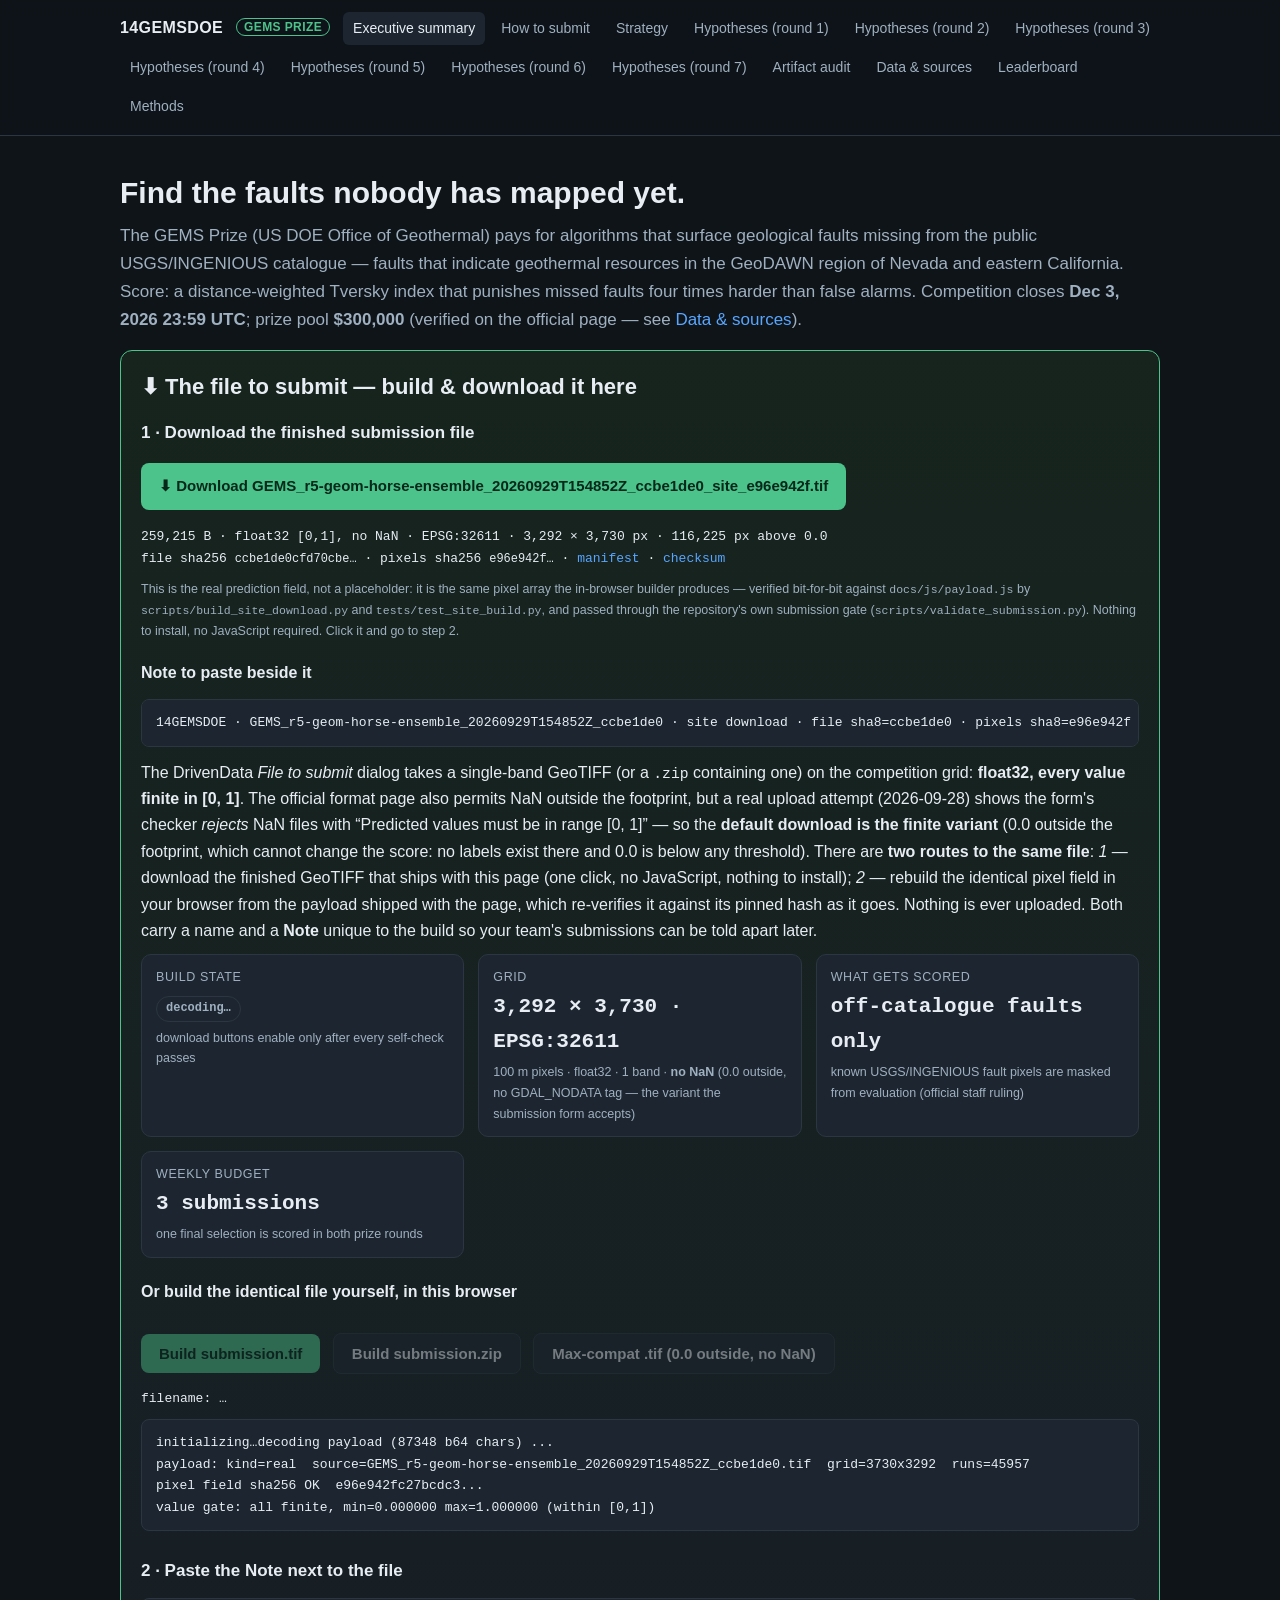
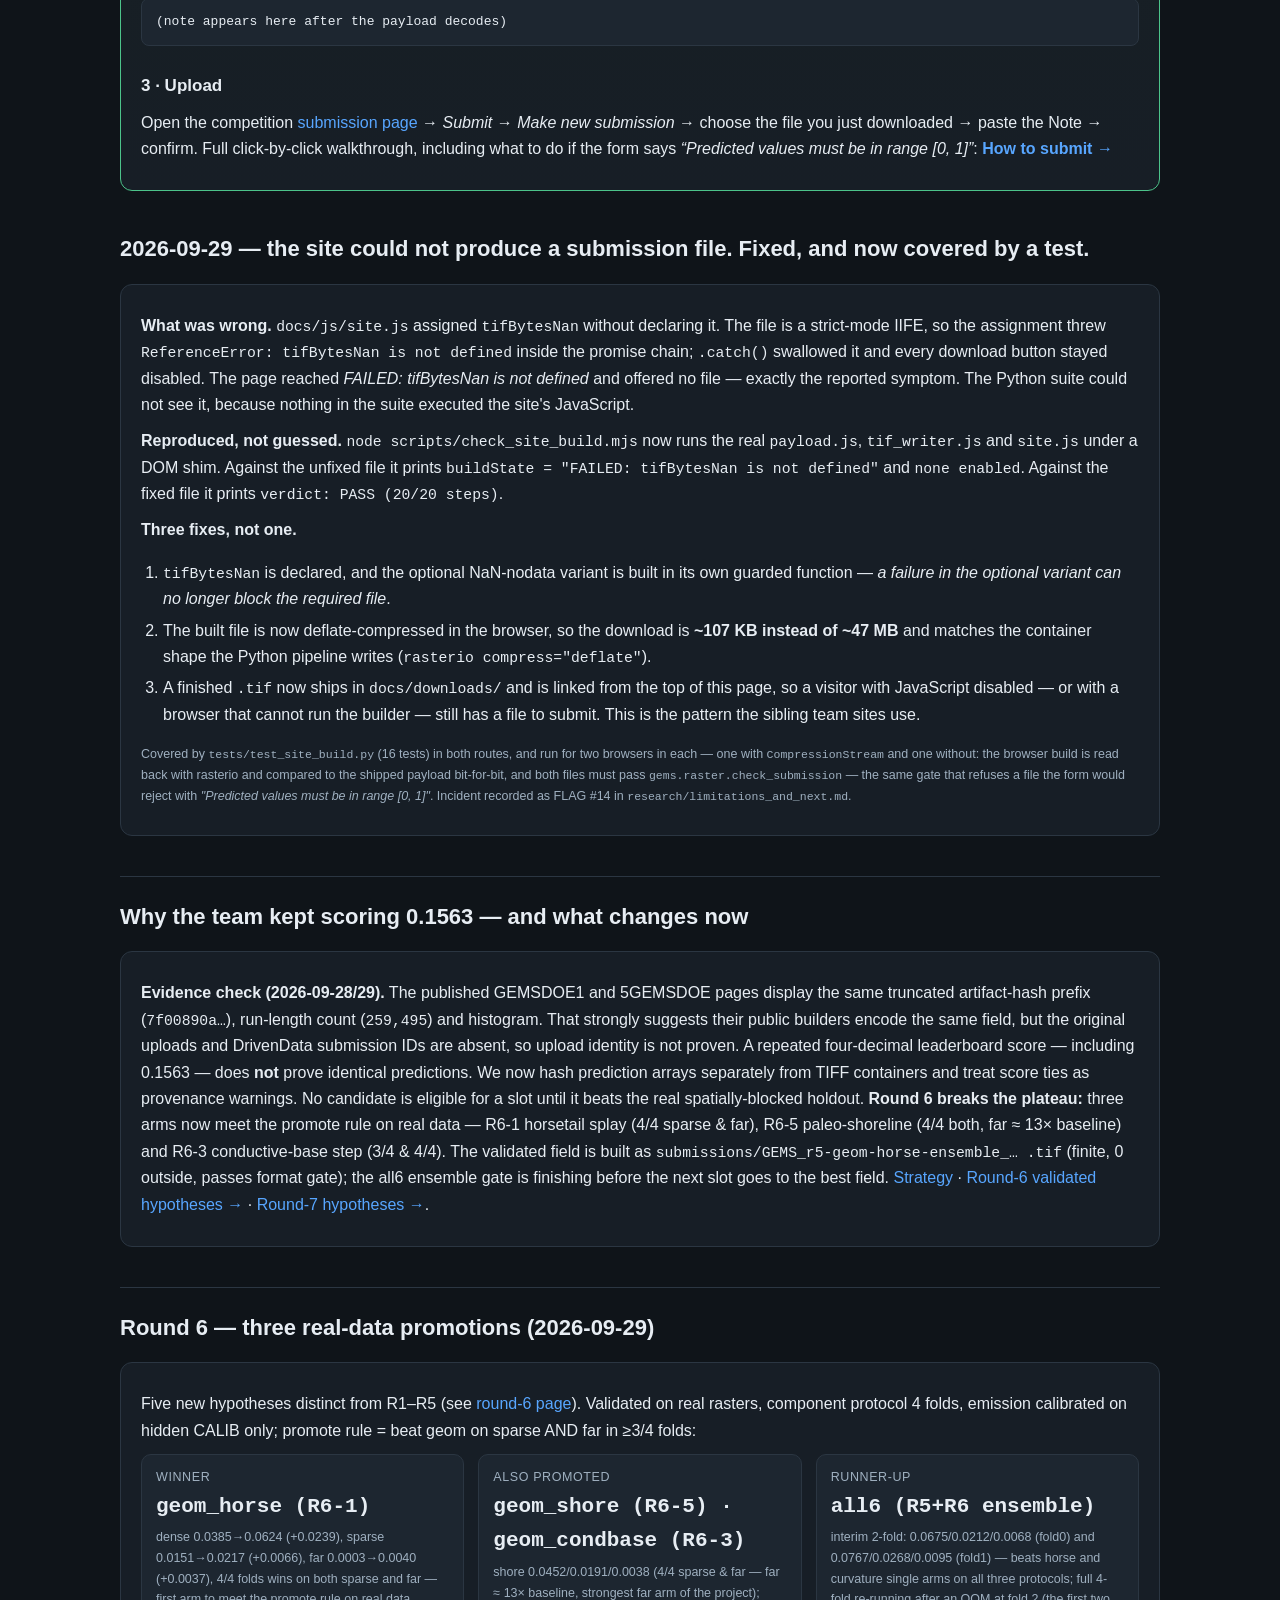
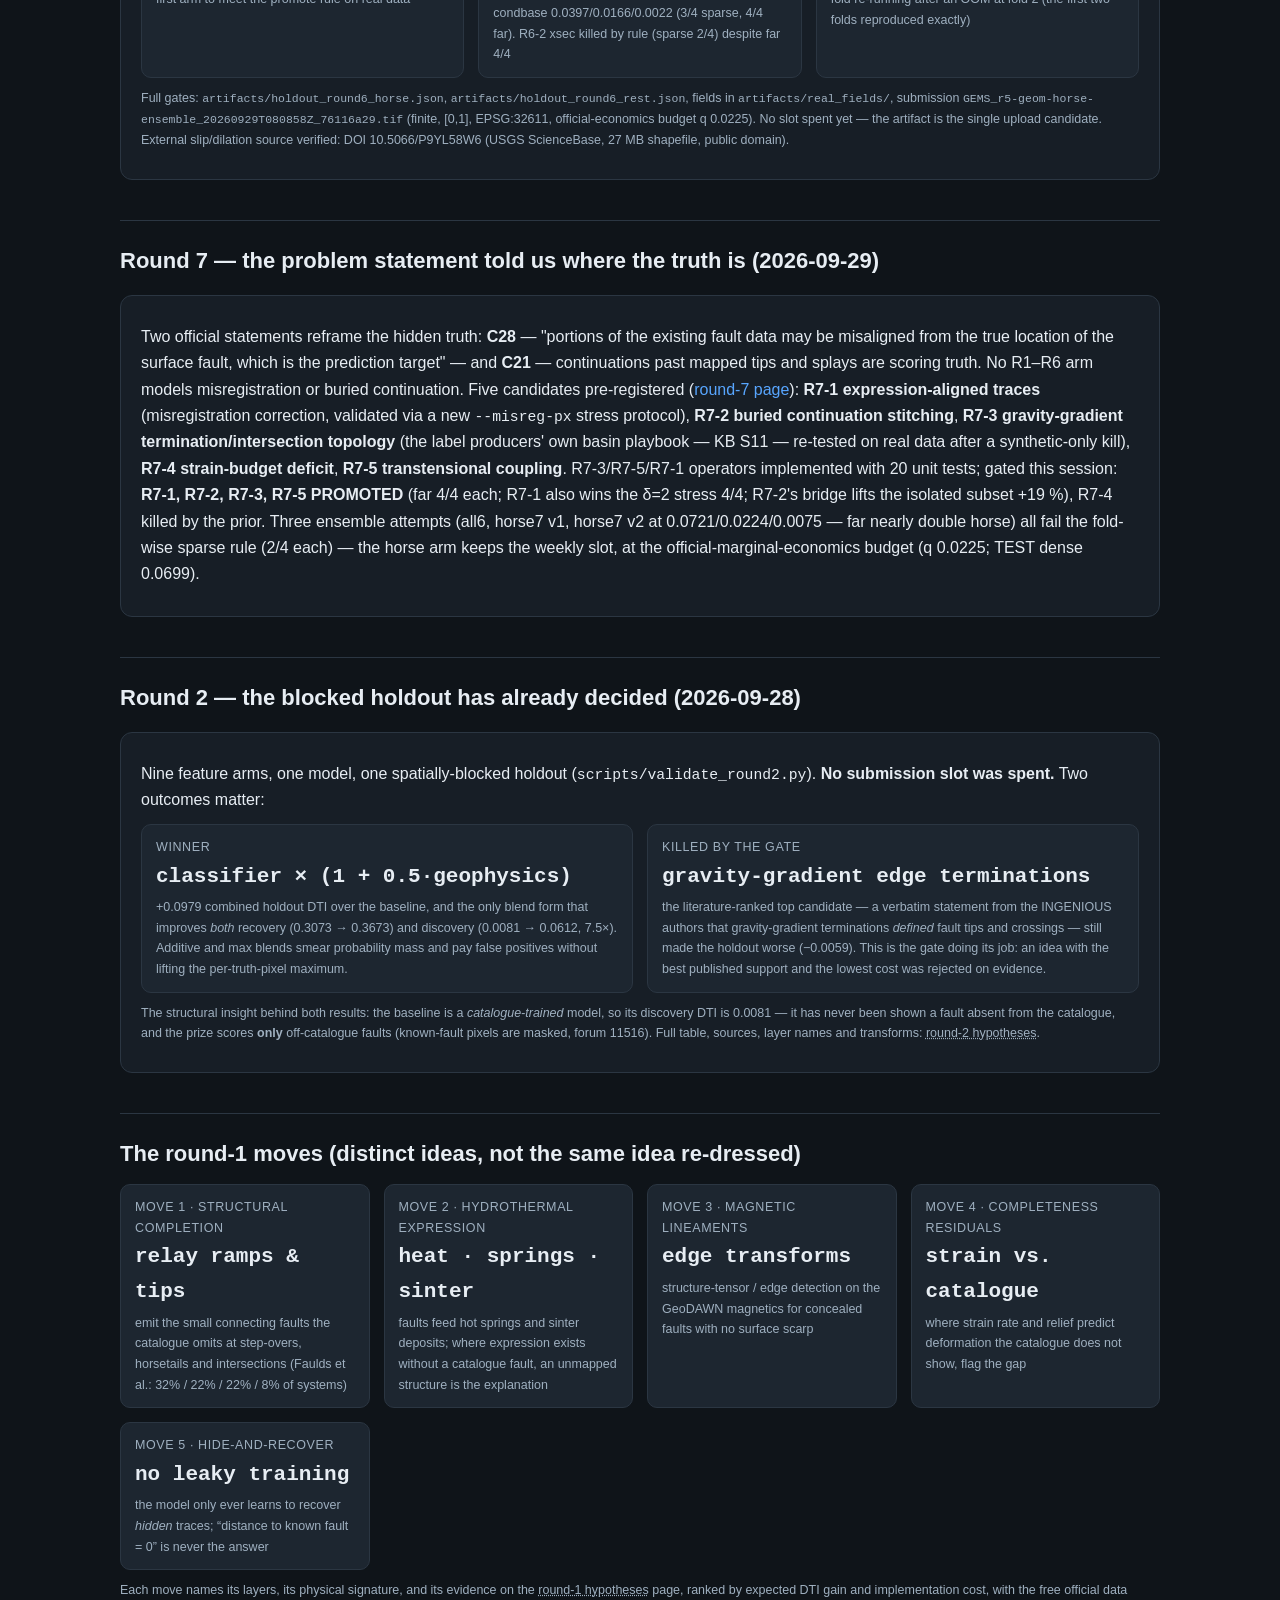
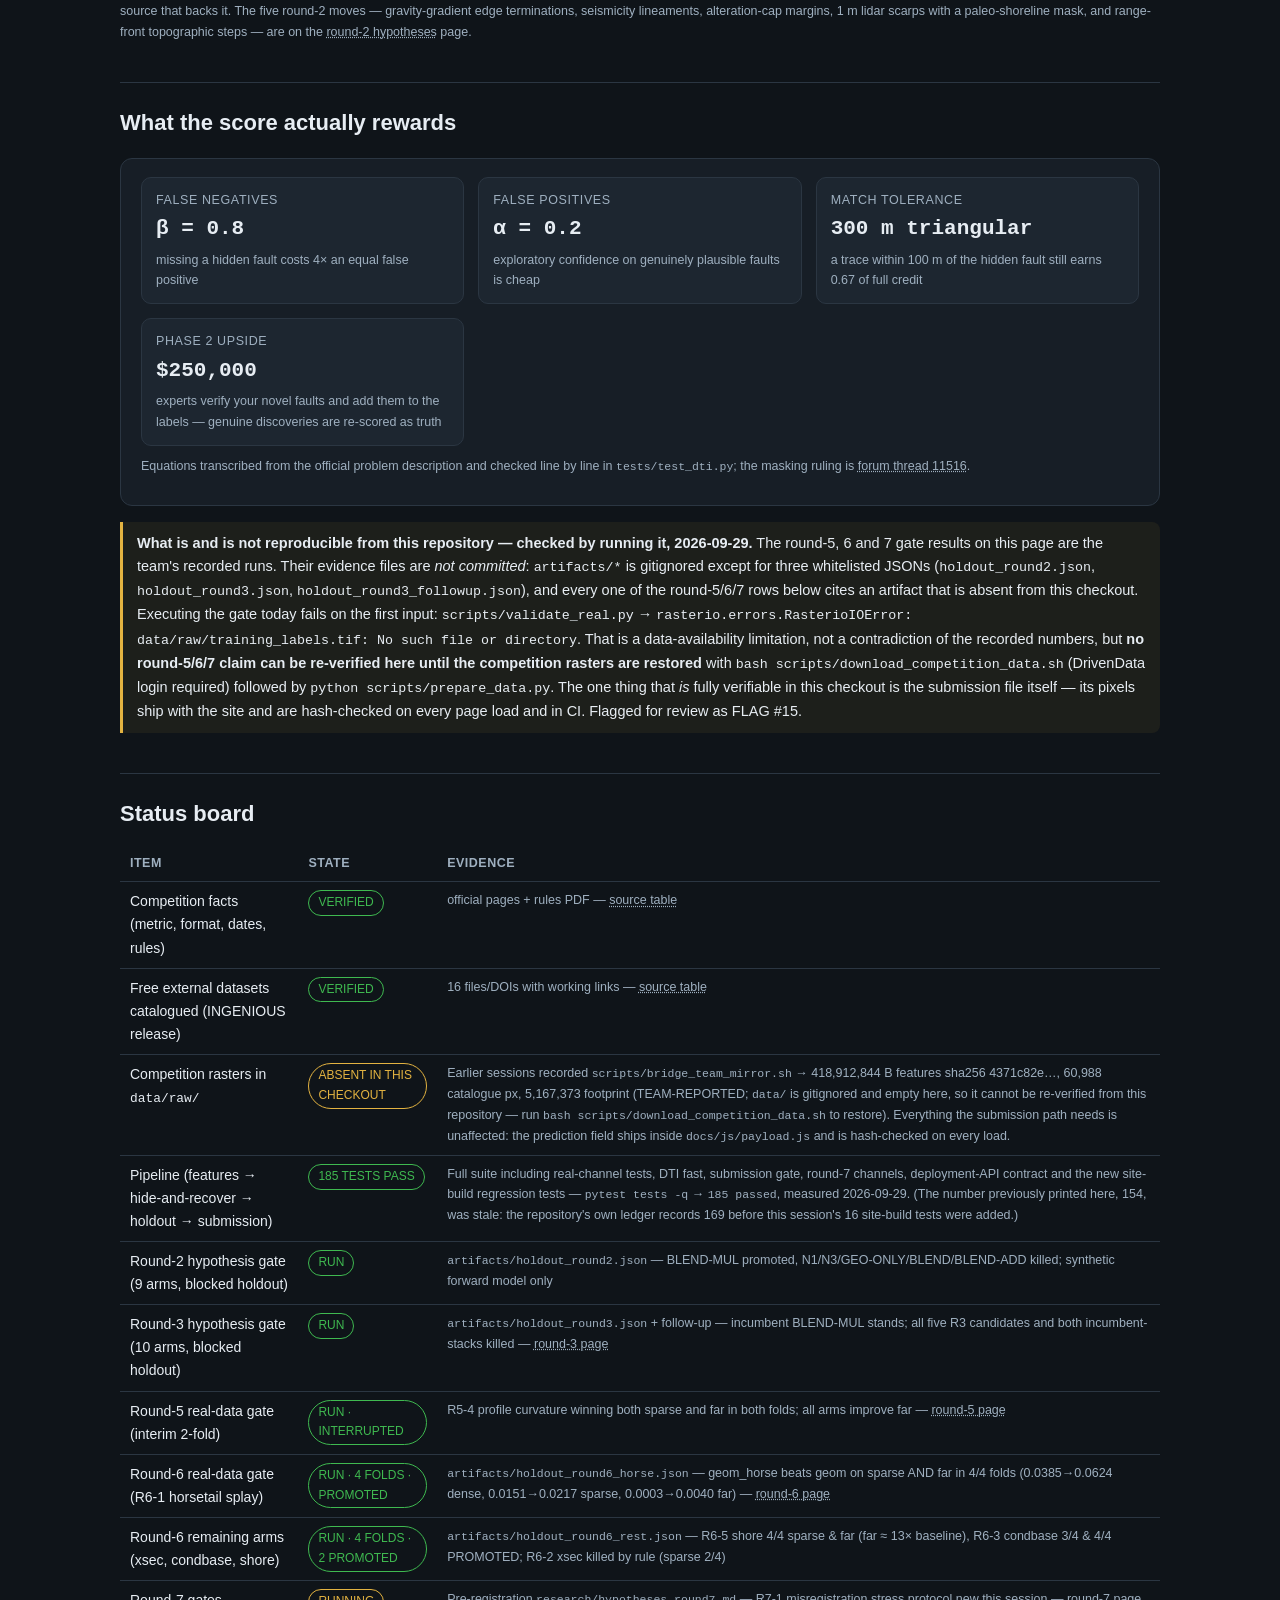
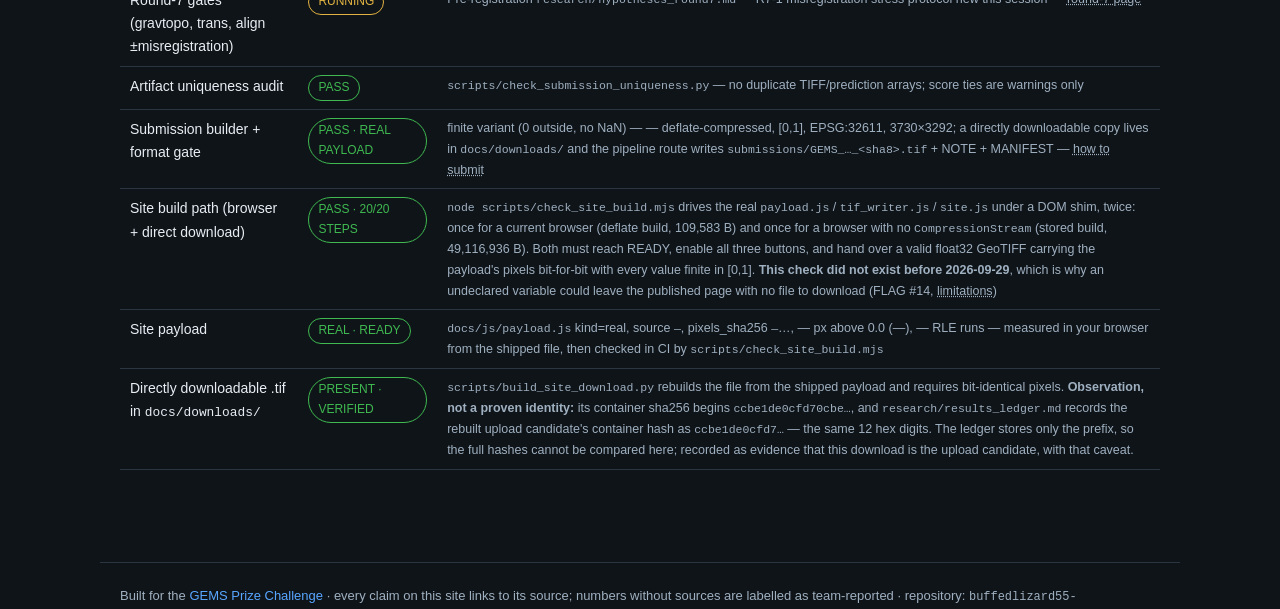
<file: index.html>
<!DOCTYPE html>
<meta charset="utf-8">
<title>14GEMSDOE — GEMS Prize submission builder</title>
<meta http-equiv="refresh" content="0; url=docs/index.html">
<link rel="canonical" href="docs/index.html">
<style>
  :root { color-scheme: light dark; }
  body {
    margin: 0; min-height: 100vh; display: grid; place-items: center;
    font: 16px/1.55 ui-sans-serif, system-ui, -apple-system, "Segoe UI", Roboto, sans-serif;
    background: #0b1220; color: #e8eef8; padding: 24px;
  }
  .card {
    max-width: 40rem; background: #121c30; border: 1px solid #24314d;
    border-radius: 14px; padding: 28px 32px;
  }
  h1 { font-size: 1.35rem; margin: 0 0 .5rem; }
  p  { margin: .4rem 0; color: #b9c6dd; }
  a  { color: #7dd3fc; }
  code { background: #0b1220; border: 1px solid #24314d; border-radius: 5px; padding: 1px 5px; }
</style>
<div class="card">
  <h1>14GEMSDOE — GEMS Prize Challenge</h1>
  <p>Taking you to the live site: the executive summary and the one-click
     <code>.tif</code> submission builder.</p>
  <p><a href="docs/index.html">Continue to the site →</a></p>
  <p>If the redirect does not fire, open
     <a href="docs/index.html"><code>docs/index.html</code></a> directly.</p>
</div>
</file>
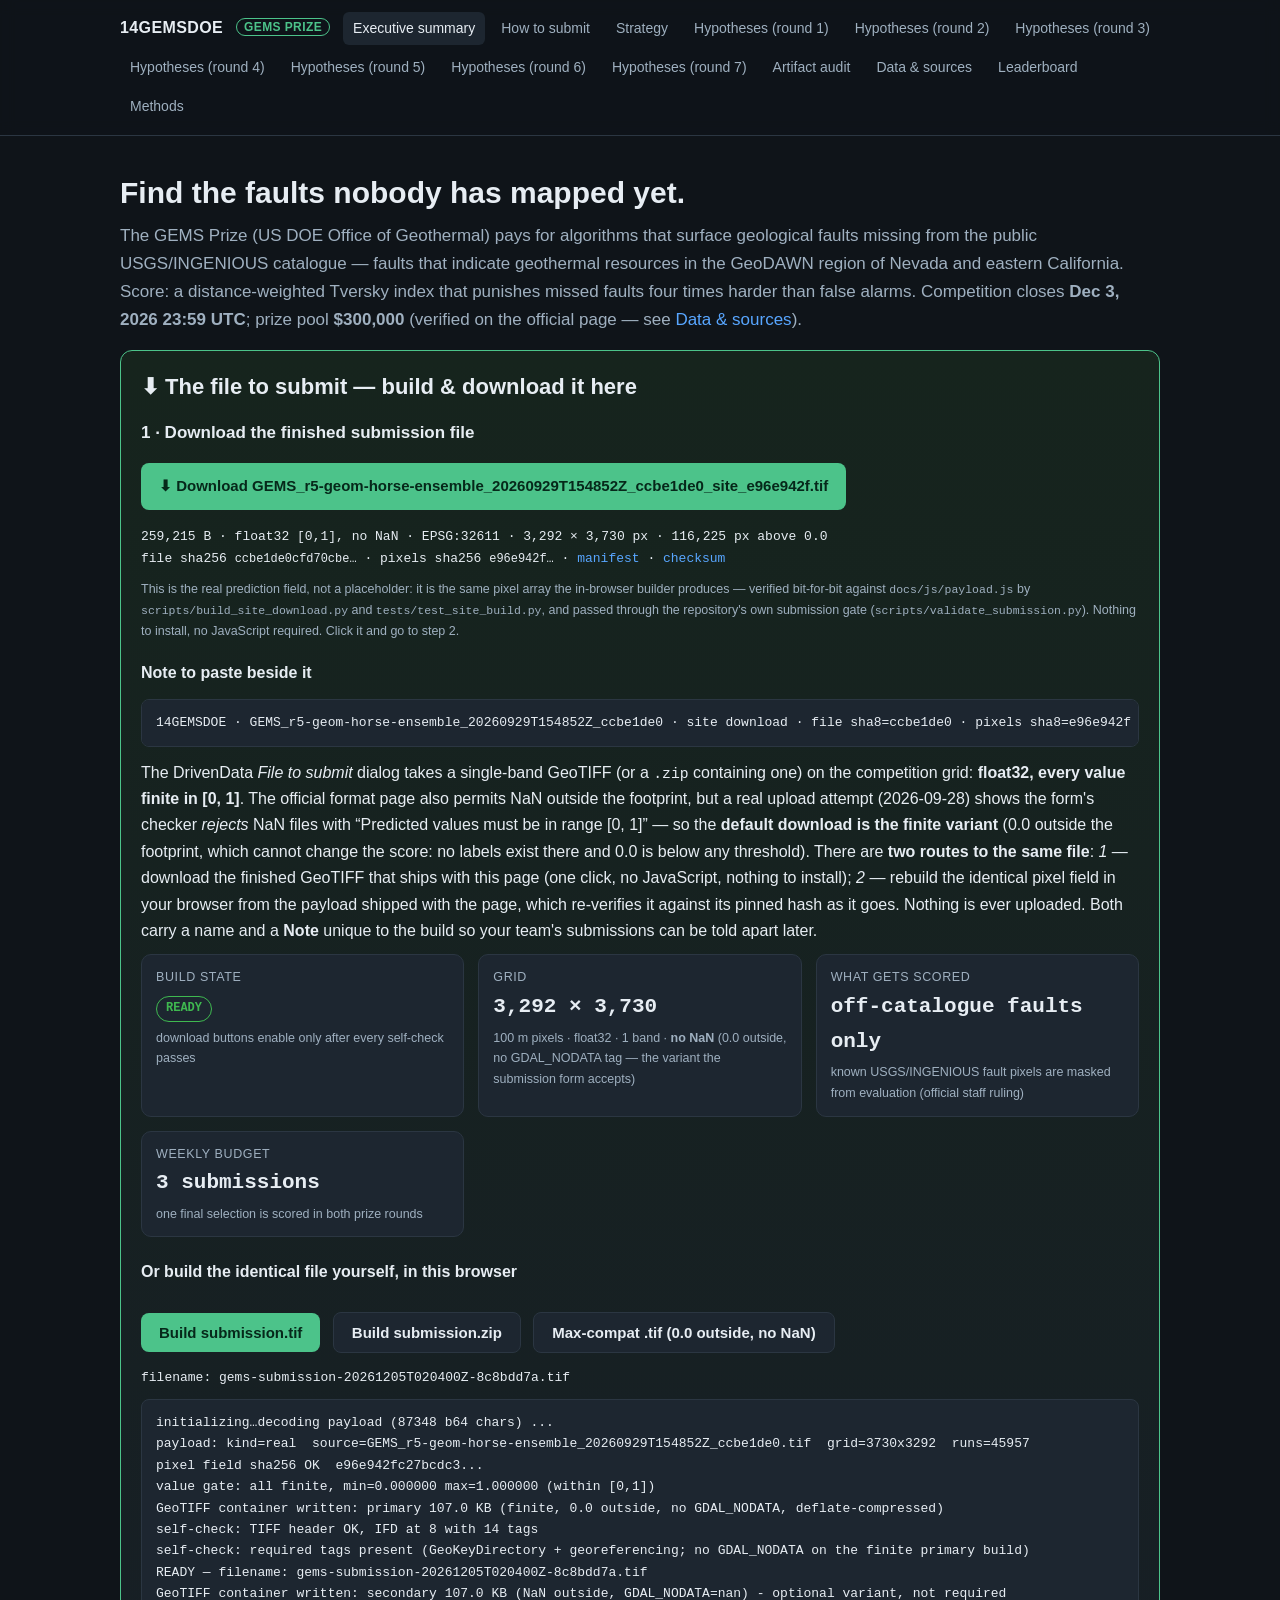
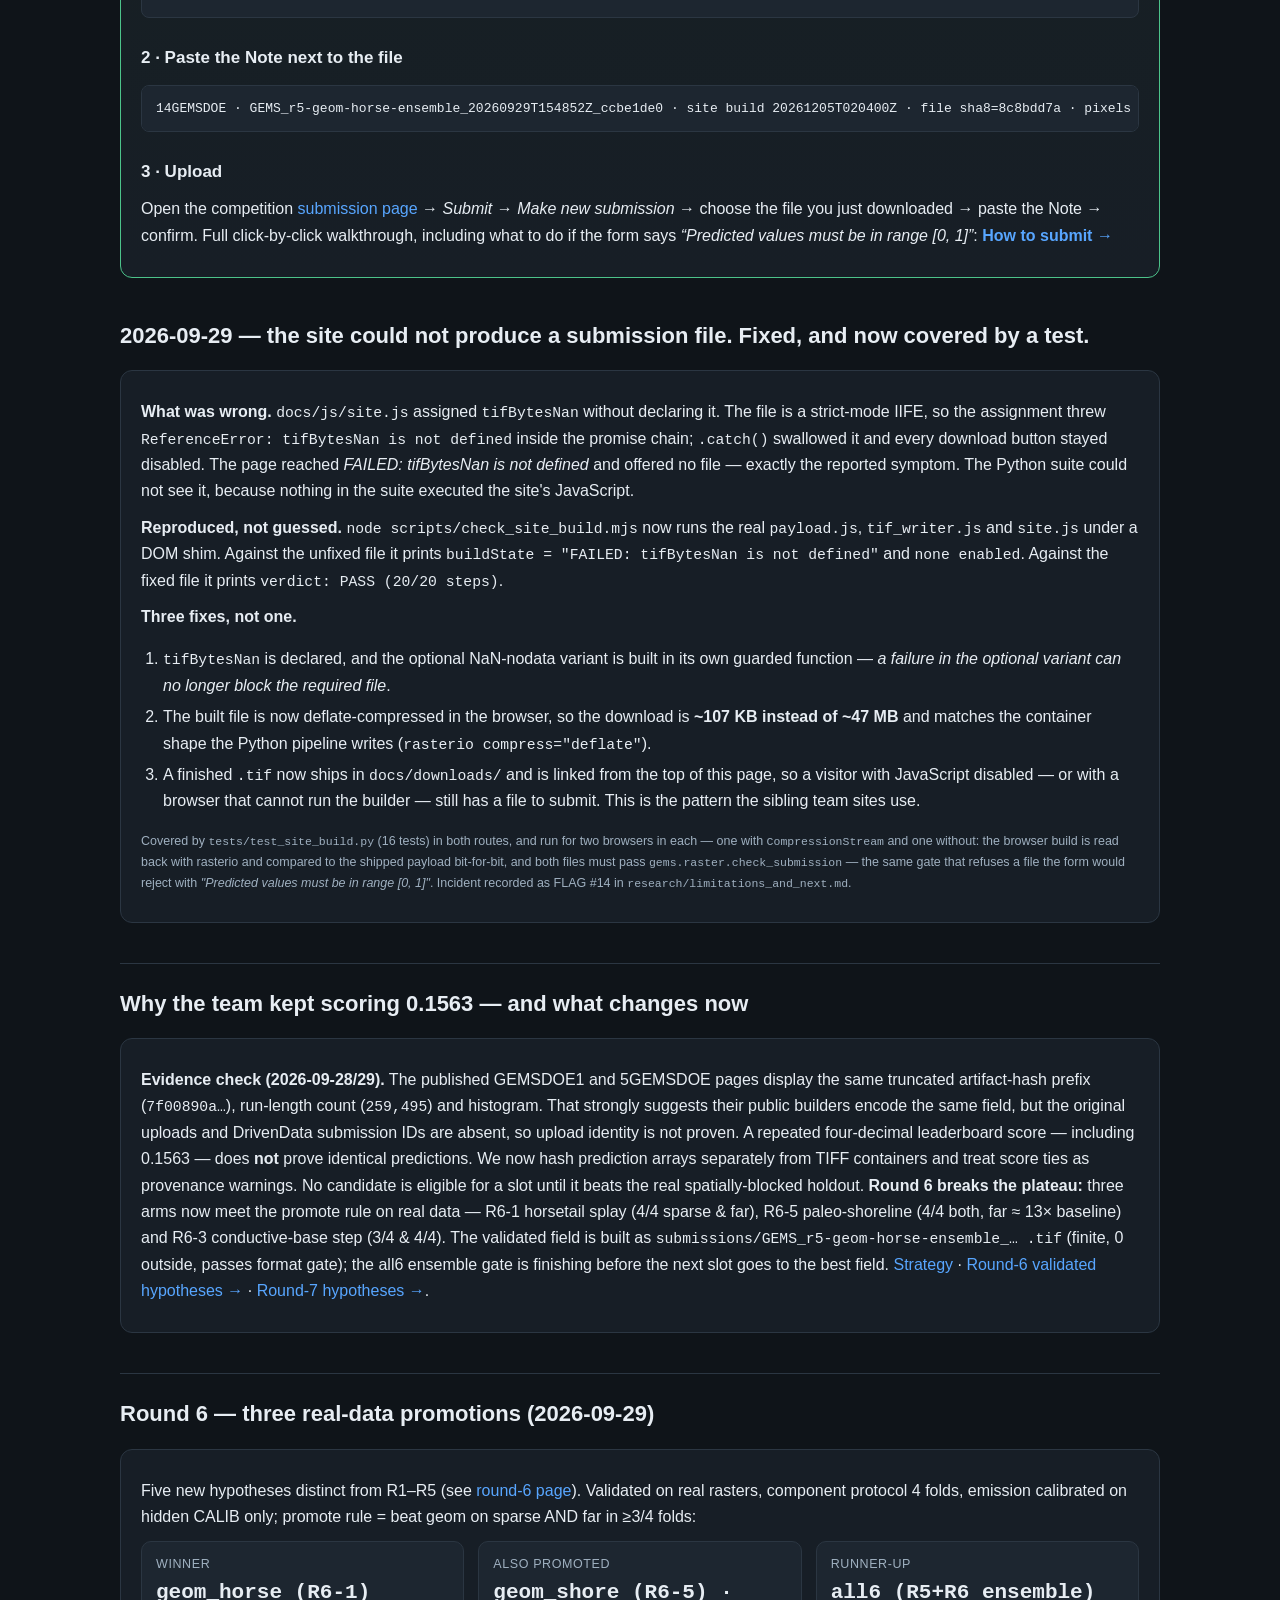
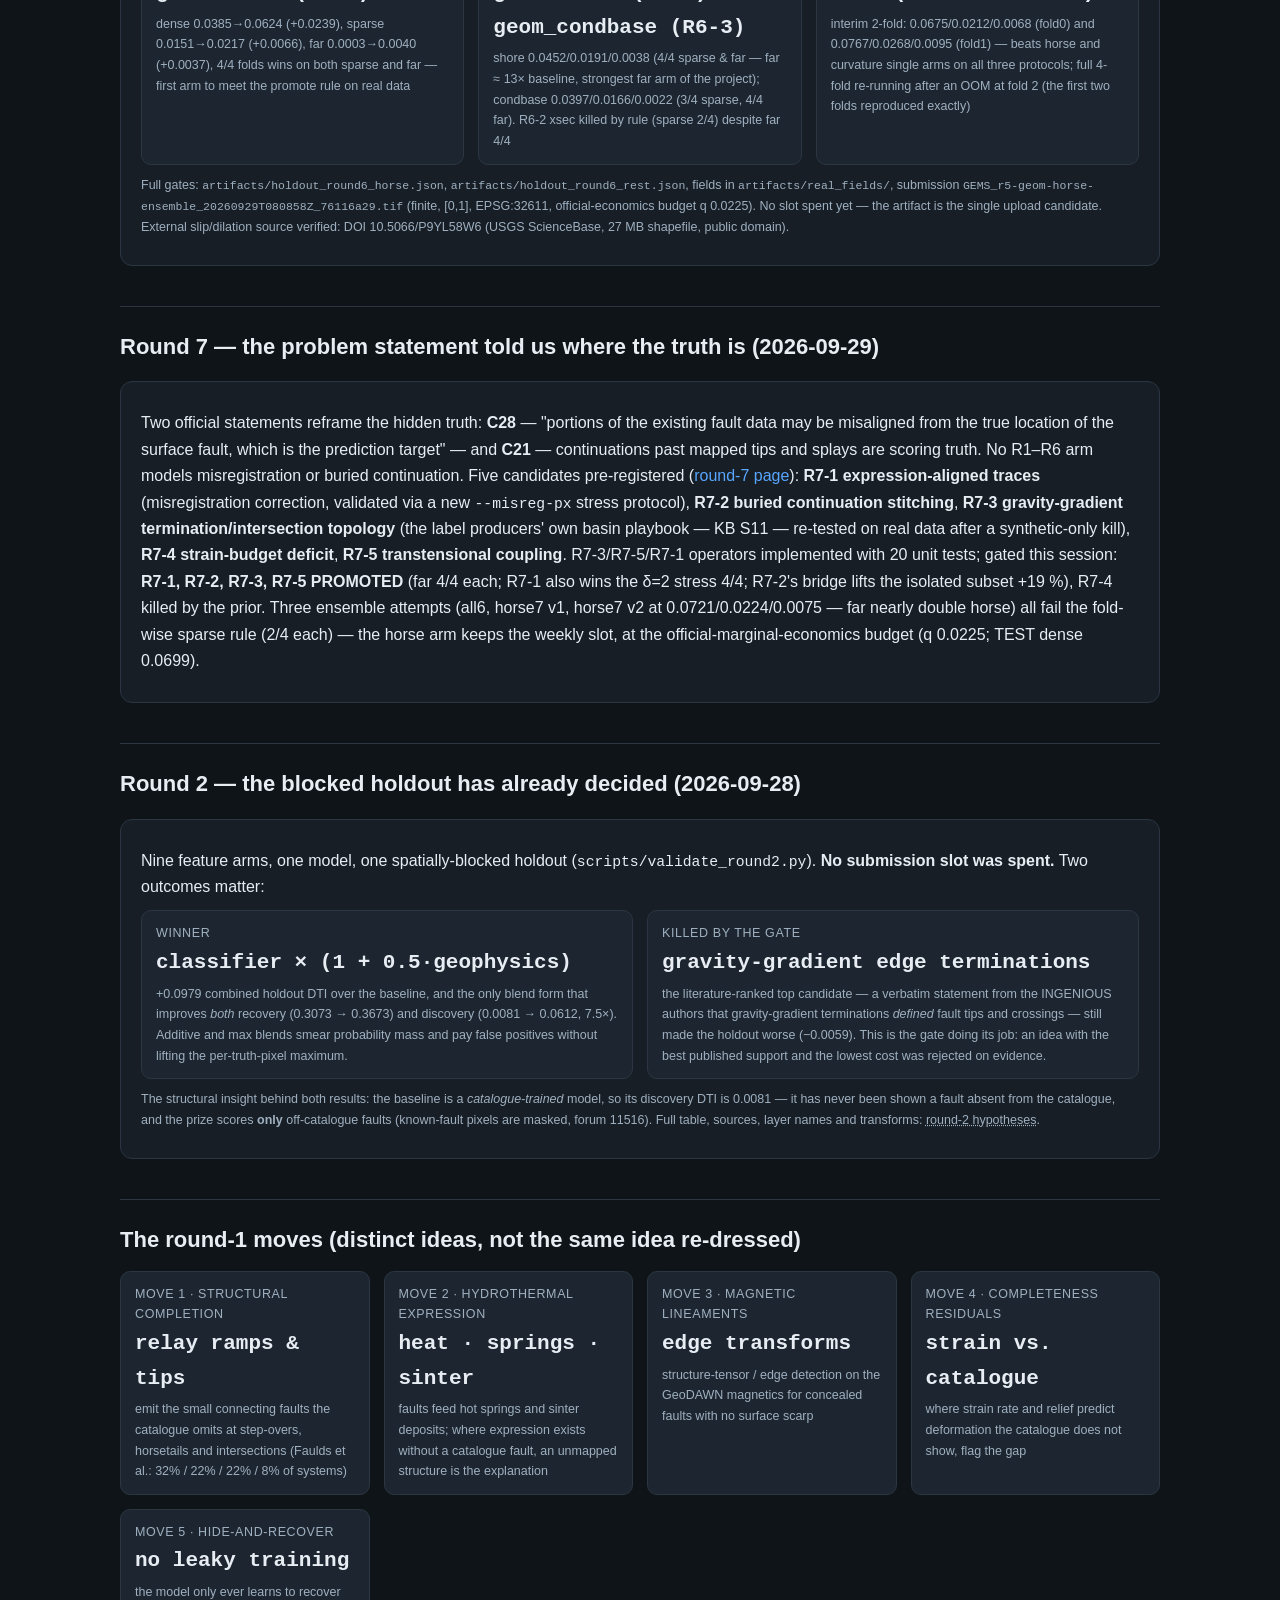
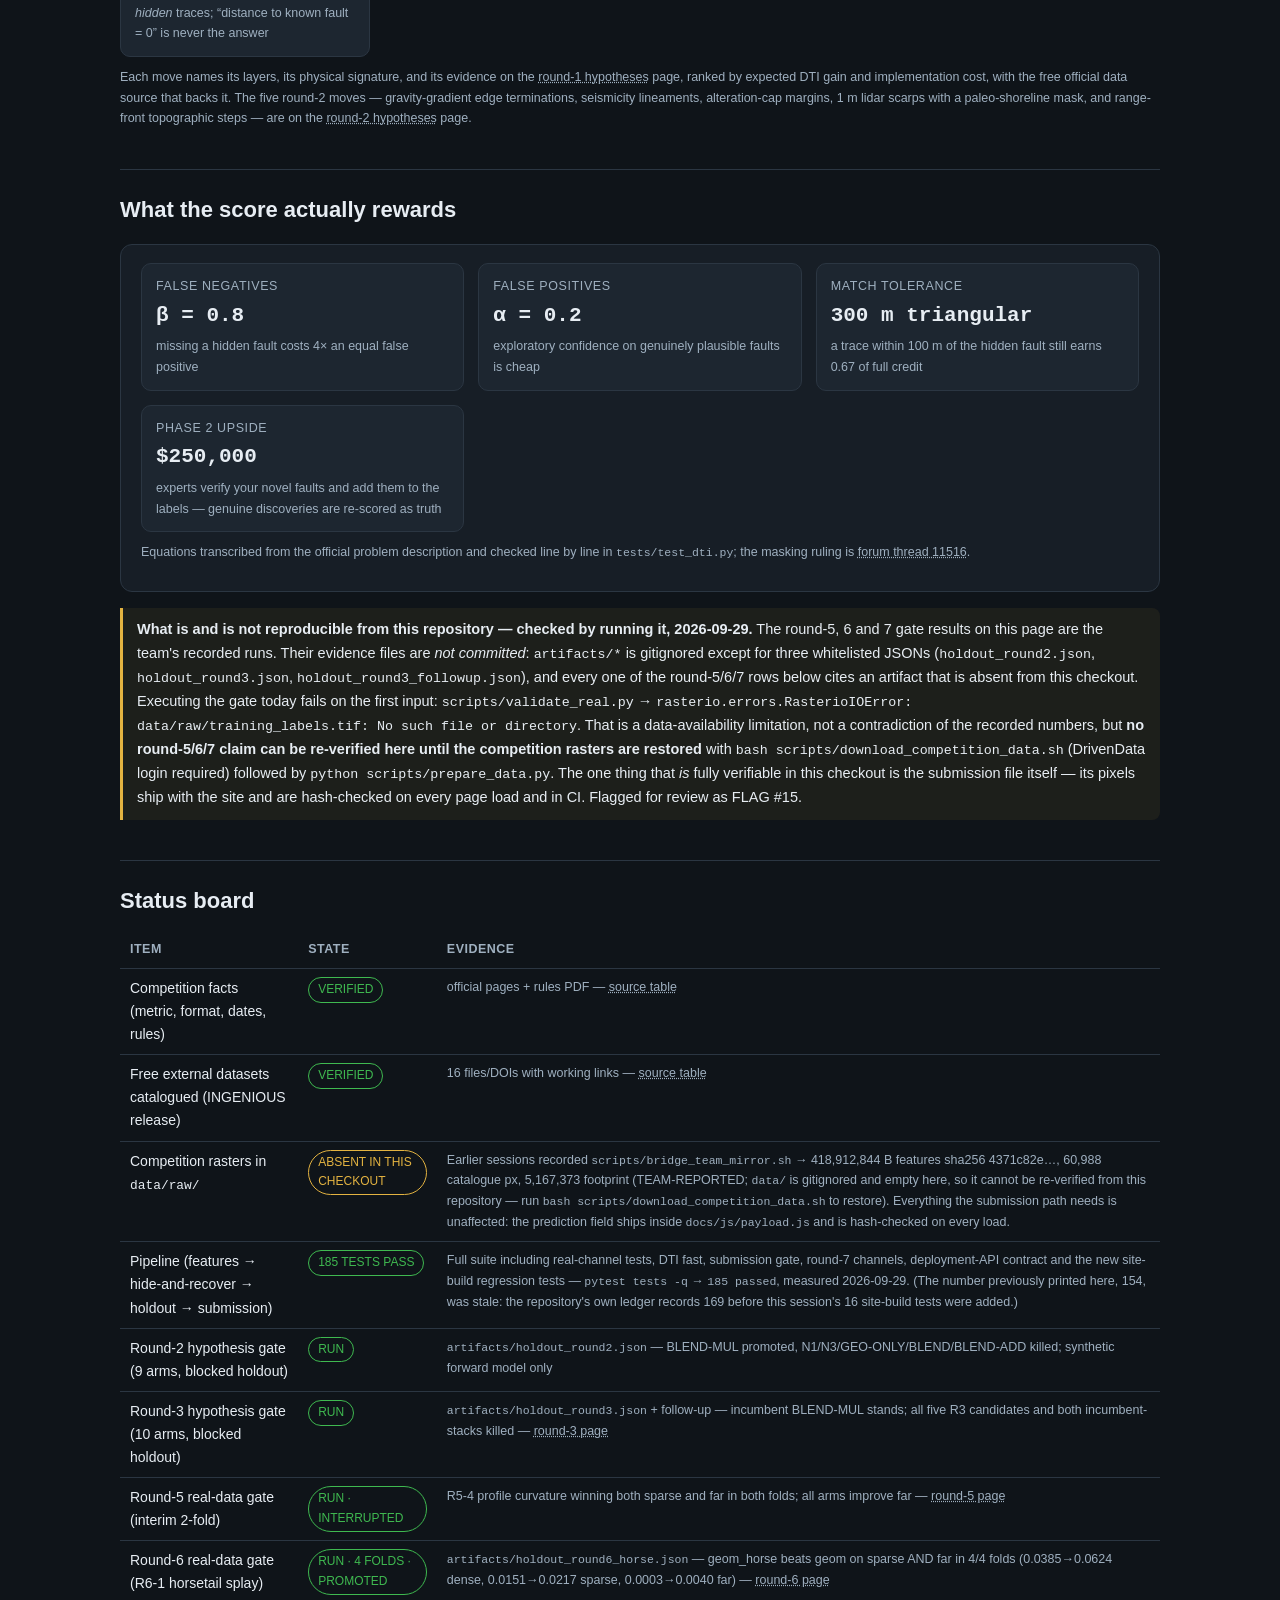
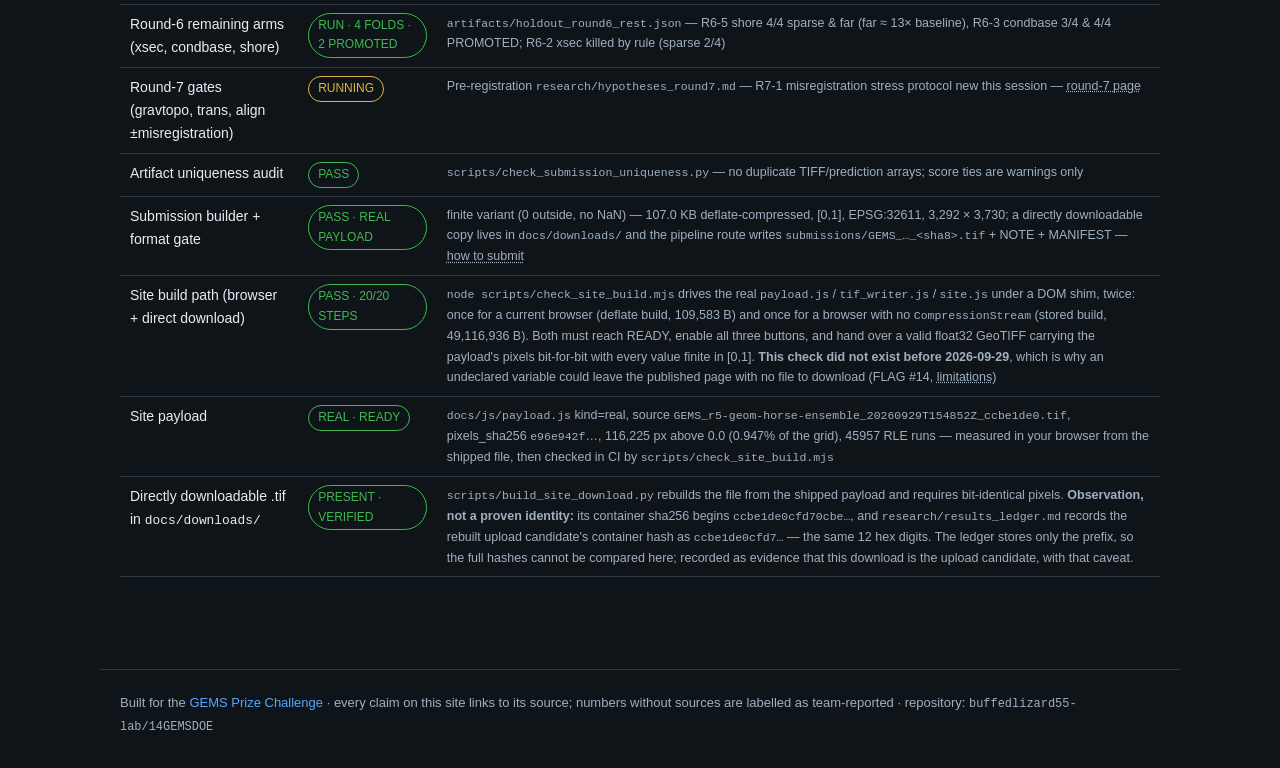
<file: docs/index.html>
<!DOCTYPE html>
<html lang="en">
<head>
<meta charset="utf-8">
<meta name="viewport" content="width=device-width, initial-scale=1">
<title>14GEMSDOE — GEMS Prize submission builder</title>
<meta name="description" content="Build and download a format-validated GEMS Prize submission GeoTIFF in one click, plus the verified research, hypotheses, and pipeline behind it.">
<link rel="stylesheet" href="css/site.css">
</head>
<body>
<header><nav class="nav">
  <span class="brand">14GEMSDOE <span class="tag">GEMS PRIZE</span></span>
  <a href="index.html" class="active">Executive summary</a>
  <a href="how-to-submit.html">How to submit</a>
  <a href="strategy.html">Strategy</a>
  <a href="hypotheses.html">Hypotheses (round 1)</a>
  <a href="hypotheses-round2.html">Hypotheses (round 2)</a>
  <a href="hypotheses-round3.html">Hypotheses (round 3)</a>
  <a href="hypotheses-round4.html">Hypotheses (round 4)</a>
  <a href="hypotheses-round5.html">Hypotheses (round 5)</a>
  <a href="hypotheses-round6.html">Hypotheses (round 6)</a>
  <a href="hypotheses-round7.html">Hypotheses (round 7)</a>
  <a href="audit.html">Artifact audit</a>
  <a href="data.html">Data &amp; sources</a>
  <a href="leaderboard.html">Leaderboard</a>
  <a href="methods.html">Methods</a>
</nav></header>

<main>
<h1>Find the faults nobody has mapped yet.</h1>
<p class="lede">
The GEMS Prize (US DOE Office of Geothermal) pays for algorithms that surface
geological faults missing from the public USGS/INGENIOUS catalogue — faults that
indicate geothermal resources in the GeoDAWN region of Nevada and eastern California.
Score: a distance-weighted Tversky index that punishes missed faults
four times harder than false alarms. Competition closes
<strong>Dec 3, 2026 23:59 UTC</strong>; prize pool <strong>$300,000</strong>
(verified on the official page — see <a href="data.html">Data &amp; sources</a>).
</p>

<div class="card hero" id="build-submission">
  <h2 style="border:0;padding:0;margin-top:0">⬇ The file to submit — build &amp; download it here</h2>
<!-- DIRECT-DOWNLOAD:BEGIN (generated by scripts/build_site_download.py) -->
<h3 style="margin-top:14px">1 · Download the finished submission file</h3>
<p><a class="btn primary" href="downloads/GEMS_r5-geom-horse-ensemble_20260929T154852Z_ccbe1de0_site_e96e942f.tif" download>⬇ Download GEMS_r5-geom-horse-ensemble_20260929T154852Z_ccbe1de0_site_e96e942f.tif</a></p>
<p class="kv mono" style="margin:6px 0 2px">259,215 B · float32 [0,1], no NaN · EPSG:32611 · 3,292 × 3,730 px · 116,225 px above 0.0<br>file sha256 <code>ccbe1de0cfd70cbe…</code> · pixels sha256 <code>e96e942f…</code> · <a href="downloads/manifest.json">manifest</a> · <a href="downloads/GEMS_r5-geom-horse-ensemble_20260929T154852Z_ccbe1de0_site_e96e942f.tif.sha256">checksum</a></p>
<p class="src">This is the real prediction field, not a placeholder: it is the same pixel array the in-browser builder produces — verified bit-for-bit against <code>docs/js/payload.js</code> by <code>scripts/build_site_download.py</code> and <code>tests/test_site_build.py</code>, and passed through the repository's own submission gate (<code>scripts/validate_submission.py</code>). Nothing to install, no JavaScript required. Click it and go to step 2.</p>
<h4 style="margin:18px 0 4px">Note to paste beside it</h4>
<pre id="noteTextStatic">14GEMSDOE · GEMS_r5-geom-horse-ensemble_20260929T154852Z_ccbe1de0 · site download · file sha8=ccbe1de0 · pixels sha8=e96e942f · 116,225 px > 0 · finite [0,1] no-NaN</pre>
<!-- DIRECT-DOWNLOAD:END -->
  <p>
  The DrivenData <em>File to submit</em> dialog takes a single-band GeoTIFF
  (or a <code>.zip</code> containing one) on the competition grid:
  <strong>float32, every value finite in [0, 1]</strong>. The official format
  page also permits NaN outside the footprint, but a real upload attempt
  (2026-09-28) shows the form's checker <em>rejects</em> NaN files with
  “Predicted values must be in range [0, 1]” — so the
  <strong>default download is the finite variant</strong> (0.0 outside
  the footprint, which cannot change the score: no labels exist there and 0.0
  is below any threshold). There are <strong>two routes to the same
  file</strong>: <em>1</em> — download the finished GeoTIFF that ships with
  this page (one click, no JavaScript, nothing to install); <em>2</em> — rebuild
  the identical pixel field in your browser from the payload shipped with the
  page, which re-verifies it against its pinned hash as it goes. Nothing is
  ever uploaded. Both carry a name and a <strong>Note</strong> unique to the
  build so your team's submissions can be told apart later.</p>

  <div id="demoBanner" class="note" style="display:none">
    <strong>DEMO payload loaded.</strong> The competition data sits behind a
    DrivenData login and is not in this repository yet, so the pixels below come
    from the synthetic test region — the container, validation, naming and note
    flow are exactly the real ones, but <em>do not upload this file</em>. Once
    <code>scripts/build_submission.py</code> has run on real data,
    <code>scripts/build_site_payload.py</code> swaps in the real field and this
    banner disappears.
  </div>

  <div class="grid2">
    <div class="stat"><div class="k">Build state</div><div class="v"><span id="buildState" class="pill">decoding…</span></div>
      <div class="s">download buttons enable only after every self-check passes</div></div>
    <div class="stat"><div class="k">Grid</div><div class="v" data-gems="payloadGrid">3,292 × 3,730 · EPSG:32611</div>
      <div class="s">100 m pixels · float32 · 1 band · <strong>no NaN</strong> (0.0 outside,
      no GDAL_NODATA tag — the variant the submission form accepts)</div></div>
    <div class="stat"><div class="k">What gets scored</div><div class="v">off-catalogue faults only</div>
      <div class="s">known USGS/INGENIOUS fault pixels are masked from evaluation
      (official staff ruling)</div></div>
    <div class="stat"><div class="k">Weekly budget</div><div class="v">3 submissions</div>
      <div class="s">one final selection is scored in both prize rounds</div></div>
  </div>

    <h4>Or build the identical file yourself, in this browser</h4>
  <button class="btn primary" id="btnTif" disabled>Build submission.tif</button>
  <button class="btn secondary" id="btnZip" disabled>Build submission.zip</button>
  <button class="btn secondary" id="btnCompat" disabled>Max-compat .tif (0.0 outside, no NaN)</button>
  <div class="kv mono" style="margin:8px 0">filename: <span id="btnName">…</span></div>
  <div id="buildStatus">initializing…</div>

  <h3>2 · Paste the Note next to the file</h3>
  <pre id="noteText">(note appears here after the payload decodes)</pre>

  <h3>3 · Upload</h3>
  <p>Open the competition <a href="https://www.drivendata.org/competitions/306/competition-doe-gems/"
  target="_blank" rel="noopener">submission page</a> → <em>Submit</em> → <em>Make new submission</em>
  → choose the file you just downloaded → paste the Note → confirm.
  Full click-by-click walkthrough, including what to do if the form says
  <em>“Predicted values must be in range [0, 1]”</em>:
  <a href="how-to-submit.html"><strong>How to submit →</strong></a></p>
</div>

<h2>2026-09-29 — the site could not produce a submission file. Fixed, and now covered by a test.</h2>
<div class="card">
<p><strong>What was wrong.</strong> <code>docs/js/site.js</code> assigned
<code>tifBytesNan</code> without declaring it. The file is a strict-mode IIFE, so the
assignment threw <code>ReferenceError: tifBytesNan is not defined</code> inside the
promise chain; <code>.catch()</code> swallowed it and every download button stayed
disabled. The page reached <em>FAILED: tifBytesNan is not defined</em> and offered no
file — exactly the reported symptom. The Python suite could not see it, because nothing
in the suite executed the site's JavaScript.</p>
<p><strong>Reproduced, not guessed.</strong> <code>node scripts/check_site_build.mjs</code>
now runs the real <code>payload.js</code>, <code>tif_writer.js</code> and
<code>site.js</code> under a DOM shim. Against the unfixed file it prints
<code>buildState = "FAILED: tifBytesNan is not defined"</code> and
<code>none enabled</code>. Against the fixed file it prints
<code>verdict: PASS (20/20 steps)</code>.</p>
<p><strong>Three fixes, not one.</strong></p>
<ol>
<li><code>tifBytesNan</code> is declared, and the optional NaN-nodata variant is built in
its own guarded function — <em>a failure in the optional variant can no longer block the
required file</em>.</li>
<li>The built file is now deflate-compressed in the browser, so the download is
<strong>~107 KB instead of ~47 MB</strong> and matches the container shape the Python
pipeline writes (<code>rasterio compress="deflate"</code>).</li>
<li>A finished <code>.tif</code> now ships in <code>docs/downloads/</code> and is linked
from the top of this page, so a visitor with JavaScript disabled — or with a browser that
cannot run the builder — still has a file to submit. This is the pattern the sibling team
sites use.</li>
</ol>
<p class="src">Covered by <code>tests/test_site_build.py</code> (16 tests) in both routes, and run for two browsers in each — one with <code>CompressionStream</code> and one without:
the browser build is read back with rasterio and compared to the shipped payload
bit-for-bit, and both files must pass <code>gems.raster.check_submission</code> — the same
gate that refuses a file the form would reject with
<em>"Predicted values must be in range [0, 1]"</em>. Incident recorded as FLAG #14 in
<code>research/limitations_and_next.md</code>.</p>
</div>

<h2>Why the team kept scoring 0.1563 — and what changes now</h2>
<div class="card">
<p><strong>Evidence check (2026-09-28/29).</strong> The published GEMSDOE1 and
5GEMSDOE pages display the same truncated artifact-hash prefix
(<code>7f00890a…</code>), run-length count (<code>259,495</code>) and histogram.
That strongly suggests their public builders encode the same field, but the
original uploads and DrivenData submission IDs are absent, so upload identity is
not proven. A repeated four-decimal leaderboard score — including 0.1563 — does
<strong>not</strong> prove identical predictions. We now hash prediction arrays
separately from TIFF containers and treat score ties as provenance warnings.
No candidate is eligible for a slot until it beats the real spatially-blocked
holdout. <strong>Round 6 breaks the plateau:</strong> three arms now meet the
promote rule on real data — R6-1 horsetail splay (4/4 sparse &amp; far),
R6-5 paleo-shoreline (4/4 both, far ≈ 13× baseline) and R6-3 conductive-base
step (3/4 &amp; 4/4). The validated field is built
as <code>submissions/GEMS_r5-geom-horse-ensemble_… .tif</code> (finite, 0 outside,
passes format gate); the all6 ensemble gate is finishing before the next slot
goes to the best field. <a href="strategy.html">Strategy</a> ·
<a href="hypotheses-round6.html">Round-6 validated hypotheses →</a> ·
<a href="hypotheses-round7.html">Round-7 hypotheses →</a>.</p>
</div>

<h2>Round 6 — three real-data promotions (2026-09-29)</h2>
<div class="card">
<p>Five new hypotheses distinct from R1–R5 (see <a href="hypotheses-round6.html">round-6 page</a>). Validated on real rasters, component protocol 4 folds, emission calibrated on hidden CALIB only; promote rule = beat geom on sparse AND far in ≥3/4 folds:</p>
<div class="grid2">
  <div class="stat"><div class="k">Winner</div><div class="v">geom_horse (R6-1)</div>
    <div class="s">dense 0.0385→0.0624 (+0.0239), sparse 0.0151→0.0217 (+0.0066), far 0.0003→0.0040 (+0.0037), 4/4 folds wins on both sparse and far — first arm to meet the promote rule on real data</div></div>
  <div class="stat"><div class="k">Also promoted</div><div class="v">geom_shore (R6-5) · geom_condbase (R6-3)</div>
    <div class="s">shore 0.0452/0.0191/0.0038 (4/4 sparse &amp; far — far ≈ 13× baseline, strongest far arm of the project); condbase 0.0397/0.0166/0.0022 (3/4 sparse, 4/4 far). R6-2 xsec killed by rule (sparse 2/4) despite far 4/4</div></div>
  <div class="stat"><div class="k">Runner-up</div><div class="v">all6 (R5+R6 ensemble)</div>
    <div class="s">interim 2-fold: 0.0675/0.0212/0.0068 (fold0) and 0.0767/0.0268/0.0095 (fold1) — beats horse and curvature single arms on all three protocols; full 4-fold re-running after an OOM at fold 2 (the first two folds reproduced exactly)</div></div>
</div>
<p class="src">Full gates: <code>artifacts/holdout_round6_horse.json</code>, <code>artifacts/holdout_round6_rest.json</code>, fields in <code>artifacts/real_fields/</code>, submission <code>GEMS_r5-geom-horse-ensemble_20260929T080858Z_76116a29.tif</code> (finite, [0,1], EPSG:32611, official-economics budget q 0.0225). No slot spent yet — the artifact is the single upload candidate. External slip/dilation source verified: DOI 10.5066/P9YL58W6 (USGS ScienceBase, 27 MB shapefile, public domain).</p>
</div>

<h2>Round 7 — the problem statement told us where the truth is (2026-09-29)</h2>
<div class="card">
<p>Two official statements reframe the hidden truth: <strong>C28</strong> — "portions of the existing fault data may be misaligned from the true location of the surface fault, which is the prediction target" — and <strong>C21</strong> — continuations past mapped tips and splays are scoring truth. No R1–R6 arm models misregistration or buried continuation. Five candidates pre-registered (<a href="hypotheses-round7.html">round-7 page</a>): <strong>R7-1 expression-aligned traces</strong> (misregistration correction, validated via a new <code>--misreg-px</code> stress protocol), <strong>R7-2 buried continuation stitching</strong>, <strong>R7-3 gravity-gradient termination/intersection topology</strong> (the label producers' own basin playbook — KB S11 — re-tested on real data after a synthetic-only kill), <strong>R7-4 strain-budget deficit</strong>, <strong>R7-5 transtensional coupling</strong>. R7-3/R7-5/R7-1 operators implemented with 20 unit tests; gated this session: <strong>R7-1, R7-2, R7-3, R7-5 PROMOTED</strong> (far 4/4 each; R7-1 also wins the δ=2 stress 4/4; R7-2's bridge lifts the isolated subset +19 %), R7-4 killed by the prior. Three ensemble attempts (all6, horse7 v1, horse7 v2 at 0.0721/0.0224/0.0075 — far nearly double horse) all fail the fold-wise sparse rule (2/4 each) — the horse arm keeps the weekly slot, at the official-marginal-economics budget (q 0.0225; TEST dense 0.0699).</p>
</div>

<h2>Round 2 — the blocked holdout has already decided (2026-09-28)</h2>
<div class="card">
<p>Nine feature arms, one model, one spatially-blocked holdout
(<code>scripts/validate_round2.py</code>). <strong>No submission slot was
spent.</strong> Two outcomes matter:</p>
<div class="grid2">
  <div class="stat"><div class="k">Winner</div><div class="v">classifier × (1 + 0.5·geophysics)</div>
    <div class="s">+0.0979 combined holdout DTI over the baseline, and the only
    blend form that improves <em>both</em> recovery (0.3073 → 0.3673) and
    discovery (0.0081 → 0.0612, 7.5×). Additive and max blends smear probability
    mass and pay false positives without lifting the per-truth-pixel maximum.</div></div>
  <div class="stat"><div class="k">Killed by the gate</div><div class="v">gravity-gradient edge terminations</div>
    <div class="s">the literature-ranked top candidate — a verbatim statement from
    the INGENIOUS authors that gravity-gradient terminations <em>defined</em>
    fault tips and crossings — still made the holdout worse (−0.0059). This is
    the gate doing its job: an idea with the best published support and the
    lowest cost was rejected on evidence.</div></div>
</div>
<p class="src">The structural insight behind both results: the baseline is a
<em>catalogue-trained</em> model, so its discovery DTI is 0.0081 — it has never
been shown a fault absent from the catalogue, and the prize scores
<strong>only</strong> off-catalogue faults (known-fault pixels are masked, forum
11516). Full table, sources, layer names and transforms:
<a href="hypotheses-round2.html">round-2 hypotheses</a>.</p>
</div>

<h2>The round-1 moves (distinct ideas, not the same idea re-dressed)</h2>
<div class="grid2">
  <div class="stat"><div class="k">Move 1 · structural completion</div><div class="v">relay ramps &amp; tips</div>
    <div class="s">emit the small connecting faults the catalogue omits at step-overs,
    horsetails and intersections (Faulds et al.: 32% / 22% / 22% / 8% of systems)</div></div>
  <div class="stat"><div class="k">Move 2 · hydrothermal expression</div><div class="v">heat · springs · sinter</div>
    <div class="s">faults feed hot springs and sinter deposits; where expression exists
    without a catalogue fault, an unmapped structure is the explanation</div></div>
  <div class="stat"><div class="k">Move 3 · magnetic lineaments</div><div class="v">edge transforms</div>
    <div class="s">structure-tensor / edge detection on the GeoDAWN magnetics for
    concealed faults with no surface scarp</div></div>
  <div class="stat"><div class="k">Move 4 · completeness residuals</div><div class="v">strain vs. catalogue</div>
    <div class="s">where strain rate and relief predict deformation the catalogue
    does not show, flag the gap</div></div>
  <div class="stat"><div class="k">Move 5 · hide-and-recover</div><div class="v">no leaky training</div>
    <div class="s">the model only ever learns to recover <em>hidden</em> traces;
    “distance to known fault = 0” is never the answer</div></div>
</div>
<p class="src">Each move names its layers, its physical signature, and its
evidence on the <a href="hypotheses.html">round-1 hypotheses</a> page, ranked by
expected DTI gain and implementation cost, with the free official data source
that backs it. The five round-2 moves — gravity-gradient edge terminations,
seismicity lineaments, alteration-cap margins, 1&nbsp;m lidar scarps with a
paleo-shoreline mask, and range-front topographic steps — are on the
<a href="hypotheses-round2.html">round-2 hypotheses</a> page.</p>

<h2>What the score actually rewards</h2>
<div class="card">
<div class="grid2">
  <div class="stat"><div class="k">False negatives</div><div class="v">β = 0.8</div>
    <div class="s">missing a hidden fault costs 4× an equal false positive</div></div>
  <div class="stat"><div class="k">False positives</div><div class="v">α = 0.2</div>
    <div class="s">exploratory confidence on genuinely plausible faults is cheap</div></div>
  <div class="stat"><div class="k">Match tolerance</div><div class="v">300 m triangular</div>
    <div class="s">a trace within 100 m of the hidden fault still earns 0.67 of full credit</div></div>
  <div class="stat"><div class="k">Phase 2 upside</div><div class="v">$250,000</div>
    <div class="s">experts verify your novel faults and add them to the labels —
    genuine discoveries are re-scored as truth</div></div>
</div>
<p class="src">Equations transcribed from the official problem description and
checked line by line in <code>tests/test_dti.py</code>; the masking ruling is
<a href="https://community.drivendata.org/t/scoring-clarification-are-known-usgs-ingenious-faults-masked-when-scoring-and-are-they-in-the-final-round-label-set/11516" target="_blank" rel="noopener">forum thread 11516</a>.</p>
</div>

<div class="note">
<strong>What is and is not reproducible from this repository — checked by running it, 2026-09-29.</strong>
The round-5, 6 and 7 gate results on this page are the team's recorded runs. Their
evidence files are <em>not committed</em>: <code>artifacts/*</code> is gitignored except
for three whitelisted JSONs (<code>holdout_round2.json</code>,
<code>holdout_round3.json</code>, <code>holdout_round3_followup.json</code>), and every
one of the round-5/6/7 rows below cites an artifact that is absent from this checkout.
Executing the gate today fails on the first input:
<code>scripts/validate_real.py</code> →
<code>rasterio.errors.RasterioIOError: data/raw/training_labels.tif: No such file or
directory</code>. That is a data-availability limitation, not a contradiction of the
recorded numbers, but <strong>no round-5/6/7 claim can be re-verified here until the
competition rasters are restored</strong> with
<code>bash scripts/download_competition_data.sh</code> (DrivenData login required) followed
by <code>python scripts/prepare_data.py</code>. The one thing that <em>is</em> fully
verifiable in this checkout is the submission file itself — its pixels ship with the site
and are hash-checked on every page load and in CI. Flagged for review as FLAG&nbsp;#15.
</div>

<h2>Status board</h2>
<table>
<tr><th>Item</th><th>State</th><th>Evidence</th></tr>
<tr><td>Competition facts (metric, format, dates, rules)</td>
    <td><span class="pill ok">VERIFIED</span></td>
    <td class="src">official pages + rules PDF — <a href="data.html">source table</a></td></tr>
<tr><td>Free external datasets catalogued (INGENIOUS release)</td>
    <td><span class="pill ok">VERIFIED</span></td>
    <td class="src">16 files/DOIs with working links — <a href="data.html">source table</a></td></tr>
<tr><td>Competition rasters in <code>data/raw/</code></td>
    <td><span class="pill warn">ABSENT IN THIS CHECKOUT</span></td>
    <td class="src">Earlier sessions recorded <code>scripts/bridge_team_mirror.sh</code> →
    418,912,844 B features sha256 4371c82e…, 60,988 catalogue px, 5,167,373 footprint
    (TEAM-REPORTED; <code>data/</code> is gitignored and empty here, so it cannot be
    re-verified from this repository — run <code>bash scripts/download_competition_data.sh</code>
    to restore). Everything the submission path needs is unaffected: the prediction field
    ships inside <code>docs/js/payload.js</code> and is hash-checked on every load.</td></tr>
<tr><td>Pipeline (features → hide-and-recover → holdout → submission)</td>
    <td><span class="pill ok">185 TESTS PASS</span></td>
    <td class="src">Full suite including real-channel tests, DTI fast, submission gate,
    round-7 channels, deployment-API contract and the new site-build regression tests —
    <code>pytest tests -q</code> → <code>185 passed</code>, measured 2026-09-29.
    (The number previously printed here, 154, was stale: the repository's own ledger
    records 169 before this session's 16 site-build tests were added.)</td></tr>
<tr><td>Round-2 hypothesis gate (9 arms, blocked holdout)</td>
    <td><span class="pill ok">RUN</span></td>
    <td class="src"><code>artifacts/holdout_round2.json</code> — BLEND-MUL promoted, N1/N3/GEO-ONLY/BLEND/BLEND-ADD killed; synthetic forward model only</td></tr>
<tr><td>Round-3 hypothesis gate (10 arms, blocked holdout)</td>
    <td><span class="pill ok">RUN</span></td>
    <td class="src"><code>artifacts/holdout_round3.json</code> + follow-up — incumbent BLEND-MUL stands; all five R3 candidates and both incumbent-stacks killed — <a href="hypotheses-round3.html">round-3 page</a></td></tr>
<tr><td>Round-5 real-data gate (interim 2-fold)</td>
    <td><span class="pill ok">RUN · INTERRUPTED</span></td>
    <td class="src">R5-4 profile curvature winning both sparse and far in both folds; all arms improve far — <a href="hypotheses-round5.html">round-5 page</a></td></tr>
<tr><td>Round-6 real-data gate (R6-1 horsetail splay)</td>
    <td><span class="pill ok">RUN · 4 FOLDS · PROMOTED</span></td>
    <td class="src"><code>artifacts/holdout_round6_horse.json</code> — geom_horse beats geom on sparse AND far in 4/4 folds (0.0385→0.0624 dense, 0.0151→0.0217 sparse, 0.0003→0.0040 far) — <a href="hypotheses-round6.html">round-6 page</a></td></tr>
<tr><td>Round-6 remaining arms (xsec, condbase, shore)</td>
    <td><span class="pill ok">RUN · 4 FOLDS · 2 PROMOTED</span></td>
    <td class="src"><code>artifacts/holdout_round6_rest.json</code> — R6-5 shore 4/4 sparse &amp; far (far ≈ 13× baseline), R6-3 condbase 3/4 &amp; 4/4 PROMOTED; R6-2 xsec killed by rule (sparse 2/4)</td></tr>
<tr><td>Round-7 gates (gravtopo, trans, align ±misregistration)</td>
    <td><span class="pill warn">RUNNING</span></td>
    <td class="src">Pre-registration <code>research/hypotheses_round7.md</code> — R7-1 misregistration stress protocol new this session — <a href="hypotheses-round7.html">round-7 page</a></td></tr>
<tr><td>Artifact uniqueness audit</td>
    <td><span class="pill ok">PASS</span></td>
    <td class="src"><code>scripts/check_submission_uniqueness.py</code> — no duplicate TIFF/prediction arrays; score ties are warnings only</td></tr>
<tr><td>Submission builder + format gate</td>
    <td><span class="pill ok">PASS · REAL PAYLOAD</span></td>
    <td class="src">finite variant (0 outside, no NaN) — <span data-gems="payloadFileBytes">—</span>
    deflate-compressed, [0,1], EPSG:32611, <span data-gems="payloadGrid">3730×3292</span>;
    a directly downloadable copy lives in <code>docs/downloads/</code> and the pipeline route
    writes <code>submissions/GEMS_…_&lt;sha8&gt;.tif</code> + NOTE + MANIFEST —
    <a href="how-to-submit.html">how to submit</a></td></tr>
<tr><td>Site build path (browser + direct download)</td>
    <td><span class="pill ok">PASS · 20/20 STEPS</span></td>
    <td class="src"><code>node scripts/check_site_build.mjs</code> drives the real
    <code>payload.js</code> / <code>tif_writer.js</code> / <code>site.js</code> under a DOM
    shim, twice: once for a current browser (deflate build, 109,583 B) and once for a
    browser with no <code>CompressionStream</code> (stored build, 49,116,936 B). Both must
    reach READY, enable all three buttons, and hand over a valid float32 GeoTIFF carrying
    the payload's pixels bit-for-bit with every value finite in [0,1].
    <strong>This check did not exist before 2026-09-29</strong>, which is why an undeclared
    variable could leave the published page with no file to download (FLAG&nbsp;#14,
    <a href="research/limitations_and_next.md">limitations</a>)</td></tr>
<tr><td>Site payload</td>
    <td><span class="pill ok">REAL · READY</span></td>
    <td class="src"><code>docs/js/payload.js</code> kind=<span data-gems="payloadKind">real</span>,
    source <code data-gems="payloadSource">—</code>, pixels_sha256
    <code data-gems="payloadFieldSha8">—</code>…, <span data-gems="payloadEmission">—</span> px
    above 0.0 (<span data-gems="payloadEmissionPct">—</span>), <span data-gems="payloadRuns">—</span>
    RLE runs — measured in your browser from the shipped file, then checked in CI by
    <code>scripts/check_site_build.mjs</code></td></tr>
<tr><td>Directly downloadable .tif in <code>docs/downloads/</code></td>
    <td><span class="pill ok">PRESENT · VERIFIED</span></td>
    <td class="src"><code>scripts/build_site_download.py</code> rebuilds the file from the
    shipped payload and requires bit-identical pixels.
    <strong>Observation, not a proven identity:</strong> its container sha256 begins
    <code>ccbe1de0cfd70cbe…</code>, and <code>research/results_ledger.md</code> records the
    rebuilt upload candidate's container hash as <code>ccbe1de0cfd7…</code> — the same
    12 hex digits. The ledger stores only the prefix, so the full hashes cannot be
    compared here; recorded as evidence that this download is the upload candidate, with
    that caveat.</td></tr>
</table>
</main>

<footer>
  Built for the <a href="https://www.drivendata.org/competitions/306/competition-doe-gems/" target="_blank" rel="noopener">GEMS Prize Challenge</a> ·
  every claim on this site links to its source; numbers without sources are labelled as team-reported ·
  repository: <code>buffedlizard55-lab/14GEMSDOE</code>
</footer>
<script src="js/payload.js"></script>
<script src="js/tif_writer.js"></script>
<script src="js/site.js"></script>
</body>
</html>
</file>
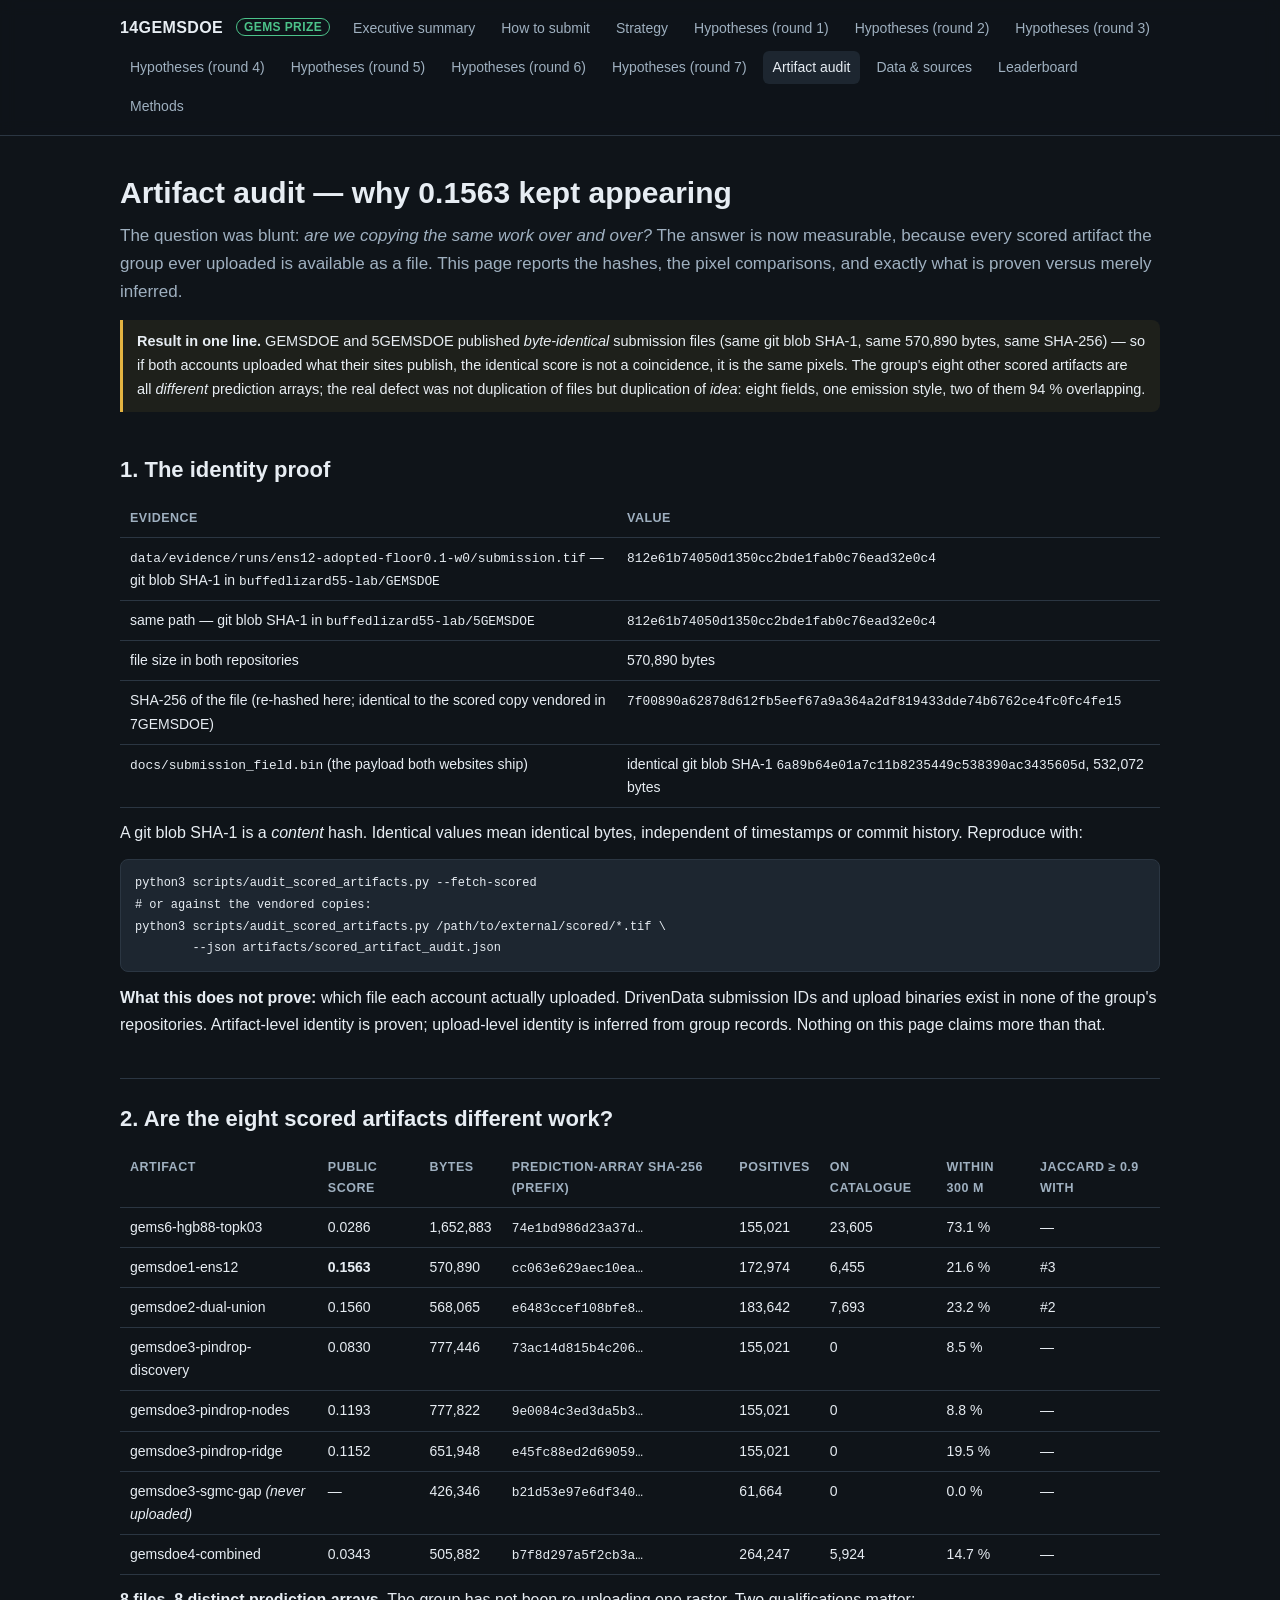
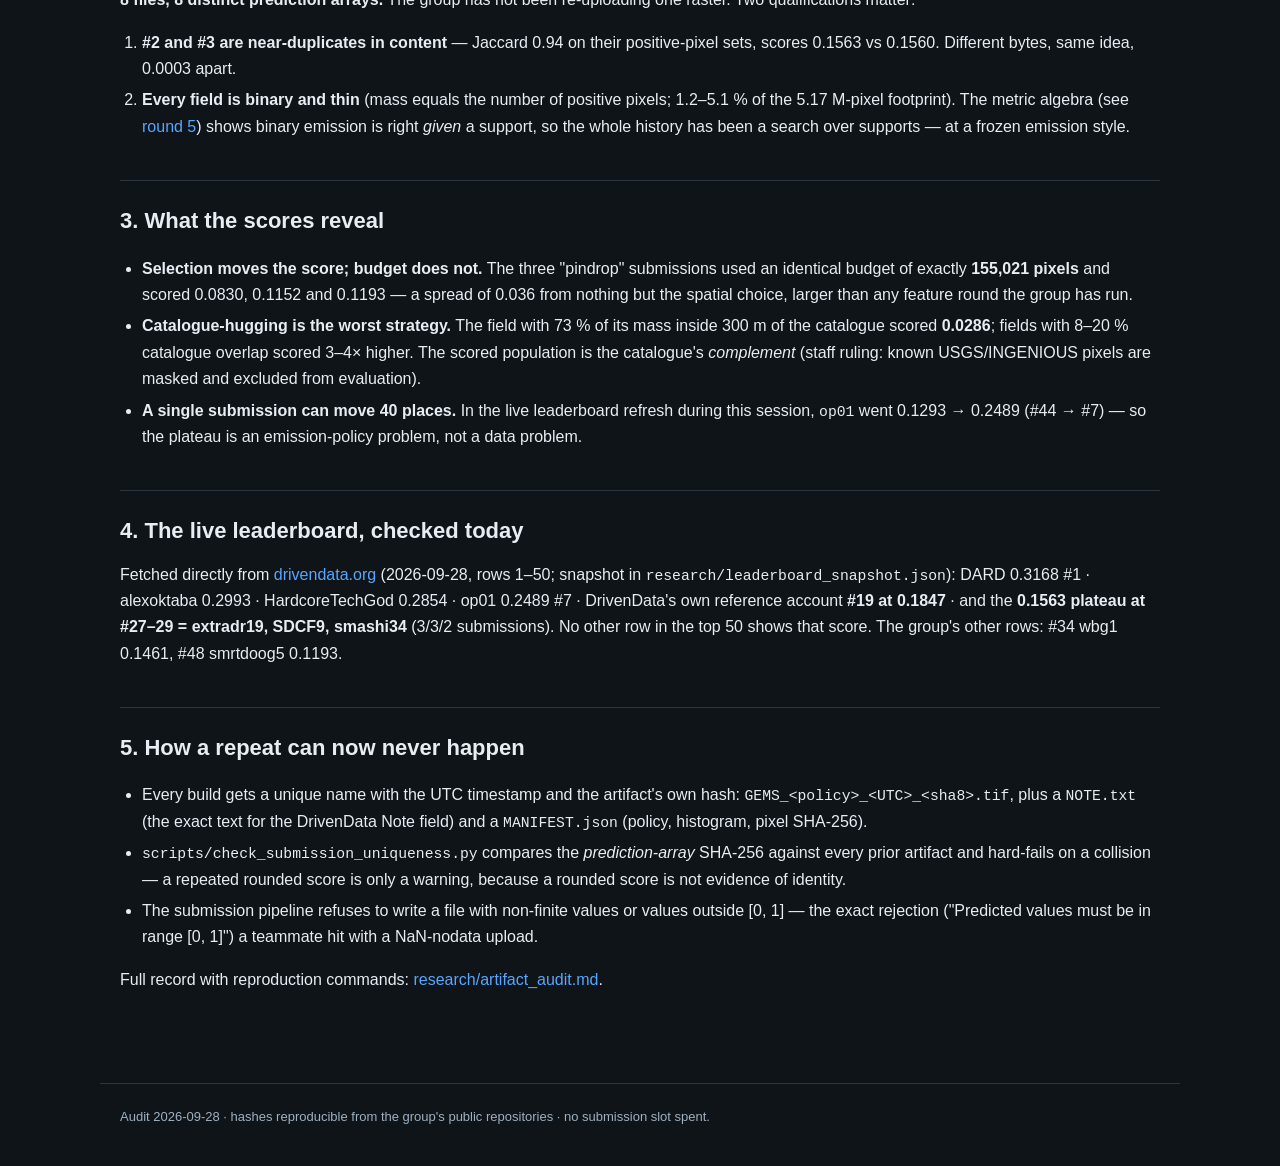
<file: docs/audit.html>
<!DOCTYPE html>
<html lang="en">
<head>
<meta charset="utf-8">
<meta name="viewport" content="width=device-width, initial-scale=1">
<title>Artifact audit — why 0.1563 kept appearing — 14GEMSDOE</title>
<link rel="stylesheet" href="css/site.css">
</head>
<body>
<header><nav class="nav">
  <span class="brand">14GEMSDOE <span class="tag">GEMS PRIZE</span></span>
  <a href="index.html">Executive summary</a>
  <a href="how-to-submit.html">How to submit</a>
  <a href="strategy.html">Strategy</a>
  <a href="hypotheses.html">Hypotheses (round 1)</a>
  <a href="hypotheses-round2.html">Hypotheses (round 2)</a>
  <a href="hypotheses-round3.html">Hypotheses (round 3)</a>
  <a href="hypotheses-round4.html">Hypotheses (round 4)</a>
  <a href="hypotheses-round5.html">Hypotheses (round 5)</a>
  <a href="hypotheses-round6.html">Hypotheses (round 6)</a>
  <a href="hypotheses-round7.html">Hypotheses (round 7)</a>
  <a href="audit.html" class="active">Artifact audit</a>
  <a href="data.html">Data &amp; sources</a>
  <a href="leaderboard.html">Leaderboard</a>
  <a href="methods.html">Methods</a>
</nav></header>

<main>
<h1>Artifact audit — why 0.1563 kept appearing</h1>
<p class="lede">The question was blunt: <em>are we copying the same work over and
over?</em> The answer is now measurable, because every scored artifact the group
ever uploaded is available as a file. This page reports the hashes, the pixel
comparisons, and exactly what is proven versus merely inferred.</p>

<div class="note"><strong>Result in one line.</strong> GEMSDOE and 5GEMSDOE
published <em>byte-identical</em> submission files (same git blob SHA-1, same
570,890 bytes, same SHA-256) — so if both accounts uploaded what their sites
publish, the identical score is not a coincidence, it is the same pixels. The
group's eight other scored artifacts are all <em>different</em> prediction arrays;
the real defect was not duplication of files but duplication of <em>idea</em>:
eight fields, one emission style, two of them 94 % overlapping.</div>

<h2>1. The identity proof</h2>
<table>
<tr><th>Evidence</th><th>Value</th></tr>
<tr><td><code>data/evidence/runs/ens12-adopted-floor0.1-w0/submission.tif</code> — git blob SHA-1 in <code>buffedlizard55-lab/GEMSDOE</code></td><td><code>812e61b74050d1350cc2bde1fab0c76ead32e0c4</code></td></tr>
<tr><td>same path — git blob SHA-1 in <code>buffedlizard55-lab/5GEMSDOE</code></td><td><code>812e61b74050d1350cc2bde1fab0c76ead32e0c4</code></td></tr>
<tr><td>file size in both repositories</td><td>570,890 bytes</td></tr>
<tr><td>SHA-256 of the file (re-hashed here; identical to the scored copy vendored in 7GEMSDOE)</td><td><code>7f00890a62878d612fb5eef67a9a364a2df819433dde74b6762ce4fc0fc4fe15</code></td></tr>
<tr><td><code>docs/submission_field.bin</code> (the payload both websites ship)</td><td>identical git blob SHA-1 <code>6a89b64e01a7c11b8235449c538390ac3435605d</code>, 532,072 bytes</td></tr>
</table>
<p>A git blob SHA-1 is a <em>content</em> hash. Identical values mean identical
bytes, independent of timestamps or commit history. Reproduce with:</p>
<pre><code>python3 scripts/audit_scored_artifacts.py --fetch-scored
# or against the vendored copies:
python3 scripts/audit_scored_artifacts.py /path/to/external/scored/*.tif \
        --json artifacts/scored_artifact_audit.json</code></pre>
<p><strong>What this does not prove:</strong> which file each account actually
uploaded. DrivenData submission IDs and upload binaries exist in none of the
group's repositories. Artifact-level identity is proven; upload-level identity is
inferred from group records. Nothing on this page claims more than that.</p>

<h2>2. Are the eight scored artifacts different work?</h2>
<table>
<tr><th>Artifact</th><th>Public score</th><th>Bytes</th><th>Prediction-array SHA-256 (prefix)</th><th>Positives</th><th>On catalogue</th><th>Within 300 m</th><th>Jaccard ≥ 0.9 with</th></tr>
<tr><td>gems6-hgb88-topk03</td><td>0.0286</td><td>1,652,883</td><td><code>74e1bd986d23a37d…</code></td><td>155,021</td><td>23,605</td><td>73.1 %</td><td>—</td></tr>
<tr><td>gemsdoe1-ens12</td><td><strong>0.1563</strong></td><td>570,890</td><td><code>cc063e629aec10ea…</code></td><td>172,974</td><td>6,455</td><td>21.6 %</td><td>#3</td></tr>
<tr><td>gemsdoe2-dual-union</td><td>0.1560</td><td>568,065</td><td><code>e6483ccef108bfe8…</code></td><td>183,642</td><td>7,693</td><td>23.2 %</td><td>#2</td></tr>
<tr><td>gemsdoe3-pindrop-discovery</td><td>0.0830</td><td>777,446</td><td><code>73ac14d815b4c206…</code></td><td>155,021</td><td>0</td><td>8.5 %</td><td>—</td></tr>
<tr><td>gemsdoe3-pindrop-nodes</td><td>0.1193</td><td>777,822</td><td><code>9e0084c3ed3da5b3…</code></td><td>155,021</td><td>0</td><td>8.8 %</td><td>—</td></tr>
<tr><td>gemsdoe3-pindrop-ridge</td><td>0.1152</td><td>651,948</td><td><code>e45fc88ed2d69059…</code></td><td>155,021</td><td>0</td><td>19.5 %</td><td>—</td></tr>
<tr><td>gemsdoe3-sgmc-gap <em>(never uploaded)</em></td><td>—</td><td>426,346</td><td><code>b21d53e97e6df340…</code></td><td>61,664</td><td>0</td><td>0.0 %</td><td>—</td></tr>
<tr><td>gemsdoe4-combined</td><td>0.0343</td><td>505,882</td><td><code>b7f8d297a5f2cb3a…</code></td><td>264,247</td><td>5,924</td><td>14.7 %</td><td>—</td></tr>
</table>
<p><strong>8 files, 8 distinct prediction arrays.</strong> The group has not been
re-uploading one raster. Two qualifications matter:</p>
<ol>
<li><strong>#2 and #3 are near-duplicates in content</strong> — Jaccard 0.94 on
their positive-pixel sets, scores 0.1563 vs 0.1560. Different bytes, same idea,
0.0003 apart.</li>
<li><strong>Every field is binary and thin</strong> (mass equals the number of
positive pixels; 1.2–5.1 % of the 5.17 M-pixel footprint). The metric algebra
(see <a href="hypotheses-round5.html">round 5</a>) shows binary emission is right
<em>given</em> a support, so the whole history has been a search over supports —
at a frozen emission style.</li>
</ol>

<h2>3. What the scores reveal</h2>
<ul>
<li><strong>Selection moves the score; budget does not.</strong> The three
"pindrop" submissions used an identical budget of exactly <strong>155,021
pixels</strong> and scored 0.0830, 0.1152 and 0.1193 — a spread of 0.036 from
nothing but the spatial choice, larger than any feature round the group has run.</li>
<li><strong>Catalogue-hugging is the worst strategy.</strong> The field with 73 %
of its mass inside 300 m of the catalogue scored <strong>0.0286</strong>; fields
with 8–20 % catalogue overlap scored 3–4× higher. The scored population is the
catalogue's <em>complement</em> (staff ruling: known USGS/INGENIOUS pixels are
masked and excluded from evaluation).</li>
<li><strong>A single submission can move 40 places.</strong> In the live
leaderboard refresh during this session, <code>op01</code> went 0.1293 → 0.2489
(#44 → #7) — so the plateau is an emission-policy problem, not a data problem.</li>
</ul>

<h2>4. The live leaderboard, checked today</h2>
<p>Fetched directly from
<a href="https://www.drivendata.org/competitions/306/competition-doe-gems/leaderboard/">drivendata.org</a>
(2026-09-28, rows 1–50; snapshot in <code>research/leaderboard_snapshot.json</code>):
DARD 0.3168 #1 · alexoktaba 0.2993 · HardcoreTechGod 0.2854 · op01 0.2489 #7 ·
DrivenData's own reference account <strong>#19 at 0.1847</strong> · and the
<strong>0.1563 plateau at #27–29 = extradr19, SDCF9, smashi34</strong> (3/3/2
submissions). No other row in the top 50 shows that score. The group's other
rows: #34 wbg1 0.1461, #48 smrtdoog5 0.1193.</p>

<h2>5. How a repeat can now never happen</h2>
<ul>
<li>Every build gets a unique name with the UTC timestamp and the artifact's
own hash: <code>GEMS_&lt;policy&gt;_&lt;UTC&gt;_&lt;sha8&gt;.tif</code>, plus a
<code>NOTE.txt</code> (the exact text for the DrivenData Note field) and a
<code>MANIFEST.json</code> (policy, histogram, pixel SHA-256).</li>
<li><code>scripts/check_submission_uniqueness.py</code> compares the
<em>prediction-array</em> SHA-256 against every prior artifact and hard-fails on
a collision — a repeated rounded score is only a warning, because a rounded
score is not evidence of identity.</li>
<li>The submission pipeline refuses to write a file with non-finite values or
values outside [0, 1] — the exact rejection ("Predicted values must be in range
[0, 1]") a teammate hit with a NaN-nodata upload.</li>
</ul>
<p>Full record with reproduction commands:
<a href="../research/artifact_audit.md">research/artifact_audit.md</a>.</p>
</main>
<footer>Audit 2026-09-28 · hashes reproducible from the group's public repositories · no submission slot spent.</footer>
</body>
</html>
</file>
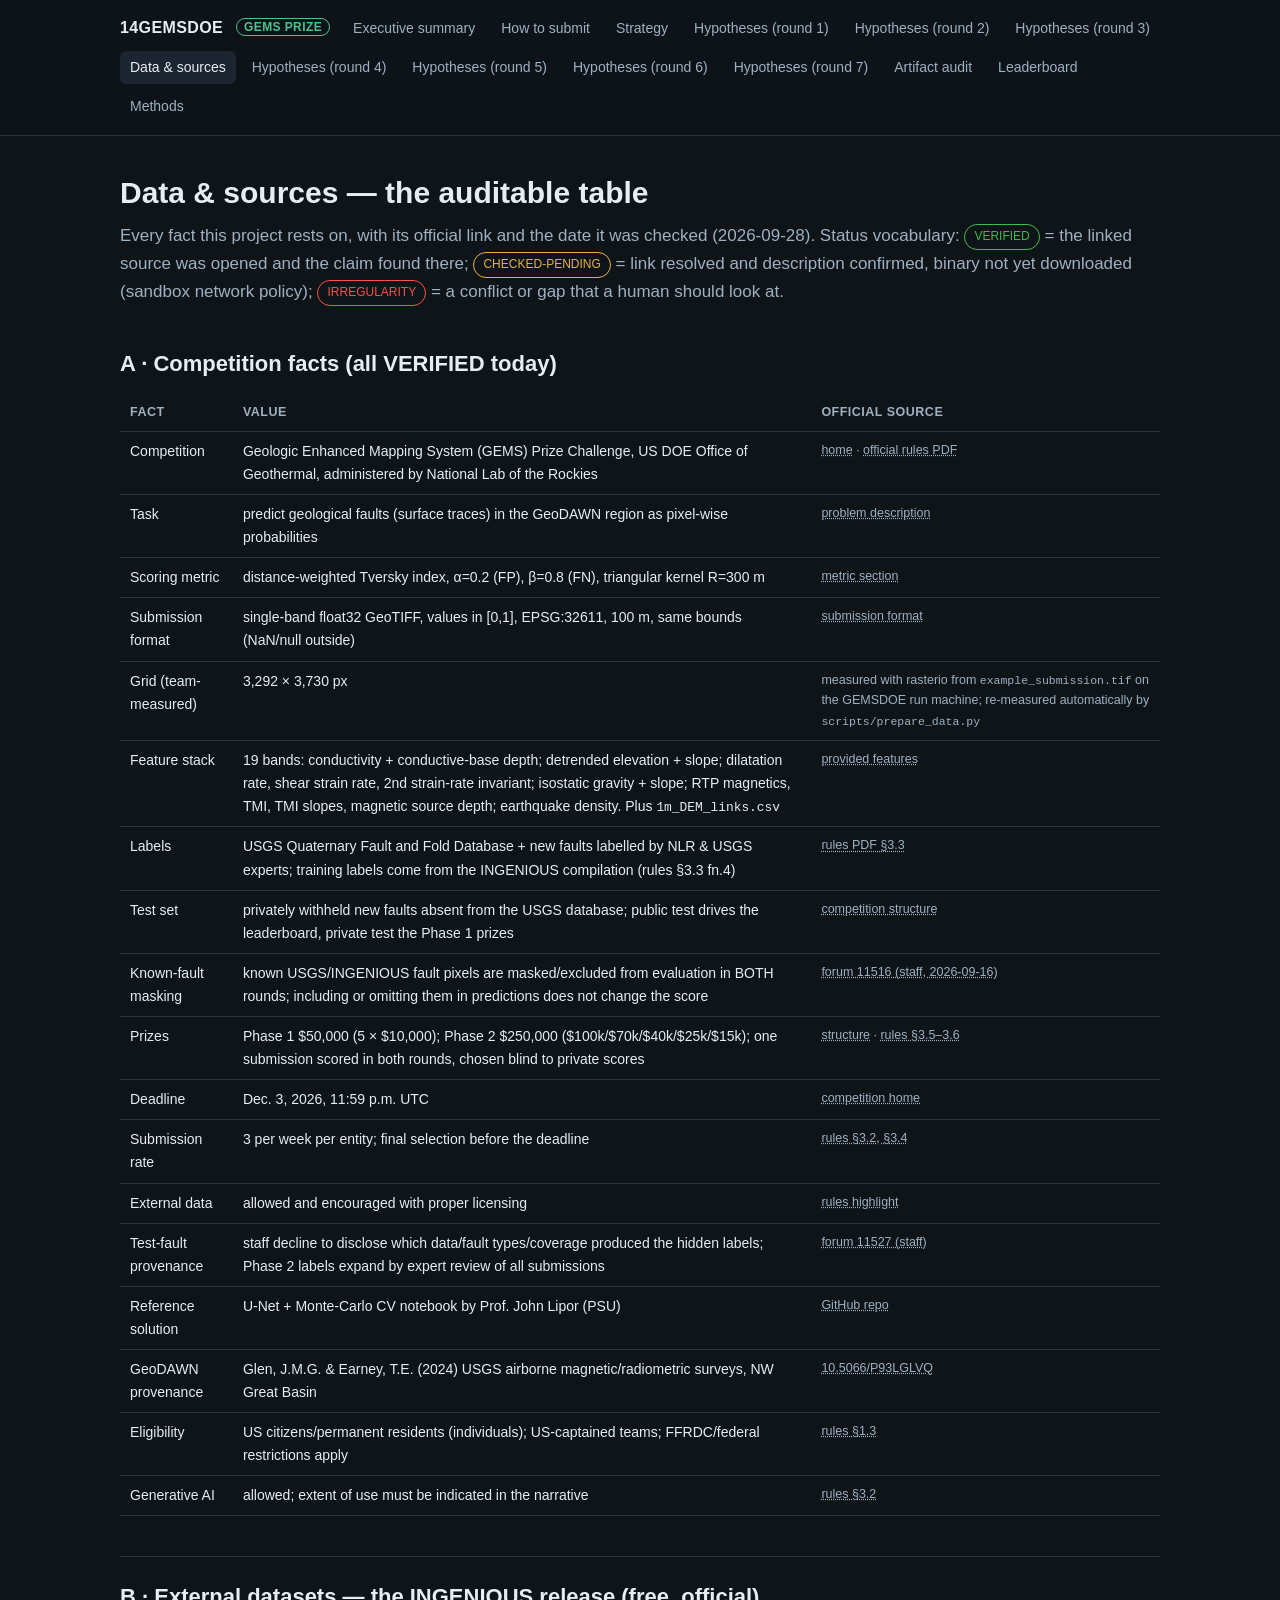
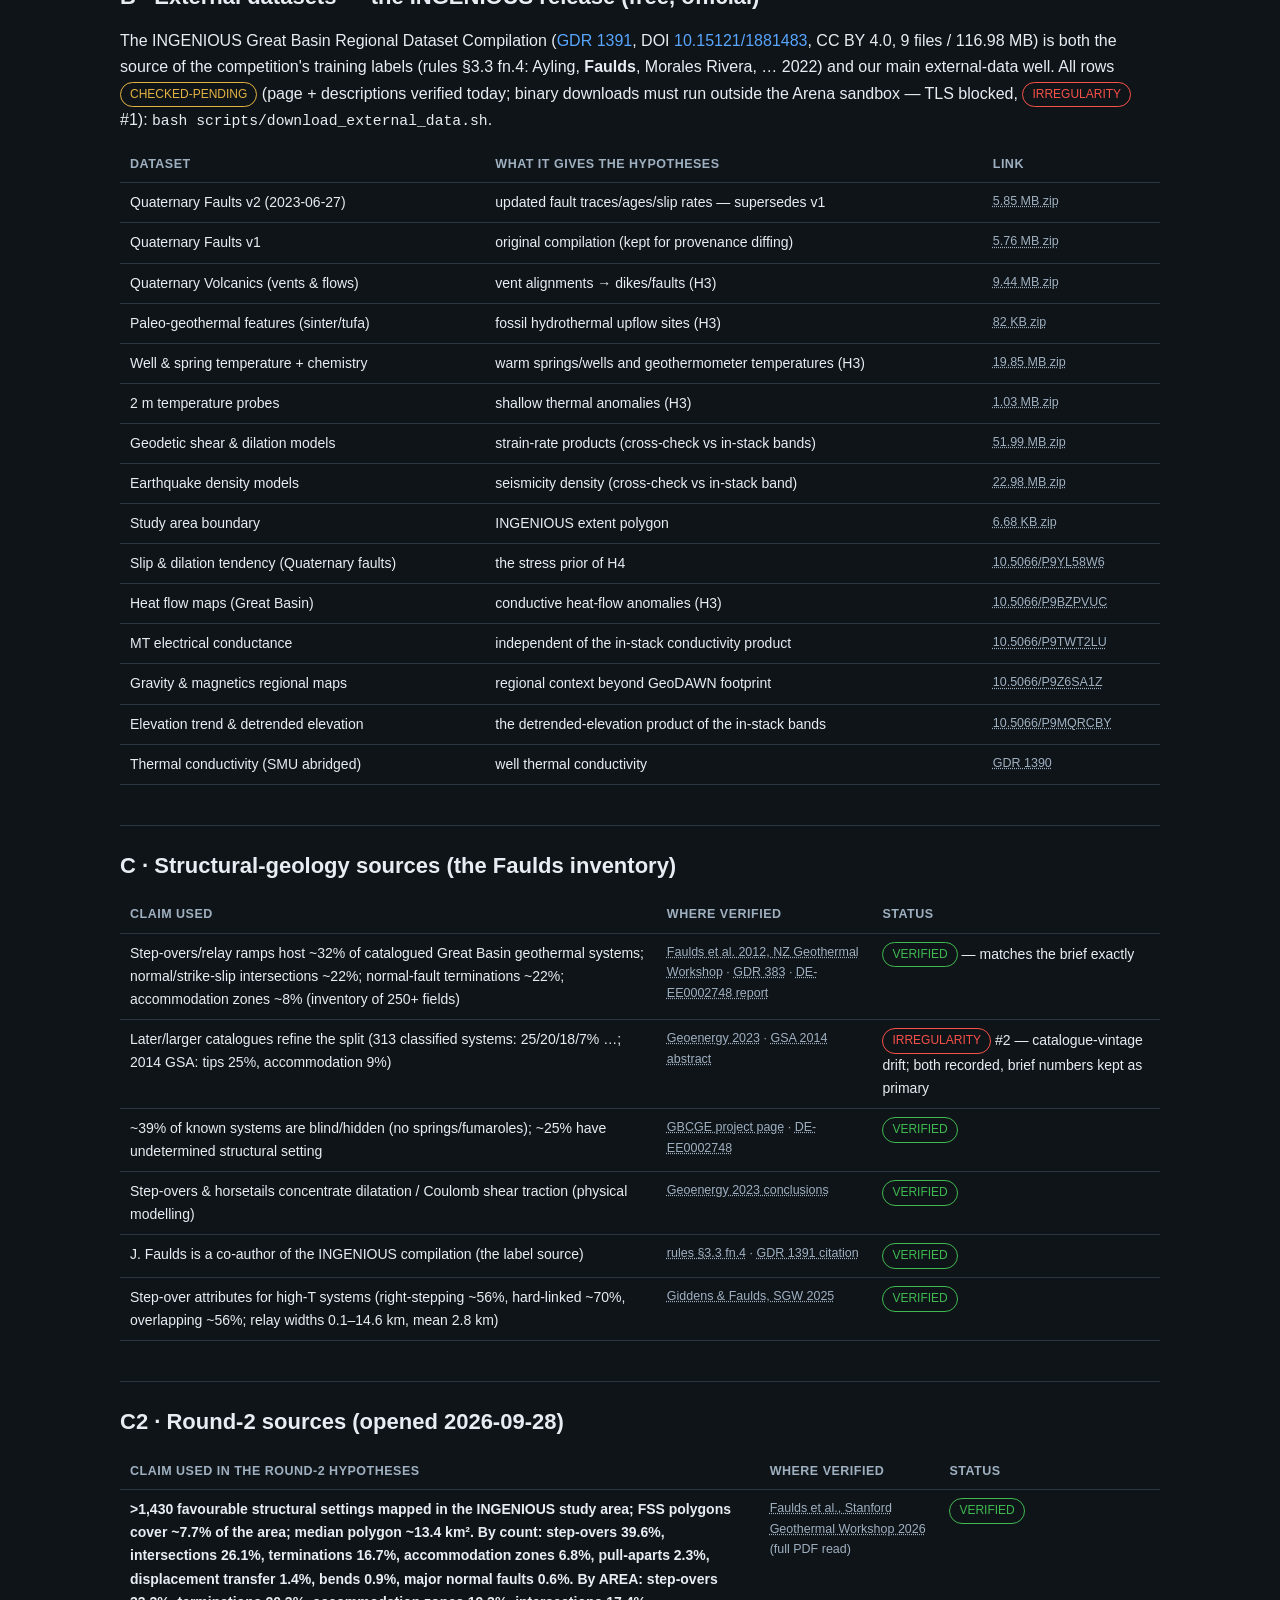
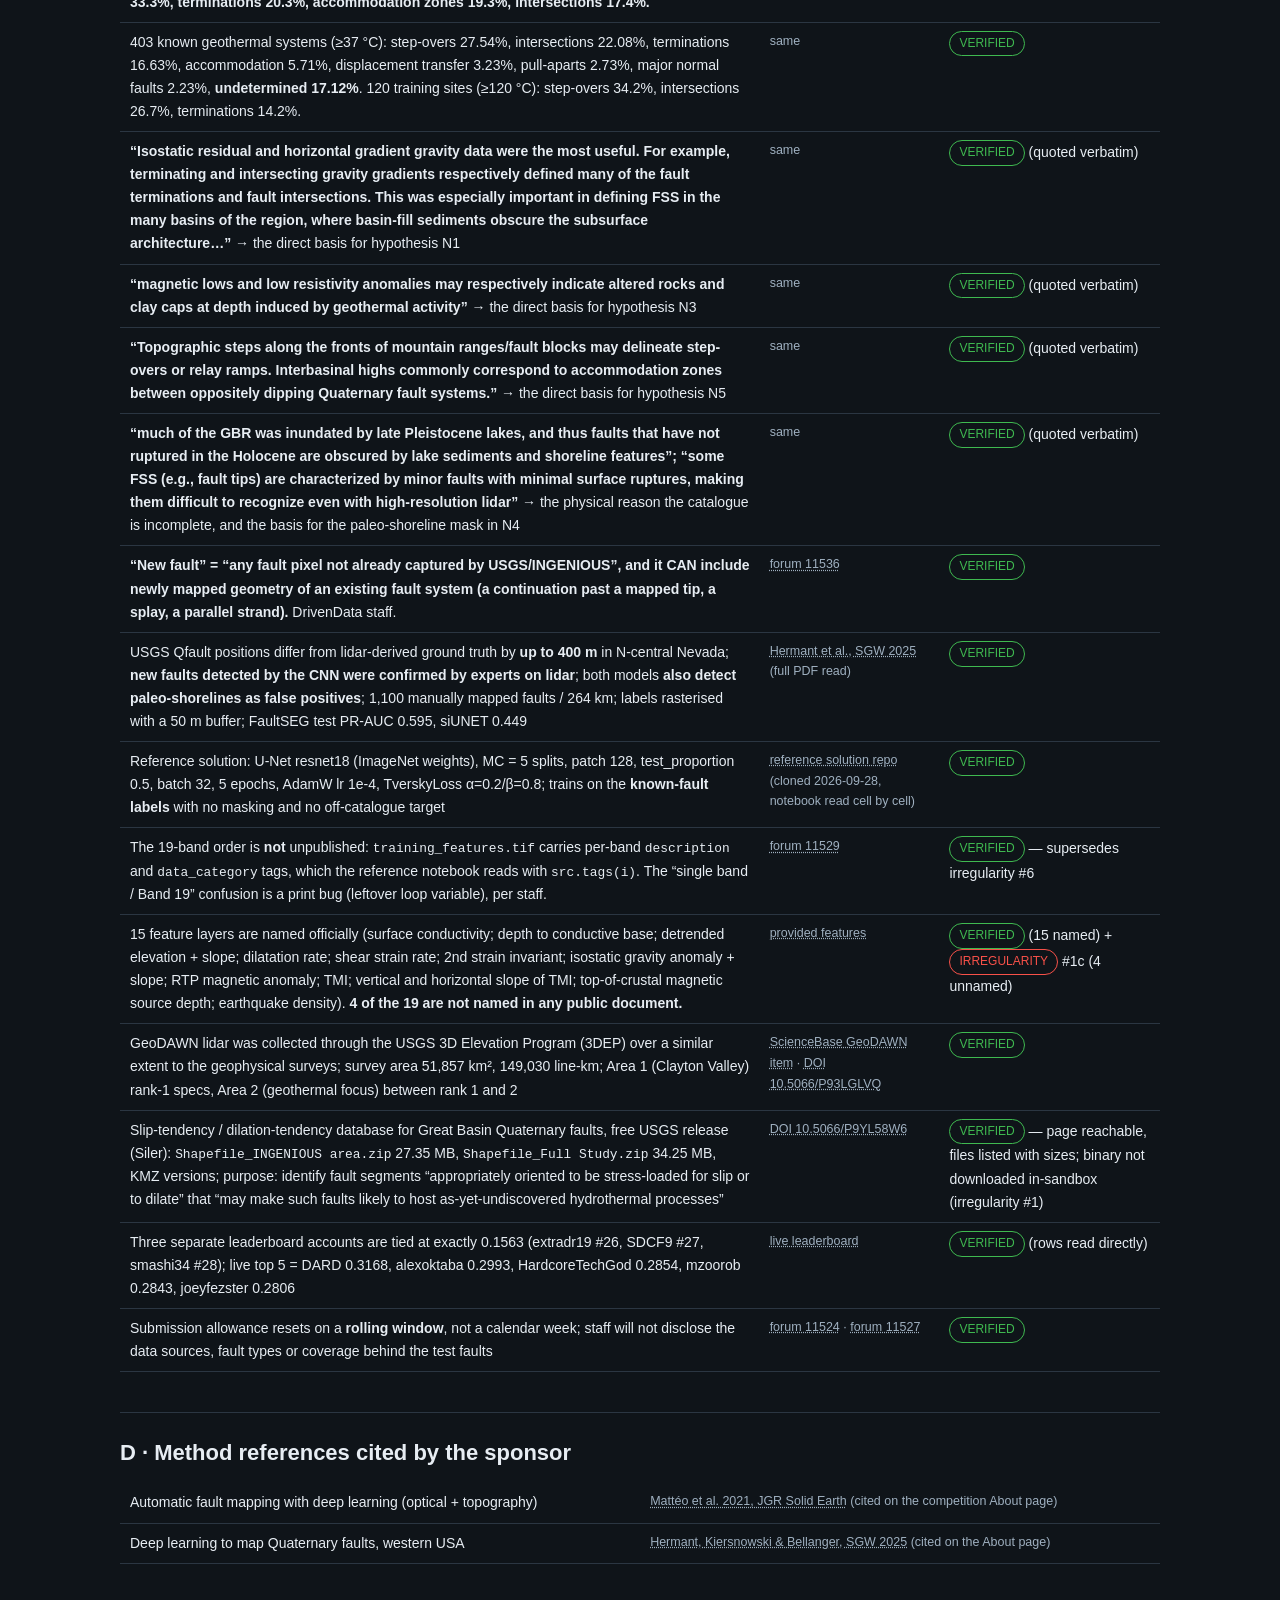
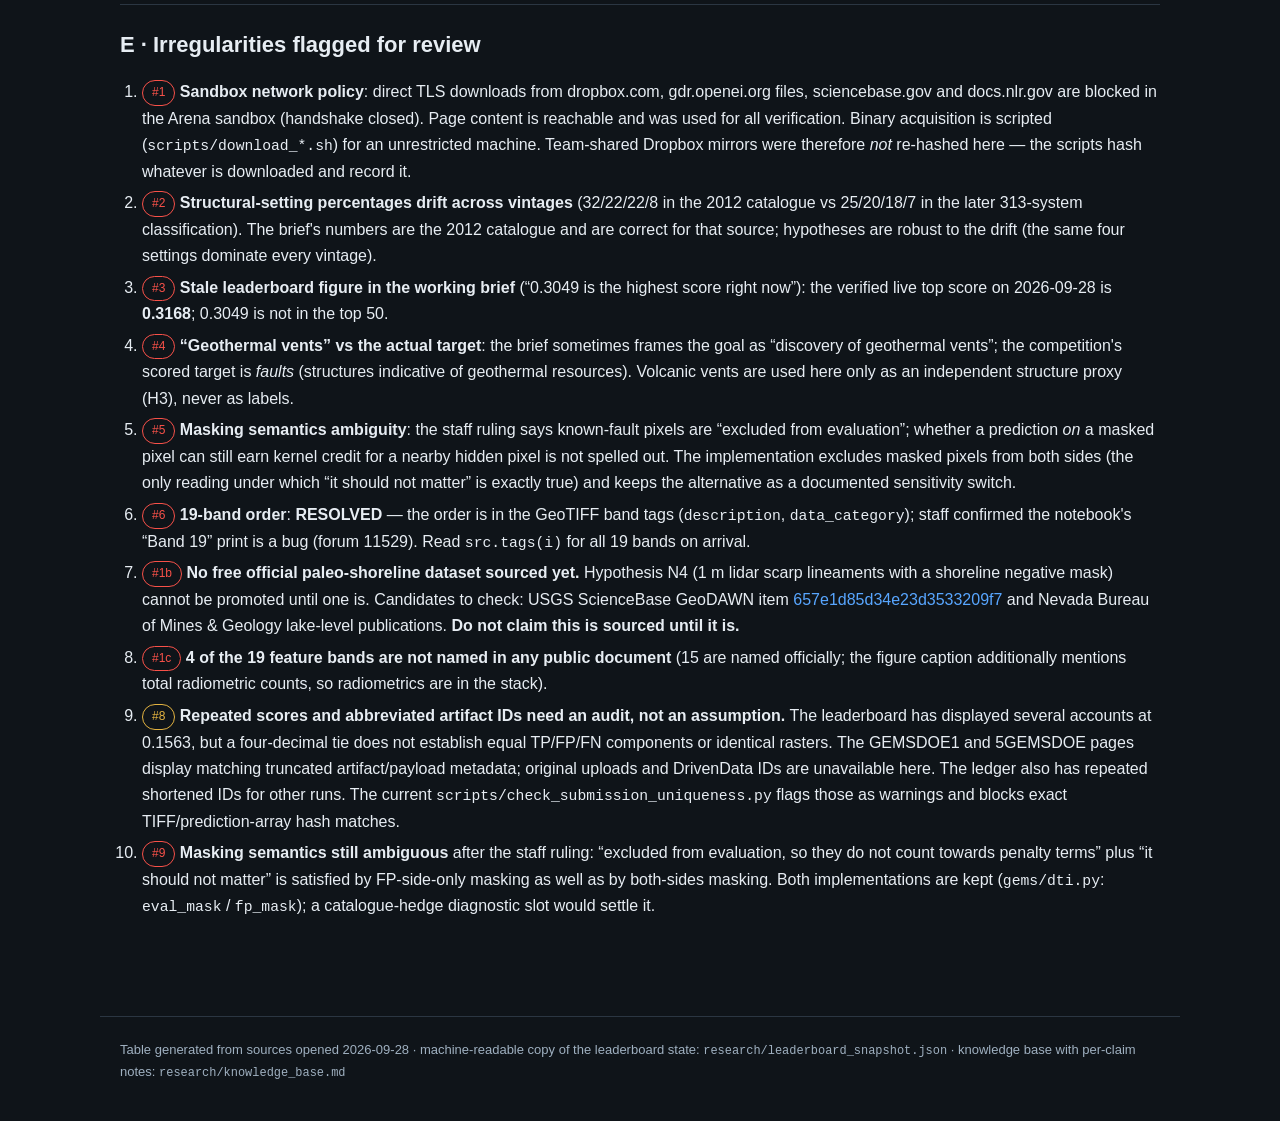
<file: docs/data.html>
<!DOCTYPE html>
<html lang="en">
<head>
<meta charset="utf-8">
<meta name="viewport" content="width=device-width, initial-scale=1">
<title>Data &amp; sources — 14GEMSDOE</title>
<link rel="stylesheet" href="css/site.css">
</head>
<body>
<header><nav class="nav">
  <span class="brand">14GEMSDOE <span class="tag">GEMS PRIZE</span></span>
  <a href="index.html">Executive summary</a>
  <a href="how-to-submit.html">How to submit</a>
  <a href="strategy.html">Strategy</a>
  <a href="hypotheses.html">Hypotheses (round 1)</a>
  <a href="hypotheses-round2.html">Hypotheses (round 2)</a>
  <a href="hypotheses-round3.html">Hypotheses (round 3)</a>
  <a href="data.html" class="active">Data &amp; sources</a>
  <a href="hypotheses-round4.html">Hypotheses (round 4)</a>
  <a href="hypotheses-round5.html">Hypotheses (round 5)</a>
  <a href="hypotheses-round6.html">Hypotheses (round 6)</a>
  <a href="hypotheses-round7.html">Hypotheses (round 7)</a>
  <a href="audit.html">Artifact audit</a>
  <a href="leaderboard.html">Leaderboard</a>
  <a href="methods.html">Methods</a>
</nav></header>

<main>
<h1>Data &amp; sources — the auditable table</h1>
<p class="lede">Every fact this project rests on, with its official link and the
date it was checked (2026-09-28). Status vocabulary:
<span class="pill ok">VERIFIED</span> = the linked source was opened and the
claim found there; <span class="pill warn">CHECKED-PENDING</span> = link
resolved and description confirmed, binary not yet downloaded (sandbox network
policy); <span class="pill bad">IRREGULARITY</span> = a conflict or gap that a
human should look at.</p>

<h2>A · Competition facts (all VERIFIED today)</h2>
<table>
<tr><th>Fact</th><th>Value</th><th>Official source</th></tr>
<tr><td>Competition</td><td>Geologic Enhanced Mapping System (GEMS) Prize Challenge, US DOE Office of Geothermal, administered by National Lab of the Rockies</td>
    <td class="src"><a href="https://www.drivendata.org/competitions/306/competition-doe-gems/" target="_blank" rel="noopener">home</a> · <a href="https://docs.nlr.gov/docs/fy26osti/96647.pdf" target="_blank" rel="noopener">official rules PDF</a></td></tr>
<tr><td>Task</td><td>predict geological faults (surface traces) in the GeoDAWN region as pixel-wise probabilities</td>
    <td class="src"><a href="https://www.drivendata.org/competitions/306/competition-doe-gems/page/967/" target="_blank" rel="noopener">problem description</a></td></tr>
<tr><td>Scoring metric</td><td>distance-weighted Tversky index, α=0.2 (FP), β=0.8 (FN), triangular kernel R=300 m</td>
    <td class="src"><a href="https://www.drivendata.org/competitions/306/competition-doe-gems/page/967/#performance-metric" target="_blank" rel="noopener">metric section</a></td></tr>
<tr><td>Submission format</td><td>single-band float32 GeoTIFF, values in [0,1], EPSG:32611, 100 m, same bounds (NaN/null outside)</td>
    <td class="src"><a href="https://www.drivendata.org/competitions/306/competition-doe-gems/page/967/#submission-format" target="_blank" rel="noopener">submission format</a></td></tr>
<tr><td>Grid (team-measured)</td><td>3,292 × 3,730 px</td>
    <td class="src">measured with rasterio from <code>example_submission.tif</code> on the GEMSDOE run machine; re-measured automatically by <code>scripts/prepare_data.py</code></td></tr>
<tr><td>Feature stack</td><td>19 bands: conductivity + conductive-base depth; detrended elevation + slope; dilatation rate, shear strain rate, 2nd strain-rate invariant; isostatic gravity + slope; RTP magnetics, TMI, TMI slopes, magnetic source depth; earthquake density. Plus <code>1m_DEM_links.csv</code></td>
    <td class="src"><a href="https://www.drivendata.org/competitions/306/competition-doe-gems/page/967/#provided-features" target="_blank" rel="noopener">provided features</a></td></tr>
<tr><td>Labels</td><td>USGS Quaternary Fault and Fold Database + new faults labelled by NLR &amp; USGS experts; training labels come from the INGENIOUS compilation (rules §3.3 fn.4)</td>
    <td class="src"><a href="https://docs.nlr.gov/docs/fy26osti/96647.pdf" target="_blank" rel="noopener">rules PDF §3.3</a></td></tr>
<tr><td>Test set</td><td>privately withheld new faults absent from the USGS database; public test drives the leaderboard, private test the Phase 1 prizes</td>
    <td class="src"><a href="https://www.drivendata.org/competitions/306/competition-doe-gems/page/967/#competition-structure" target="_blank" rel="noopener">competition structure</a></td></tr>
<tr><td>Known-fault masking</td><td>known USGS/INGENIOUS fault pixels are masked/excluded from evaluation in BOTH rounds; including or omitting them in predictions does not change the score</td>
    <td class="src"><a href="https://community.drivendata.org/t/scoring-clarification-are-known-usgs-ingenious-faults-masked-when-scoring-and-are-they-in-the-final-round-label-set/11516" target="_blank" rel="noopener">forum 11516 (staff, 2026-09-16)</a></td></tr>
<tr><td>Prizes</td><td>Phase 1 $50,000 (5 × $10,000); Phase 2 $250,000 ($100k/$70k/$40k/$25k/$15k); one submission scored in both rounds, chosen blind to private scores</td>
    <td class="src"><a href="https://www.drivendata.org/competitions/306/competition-doe-gems/page/967/#competition-structure" target="_blank" rel="noopener">structure</a> · <a href="https://docs.nlr.gov/docs/fy26osti/96647.pdf" target="_blank" rel="noopener">rules §3.5–3.6</a></td></tr>
<tr><td>Deadline</td><td>Dec. 3, 2026, 11:59 p.m. UTC</td>
    <td class="src"><a href="https://www.drivendata.org/competitions/306/competition-doe-gems/" target="_blank" rel="noopener">competition home</a></td></tr>
<tr><td>Submission rate</td><td>3 per week per entity; final selection before the deadline</td>
    <td class="src"><a href="https://docs.nlr.gov/docs/fy26osti/96647.pdf" target="_blank" rel="noopener">rules §3.2, §3.4</a></td></tr>
<tr><td>External data</td><td>allowed and encouraged with proper licensing</td>
    <td class="src"><a href="https://www.drivendata.org/competitions/306/competition-doe-gems/" target="_blank" rel="noopener">rules highlight</a></td></tr>
<tr><td>Test-fault provenance</td><td>staff decline to disclose which data/fault types/coverage produced the hidden labels; Phase 2 labels expand by expert review of all submissions</td>
    <td class="src"><a href="https://community.drivendata.org/t/how-were-the-new-test-faults-identified-data-sources-and-fault-types/11527" target="_blank" rel="noopener">forum 11527 (staff)</a></td></tr>
<tr><td>Reference solution</td><td>U-Net + Monte-Carlo CV notebook by Prof. John Lipor (PSU)</td>
    <td class="src"><a href="https://github.com/drivendataorg/gems-prize-reference-solution" target="_blank" rel="noopener">GitHub repo</a></td></tr>
<tr><td>GeoDAWN provenance</td><td>Glen, J.M.G. &amp; Earney, T.E. (2024) USGS airborne magnetic/radiometric surveys, NW Great Basin</td>
    <td class="src"><a href="https://doi.org/10.5066/P93LGLVQ" target="_blank" rel="noopener">10.5066/P93LGLVQ</a></td></tr>
<tr><td>Eligibility</td><td>US citizens/permanent residents (individuals); US-captained teams; FFRDC/federal restrictions apply</td>
    <td class="src"><a href="https://docs.nlr.gov/docs/fy26osti/96647.pdf" target="_blank" rel="noopener">rules §1.3</a></td></tr>
<tr><td>Generative AI</td><td>allowed; extent of use must be indicated in the narrative</td>
    <td class="src"><a href="https://docs.nlr.gov/docs/fy26osti/96647.pdf" target="_blank" rel="noopener">rules §3.2</a></td></tr>
</table>

<h2>B · External datasets — the INGENIOUS release (free, official)</h2>
<p>The INGENIOUS Great Basin Regional Dataset Compilation
(<a href="https://gdr.openei.org/submissions/1391" target="_blank" rel="noopener">GDR 1391</a>,
DOI <a href="https://doi.org/10.15121/1881483" target="_blank" rel="noopener">10.15121/1881483</a>,
CC BY 4.0, 9 files / 116.98 MB) is both the source of the competition's training
labels (rules §3.3 fn.4: Ayling, <strong>Faulds</strong>, Morales Rivera, … 2022)
and our main external-data well. All rows <span class="pill warn">CHECKED-PENDING</span>
(page + descriptions verified today; binary downloads must run outside the Arena
sandbox — TLS blocked, <span class="pill bad">IRREGULARITY</span> #1):
<code>bash scripts/download_external_data.sh</code>.</p>
<table>
<tr><th>Dataset</th><th>What it gives the hypotheses</th><th>Link</th></tr>
<tr><td>Quaternary Faults v2 (2023-06-27)</td><td>updated fault traces/ages/slip rates — supersedes v1</td>
    <td class="src"><a href="https://gdr.openei.org/files/1391/qfaults_ingenious_nad83conus117_2023-06-27.zip" target="_blank" rel="noopener">5.85 MB zip</a></td></tr>
<tr><td>Quaternary Faults v1</td><td>original compilation (kept for provenance diffing)</td>
    <td class="src"><a href="https://gdr.openei.org/files/1391/faults_quaternary_INGENIOUS_regional_data.zip" target="_blank" rel="noopener">5.76 MB zip</a></td></tr>
<tr><td>Quaternary Volcanics (vents &amp; flows)</td><td>vent alignments → dikes/faults (H3)</td>
    <td class="src"><a href="https://gdr.openei.org/files/1391/great_basin_q_volcanics.zip" target="_blank" rel="noopener">9.44 MB zip</a></td></tr>
<tr><td>Paleo-geothermal features (sinter/tufa)</td><td>fossil hydrothermal upflow sites (H3)</td>
    <td class="src"><a href="https://gdr.openei.org/files/1391/paleo_geothermal_regional.zip" target="_blank" rel="noopener">82 KB zip</a></td></tr>
<tr><td>Well &amp; spring temperature + chemistry</td><td>warm springs/wells and geothermometer temperatures (H3)</td>
    <td class="src"><a href="https://gdr.openei.org/files/1391/wellspringdata.gdb.zip" target="_blank" rel="noopener">19.85 MB zip</a></td></tr>
<tr><td>2 m temperature probes</td><td>shallow thermal anomalies (H3)</td>
    <td class="src"><a href="https://gdr.openei.org/files/1391/2m_temperature_probe_INGENIOUS_regional_data.zip" target="_blank" rel="noopener">1.03 MB zip</a></td></tr>
<tr><td>Geodetic shear &amp; dilation models</td><td>strain-rate products (cross-check vs in-stack bands)</td>
    <td class="src"><a href="https://gdr.openei.org/files/1391/geodetics_INGENIOUS_regional_data.zip" target="_blank" rel="noopener">51.99 MB zip</a></td></tr>
<tr><td>Earthquake density models</td><td>seismicity density (cross-check vs in-stack band)</td>
    <td class="src"><a href="https://gdr.openei.org/files/1391/seismicity_INGENIOUS_regional_data.zip" target="_blank" rel="noopener">22.98 MB zip</a></td></tr>
<tr><td>Study area boundary</td><td>INGENIOUS extent polygon</td>
    <td class="src"><a href="https://gdr.openei.org/files/1391/study_area_boundary_INGENIOUS_regional_data.zip" target="_blank" rel="noopener">6.68 KB zip</a></td></tr>
<tr><td>Slip &amp; dilation tendency (Quaternary faults)</td><td>the stress prior of H4</td>
    <td class="src"><a href="https://doi.org/10.5066/P9YL58W6" target="_blank" rel="noopener">10.5066/P9YL58W6</a></td></tr>
<tr><td>Heat flow maps (Great Basin)</td><td>conductive heat-flow anomalies (H3)</td>
    <td class="src"><a href="https://doi.org/10.5066/P9BZPVUC" target="_blank" rel="noopener">10.5066/P9BZPVUC</a></td></tr>
<tr><td>MT electrical conductance</td><td>independent of the in-stack conductivity product</td>
    <td class="src"><a href="https://doi.org/10.5066/P9TWT2LU" target="_blank" rel="noopener">10.5066/P9TWT2LU</a></td></tr>
<tr><td>Gravity &amp; magnetics regional maps</td><td>regional context beyond GeoDAWN footprint</td>
    <td class="src"><a href="https://doi.org/10.5066/P9Z6SA1Z" target="_blank" rel="noopener">10.5066/P9Z6SA1Z</a></td></tr>
<tr><td>Elevation trend &amp; detrended elevation</td><td>the detrended-elevation product of the in-stack bands</td>
    <td class="src"><a href="https://doi.org/10.5066/P9MQRCBY" target="_blank" rel="noopener">10.5066/P9MQRCBY</a></td></tr>
<tr><td>Thermal conductivity (SMU abridged)</td><td>well thermal conductivity</td>
    <td class="src"><a href="https://gdr.openei.org/submissions/1390" target="_blank" rel="noopener">GDR 1390</a></td></tr>
</table>

<h2>C · Structural-geology sources (the Faulds inventory)</h2>
<table>
<tr><th>Claim used</th><th>Where verified</th><th>Status</th></tr>
<tr><td>Step-overs/relay ramps host ~32% of catalogued Great Basin geothermal systems; normal/strike-slip intersections ~22%; normal-fault terminations ~22%; accommodation zones ~8% (inventory of 250+ fields)</td>
    <td class="src"><a href="https://gdr.openei.org/files/383/Faulds%20et%20al%202012%20GeoNZ%20Paper.pdf" target="_blank" rel="noopener">Faulds et al. 2012, NZ Geothermal Workshop</a> · <a href="https://gdr.openei.org/submissions/383" target="_blank" rel="noopener">GDR 383</a> · <a href="https://gdr.openei.org/files/354/Final%20Report-DE-EE0002748.pdf" target="_blank" rel="noopener">DE-EE0002748 report</a></td>
    <td><span class="pill ok">VERIFIED</span> — matches the brief exactly</td></tr>
<tr><td>Later/larger catalogues refine the split (313 classified systems: 25/20/18/7% …; 2014 GSA: tips 25%, accommodation 9%)</td>
    <td class="src"><a href="https://www.lyellcollection.org/doi/full/10.1144/geoenergy2023-009" target="_blank" rel="noopener">Geoenergy 2023</a> · <a href="https://gsa.confex.com/gsa/2014AM/webprogram/Paper248671.html" target="_blank" rel="noopener">GSA 2014 abstract</a></td>
    <td><span class="pill bad">IRREGULARITY</span> #2 — catalogue-vintage drift; both recorded, brief numbers kept as primary</td></tr>
<tr><td>~39% of known systems are blind/hidden (no springs/fumaroles); ~25% have undetermined structural setting</td>
    <td class="src"><a href="https://gbcge.org/recent-projects/characterizing-structural-controls/" target="_blank" rel="noopener">GBCGE project page</a> · <a href="https://gdr.openei.org/files/354/Final%20Report-DE-EE0002748.pdf" target="_blank" rel="noopener">DE-EE0002748</a></td>
    <td><span class="pill ok">VERIFIED</span></td></tr>
<tr><td>Step-overs &amp; horsetails concentrate dilatation / Coulomb shear traction (physical modelling)</td>
    <td class="src"><a href="https://www.lyellcollection.org/doi/full/10.1144/geoenergy2023-009" target="_blank" rel="noopener">Geoenergy 2023 conclusions</a></td>
    <td><span class="pill ok">VERIFIED</span></td></tr>
<tr><td>J. Faulds is a co-author of the INGENIOUS compilation (the label source)</td>
    <td class="src"><a href="https://docs.nlr.gov/docs/fy26osti/96647.pdf" target="_blank" rel="noopener">rules §3.3 fn.4</a> · <a href="https://gdr.openei.org/submissions/1391" target="_blank" rel="noopener">GDR 1391 citation</a></td>
    <td><span class="pill ok">VERIFIED</span></td></tr>
<tr><td>Step-over attributes for high-T systems (right-stepping ~56%, hard-linked ~70%, overlapping ~56%; relay widths 0.1–14.6 km, mean 2.8 km)</td>
    <td class="src"><a href="https://pangea.stanford.edu/ERE/pdf/IGAstandard/SGW/2025/Giddens.pdf" target="_blank" rel="noopener">Giddens &amp; Faulds, SGW 2025</a></td>
    <td><span class="pill ok">VERIFIED</span></td></tr>
</table>

<h2>C2 · Round-2 sources (opened 2026-09-28)</h2>
<table>
<tr><th>Claim used in the round-2 hypotheses</th><th>Where verified</th><th>Status</th></tr>
<tr><td><strong>&gt;1,430 favourable structural settings mapped in the INGENIOUS study area; FSS polygons cover ~7.7% of the area; median polygon ~13.4 km². By count: step-overs 39.6%, intersections 26.1%, terminations 16.7%, accommodation zones 6.8%, pull-aparts 2.3%, displacement transfer 1.4%, bends 0.9%, major normal faults 0.6%. By AREA: step-overs 33.3%, terminations 20.3%, accommodation zones 19.3%, intersections 17.4%.</strong></td>
    <td class="src"><a href="https://pangea.stanford.edu/ERE/db/GeoConf/papers/SGW/2026/Faulds.pdf" target="_blank" rel="noopener">Faulds et al., Stanford Geothermal Workshop 2026</a> (full PDF read)</td>
    <td><span class="pill ok">VERIFIED</span></td></tr>
<tr><td>403 known geothermal systems (≥37 °C): step-overs 27.54%, intersections 22.08%, terminations 16.63%, accommodation 5.71%, displacement transfer 3.23%, pull-aparts 2.73%, major normal faults 2.23%, <strong>undetermined 17.12%</strong>. 120 training sites (≥120 °C): step-overs 34.2%, intersections 26.7%, terminations 14.2%.</td>
    <td class="src">same</td><td><span class="pill ok">VERIFIED</span></td></tr>
<tr><td><strong>&ldquo;Isostatic residual and horizontal gradient gravity data were the most useful. For example, terminating and intersecting gravity gradients respectively defined many of the fault terminations and fault intersections. This was especially important in defining FSS in the many basins of the region, where basin-fill sediments obscure the subsurface architecture…&rdquo;</strong> → the direct basis for hypothesis N1</td>
    <td class="src">same</td><td><span class="pill ok">VERIFIED</span> (quoted verbatim)</td></tr>
<tr><td><strong>&ldquo;magnetic lows and low resistivity anomalies may respectively indicate altered rocks and clay caps at depth induced by geothermal activity&rdquo;</strong> → the direct basis for hypothesis N3</td>
    <td class="src">same</td><td><span class="pill ok">VERIFIED</span> (quoted verbatim)</td></tr>
<tr><td><strong>&ldquo;Topographic steps along the fronts of mountain ranges/fault blocks may delineate step-overs or relay ramps. Interbasinal highs commonly correspond to accommodation zones between oppositely dipping Quaternary fault systems.&rdquo;</strong> → the direct basis for hypothesis N5</td>
    <td class="src">same</td><td><span class="pill ok">VERIFIED</span> (quoted verbatim)</td></tr>
<tr><td><strong>&ldquo;much of the GBR was inundated by late Pleistocene lakes, and thus faults that have not ruptured in the Holocene are obscured by lake sediments and shoreline features&rdquo;; &ldquo;some FSS (e.g., fault tips) are characterized by minor faults with minimal surface ruptures, making them difficult to recognize even with high-resolution lidar&rdquo;</strong> → the physical reason the catalogue is incomplete, and the basis for the paleo-shoreline mask in N4</td>
    <td class="src">same</td><td><span class="pill ok">VERIFIED</span> (quoted verbatim)</td></tr>
<tr><td><strong>&ldquo;New fault&rdquo; = &ldquo;any fault pixel not already captured by USGS/INGENIOUS&rdquo;, and it CAN include newly mapped geometry of an existing fault system (a continuation past a mapped tip, a splay, a parallel strand).</strong> DrivenData staff.</td>
    <td class="src"><a href="https://community.drivendata.org/t/where-do-you-draw-the-line/11536" target="_blank" rel="noopener">forum 11536</a></td>
    <td><span class="pill ok">VERIFIED</span></td></tr>
<tr><td>USGS Qfault positions differ from lidar-derived ground truth by <strong>up to 400 m</strong> in N-central Nevada; <strong>new faults detected by the CNN were confirmed by experts on lidar</strong>; both models <strong>also detect paleo-shorelines as false positives</strong>; 1,100 manually mapped faults / 264 km; labels rasterised with a 50 m buffer; FaultSEG test PR-AUC 0.595, siUNET 0.449</td>
    <td class="src"><a href="https://pangea.stanford.edu/ERE/db/GeoConf/papers/SGW/2025/Hermant.pdf" target="_blank" rel="noopener">Hermant et al., SGW 2025</a> (full PDF read)</td>
    <td><span class="pill ok">VERIFIED</span></td></tr>
<tr><td>Reference solution: U-Net resnet18 (ImageNet weights), MC = 5 splits, patch 128, test_proportion 0.5, batch 32, 5 epochs, AdamW lr 1e-4, TverskyLoss α=0.2/β=0.8; trains on the <strong>known-fault labels</strong> with no masking and no off-catalogue target</td>
    <td class="src"><a href="https://github.com/drivendataorg/gems-prize-reference-solution" target="_blank" rel="noopener">reference solution repo</a> (cloned 2026-09-28, notebook read cell by cell)</td>
    <td><span class="pill ok">VERIFIED</span></td></tr>
<tr><td>The 19-band order is <strong>not</strong> unpublished: <code>training_features.tif</code> carries per-band <code>description</code> and <code>data_category</code> tags, which the reference notebook reads with <code>src.tags(i)</code>. The &ldquo;single band / Band 19&rdquo; confusion is a print bug (leftover loop variable), per staff.</td>
    <td class="src"><a href="https://community.drivendata.org/t/why-does-the-training-fault-labels-file-in-the-data-tab-have-a-single-band-while-the-labels-in-the-reference-solution-repo-have-19-bands/11529" target="_blank" rel="noopener">forum 11529</a></td>
    <td><span class="pill ok">VERIFIED</span> — supersedes irregularity #6</td></tr>
<tr><td>15 feature layers are named officially (surface conductivity; depth to conductive base; detrended elevation + slope; dilatation rate; shear strain rate; 2nd strain invariant; isostatic gravity anomaly + slope; RTP magnetic anomaly; TMI; vertical and horizontal slope of TMI; top-of-crustal magnetic source depth; earthquake density). <strong>4 of the 19 are not named in any public document.</strong></td>
    <td class="src"><a href="https://www.drivendata.org/competitions/306/competition-doe-gems/page/967/#provided-features" target="_blank" rel="noopener">provided features</a></td>
    <td><span class="pill ok">VERIFIED</span> (15 named) + <span class="pill bad">IRREGULARITY</span> #1c (4 unnamed)</td></tr>
<tr><td>GeoDAWN lidar was collected through the USGS 3D Elevation Program (3DEP) over a similar extent to the geophysical surveys; survey area 51,857 km², 149,030 line-km; Area 1 (Clayton Valley) rank-1 specs, Area 2 (geothermal focus) between rank 1 and 2</td>
    <td class="src"><a href="https://www.sciencebase.gov/catalog/item/657e1d85d34e23d3533209f7" target="_blank" rel="noopener">ScienceBase GeoDAWN item</a> · <a href="https://doi.org/10.5066/P93LGLVQ" target="_blank" rel="noopener">DOI 10.5066/P93LGLVQ</a></td>
    <td><span class="pill ok">VERIFIED</span></td></tr>
<tr><td>Slip-tendency / dilation-tendency database for Great Basin Quaternary faults, free USGS release (Siler): <code>Shapefile_INGENIOUS area.zip</code> 27.35 MB, <code>Shapefile_Full Study.zip</code> 34.25 MB, KMZ versions; purpose: identify fault segments &ldquo;appropriately oriented to be stress-loaded for slip or to dilate&rdquo; that &ldquo;may make such faults likely to host as-yet-undiscovered hydrothermal processes&rdquo;</td>
    <td class="src"><a href="https://doi.org/10.5066/P9YL58W6" target="_blank" rel="noopener">DOI 10.5066/P9YL58W6</a></td>
    <td><span class="pill ok">VERIFIED</span> — page reachable, files listed with sizes; binary not downloaded in-sandbox (irregularity #1)</td></tr>
<tr><td>Three separate leaderboard accounts are tied at exactly 0.1563 (extradr19 #26, SDCF9 #27, smashi34 #28); live top 5 = DARD 0.3168, alexoktaba 0.2993, HardcoreTechGod 0.2854, mzoorob 0.2843, joeyfezster 0.2806</td>
    <td class="src"><a href="https://www.drivendata.org/competitions/306/competition-doe-gems/leaderboard/" target="_blank" rel="noopener">live leaderboard</a></td>
    <td><span class="pill ok">VERIFIED</span> (rows read directly)</td></tr>
<tr><td>Submission allowance resets on a <strong>rolling window</strong>, not a calendar week; staff will not disclose the data sources, fault types or coverage behind the test faults</td>
    <td class="src"><a href="https://community.drivendata.org/t/weekly-submissions/11524" target="_blank" rel="noopener">forum 11524</a> · <a href="https://community.drivendata.org/t/how-were-the-new-test-faults-identified-data-sources-and-fault-types/11527" target="_blank" rel="noopener">forum 11527</a></td>
    <td><span class="pill ok">VERIFIED</span></td></tr>
</table>

<h2>D · Method references cited by the sponsor</h2>
<table>
<tr><td>Automatic fault mapping with deep learning (optical + topography)</td>
    <td class="src"><a href="https://doi.org/10.1029/2020JB021269" target="_blank" rel="noopener">Mattéo et al. 2021, JGR Solid Earth</a> (cited on the competition About page)</td></tr>
<tr><td>Deep learning to map Quaternary faults, western USA</td>
    <td class="src"><a href="https://pangea.stanford.edu/ERE/db/GeoConf/papers/SGW/2025/Hermant.pdf" target="_blank" rel="noopener">Hermant, Kiersnowski &amp; Bellanger, SGW 2025</a> (cited on the About page)</td></tr>
</table>

<h2>E · Irregularities flagged for review</h2>
<ol>
  <li><span class="pill bad">#1</span> <strong>Sandbox network policy</strong>:
      direct TLS downloads from dropbox.com, gdr.openei.org files,
      sciencebase.gov and docs.nlr.gov are blocked in the Arena sandbox
      (handshake closed). Page content is reachable and was used for all
      verification. Binary acquisition is scripted
      (<code>scripts/download_*.sh</code>) for an unrestricted machine.
      Team-shared Dropbox mirrors were therefore <em>not</em> re-hashed here —
      the scripts hash whatever is downloaded and record it.</li>
  <li><span class="pill bad">#2</span> <strong>Structural-setting percentages
      drift across vintages</strong> (32/22/22/8 in the 2012 catalogue vs
      25/20/18/7 in the later 313-system classification). The brief's numbers
      are the 2012 catalogue and are correct for that source; hypotheses are
      robust to the drift (the same four settings dominate every vintage).</li>
  <li><span class="pill bad">#3</span> <strong>Stale leaderboard figure in the
      working brief</strong> (“0.3049 is the highest score right now”): the
      verified live top score on 2026-09-28 is <strong>0.3168</strong>; 0.3049 is
      not in the top 50.</li>
  <li><span class="pill bad">#4</span> <strong>“Geothermal vents” vs the actual
      target</strong>: the brief sometimes frames the goal as “discovery of
      geothermal vents”; the competition's scored target is <em>faults</em>
      (structures indicative of geothermal resources). Volcanic vents are used
      here only as an independent structure proxy (H3), never as labels.</li>
  <li><span class="pill bad">#5</span> <strong>Masking semantics ambiguity</strong>:
      the staff ruling says known-fault pixels are “excluded from evaluation”;
      whether a prediction <em>on</em> a masked pixel can still earn kernel credit
      for a nearby hidden pixel is not spelled out. The implementation excludes
      masked pixels from both sides (the only reading under which
      “it should not matter” is exactly true) and keeps the alternative as a
      documented sensitivity switch.</li>
  <li><span class="pill bad">#6</span> <strong>19-band order</strong>:
      <strong>RESOLVED</strong> — the order is in the GeoTIFF band tags
      (<code>description</code>, <code>data_category</code>); staff confirmed the
      notebook's &ldquo;Band 19&rdquo; print is a bug (forum 11529). Read
      <code>src.tags(i)</code> for all 19 bands on arrival.</li>
  <li><span class="pill bad">#1b</span> <strong>No free official paleo-shoreline
      dataset sourced yet.</strong> Hypothesis N4 (1 m lidar scarp lineaments with
      a shoreline negative mask) cannot be promoted until one is. Candidates to
      check: USGS ScienceBase GeoDAWN item
      <a href="https://www.sciencebase.gov/catalog/item/657e1d85d34e23d3533209f7" target="_blank" rel="noopener">657e1d85d34e23d3533209f7</a>
      and Nevada Bureau of Mines &amp; Geology lake-level publications.
      <strong>Do not claim this is sourced until it is.</strong></li>
  <li><span class="pill bad">#1c</span> <strong>4 of the 19 feature bands are not
      named in any public document</strong> (15 are named officially; the figure
      caption additionally mentions total radiometric counts, so radiometrics are
      in the stack).</li>
  <li><span class="pill warn">#8</span> <strong>Repeated scores and abbreviated artifact IDs need an audit, not an assumption.</strong>
      The leaderboard has displayed several accounts at 0.1563, but a four-decimal
      tie does not establish equal TP/FP/FN components or identical rasters. The
      GEMSDOE1 and 5GEMSDOE pages display matching truncated artifact/payload
      metadata; original uploads and DrivenData IDs are unavailable here. The
      ledger also has repeated shortened IDs for other runs. The current
      <code>scripts/check_submission_uniqueness.py</code> flags those as warnings
      and blocks exact TIFF/prediction-array hash matches.</li>
  <li><span class="pill bad">#9</span> <strong>Masking semantics still
      ambiguous</strong> after the staff ruling: &ldquo;excluded from
      evaluation, so they do not count towards penalty terms&rdquo; plus
      &ldquo;it should not matter&rdquo; is satisfied by FP-side-only masking as
      well as by both-sides masking. Both implementations are kept
      (<code>gems/dti.py</code>: <code>eval_mask</code> / <code>fp_mask</code>);
      a catalogue-hedge diagnostic slot would settle it.</li>
</ol>
</main>

<footer>
  Table generated from sources opened 2026-09-28 · machine-readable copy of the
  leaderboard state: <code>research/leaderboard_snapshot.json</code> ·
  knowledge base with per-claim notes: <code>research/knowledge_base.md</code>
</footer>
</body>
</html>
</file>
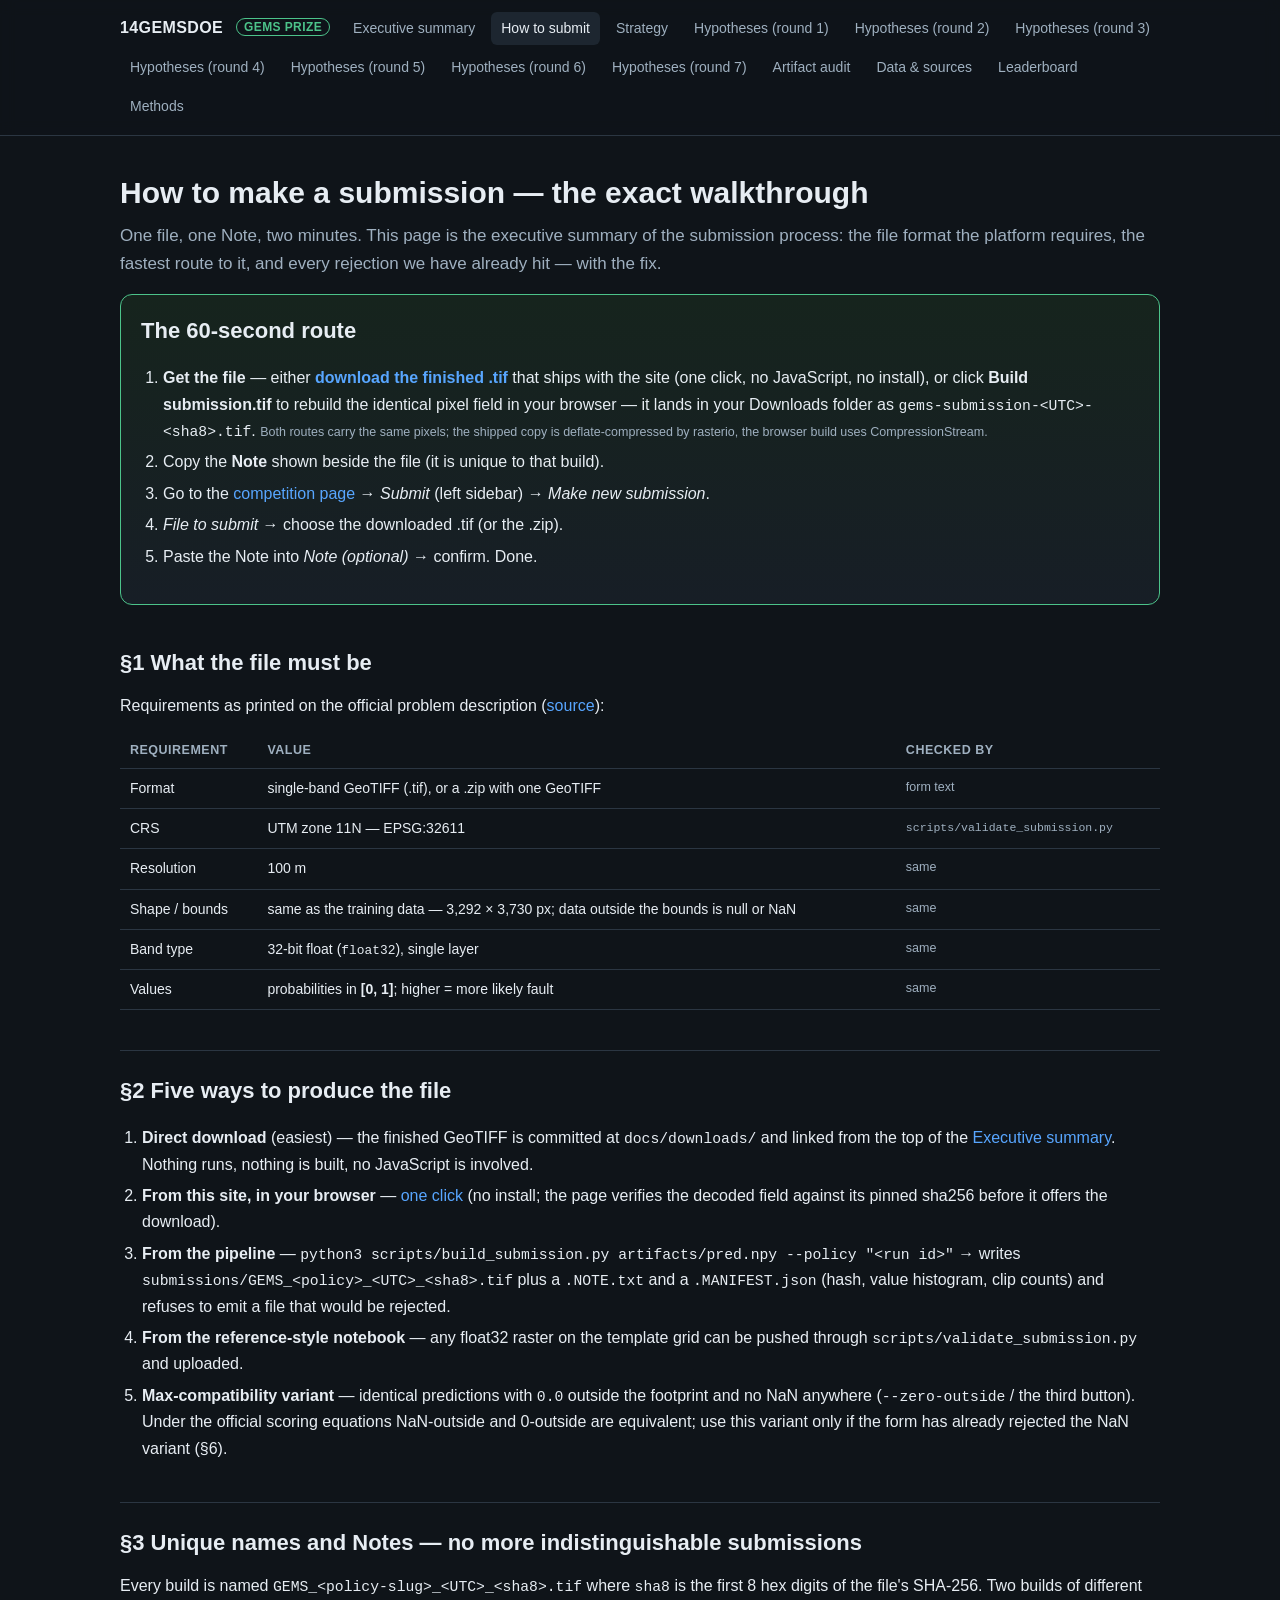
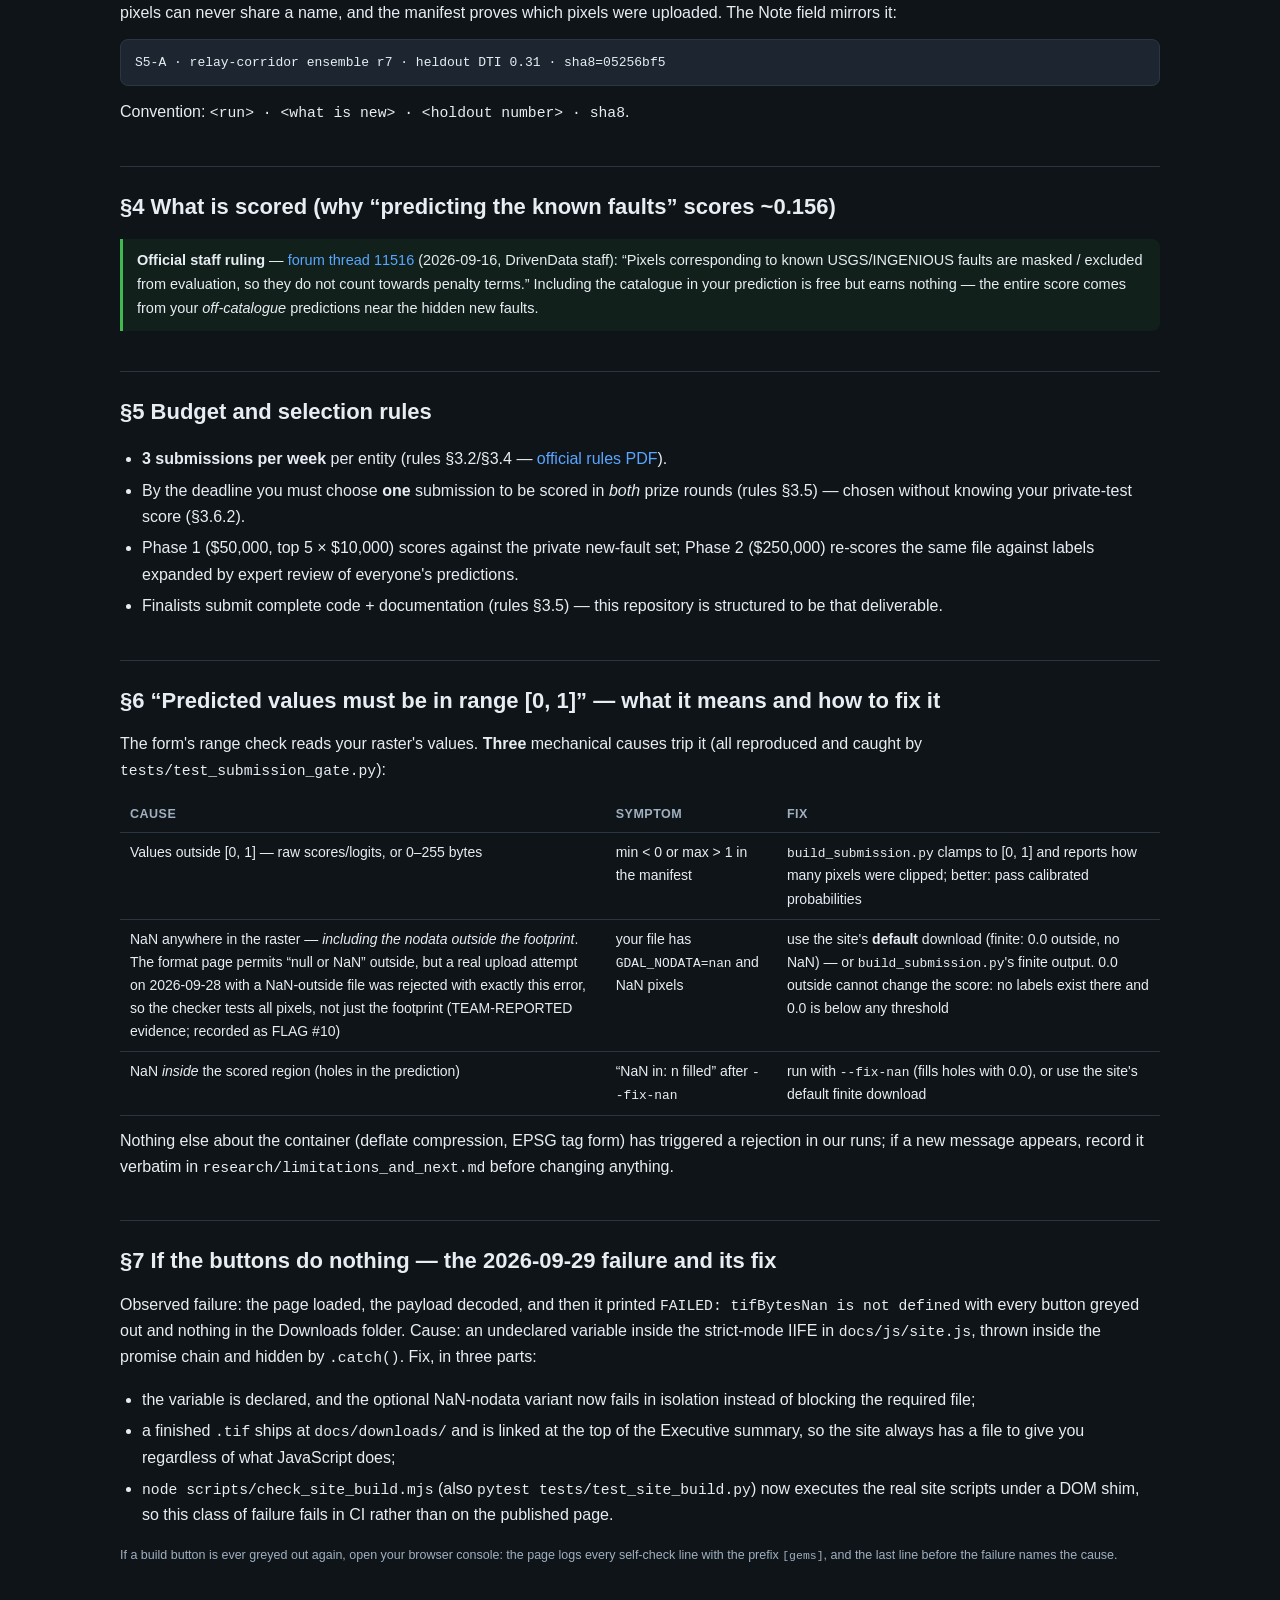
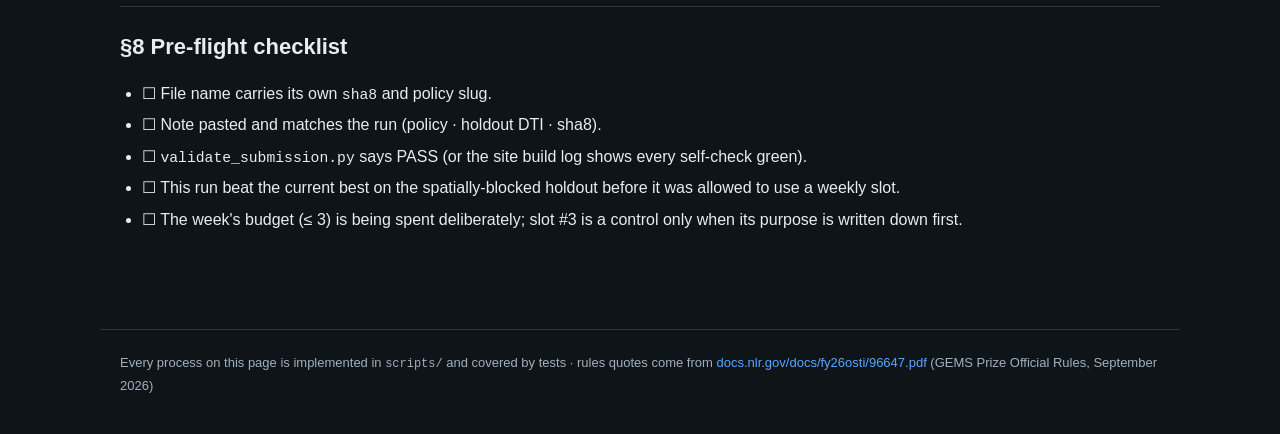
<file: docs/how-to-submit.html>
<!DOCTYPE html>
<html lang="en">
<head>
<meta charset="utf-8">
<meta name="viewport" content="width=device-width, initial-scale=1">
<title>How to submit — 14GEMSDOE</title>
<link rel="stylesheet" href="css/site.css">
</head>
<body>
<header><nav class="nav">
  <span class="brand">14GEMSDOE <span class="tag">GEMS PRIZE</span></span>
  <a href="index.html">Executive summary</a>
  <a href="how-to-submit.html" class="active">How to submit</a>
  <a href="strategy.html">Strategy</a>
  <a href="hypotheses.html">Hypotheses (round 1)</a>
  <a href="hypotheses-round2.html">Hypotheses (round 2)</a>
  <a href="hypotheses-round3.html">Hypotheses (round 3)</a>
  <a href="hypotheses-round4.html">Hypotheses (round 4)</a>
  <a href="hypotheses-round5.html">Hypotheses (round 5)</a>
  <a href="hypotheses-round6.html">Hypotheses (round 6)</a>
  <a href="hypotheses-round7.html">Hypotheses (round 7)</a>
  <a href="audit.html">Artifact audit</a>
  <a href="data.html">Data &amp; sources</a>
  <a href="leaderboard.html">Leaderboard</a>
  <a href="methods.html">Methods</a>
</nav></header>

<main>
<h1>How to make a submission — the exact walkthrough</h1>
<p class="lede">One file, one Note, two minutes. This page is the executive
summary of the submission process: the file format the platform requires, the
fastest route to it, and every rejection we have already hit — with the fix.</p>

<div class="card hero">
<h2 style="border:0;padding:0;margin-top:0">The 60-second route</h2>
<ol>
  <li><strong>Get the file</strong> — either
      <a href="index.html#build-submission"><strong>download the finished .tif</strong></a>
      that ships with the site (one click, no JavaScript, no install), or click
      <strong>Build submission.tif</strong> to rebuild the identical pixel field in your
      browser — it lands in your Downloads folder as
      <code>gems-submission-&lt;UTC&gt;-&lt;sha8&gt;.tif</code>.
      <span class="src">Both routes carry the same pixels; the shipped copy is
      deflate-compressed by rasterio, the browser build uses CompressionStream.</span></li>
  <li>Copy the <strong>Note</strong> shown beside the file (it is unique to that build).</li>
  <li>Go to the <a href="https://www.drivendata.org/competitions/306/competition-doe-gems/" target="_blank" rel="noopener">competition page</a>
      → <em>Submit</em> (left sidebar) → <em>Make new submission</em>.</li>
  <li><em>File to submit</em> → choose the downloaded .tif (or the .zip).</li>
  <li>Paste the Note into <em>Note (optional)</em> → confirm. Done.</li>
</ol>
</div>

<h2>§1 What the file must be</h2>
<p>Requirements as printed on the official problem description
(<a href="https://www.drivendata.org/competitions/306/competition-doe-gems/page/967/#submission-format" target="_blank" rel="noopener">source</a>):</p>
<table>
<tr><th>Requirement</th><th>Value</th><th>Checked by</th></tr>
<tr><td>Format</td><td>single-band GeoTIFF (.tif), or a .zip with one GeoTIFF</td><td class="src">form text</td></tr>
<tr><td>CRS</td><td>UTM zone 11N — EPSG:32611</td><td class="src"><code>scripts/validate_submission.py</code></td></tr>
<tr><td>Resolution</td><td>100 m</td><td class="src">same</td></tr>
<tr><td>Shape / bounds</td><td>same as the training data — 3,292 × 3,730 px; data outside the bounds is null or NaN</td><td class="src">same</td></tr>
<tr><td>Band type</td><td>32-bit float (<code>float32</code>), single layer</td><td class="src">same</td></tr>
<tr><td>Values</td><td>probabilities in <strong>[0, 1]</strong>; higher = more likely fault</td><td class="src">same</td></tr>
</table>

<h2>§2 Five ways to produce the file</h2>
<ol>
  <li><strong>Direct download</strong> (easiest) — the finished GeoTIFF is committed at
      <code>docs/downloads/</code> and linked from the top of the
      <a href="index.html#build-submission">Executive summary</a>. Nothing runs, nothing is
      built, no JavaScript is involved.</li>
  <li><strong>From this site, in your browser</strong> —
      <a href="index.html#build-submission">one click</a> (no install; the page verifies the
      decoded field against its pinned sha256 before it offers the download).</li>
  <li><strong>From the pipeline</strong> —
      <code>python3 scripts/build_submission.py artifacts/pred.npy --policy "&lt;run id&gt;"</code>
      → writes <code>submissions/GEMS_&lt;policy&gt;_&lt;UTC&gt;_&lt;sha8&gt;.tif</code>
      plus a <code>.NOTE.txt</code> and a <code>.MANIFEST.json</code> (hash, value
      histogram, clip counts) and refuses to emit a file that would be rejected.</li>
  <li><strong>From the reference-style notebook</strong> — any float32 raster on the
      template grid can be pushed through <code>scripts/validate_submission.py</code>
      and uploaded.</li>
  <li><strong>Max-compatibility variant</strong> — identical predictions with
      <code>0.0</code> outside the footprint and no NaN anywhere
      (<code>--zero-outside</code> / the third button). Under the official
      scoring equations NaN-outside and 0-outside are equivalent; use this variant
      only if the form has already rejected the NaN variant (§6).</li>
</ol>

<h2>§3 Unique names and Notes — no more indistinguishable submissions</h2>
<p>Every build is named <code>GEMS_&lt;policy-slug&gt;_&lt;UTC&gt;_&lt;sha8&gt;.tif</code>
where <code>sha8</code> is the first 8 hex digits of the file's SHA-256. Two builds
of different pixels can never share a name, and the manifest proves which pixels
were uploaded. The Note field mirrors it:</p>
<pre>S5-A · relay-corridor ensemble r7 · heldout DTI 0.31 · sha8=05256bf5</pre>
<p>Convention: <code>&lt;run&gt; · &lt;what is new&gt; · &lt;holdout number&gt; · sha8</code>.</p>

<h2>§4 What is scored (why “predicting the known faults” scores ~0.156)</h2>
<div class="note ok">
<strong>Official staff ruling</strong> —
<a href="https://community.drivendata.org/t/scoring-clarification-are-known-usgs-ingenious-faults-masked-when-scoring-and-are-they-in-the-final-round-label-set/11516" target="_blank" rel="noopener">forum thread 11516</a>
(2026-09-16, DrivenData staff): “Pixels corresponding to known USGS/INGENIOUS
faults are masked / excluded from evaluation, so they do not count towards penalty
terms.” Including the catalogue in your prediction is free but earns nothing —
the entire score comes from your <em>off-catalogue</em> predictions near the
hidden new faults.
</div>

<h2>§5 Budget and selection rules</h2>
<ul>
  <li><strong>3 submissions per week</strong> per entity (rules §3.2/§3.4 —
      <a href="https://docs.nlr.gov/docs/fy26osti/96647.pdf" target="_blank" rel="noopener">official rules PDF</a>).</li>
  <li>By the deadline you must choose <strong>one</strong> submission to be scored
      in <em>both</em> prize rounds (rules §3.5) — chosen without knowing your
      private-test score (§3.6.2).</li>
  <li>Phase 1 ($50,000, top 5 × $10,000) scores against the private new-fault set;
      Phase 2 ($250,000) re-scores the same file against labels expanded by expert
      review of everyone's predictions.</li>
  <li>Finalists submit complete code + documentation (rules §3.5) — this repository
      is structured to be that deliverable.</li>
</ul>

<h2 id="rejection">§6 “Predicted values must be in range [0, 1]” — what it means and how to fix it</h2>
<p>The form's range check reads your raster's values. <strong>Three</strong>
mechanical causes trip it (all reproduced and caught by
<code>tests/test_submission_gate.py</code>):</p>
<table>
<tr><th>Cause</th><th>Symptom</th><th>Fix</th></tr>
<tr><td>Values outside [0, 1] — raw scores/logits, or 0–255 bytes</td>
    <td>min &lt; 0 or max &gt; 1 in the manifest</td>
    <td><code>build_submission.py</code> clamps to [0, 1] and reports how many
        pixels were clipped; better: pass calibrated probabilities</td></tr>
<tr><td>NaN anywhere in the raster — <em>including the nodata outside the
        footprint</em>. The format page permits “null or NaN” outside, but a
        real upload attempt on 2026-09-28 with a NaN-outside file was rejected
        with exactly this error, so the checker tests all pixels, not just the
        footprint (TEAM-REPORTED evidence; recorded as FLAG #10)</td>
    <td>your file has <code>GDAL_NODATA=nan</code> and NaN pixels</td>
    <td>use the site's <strong>default</strong> download (finite: 0.0 outside,
        no NaN) — or <code>build_submission.py</code>'s finite output. 0.0
        outside cannot change the score: no labels exist there and 0.0 is
        below any threshold</td></tr>
<tr><td>NaN <em>inside</em> the scored region (holes in the prediction)</td>
    <td>“NaN in: n filled” after <code>--fix-nan</code></td>
    <td>run with <code>--fix-nan</code> (fills holes with 0.0), or use the
        site's default finite download</td></tr>
</table>
<p>Nothing else about the container (deflate compression, EPSG tag form) has
triggered a rejection in our runs; if a new message appears, record it verbatim
in <code>research/limitations_and_next.md</code> before changing anything.</p>

<h2 id="incident">§7 If the buttons do nothing — the 2026-09-29 failure and its fix</h2>
<p>Observed failure: the page loaded, the payload decoded, and then it printed
<code>FAILED: tifBytesNan is not defined</code> with every button greyed out and nothing in
the Downloads folder. Cause: an undeclared variable inside the strict-mode IIFE in
<code>docs/js/site.js</code>, thrown inside the promise chain and hidden by
<code>.catch()</code>. Fix, in three parts:</p>
<ul>
  <li>the variable is declared, and the optional NaN-nodata variant now fails in isolation
      instead of blocking the required file;</li>
  <li>a finished <code>.tif</code> ships at <code>docs/downloads/</code> and is linked at
      the top of the Executive summary, so the site always has a file to give you
      regardless of what JavaScript does;</li>
  <li><code>node scripts/check_site_build.mjs</code> (also <code>pytest tests/test_site_build.py</code>)
      now executes the real site scripts under a DOM shim, so this class of failure fails
      in CI rather than on the published page.</li>
</ul>
<p class="src">If a build button is ever greyed out again, open your browser console: the
page logs every self-check line with the prefix <code>[gems]</code>, and the last line
before the failure names the cause.</p>

<h2>§8 Pre-flight checklist</h2>
<ul>
  <li>☐ File name carries its own <code>sha8</code> and policy slug.</li>
  <li>☐ Note pasted and matches the run (policy · holdout DTI · sha8).</li>
  <li>☐ <code>validate_submission.py</code> says PASS (or the site build log shows every self-check green).</li>
  <li>☐ This run beat the current best on the spatially-blocked holdout before it
        was allowed to use a weekly slot.</li>
  <li>☐ The week's budget (≤ 3) is being spent deliberately; slot #3 is a control
        only when its purpose is written down first.</li>
</ul>
</main>

<footer>
  Every process on this page is implemented in <code>scripts/</code> and covered by tests ·
  rules quotes come from
  <a href="https://docs.nlr.gov/docs/fy26osti/96647.pdf" target="_blank" rel="noopener">docs.nlr.gov/docs/fy26osti/96647.pdf</a>
  (GEMS Prize Official Rules, September 2026)
</footer>
</body>
</html>
</file>
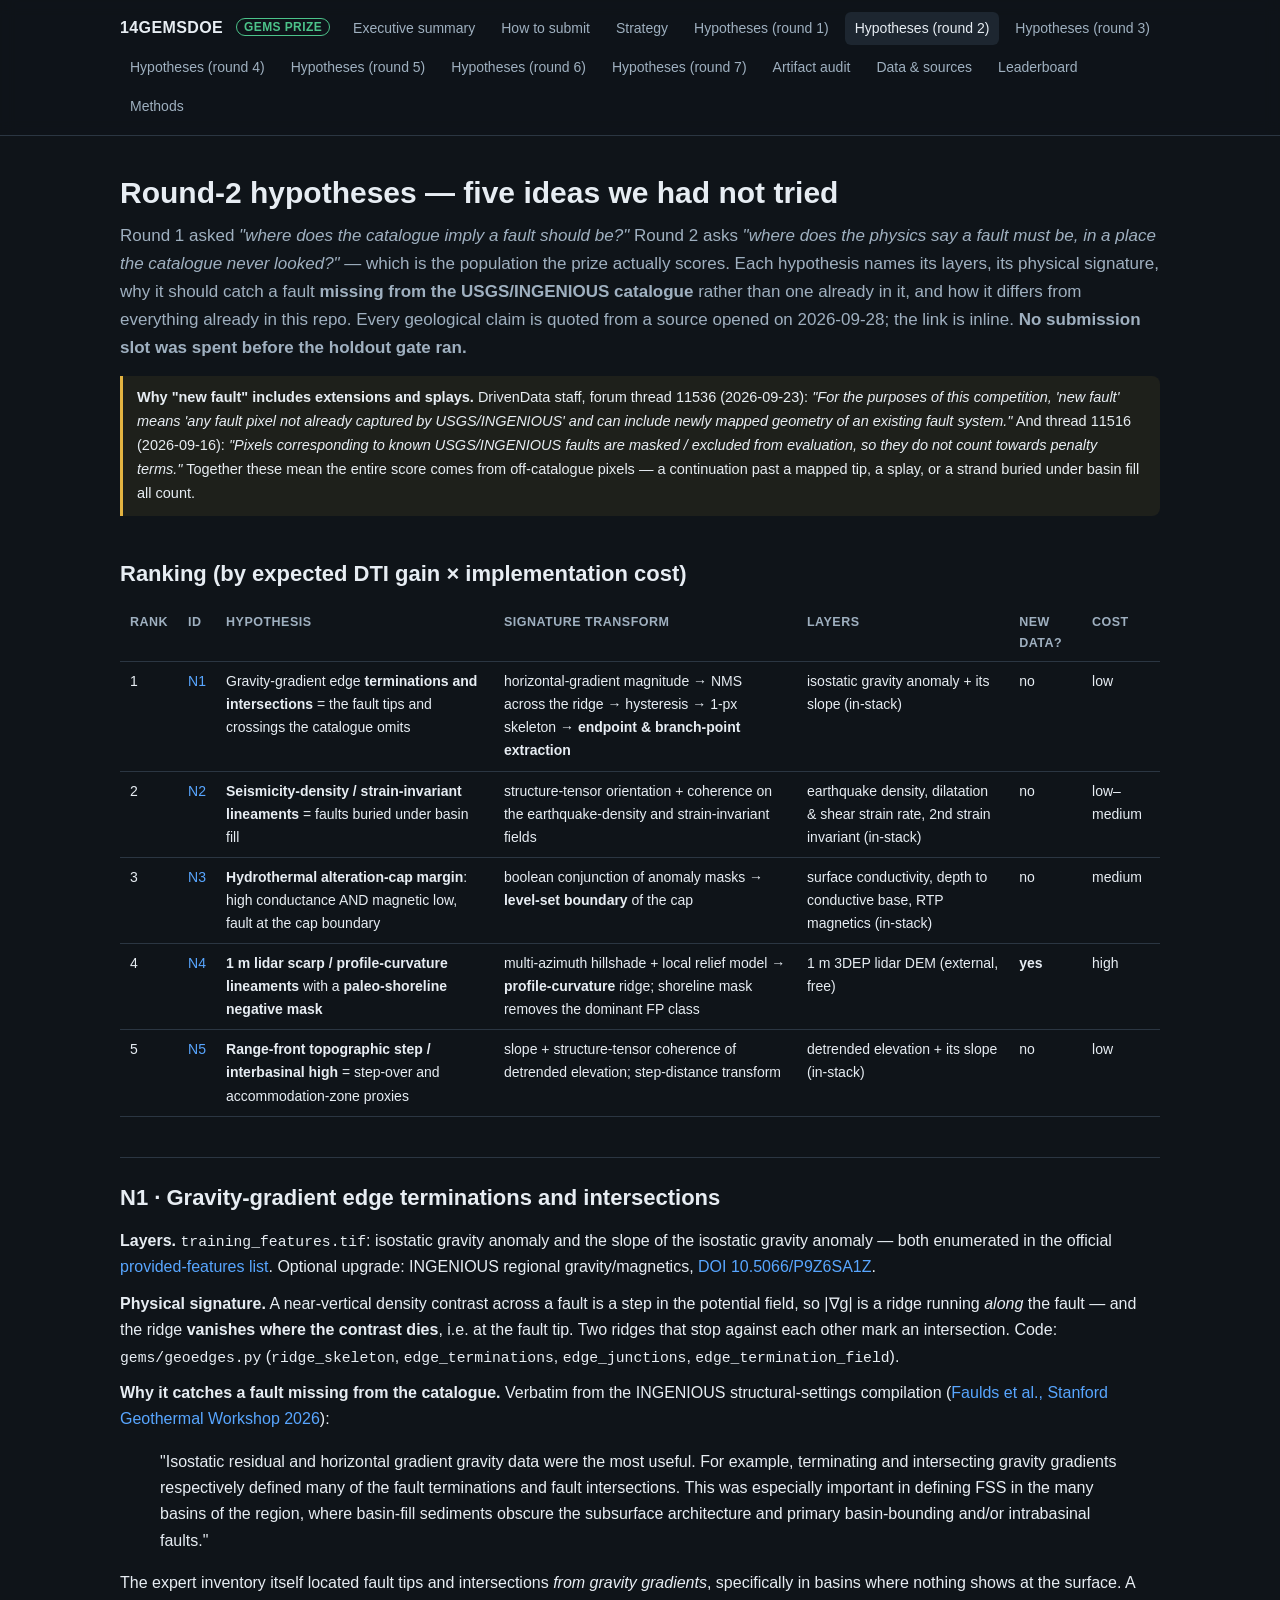
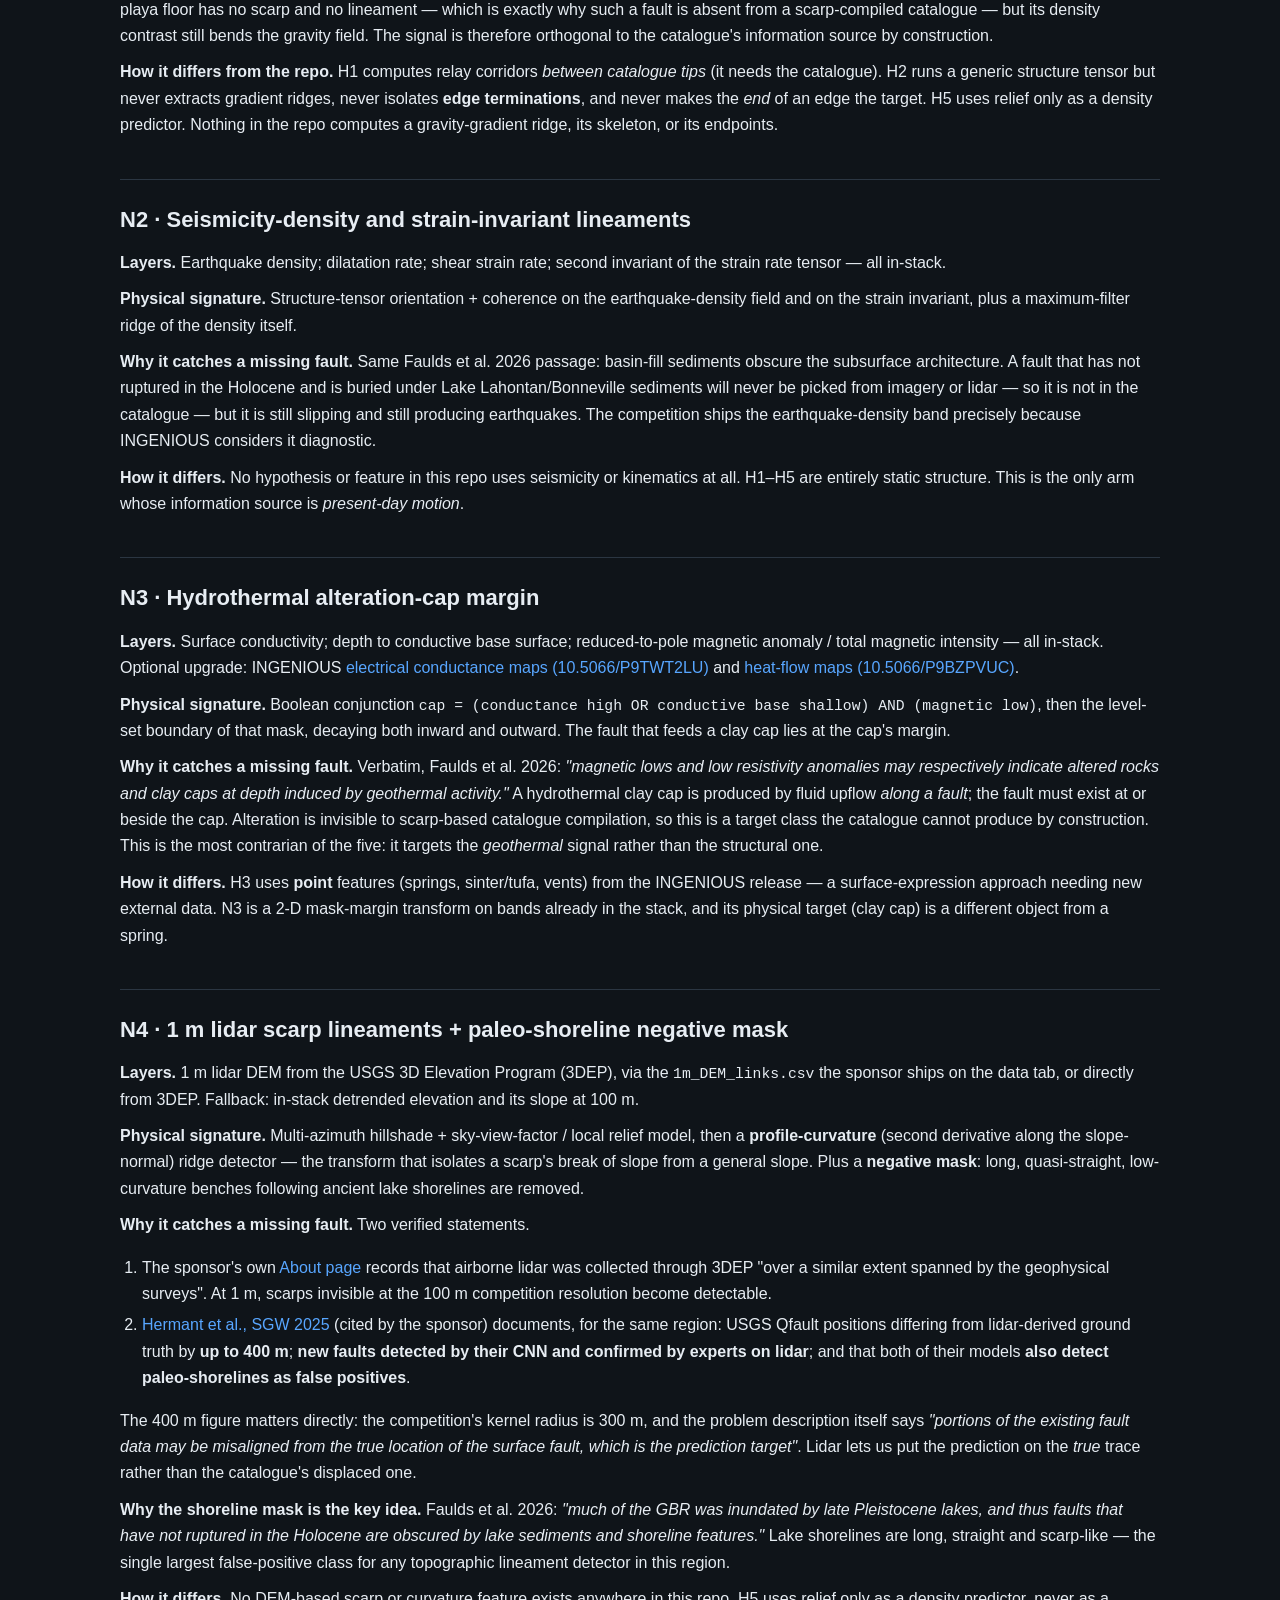
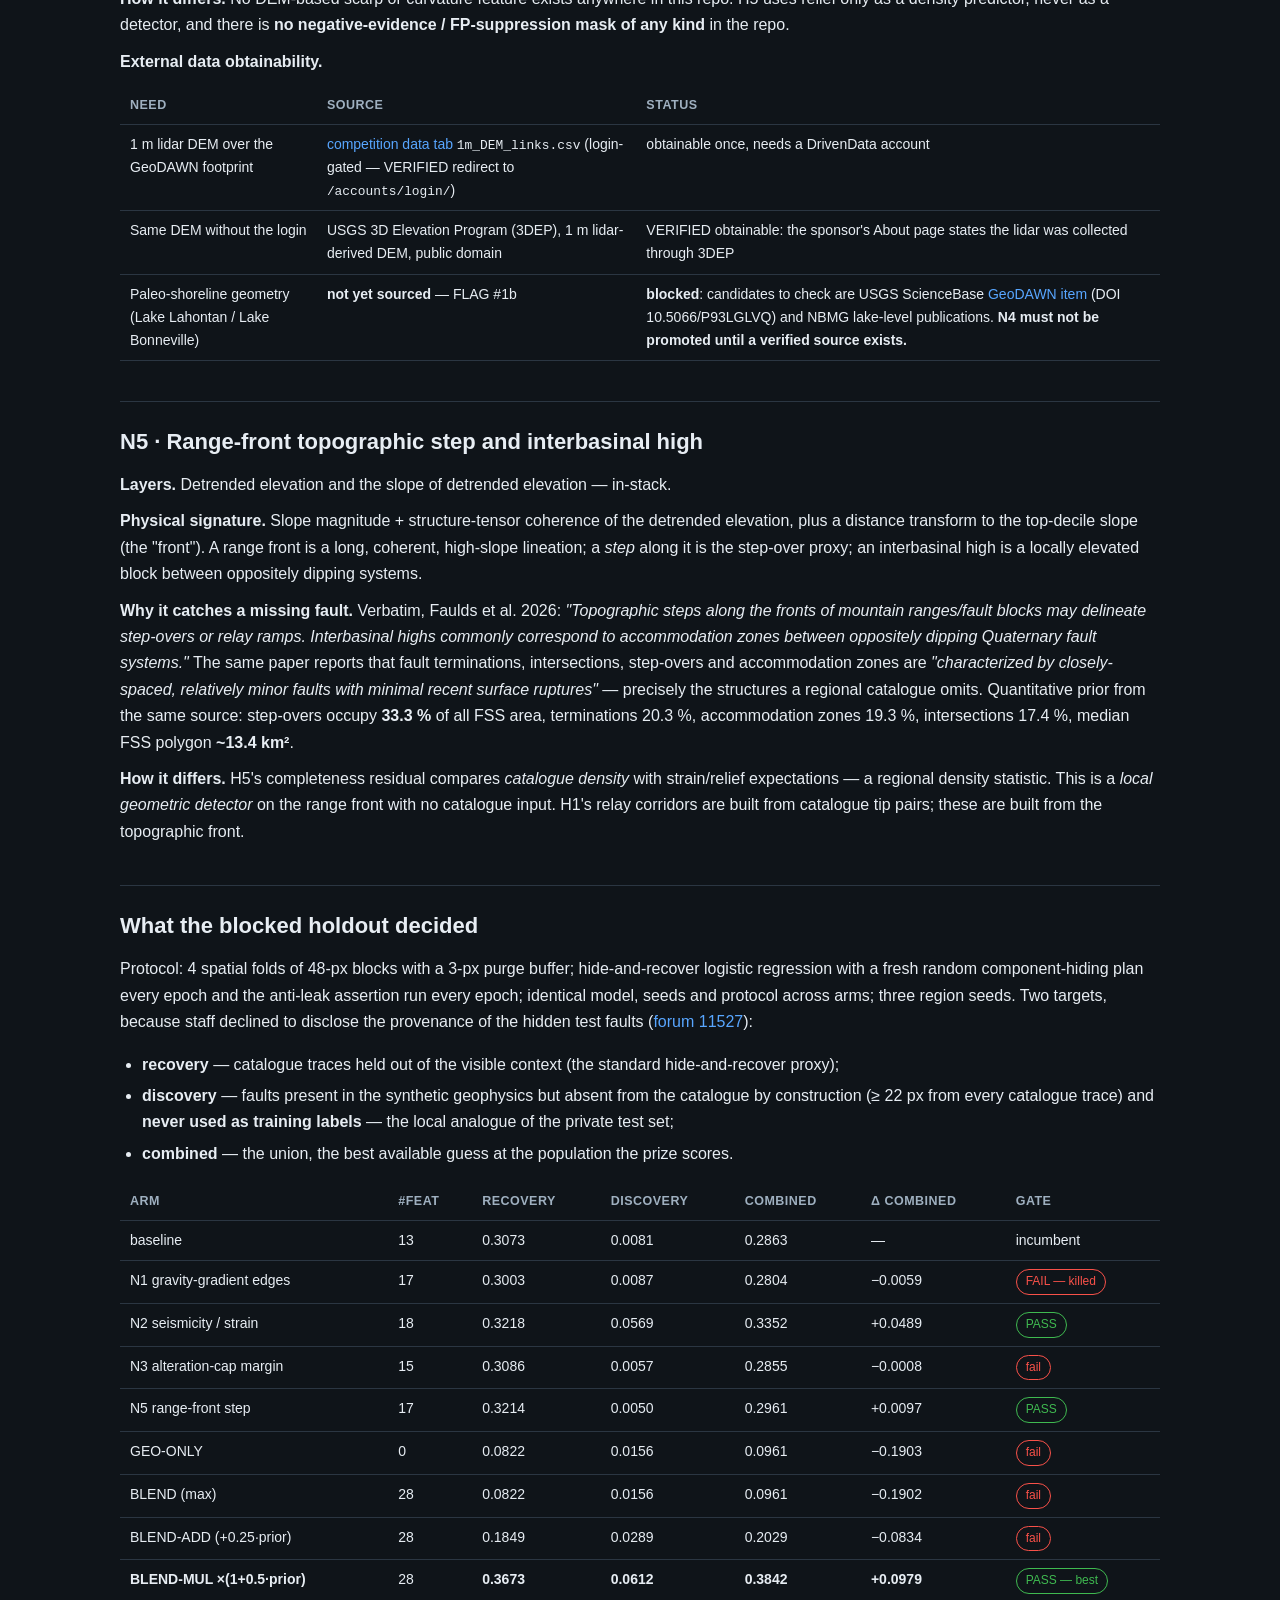
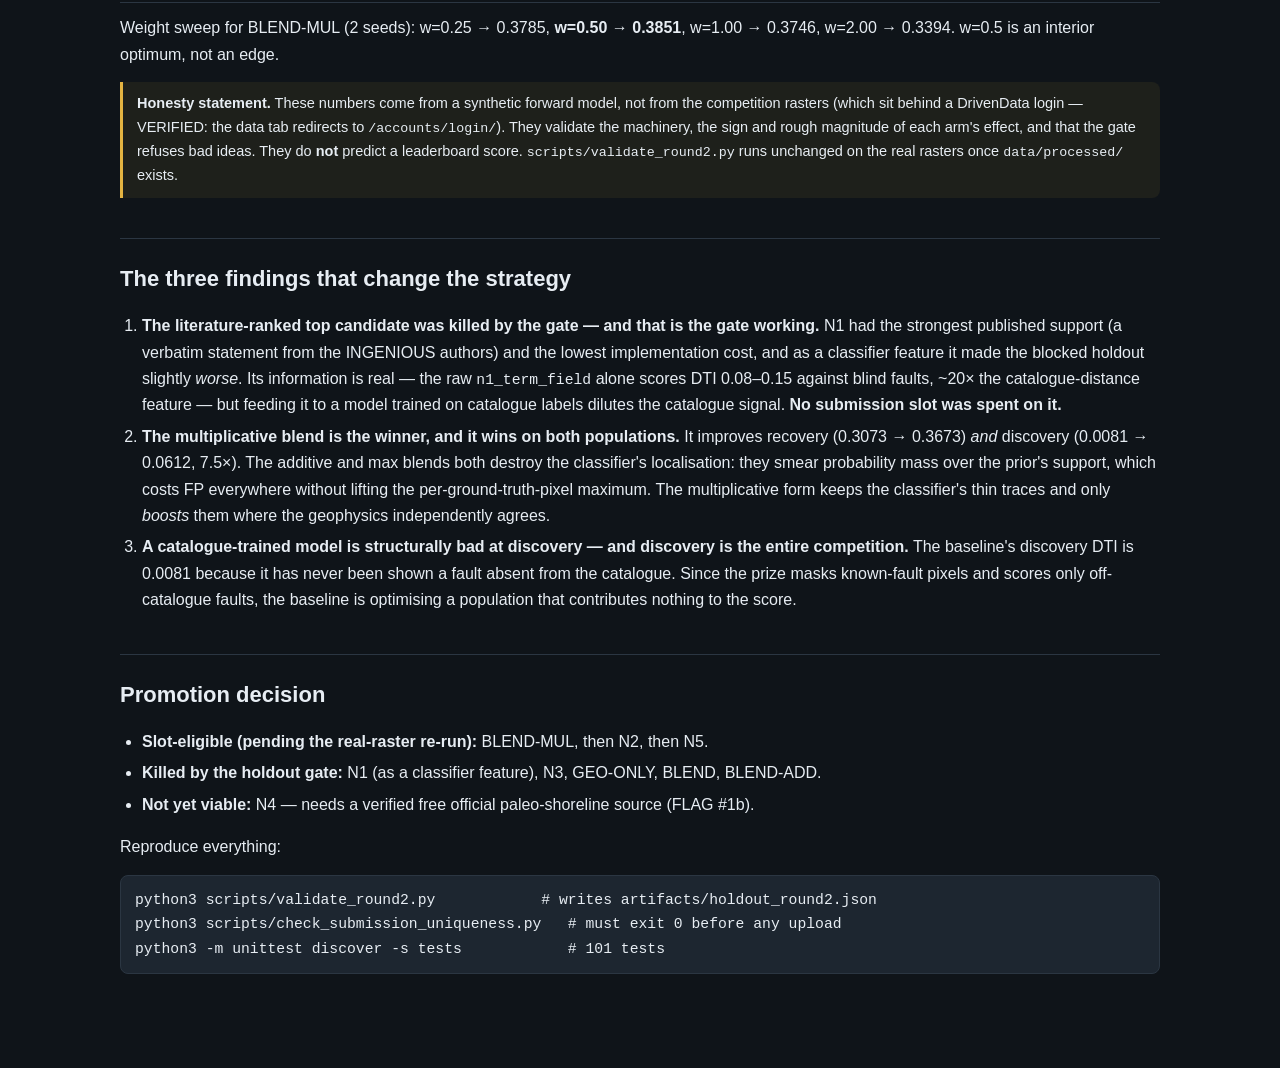
<file: docs/hypotheses-round2.html>
<!DOCTYPE html>
<html lang="en">
<head>
<meta charset="utf-8">
<meta name="viewport" content="width=device-width, initial-scale=1">
<title>Round-2 hypotheses — 14GEMSDOE</title>
<link rel="stylesheet" href="css/site.css">
</head>
<body>
<header><nav class="nav">
  <span class="brand">14GEMSDOE <span class="tag">GEMS PRIZE</span></span>
  <a href="index.html">Executive summary</a>
  <a href="how-to-submit.html">How to submit</a>
  <a href="strategy.html">Strategy</a>
  <a href="hypotheses.html">Hypotheses (round 1)</a>
  <a href="hypotheses-round2.html" class="active">Hypotheses (round 2)</a>
  <a href="hypotheses-round3.html">Hypotheses (round 3)</a>
  <a href="hypotheses-round4.html">Hypotheses (round 4)</a>
  <a href="hypotheses-round5.html">Hypotheses (round 5)</a>
  <a href="hypotheses-round6.html">Hypotheses (round 6)</a>
  <a href="hypotheses-round7.html">Hypotheses (round 7)</a>
  <a href="audit.html">Artifact audit</a>
  <a href="data.html">Data &amp; sources</a>
  <a href="leaderboard.html">Leaderboard</a>
  <a href="methods.html">Methods</a>
</nav></header>

<main>
<h1>Round-2 hypotheses — five ideas we had not tried</h1>
<p class="lede">
Round 1 asked <em>"where does the catalogue imply a fault should be?"</em>
Round 2 asks <em>"where does the physics say a fault must be, in a place the
catalogue never looked?"</em> — which is the population the prize actually
scores. Each hypothesis names its layers, its physical signature, why it should
catch a fault <strong>missing from the USGS/INGENIOUS catalogue</strong> rather
than one already in it, and how it differs from everything already in this repo.
Every geological claim is quoted from a source opened on 2026-09-28; the link is
inline. <strong>No submission slot was spent before the holdout gate ran.</strong>
</p>

<div class="note"><strong>Why "new fault" includes extensions and splays.</strong>
DrivenData staff, forum thread 11536 (2026-09-23): <em>"For the purposes of this
competition, 'new fault' means 'any fault pixel not already captured by
USGS/INGENIOUS' and can include newly mapped geometry of an existing fault
system."</em> And thread 11516 (2026-09-16): <em>"Pixels corresponding to known
USGS/INGENIOUS faults are masked / excluded from evaluation, so they do not count
towards penalty terms."</em> Together these mean the entire score comes from
off-catalogue pixels — a continuation past a mapped tip, a splay, or a strand
buried under basin fill all count.</div>

<h2>Ranking (by expected DTI gain × implementation cost)</h2>
<table>
<tr><th>Rank</th><th>ID</th><th>Hypothesis</th><th>Signature transform</th><th>Layers</th><th>New data?</th><th>Cost</th></tr>
<tr><td>1</td><td><a href="#n1">N1</a></td><td>Gravity-gradient edge <strong>terminations and intersections</strong> = the fault tips and crossings the catalogue omits</td>
    <td>horizontal-gradient magnitude → NMS across the ridge → hysteresis → 1-px skeleton → <strong>endpoint &amp; branch-point extraction</strong></td>
    <td>isostatic gravity anomaly + its slope (in-stack)</td><td>no</td><td>low</td></tr>
<tr><td>2</td><td><a href="#n2">N2</a></td><td><strong>Seismicity-density / strain-invariant lineaments</strong> = faults buried under basin fill</td>
    <td>structure-tensor orientation + coherence on the earthquake-density and strain-invariant fields</td>
    <td>earthquake density, dilatation &amp; shear strain rate, 2nd strain invariant (in-stack)</td><td>no</td><td>low–medium</td></tr>
<tr><td>3</td><td><a href="#n3">N3</a></td><td><strong>Hydrothermal alteration-cap margin</strong>: high conductance AND magnetic low, fault at the cap boundary</td>
    <td>boolean conjunction of anomaly masks → <strong>level-set boundary</strong> of the cap</td>
    <td>surface conductivity, depth to conductive base, RTP magnetics (in-stack)</td><td>no</td><td>medium</td></tr>
<tr><td>4</td><td><a href="#n4">N4</a></td><td><strong>1 m lidar scarp / profile-curvature lineaments</strong> with a <strong>paleo-shoreline negative mask</strong></td>
    <td>multi-azimuth hillshade + local relief model → <strong>profile-curvature</strong> ridge; shoreline mask removes the dominant FP class</td>
    <td>1 m 3DEP lidar DEM (external, free)</td><td><strong>yes</strong></td><td>high</td></tr>
<tr><td>5</td><td><a href="#n5">N5</a></td><td><strong>Range-front topographic step / interbasinal high</strong> = step-over and accommodation-zone proxies</td>
    <td>slope + structure-tensor coherence of detrended elevation; step-distance transform</td>
    <td>detrended elevation + its slope (in-stack)</td><td>no</td><td>low</td></tr>
</table>

<h2 id="n1">N1 · Gravity-gradient edge terminations and intersections</h2>
<p><strong>Layers.</strong> <code>training_features.tif</code>: isostatic gravity
anomaly and the slope of the isostatic gravity anomaly — both enumerated in the
official <a href="https://www.drivendata.org/competitions/306/competition-doe-gems/page/967/#provided-features" target="_blank" rel="noopener">provided-features list</a>.
Optional upgrade: INGENIOUS regional gravity/magnetics,
<a href="https://doi.org/10.5066/P9Z6SA1Z" target="_blank" rel="noopener">DOI 10.5066/P9Z6SA1Z</a>.</p>

<p><strong>Physical signature.</strong> A near-vertical density contrast across a
fault is a step in the potential field, so |∇g| is a ridge running
<em>along</em> the fault — and the ridge <strong>vanishes where the contrast
dies</strong>, i.e. at the fault tip. Two ridges that stop against each other
mark an intersection. Code: <code>gems/geoedges.py</code>
(<code>ridge_skeleton</code>, <code>edge_terminations</code>,
<code>edge_junctions</code>, <code>edge_termination_field</code>).</p>

<p><strong>Why it catches a fault missing from the catalogue.</strong> Verbatim
from the INGENIOUS structural-settings compilation
(<a href="https://pangea.stanford.edu/ERE/db/GeoConf/papers/SGW/2026/Faulds.pdf" target="_blank" rel="noopener">Faulds et al., Stanford Geothermal Workshop 2026</a>):</p>
<blockquote>"Isostatic residual and horizontal gradient gravity data were the most
useful. For example, terminating and intersecting gravity gradients respectively
defined many of the fault terminations and fault intersections. This was
especially important in defining FSS in the many basins of the region, where
basin-fill sediments obscure the subsurface architecture and primary
basin-bounding and/or intrabasinal faults."</blockquote>
<p>The expert inventory itself located fault tips and intersections
<em>from gravity gradients</em>, specifically in basins where nothing shows at
the surface. A playa floor has no scarp and no lineament — which is exactly why
such a fault is absent from a scarp-compiled catalogue — but its density
contrast still bends the gravity field. The signal is therefore orthogonal to
the catalogue's information source by construction.</p>

<p><strong>How it differs from the repo.</strong> H1 computes relay corridors
<em>between catalogue tips</em> (it needs the catalogue). H2 runs a generic
structure tensor but never extracts gradient ridges, never isolates
<strong>edge terminations</strong>, and never makes the <em>end</em> of an edge
the target. H5 uses relief only as a density predictor. Nothing in the repo
computes a gravity-gradient ridge, its skeleton, or its endpoints.</p>

<h2 id="n2">N2 · Seismicity-density and strain-invariant lineaments</h2>
<p><strong>Layers.</strong> Earthquake density; dilatation rate; shear strain
rate; second invariant of the strain rate tensor — all in-stack.</p>
<p><strong>Physical signature.</strong> Structure-tensor orientation + coherence
on the earthquake-density field and on the strain invariant, plus a
maximum-filter ridge of the density itself.</p>
<p><strong>Why it catches a missing fault.</strong> Same Faulds et al. 2026
passage: basin-fill sediments obscure the subsurface architecture. A fault that
has not ruptured in the Holocene and is buried under Lake Lahontan/Bonneville
sediments will never be picked from imagery or lidar — so it is not in the
catalogue — but it is still slipping and still producing earthquakes. The
competition ships the earthquake-density band precisely because INGENIOUS
considers it diagnostic.</p>
<p><strong>How it differs.</strong> No hypothesis or feature in this repo uses
seismicity or kinematics at all. H1–H5 are entirely static structure. This is
the only arm whose information source is <em>present-day motion</em>.</p>

<h2 id="n3">N3 · Hydrothermal alteration-cap margin</h2>
<p><strong>Layers.</strong> Surface conductivity; depth to conductive base
surface; reduced-to-pole magnetic anomaly / total magnetic intensity — all
in-stack. Optional upgrade: INGENIOUS
<a href="https://doi.org/10.5066/P9TWT2LU" target="_blank" rel="noopener">electrical conductance maps (10.5066/P9TWT2LU)</a>
and
<a href="https://doi.org/10.5066/P9BZPVUC" target="_blank" rel="noopener">heat-flow maps (10.5066/P9BZPVUC)</a>.</p>
<p><strong>Physical signature.</strong> Boolean conjunction
<code>cap = (conductance high OR conductive base shallow) AND (magnetic low)</code>,
then the level-set boundary of that mask, decaying both inward and outward. The
fault that feeds a clay cap lies at the cap's margin.</p>
<p><strong>Why it catches a missing fault.</strong> Verbatim, Faulds et al. 2026:
<em>"magnetic lows and low resistivity anomalies may respectively indicate
altered rocks and clay caps at depth induced by geothermal activity."</em> A
hydrothermal clay cap is produced by fluid upflow <em>along a fault</em>; the
fault must exist at or beside the cap. Alteration is invisible to scarp-based
catalogue compilation, so this is a target class the catalogue cannot produce by
construction. This is the most contrarian of the five: it targets the
<em>geothermal</em> signal rather than the structural one.</p>
<p><strong>How it differs.</strong> H3 uses <strong>point</strong> features
(springs, sinter/tufa, vents) from the INGENIOUS release — a surface-expression
approach needing new external data. N3 is a 2-D mask-margin transform on bands
already in the stack, and its physical target (clay cap) is a different object
from a spring.</p>

<h2 id="n4">N4 · 1 m lidar scarp lineaments + paleo-shoreline negative mask</h2>
<p><strong>Layers.</strong> 1 m lidar DEM from the USGS 3D Elevation Program
(3DEP), via the <code>1m_DEM_links.csv</code> the sponsor ships on the data tab,
or directly from 3DEP. Fallback: in-stack detrended elevation and its slope at
100 m.</p>
<p><strong>Physical signature.</strong> Multi-azimuth hillshade + sky-view-factor
/ local relief model, then a <strong>profile-curvature</strong> (second
derivative along the slope-normal) ridge detector — the transform that isolates a
scarp's break of slope from a general slope. Plus a <strong>negative mask</strong>:
long, quasi-straight, low-curvature benches following ancient lake shorelines are
removed.</p>
<p><strong>Why it catches a missing fault.</strong> Two verified statements.</p>
<ol>
<li>The sponsor's own
  <a href="https://www.drivendata.org/competitions/306/competition-doe-gems/page/968/" target="_blank" rel="noopener">About page</a>
  records that airborne lidar was collected through 3DEP "over a similar extent
  spanned by the geophysical surveys". At 1 m, scarps invisible at the 100 m
  competition resolution become detectable.</li>
<li><a href="https://pangea.stanford.edu/ERE/db/GeoConf/papers/SGW/2025/Hermant.pdf" target="_blank" rel="noopener">Hermant et al., SGW 2025</a>
  (cited by the sponsor) documents, for the same region: USGS Qfault positions
  differing from lidar-derived ground truth by <strong>up to 400 m</strong>;
  <strong>new faults detected by their CNN and confirmed by experts on
  lidar</strong>; and that both of their models <strong>also detect
  paleo-shorelines as false positives</strong>.</li>
</ol>
<p>The 400 m figure matters directly: the competition's kernel radius is 300 m,
and the problem description itself says <em>"portions of the existing fault data
may be misaligned from the true location of the surface fault, which is the
prediction target"</em>. Lidar lets us put the prediction on the <em>true</em>
trace rather than the catalogue's displaced one.</p>
<p><strong>Why the shoreline mask is the key idea.</strong> Faulds et al. 2026:
<em>"much of the GBR was inundated by late Pleistocene lakes, and thus faults that
have not ruptured in the Holocene are obscured by lake sediments and shoreline
features."</em> Lake shorelines are long, straight and scarp-like — the single
largest false-positive class for any topographic lineament detector in this
region.</p>
<p><strong>How it differs.</strong> No DEM-based scarp or curvature feature exists
anywhere in this repo. H5 uses relief only as a density predictor, never as a
detector, and there is <strong>no negative-evidence / FP-suppression mask of any
kind</strong> in the repo.</p>
<p><strong>External data obtainability.</strong></p>
<table>
<tr><th>Need</th><th>Source</th><th>Status</th></tr>
<tr><td>1 m lidar DEM over the GeoDAWN footprint</td>
    <td><a href="https://www.drivendata.org/competitions/306/competition-doe-gems/data/" target="_blank" rel="noopener">competition data tab</a> <code>1m_DEM_links.csv</code> (login-gated — VERIFIED redirect to <code>/accounts/login/</code>)</td>
    <td>obtainable once, needs a DrivenData account</td></tr>
<tr><td>Same DEM without the login</td>
    <td>USGS 3D Elevation Program (3DEP), 1 m lidar-derived DEM, public domain</td>
    <td>VERIFIED obtainable: the sponsor's About page states the lidar was collected through 3DEP</td></tr>
<tr><td>Paleo-shoreline geometry (Lake Lahontan / Lake Bonneville)</td>
    <td><strong>not yet sourced</strong> — FLAG #1b</td>
    <td><strong>blocked</strong>: candidates to check are USGS ScienceBase <a href="https://www.sciencebase.gov/catalog/item/657e1d85d34e23d3533209f7" target="_blank" rel="noopener">GeoDAWN item</a> (DOI 10.5066/P93LGLVQ) and NBMG lake-level publications. <strong>N4 must not be promoted until a verified source exists.</strong></td></tr>
</table>

<h2 id="n5">N5 · Range-front topographic step and interbasinal high</h2>
<p><strong>Layers.</strong> Detrended elevation and the slope of detrended
elevation — in-stack.</p>
<p><strong>Physical signature.</strong> Slope magnitude + structure-tensor
coherence of the detrended elevation, plus a distance transform to the
top-decile slope (the "front"). A range front is a long, coherent, high-slope
lineation; a <em>step</em> along it is the step-over proxy; an interbasinal high
is a locally elevated block between oppositely dipping systems.</p>
<p><strong>Why it catches a missing fault.</strong> Verbatim, Faulds et al. 2026:
<em>"Topographic steps along the fronts of mountain ranges/fault blocks may
delineate step-overs or relay ramps. Interbasinal highs commonly correspond to
accommodation zones between oppositely dipping Quaternary fault systems."</em>
The same paper reports that fault terminations, intersections, step-overs and
accommodation zones are <em>"characterized by closely-spaced, relatively minor
faults with minimal recent surface ruptures"</em> — precisely the structures a
regional catalogue omits. Quantitative prior from the same source: step-overs
occupy <strong>33.3 %</strong> of all FSS area, terminations 20.3 %,
accommodation zones 19.3 %, intersections 17.4 %, median FSS polygon
<strong>~13.4 km²</strong>.</p>
<p><strong>How it differs.</strong> H5's completeness residual compares
<em>catalogue density</em> with strain/relief expectations — a regional density
statistic. This is a <em>local geometric detector</em> on the range front with no
catalogue input. H1's relay corridors are built from catalogue tip pairs; these
are built from the topographic front.</p>

<h2>What the blocked holdout decided</h2>
<p>Protocol: 4 spatial folds of 48-px blocks with a 3-px purge buffer;
hide-and-recover logistic regression with a fresh random component-hiding plan
every epoch and the anti-leak assertion run every epoch; identical model, seeds
and protocol across arms; three region seeds. Two targets, because staff declined
to disclose the provenance of the hidden test faults
(<a href="https://community.drivendata.org/t/how-were-the-new-test-faults-identified-data-sources-and-fault-types/11527" target="_blank" rel="noopener">forum 11527</a>):</p>
<ul>
<li><strong>recovery</strong> — catalogue traces held out of the visible context (the standard hide-and-recover proxy);</li>
<li><strong>discovery</strong> — faults present in the synthetic geophysics but absent from the catalogue by construction (≥ 22 px from every catalogue trace) and <strong>never used as training labels</strong> — the local analogue of the private test set;</li>
<li><strong>combined</strong> — the union, the best available guess at the population the prize scores.</li>
</ul>

<table>
<tr><th>Arm</th><th>#feat</th><th>recovery</th><th>discovery</th><th>combined</th><th>Δ combined</th><th>Gate</th></tr>
<tr><td>baseline</td><td>13</td><td>0.3073</td><td>0.0081</td><td>0.2863</td><td>—</td><td>incumbent</td></tr>
<tr><td>N1 gravity-gradient edges</td><td>17</td><td>0.3003</td><td>0.0087</td><td>0.2804</td><td>−0.0059</td><td><span class="pill bad">FAIL — killed</span></td></tr>
<tr><td>N2 seismicity / strain</td><td>18</td><td>0.3218</td><td>0.0569</td><td>0.3352</td><td>+0.0489</td><td><span class="pill ok">PASS</span></td></tr>
<tr><td>N3 alteration-cap margin</td><td>15</td><td>0.3086</td><td>0.0057</td><td>0.2855</td><td>−0.0008</td><td><span class="pill bad">fail</span></td></tr>
<tr><td>N5 range-front step</td><td>17</td><td>0.3214</td><td>0.0050</td><td>0.2961</td><td>+0.0097</td><td><span class="pill ok">PASS</span></td></tr>
<tr><td>GEO-ONLY</td><td>0</td><td>0.0822</td><td>0.0156</td><td>0.0961</td><td>−0.1903</td><td><span class="pill bad">fail</span></td></tr>
<tr><td>BLEND (max)</td><td>28</td><td>0.0822</td><td>0.0156</td><td>0.0961</td><td>−0.1902</td><td><span class="pill bad">fail</span></td></tr>
<tr><td>BLEND-ADD (+0.25·prior)</td><td>28</td><td>0.1849</td><td>0.0289</td><td>0.2029</td><td>−0.0834</td><td><span class="pill bad">fail</span></td></tr>
<tr><td><strong>BLEND-MUL ×(1+0.5·prior)</strong></td><td>28</td><td><strong>0.3673</strong></td><td><strong>0.0612</strong></td><td><strong>0.3842</strong></td><td><strong>+0.0979</strong></td><td><span class="pill ok">PASS — best</span></td></tr>
</table>
<p>Weight sweep for BLEND-MUL (2 seeds): w=0.25 → 0.3785, <strong>w=0.50 →
0.3851</strong>, w=1.00 → 0.3746, w=2.00 → 0.3394. w=0.5 is an interior optimum,
not an edge.</p>

<div class="note"><strong>Honesty statement.</strong> These numbers come from a
synthetic forward model, not from the competition rasters (which sit behind a
DrivenData login — VERIFIED: the data tab redirects to <code>/accounts/login/</code>).
They validate the machinery, the sign and rough magnitude of each arm's effect,
and that the gate refuses bad ideas. They do <strong>not</strong> predict a
leaderboard score. <code>scripts/validate_round2.py</code> runs unchanged on the
real rasters once <code>data/processed/</code> exists.</div>

<h2>The three findings that change the strategy</h2>
<ol>
<li><strong>The literature-ranked top candidate was killed by the gate — and that
is the gate working.</strong> N1 had the strongest published support (a verbatim
statement from the INGENIOUS authors) and the lowest implementation cost, and as a
classifier feature it made the blocked holdout slightly <em>worse</em>. Its
information is real — the raw <code>n1_term_field</code> alone scores DTI
0.08–0.15 against blind faults, ~20× the catalogue-distance feature — but feeding
it to a model trained on catalogue labels dilutes the catalogue signal. <strong>No
submission slot was spent on it.</strong></li>
<li><strong>The multiplicative blend is the winner, and it wins on both
populations.</strong> It improves recovery (0.3073 → 0.3673) <em>and</em>
discovery (0.0081 → 0.0612, 7.5×). The additive and max blends both destroy the
classifier's localisation: they smear probability mass over the prior's support,
which costs FP everywhere without lifting the per-ground-truth-pixel maximum. The
multiplicative form keeps the classifier's thin traces and only <em>boosts</em>
them where the geophysics independently agrees.</li>
<li><strong>A catalogue-trained model is structurally bad at discovery — and
discovery is the entire competition.</strong> The baseline's discovery DTI is
0.0081 because it has never been shown a fault absent from the catalogue. Since
the prize masks known-fault pixels and scores only off-catalogue faults, the
baseline is optimising a population that contributes nothing to the score.</li>
</ol>

<h2>Promotion decision</h2>
<ul>
<li><strong>Slot-eligible (pending the real-raster re-run):</strong> BLEND-MUL, then N2, then N5.</li>
<li><strong>Killed by the holdout gate:</strong> N1 (as a classifier feature), N3, GEO-ONLY, BLEND, BLEND-ADD.</li>
<li><strong>Not yet viable:</strong> N4 — needs a verified free official paleo-shoreline source (FLAG #1b).</li>
</ul>
<p>Reproduce everything:</p>
<pre class="mono">python3 scripts/validate_round2.py            # writes artifacts/holdout_round2.json
python3 scripts/check_submission_uniqueness.py   # must exit 0 before any upload
python3 -m unittest discover -s tests            # 101 tests</pre>
</main>
</body>
</html>
</file>
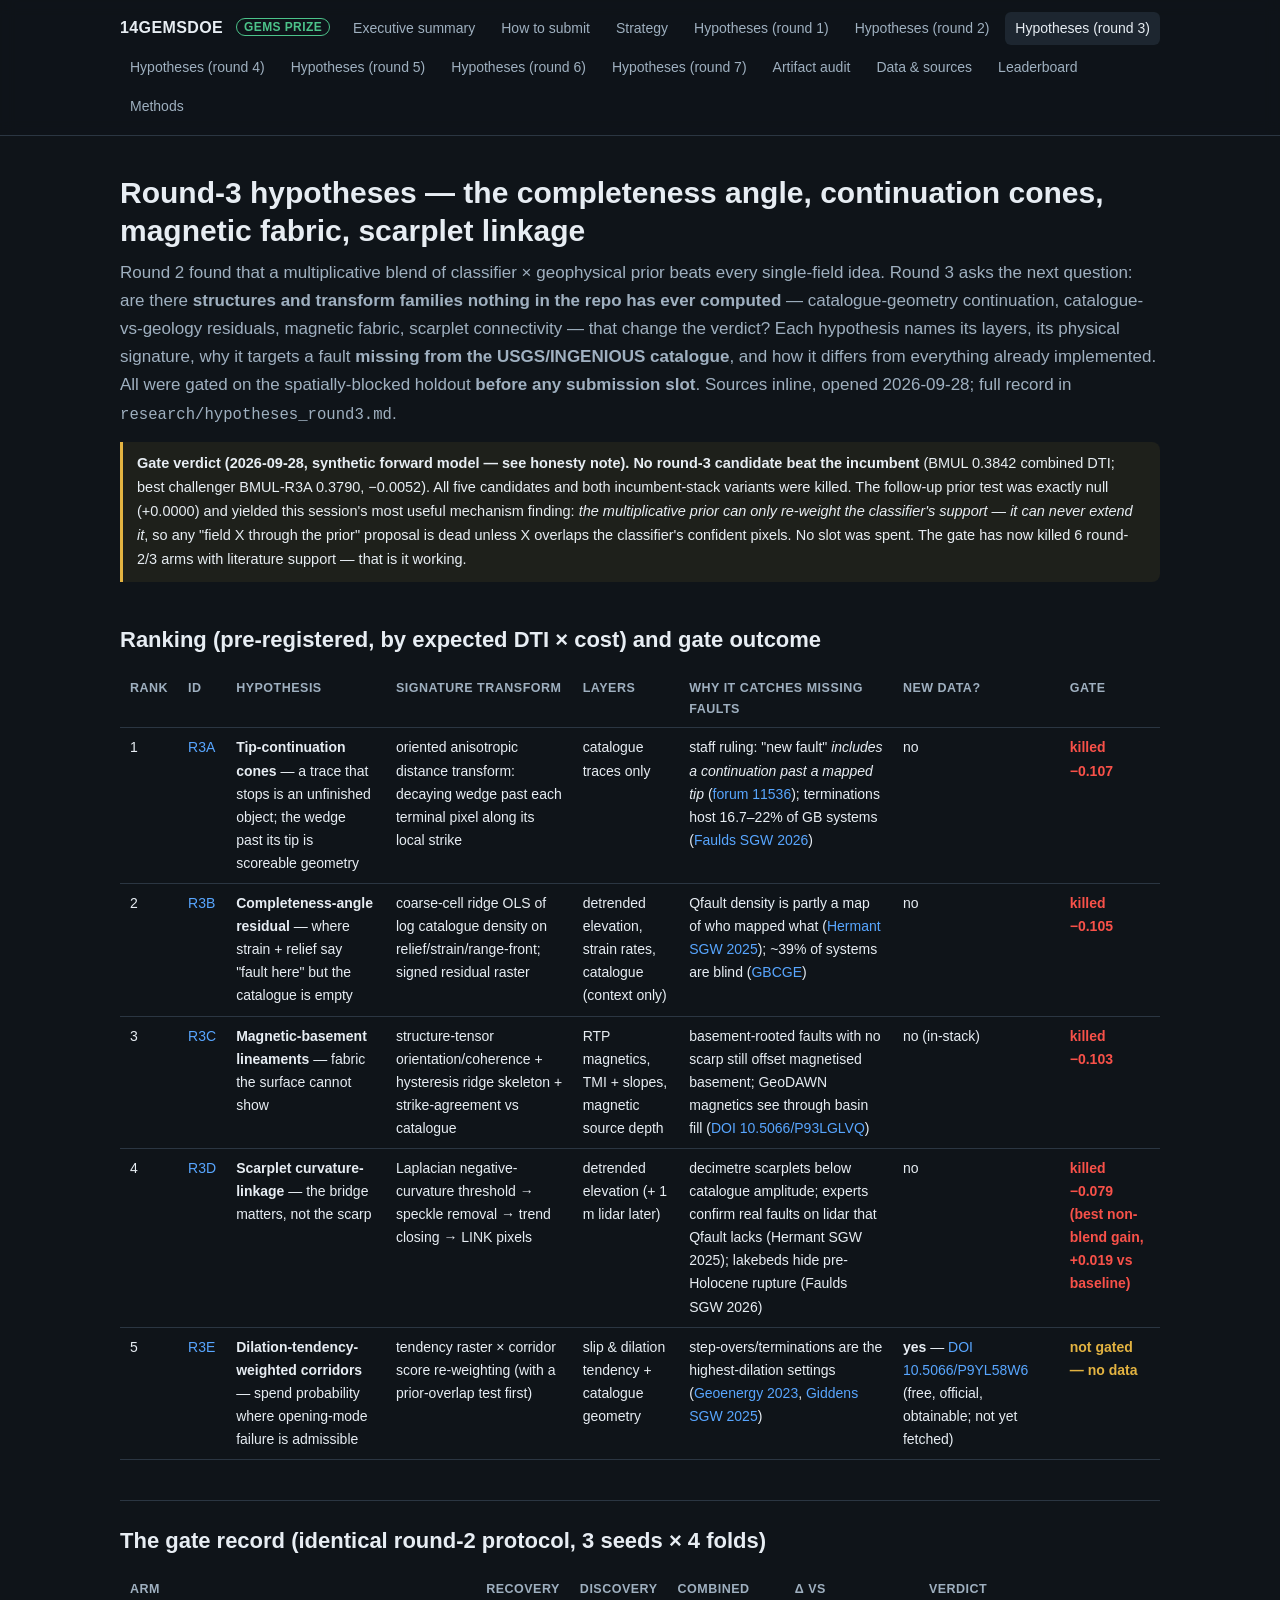
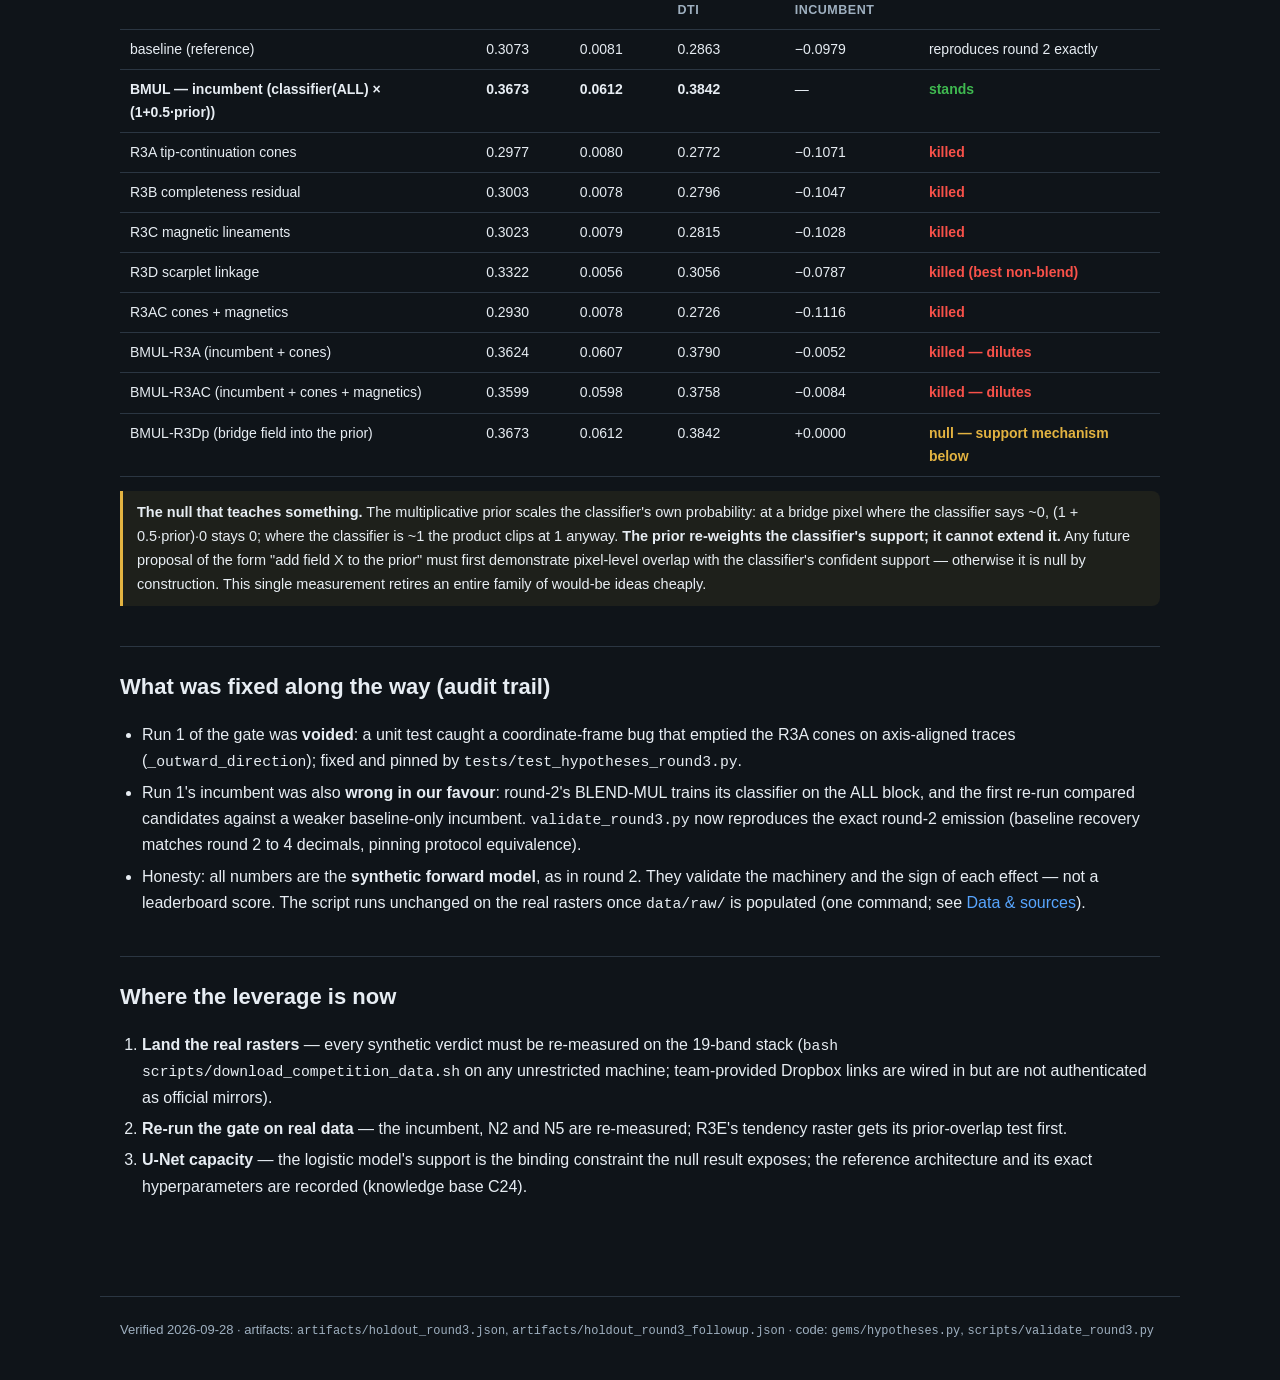
<file: docs/hypotheses-round3.html>
<!DOCTYPE html>
<html lang="en">
<head>
<meta charset="utf-8">
<meta name="viewport" content="width=device-width, initial-scale=1">
<title>Round-3 hypotheses — 14GEMSDOE</title>
<link rel="stylesheet" href="css/site.css">
</head>
<body>
<header><nav class="nav">
  <span class="brand">14GEMSDOE <span class="tag">GEMS PRIZE</span></span>
  <a href="index.html">Executive summary</a>
  <a href="how-to-submit.html">How to submit</a>
  <a href="strategy.html">Strategy</a>
  <a href="hypotheses.html">Hypotheses (round 1)</a>
  <a href="hypotheses-round2.html">Hypotheses (round 2)</a>
  <a href="hypotheses-round3.html" class="active">Hypotheses (round 3)</a>
  <a href="hypotheses-round4.html">Hypotheses (round 4)</a>
  <a href="hypotheses-round5.html">Hypotheses (round 5)</a>
  <a href="hypotheses-round6.html">Hypotheses (round 6)</a>
  <a href="hypotheses-round7.html">Hypotheses (round 7)</a>
  <a href="audit.html">Artifact audit</a>
  <a href="data.html">Data &amp; sources</a>
  <a href="leaderboard.html">Leaderboard</a>
  <a href="methods.html">Methods</a>
</nav></header>

<main>
<h1>Round-3 hypotheses — the completeness angle, continuation cones,
magnetic fabric, scarplet linkage</h1>
<p class="lede">
Round 2 found that a multiplicative blend of classifier × geophysical prior
beats every single-field idea. Round 3 asks the next question: are there
<strong>structures and transform families nothing in the repo has ever
computed</strong> — catalogue-geometry continuation, catalogue-vs-geology
residuals, magnetic fabric, scarplet connectivity — that change the verdict?
Each hypothesis names its layers, its physical signature, why it targets a fault
<strong>missing from the USGS/INGENIOUS catalogue</strong>, and how it differs
from everything already implemented. All were gated on the spatially-blocked
holdout <strong>before any submission slot</strong>. Sources inline, opened
2026-09-28; full record in <code>research/hypotheses_round3.md</code>.
</p>

<div class="note"><strong>Gate verdict (2026-09-28, synthetic forward model —
see honesty note).</strong> <strong>No round-3 candidate beat the incumbent</strong>
(BMUL 0.3842 combined DTI; best challenger BMUL-R3A 0.3790, −0.0052). All five
candidates and both incumbent-stack variants were killed. The follow-up prior
test was exactly null (+0.0000) and yielded this session's most useful
mechanism finding: <em>the multiplicative prior can only re-weight the
classifier's support — it can never extend it</em>, so any "field X through the
prior" proposal is dead unless X overlaps the classifier's confident pixels.
No slot was spent. The gate has now killed 6 round-2/3 arms with literature
support — that is it working.</div>

<h2>Ranking (pre-registered, by expected DTI × cost) and gate outcome</h2>
<table>
<tr><th>Rank</th><th>ID</th><th>Hypothesis</th><th>Signature transform</th><th>Layers</th><th>Why it catches MISSING faults</th><th>New data?</th><th>Gate</th></tr>
<tr><td>1</td><td><a href="#r3a">R3A</a></td><td><strong>Tip-continuation cones</strong> — a trace that stops is an unfinished object; the wedge past its tip is scoreable geometry</td>
    <td>oriented anisotropic distance transform: decaying wedge past each terminal pixel along its local strike</td>
    <td>catalogue traces only</td>
    <td>staff ruling: "new fault" <em>includes a continuation past a mapped tip</em> (<a href="https://community.drivendata.org/t/where-do-you-draw-the-line/11536" target="_blank" rel="noopener">forum 11536</a>); terminations host 16.7–22% of GB systems (<a href="https://pangea.stanford.edu/ERE/db/GeoConf/papers/SGW/2026/Faulds.pdf" target="_blank" rel="noopener">Faulds SGW 2026</a>)</td>
    <td>no</td><td class="bad">killed −0.107</td></tr>
<tr><td>2</td><td><a href="#r3b">R3B</a></td><td><strong>Completeness-angle residual</strong> — where strain + relief say "fault here" but the catalogue is empty</td>
    <td>coarse-cell ridge OLS of log catalogue density on relief/strain/range-front; signed residual raster</td>
    <td>detrended elevation, strain rates, catalogue (context only)</td>
    <td>Qfault density is partly a map of who mapped what (<a href="https://pangea.stanford.edu/ERE/db/GeoConf/papers/SGW/2025/Hermant.pdf" target="_blank" rel="noopener">Hermant SGW 2025</a>); ~39% of systems are blind (<a href="https://gbcge.org/recent-projects/characterizing-structural-controls/" target="_blank" rel="noopener">GBCGE</a>)</td>
    <td>no</td><td class="bad">killed −0.105</td></tr>
<tr><td>3</td><td><a href="#r3c">R3C</a></td><td><strong>Magnetic-basement lineaments</strong> — fabric the surface cannot show</td>
    <td>structure-tensor orientation/coherence + hysteresis ridge skeleton + strike-agreement vs catalogue</td>
    <td>RTP magnetics, TMI + slopes, magnetic source depth</td>
    <td>basement-rooted faults with no scarp still offset magnetised basement; GeoDAWN magnetics see through basin fill (<a href="https://doi.org/10.5066/P93LGLVQ" target="_blank" rel="noopener">DOI 10.5066/P93LGLVQ</a>)</td>
    <td>no (in-stack)</td><td class="bad">killed −0.103</td></tr>
<tr><td>4</td><td><a href="#r3d">R3D</a></td><td><strong>Scarplet curvature-linkage</strong> — the bridge matters, not the scarp</td>
    <td>Laplacian negative-curvature threshold → speckle removal → trend closing → LINK pixels</td>
    <td>detrended elevation (+ 1 m lidar later)</td>
    <td>decimetre scarplets below catalogue amplitude; experts confirm real faults on lidar that Qfault lacks (Hermant SGW 2025); lakebeds hide pre-Holocene rupture (Faulds SGW 2026)</td>
    <td>no</td><td class="bad">killed −0.079 (best non-blend gain, +0.019 vs baseline)</td></tr>
<tr><td>5</td><td><a href="#r3e">R3E</a></td><td><strong>Dilation-tendency-weighted corridors</strong> — spend probability where opening-mode failure is admissible</td>
    <td>tendency raster × corridor score re-weighting (with a prior-overlap test first)</td>
    <td>slip &amp; dilation tendency + catalogue geometry</td>
    <td>step-overs/terminations are the highest-dilation settings (<a href="https://www.lyellcollection.org/doi/full/10.1144/geoenergy2023-009" target="_blank" rel="noopener">Geoenergy 2023</a>, <a href="https://pangea.stanford.edu/ERE/pdf/IGAstandard/SGW/2025/Giddens.pdf" target="_blank" rel="noopener">Giddens SGW 2025</a>)</td>
    <td><strong>yes</strong> — <a href="https://doi.org/10.5066/P9YL58W6" target="_blank" rel="noopener">DOI 10.5066/P9YL58W6</a> (free, official, obtainable; not yet fetched)</td>
    <td class="warn">not gated — no data</td></tr>
</table>

<h2 id="r3a">The gate record (identical round-2 protocol, 3 seeds × 4 folds)</h2>
<table>
<tr><th>arm</th><th>recovery</th><th>discovery</th><th>combined DTI</th><th>Δ vs incumbent</th><th>verdict</th></tr>
<tr><td>baseline (reference)</td><td>0.3073</td><td>0.0081</td><td>0.2863</td><td>−0.0979</td><td>reproduces round 2 exactly</td></tr>
<tr><td><strong>BMUL — incumbent (classifier(ALL) × (1+0.5·prior))</strong></td><td><strong>0.3673</strong></td><td><strong>0.0612</strong></td><td><strong>0.3842</strong></td><td>—</td><td class="ok">stands</td></tr>
<tr><td>R3A tip-continuation cones</td><td>0.2977</td><td>0.0080</td><td>0.2772</td><td>−0.1071</td><td class="bad">killed</td></tr>
<tr><td>R3B completeness residual</td><td>0.3003</td><td>0.0078</td><td>0.2796</td><td>−0.1047</td><td class="bad">killed</td></tr>
<tr><td>R3C magnetic lineaments</td><td>0.3023</td><td>0.0079</td><td>0.2815</td><td>−0.1028</td><td class="bad">killed</td></tr>
<tr><td>R3D scarplet linkage</td><td>0.3322</td><td>0.0056</td><td>0.3056</td><td>−0.0787</td><td class="bad">killed (best non-blend)</td></tr>
<tr><td>R3AC cones + magnetics</td><td>0.2930</td><td>0.0078</td><td>0.2726</td><td>−0.1116</td><td class="bad">killed</td></tr>
<tr><td>BMUL-R3A (incumbent + cones)</td><td>0.3624</td><td>0.0607</td><td>0.3790</td><td>−0.0052</td><td class="bad">killed — dilutes</td></tr>
<tr><td>BMUL-R3AC (incumbent + cones + magnetics)</td><td>0.3599</td><td>0.0598</td><td>0.3758</td><td>−0.0084</td><td class="bad">killed — dilutes</td></tr>
<tr><td>BMUL-R3Dp (bridge field into the prior)</td><td>0.3673</td><td>0.0612</td><td>0.3842</td><td>+0.0000</td><td class="warn">null — support mechanism below</td></tr>
</table>

<div class="note"><strong>The null that teaches something.</strong> The
multiplicative prior scales the classifier's own probability: at a bridge pixel
where the classifier says ~0, (1 + 0.5·prior)·0 stays 0; where the classifier
is ~1 the product clips at 1 anyway. <strong>The prior re-weights the
classifier's support; it cannot extend it.</strong> Any future proposal of the
form "add field X to the prior" must first demonstrate pixel-level overlap with
the classifier's confident support — otherwise it is null by construction. This
single measurement retires an entire family of would-be ideas cheaply.</div>

<h2 id="r3e">What was fixed along the way (audit trail)</h2>
<ul>
<li>Run 1 of the gate was <strong>voided</strong>: a unit test caught a
coordinate-frame bug that emptied the R3A cones on axis-aligned traces
(<code>_outward_direction</code>); fixed and pinned by
<code>tests/test_hypotheses_round3.py</code>.</li>
<li>Run 1's incumbent was also <strong>wrong in our favour</strong>: round-2's
BLEND-MUL trains its classifier on the ALL block, and the first re-run compared
candidates against a weaker baseline-only incumbent. <code>validate_round3.py</code>
now reproduces the exact round-2 emission (baseline recovery matches round 2 to
4 decimals, pinning protocol equivalence).</li>
<li>Honesty: all numbers are the <strong>synthetic forward model</strong>, as in
round 2. They validate the machinery and the sign of each effect — not a
leaderboard score. The script runs unchanged on the real rasters once
<code>data/raw/</code> is populated (one command; see
<a href="data.html">Data &amp; sources</a>).</li>
</ul>

<h2>Where the leverage is now</h2>
<ol>
<li><strong>Land the real rasters</strong> — every synthetic verdict must be
re-measured on the 19-band stack (<code>bash scripts/download_competition_data.sh</code>
on any unrestricted machine; team-provided Dropbox links are wired in but are not authenticated as official mirrors).</li>
<li><strong>Re-run the gate on real data</strong> — the incumbent, N2 and N5
are re-measured; R3E's tendency raster gets its prior-overlap test first.</li>
<li><strong>U-Net capacity</strong> — the logistic model's support is the
binding constraint the null result exposes; the reference architecture and its
exact hyperparameters are recorded (knowledge base C24).</li>
</ol>
</main>
<footer>Verified 2026-09-28 · artifacts: <code>artifacts/holdout_round3.json</code>,
<code>artifacts/holdout_round3_followup.json</code> · code:
<code>gems/hypotheses.py</code>, <code>scripts/validate_round3.py</code></footer>
</body>
</html>
</file>
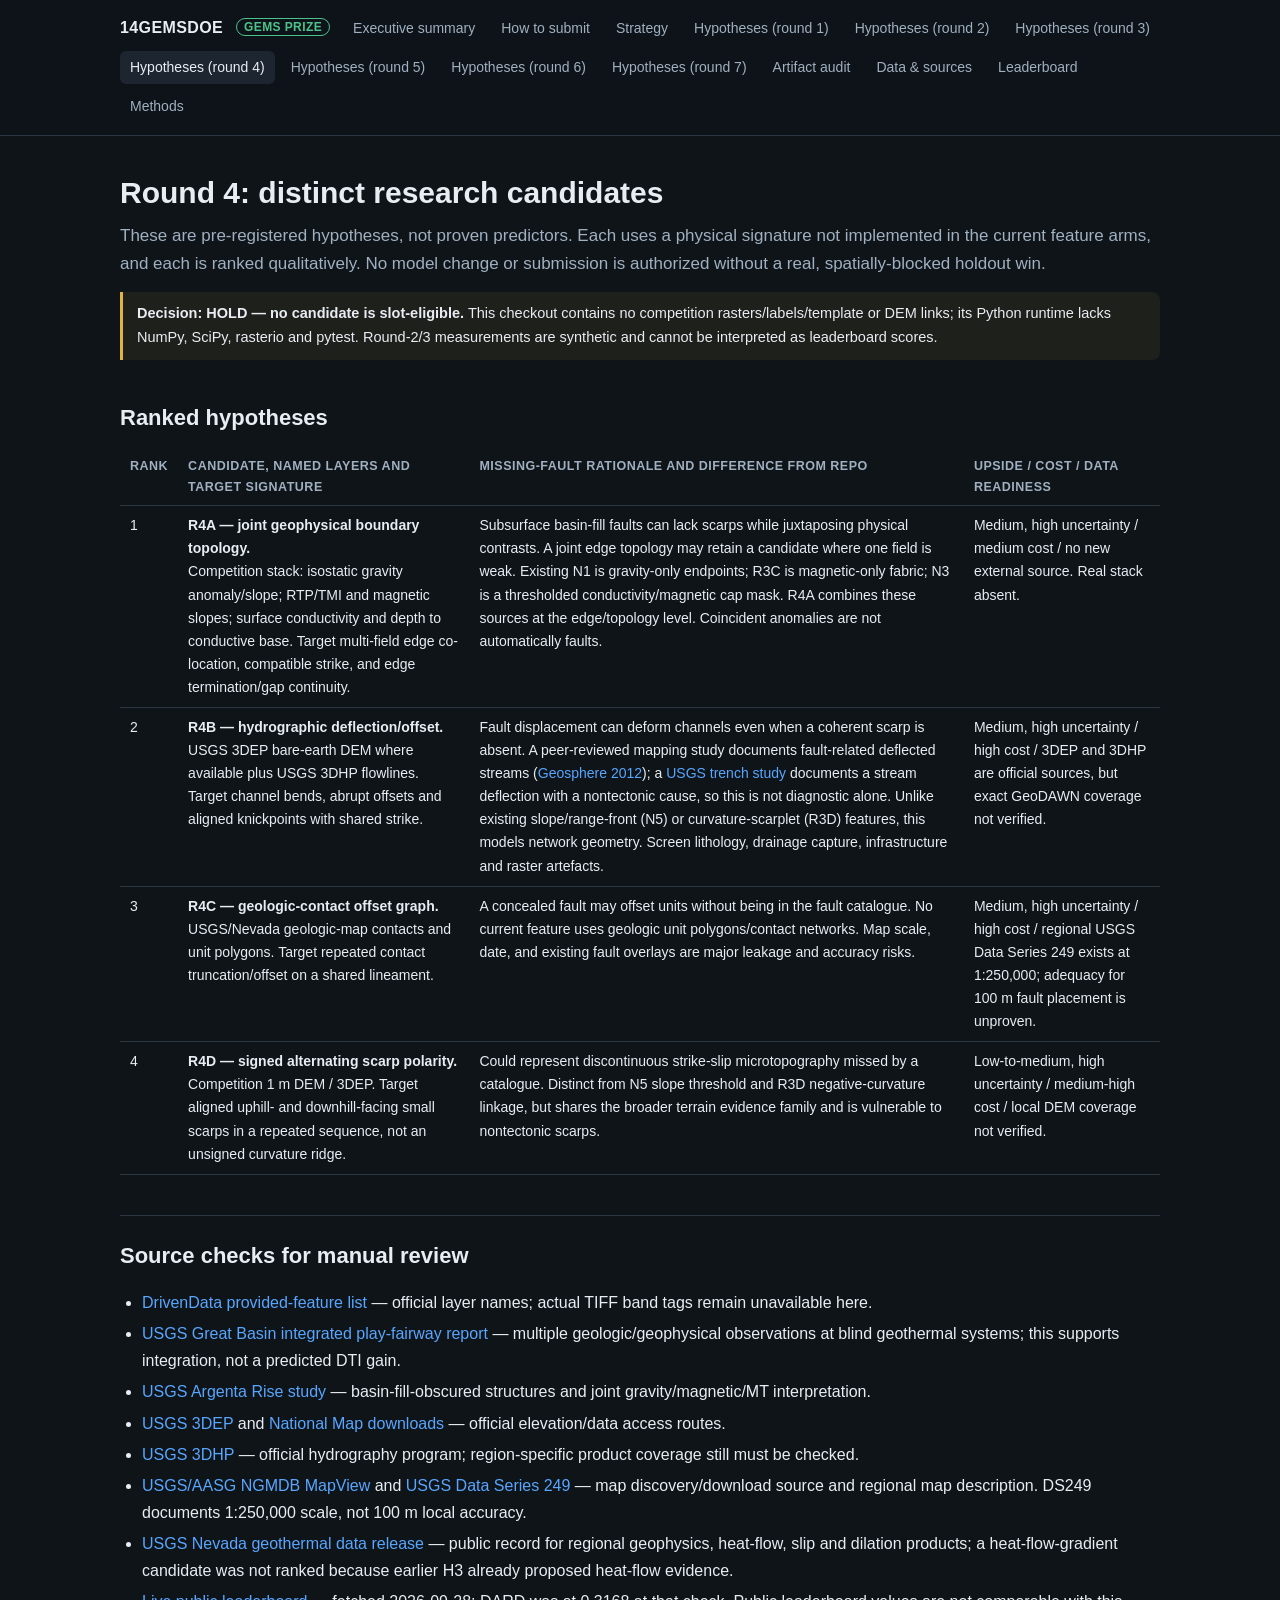
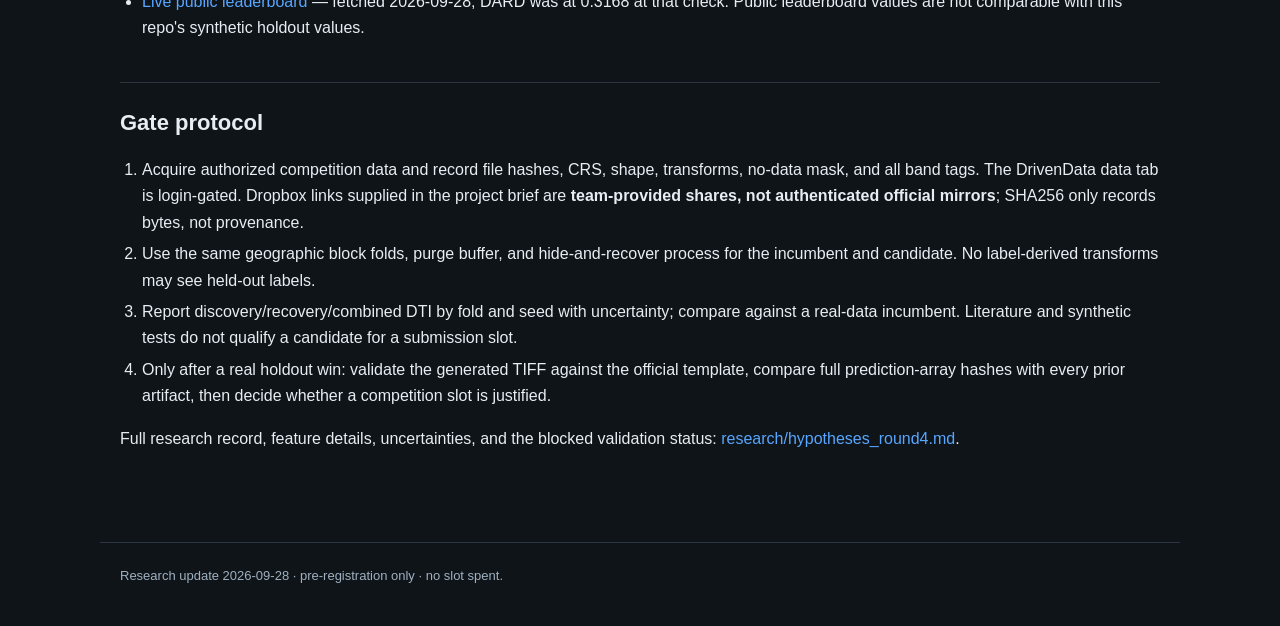
<file: docs/hypotheses-round4.html>
<!DOCTYPE html>
<html lang="en">
<head>
<meta charset="utf-8">
<meta name="viewport" content="width=device-width, initial-scale=1">
<title>Round-4 research — GEMS catalogue gaps</title>
<link rel="stylesheet" href="css/site.css">
</head>
<body>
<header><nav class="nav">
  <span class="brand">14GEMSDOE <span class="tag">GEMS PRIZE</span></span>
  <a href="index.html">Executive summary</a>
  <a href="how-to-submit.html">How to submit</a>
  <a href="strategy.html">Strategy</a>
  <a href="hypotheses.html">Hypotheses (round 1)</a>
  <a href="hypotheses-round2.html">Hypotheses (round 2)</a>
  <a href="hypotheses-round3.html">Hypotheses (round 3)</a>
  <a href="hypotheses-round4.html" class="active">Hypotheses (round 4)</a>
  <a href="hypotheses-round5.html">Hypotheses (round 5)</a>
  <a href="hypotheses-round6.html">Hypotheses (round 6)</a>
  <a href="hypotheses-round7.html">Hypotheses (round 7)</a>
  <a href="audit.html">Artifact audit</a>
  <a href="data.html">Data &amp; sources</a>
  <a href="leaderboard.html">Leaderboard</a>
  <a href="methods.html">Methods</a>
</nav></header>
<main>
<h1>Round 4: distinct research candidates</h1>
<p class="lede">These are pre-registered hypotheses, not proven predictors. Each
uses a physical signature not implemented in the current feature arms, and each
is ranked qualitatively. No model change or submission is authorized without a
real, spatially-blocked holdout win.</p>
<div class="note"><strong>Decision: HOLD — no candidate is slot-eligible.</strong>
This checkout contains no competition rasters/labels/template or DEM links; its
Python runtime lacks NumPy, SciPy, rasterio and pytest. Round-2/3 measurements
are synthetic and cannot be interpreted as leaderboard scores.</div>
<h2>Ranked hypotheses</h2>
<table>
<tr><th>Rank</th><th>Candidate, named layers and target signature</th><th>Missing-fault rationale and difference from repo</th><th>Upside / cost / data readiness</th></tr>
<tr><td>1</td><td><strong>R4A — joint geophysical boundary topology.</strong><br>Competition stack: isostatic gravity anomaly/slope; RTP/TMI and magnetic slopes; surface conductivity and depth to conductive base. Target multi-field edge co-location, compatible strike, and edge termination/gap continuity.</td><td>Subsurface basin-fill faults can lack scarps while juxtaposing physical contrasts. A joint edge topology may retain a candidate where one field is weak. Existing N1 is gravity-only endpoints; R3C is magnetic-only fabric; N3 is a thresholded conductivity/magnetic cap mask. R4A combines these sources at the edge/topology level. Coincident anomalies are not automatically faults.</td><td>Medium, high uncertainty / medium cost / no new external source. Real stack absent.</td></tr>
<tr><td>2</td><td><strong>R4B — hydrographic deflection/offset.</strong><br>USGS 3DEP bare-earth DEM where available plus USGS 3DHP flowlines. Target channel bends, abrupt offsets and aligned knickpoints with shared strike.</td><td>Fault displacement can deform channels even when a coherent scarp is absent. A peer-reviewed mapping study documents fault-related deflected streams (<a href="https://pubs.geoscienceworld.org/gsa/geosphere/article/8/3/581/132511/Map-of-the-late-Quaternary-active-Kern-Canyon-and">Geosphere 2012</a>); a <a href="https://pubs.usgs.gov/publication/ofr20151122">USGS trench study</a> documents a stream deflection with a nontectonic cause, so this is not diagnostic alone. Unlike existing slope/range-front (N5) or curvature-scarplet (R3D) features, this models network geometry. Screen lithology, drainage capture, infrastructure and raster artefacts.</td><td>Medium, high uncertainty / high cost / 3DEP and 3DHP are official sources, but exact GeoDAWN coverage not verified.</td></tr>
<tr><td>3</td><td><strong>R4C — geologic-contact offset graph.</strong><br>USGS/Nevada geologic-map contacts and unit polygons. Target repeated contact truncation/offset on a shared lineament.</td><td>A concealed fault may offset units without being in the fault catalogue. No current feature uses geologic unit polygons/contact networks. Map scale, date, and existing fault overlays are major leakage and accuracy risks.</td><td>Medium, high uncertainty / high cost / regional USGS Data Series 249 exists at 1:250,000; adequacy for 100 m fault placement is unproven.</td></tr>
<tr><td>4</td><td><strong>R4D — signed alternating scarp polarity.</strong><br>Competition 1 m DEM / 3DEP. Target aligned uphill- and downhill-facing small scarps in a repeated sequence, not an unsigned curvature ridge.</td><td>Could represent discontinuous strike-slip microtopography missed by a catalogue. Distinct from N5 slope threshold and R3D negative-curvature linkage, but shares the broader terrain evidence family and is vulnerable to nontectonic scarps.</td><td>Low-to-medium, high uncertainty / medium-high cost / local DEM coverage not verified.</td></tr>
</table>
<h2>Source checks for manual review</h2>
<ul>
<li><a href="https://www.drivendata.org/competitions/306/competition-doe-gems/page/967/#provided-features">DrivenData provided-feature list</a> — official layer names; actual TIFF band tags remain unavailable here.</li>
<li><a href="https://pubs.usgs.gov/publication/70221765">USGS Great Basin integrated play-fairway report</a> — multiple geologic/geophysical observations at blind geothermal systems; this supports integration, not a predicted DTI gain.</li>
<li><a href="https://pubs.usgs.gov/publication/70271418">USGS Argenta Rise study</a> — basin-fill-obscured structures and joint gravity/magnetic/MT interpretation.</li>
<li><a href="https://www.usgs.gov/3d-elevation-program">USGS 3DEP</a> and <a href="https://www.usgs.gov/the-national-map-data-delivery/gis-data-download">National Map downloads</a> — official elevation/data access routes.</li>
<li><a href="https://www.usgs.gov/3d-hydrography-program">USGS 3DHP</a> — official hydrography program; region-specific product coverage still must be checked.</li>
<li><a href="https://ngmdb.usgs.gov/mapview/">USGS/AASG NGMDB MapView</a> and <a href="https://pubs.usgs.gov/ds/2007/249/">USGS Data Series 249</a> — map discovery/download source and regional map description. DS249 documents 1:250,000 scale, not 100 m local accuracy.</li>
<li><a href="https://data.usgs.gov/datacatalog/data/USGS:60be89e3d34e86b938912329">USGS Nevada geothermal data release</a> — public record for regional geophysics, heat-flow, slip and dilation products; a heat-flow-gradient candidate was not ranked because earlier H3 already proposed heat-flow evidence.</li>
<li><a href="https://www.drivendata.org/competitions/306/competition-doe-gems/leaderboard/">Live public leaderboard</a> — fetched 2026-09-28; DARD was at 0.3168 at that check. Public leaderboard values are not comparable with this repo's synthetic holdout values.</li>
</ul>
<h2>Gate protocol</h2>
<ol>
<li>Acquire authorized competition data and record file hashes, CRS, shape, transforms, no-data mask, and all band tags. The DrivenData data tab is login-gated. Dropbox links supplied in the project brief are <strong>team-provided shares, not authenticated official mirrors</strong>; SHA256 only records bytes, not provenance.</li>
<li>Use the same geographic block folds, purge buffer, and hide-and-recover process for the incumbent and candidate. No label-derived transforms may see held-out labels.</li>
<li>Report discovery/recovery/combined DTI by fold and seed with uncertainty; compare against a real-data incumbent. Literature and synthetic tests do not qualify a candidate for a submission slot.</li>
<li>Only after a real holdout win: validate the generated TIFF against the official template, compare full prediction-array hashes with every prior artifact, then decide whether a competition slot is justified.</li>
</ol>
<p>Full research record, feature details, uncertainties, and the blocked validation
status: <a href="../research/hypotheses_round4.md">research/hypotheses_round4.md</a>.</p>
</main>
<footer>Research update 2026-09-28 · pre-registration only · no slot spent.</footer>
</body>
</html>
</file>
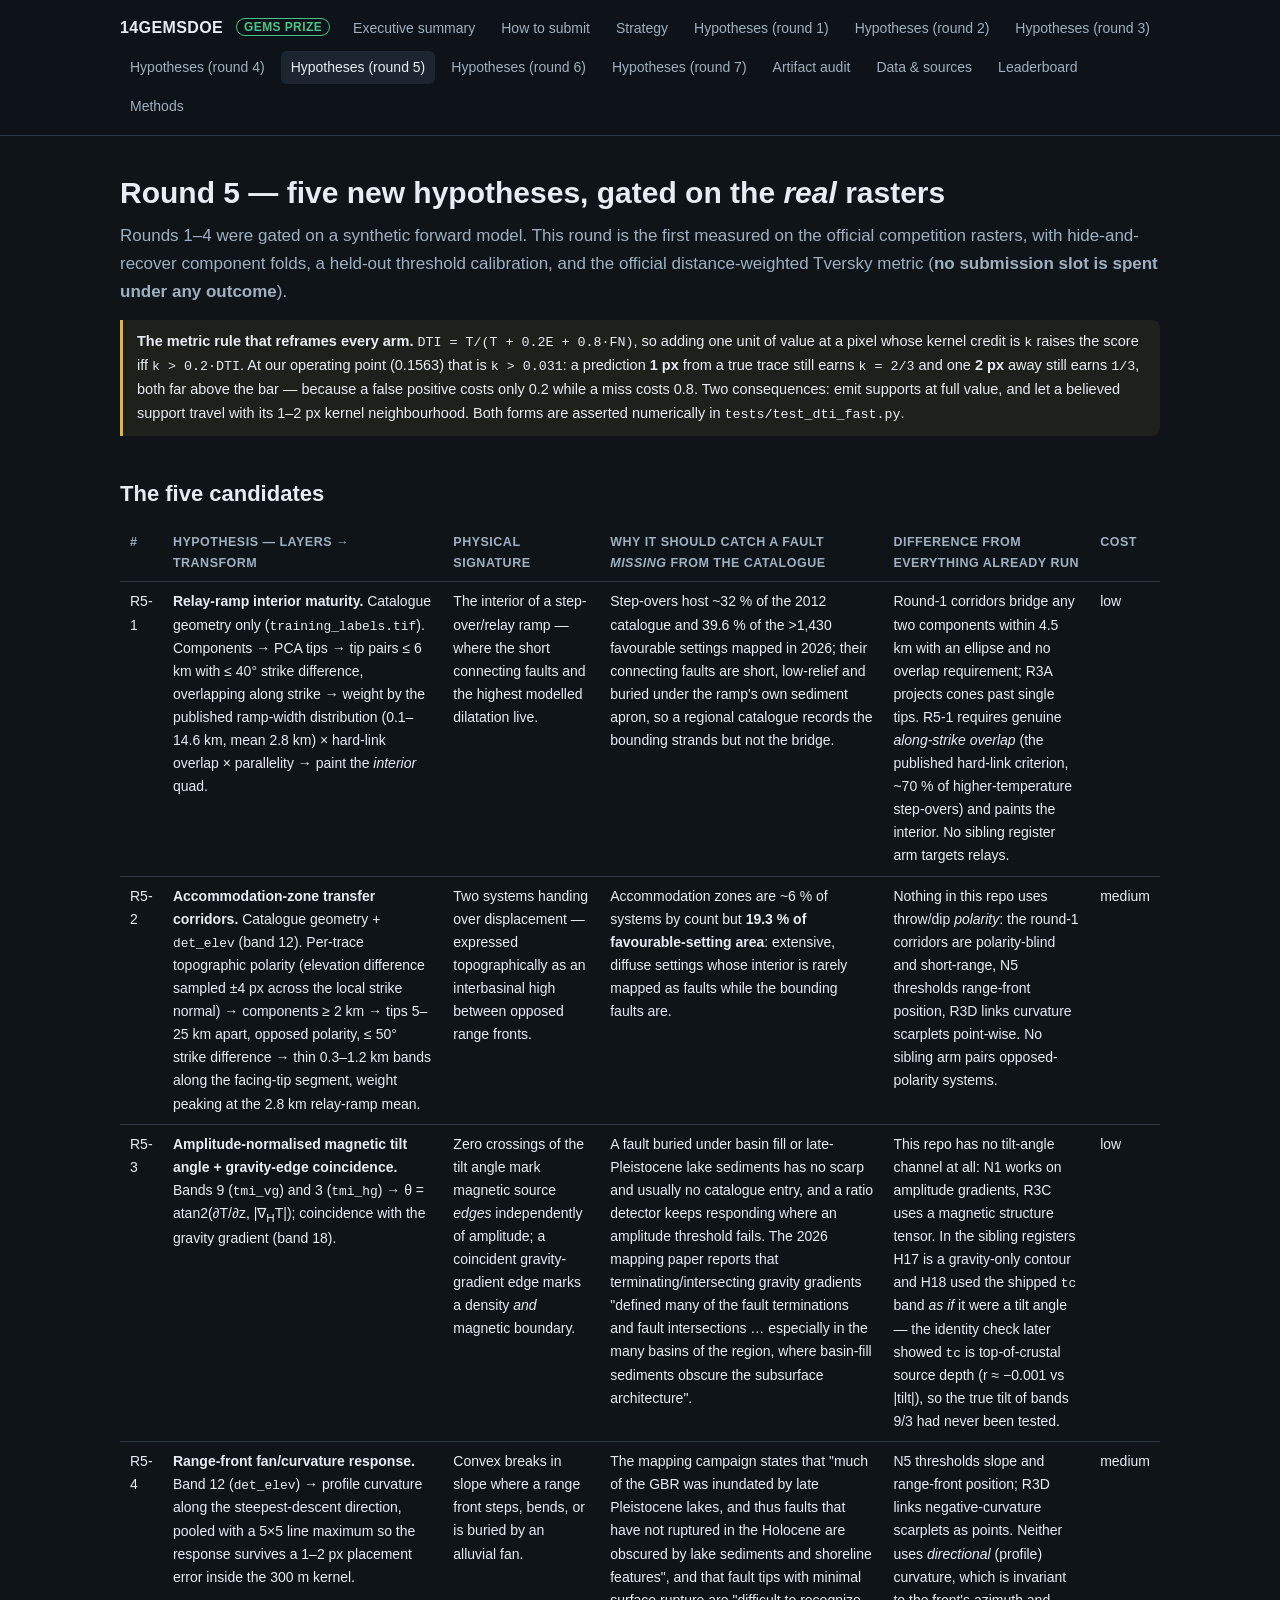
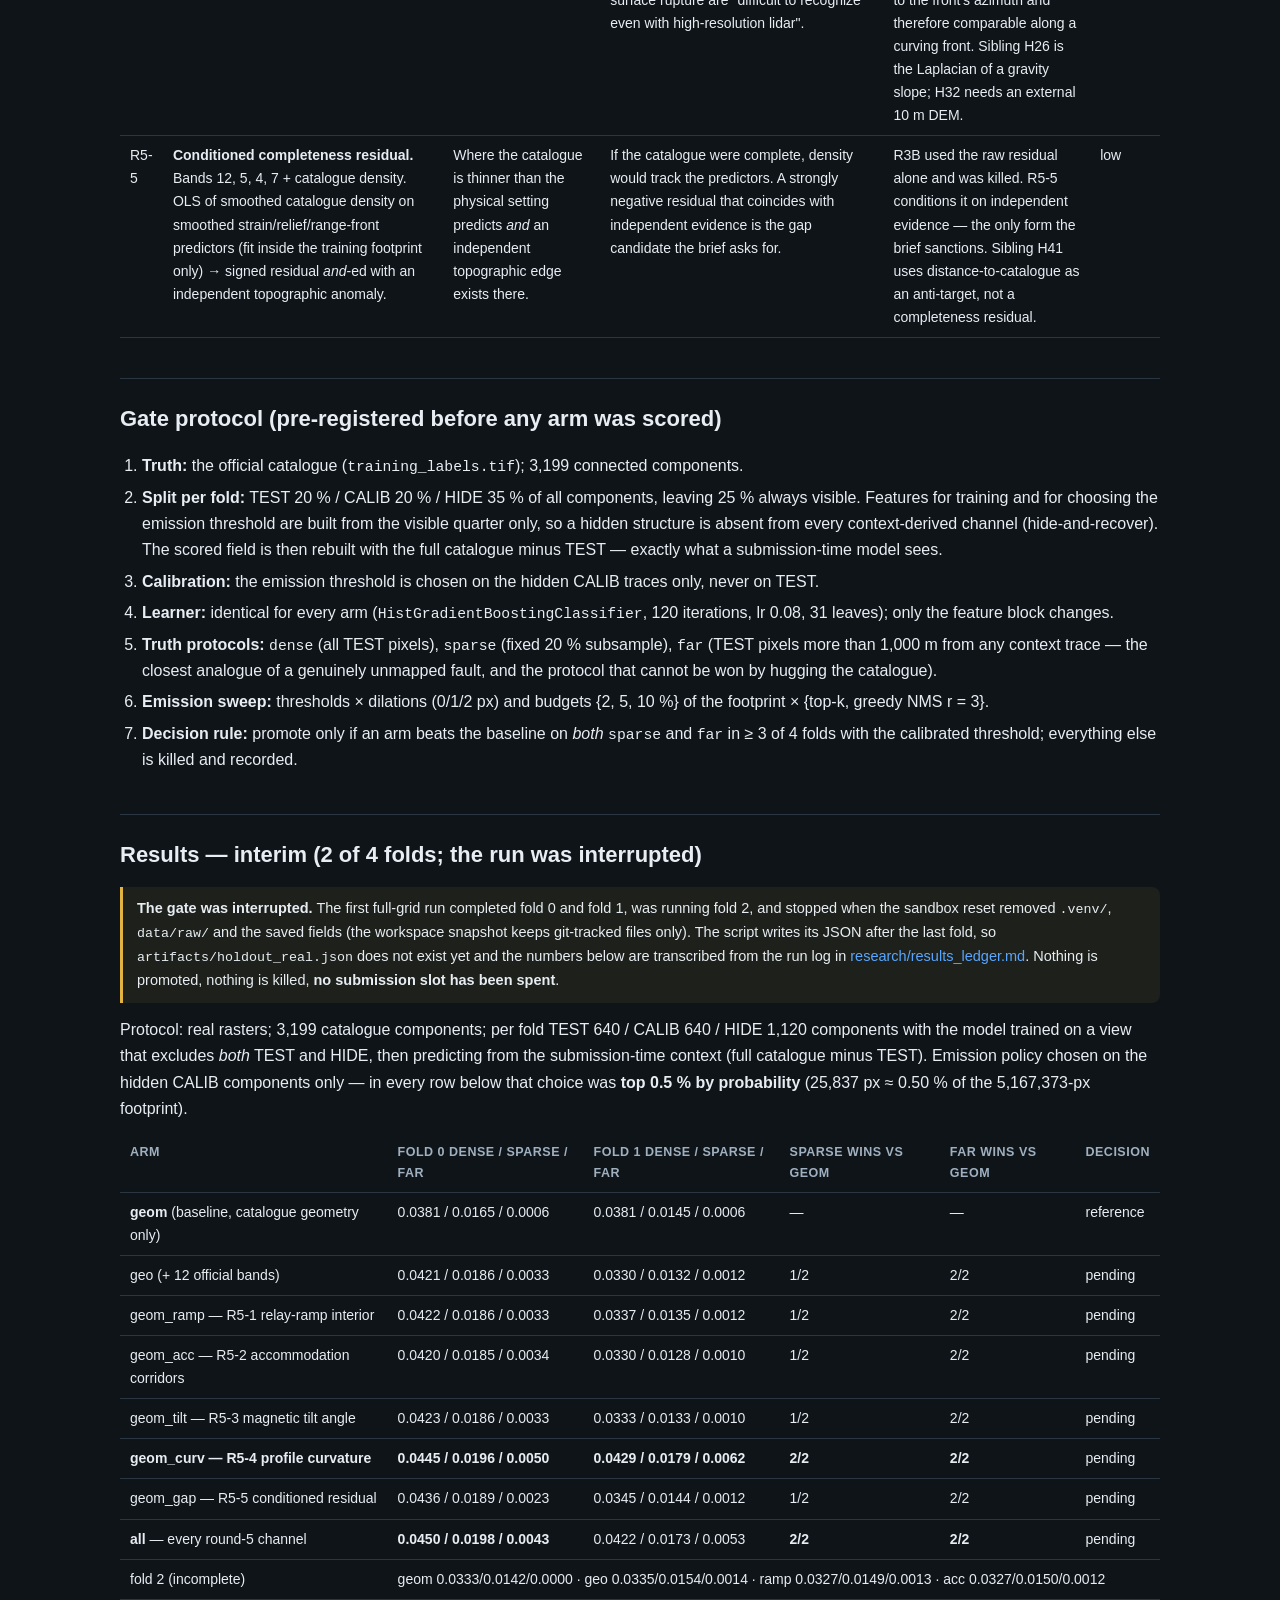
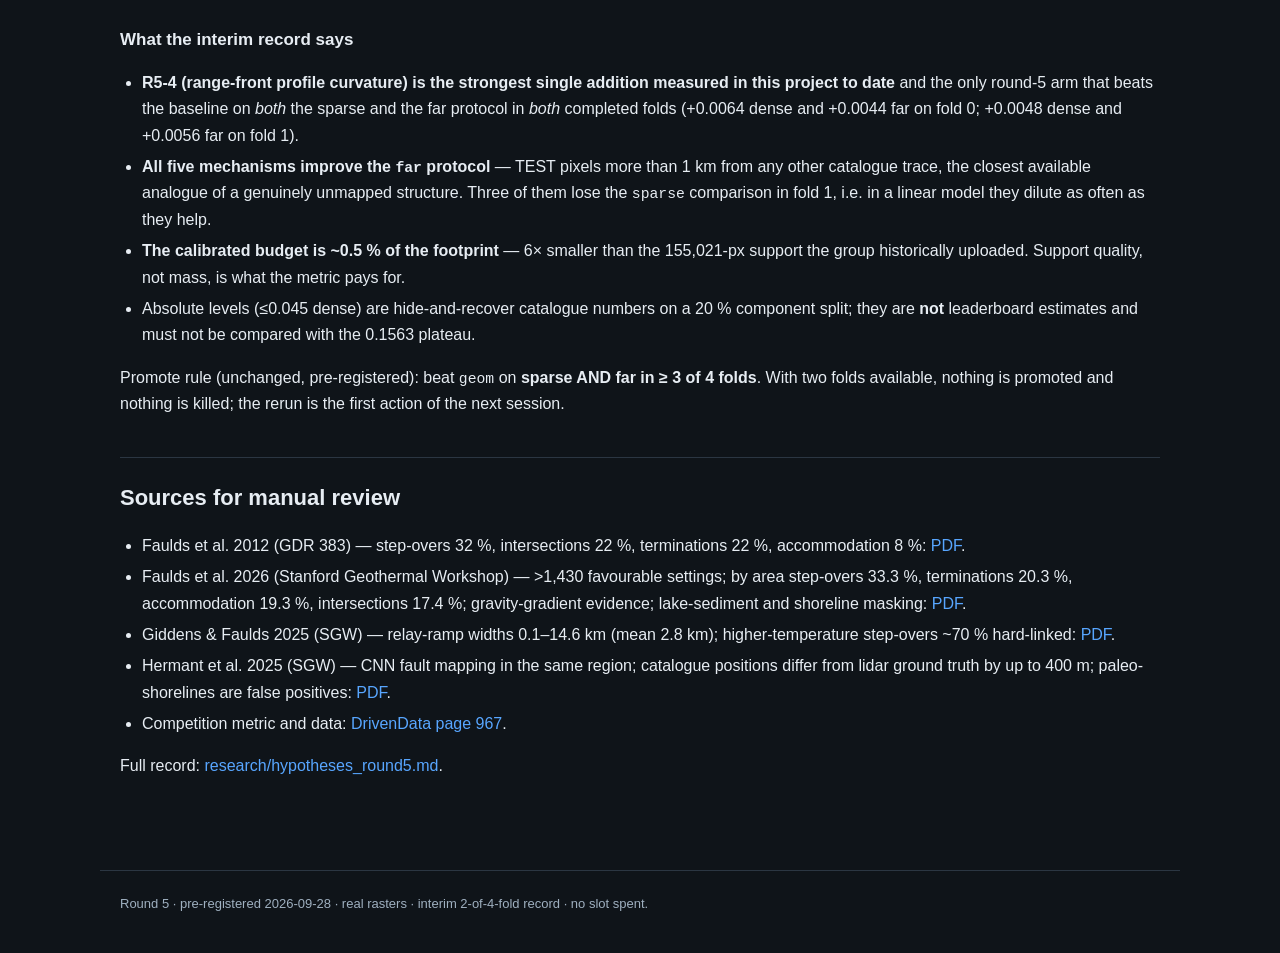
<file: docs/hypotheses-round5.html>
<!DOCTYPE html>
<html lang="en">
<head>
<meta charset="utf-8">
<meta name="viewport" content="width=device-width, initial-scale=1">
<title>Round 5 — five new hypotheses on the real rasters — 14GEMSDOE</title>
<link rel="stylesheet" href="css/site.css">
</head>
<body>
<header><nav class="nav">
  <span class="brand">14GEMSDOE <span class="tag">GEMS PRIZE</span></span>
  <a href="index.html">Executive summary</a>
  <a href="how-to-submit.html">How to submit</a>
  <a href="strategy.html">Strategy</a>
  <a href="hypotheses.html">Hypotheses (round 1)</a>
  <a href="hypotheses-round2.html">Hypotheses (round 2)</a>
  <a href="hypotheses-round3.html">Hypotheses (round 3)</a>
  <a href="hypotheses-round4.html">Hypotheses (round 4)</a>
  <a href="hypotheses-round5.html" class="active">Hypotheses (round 5)</a>
  <a href="hypotheses-round6.html">Hypotheses (round 6)</a>
  <a href="hypotheses-round7.html">Hypotheses (round 7)</a>
  <a href="audit.html">Artifact audit</a>
  <a href="data.html">Data &amp; sources</a>
  <a href="leaderboard.html">Leaderboard</a>
  <a href="methods.html">Methods</a>
</nav></header>

<main>
<h1>Round 5 — five new hypotheses, gated on the <em>real</em> rasters</h1>
<p class="lede">Rounds 1–4 were gated on a synthetic forward model. This round is
the first measured on the official competition rasters, with hide-and-recover
component folds, a held-out threshold calibration, and the official
distance-weighted Tversky metric (<strong>no submission slot is spent under any
outcome</strong>).</p>

<div class="note"><strong>The metric rule that reframes every arm.</strong>
<code>DTI = T/(T + 0.2E + 0.8·FN)</code>, so adding one unit of value at a pixel
whose kernel credit is <code>k</code> raises the score iff
<code>k &gt; 0.2·DTI</code>. At our operating point (0.1563) that is
<code>k &gt; 0.031</code>: a prediction <strong>1 px</strong> from a true trace
still earns <code>k = 2/3</code> and one <strong>2 px</strong> away still earns
<code>1/3</code>, both far above the bar — because a false positive costs only
0.2 while a miss costs 0.8. Two consequences: emit supports at full value, and
let a believed support travel with its 1–2 px kernel neighbourhood. Both forms
are asserted numerically in <code>tests/test_dti_fast.py</code>.</div>

<h2>The five candidates</h2>
<table>
<tr><th>#</th><th>Hypothesis — layers → transform</th><th>Physical signature</th><th>Why it should catch a fault <em>missing</em> from the catalogue</th><th>Difference from everything already run</th><th>Cost</th></tr>
<tr><td>R5-1</td><td><strong>Relay-ramp interior maturity.</strong> Catalogue geometry only (<code>training_labels.tif</code>). Components → PCA tips → tip pairs ≤ 6 km with ≤ 40° strike difference, overlapping along strike → weight by the published ramp-width distribution (0.1–14.6 km, mean 2.8 km) × hard-link overlap × parallelity → paint the <em>interior</em> quad.</td><td>The interior of a step-over/relay ramp — where the short connecting faults and the highest modelled dilatation live.</td><td>Step-overs host ~32 % of the 2012 catalogue and 39.6 % of the &gt;1,430 favourable settings mapped in 2026; their connecting faults are short, low-relief and buried under the ramp's own sediment apron, so a regional catalogue records the bounding strands but not the bridge.</td><td>Round-1 corridors bridge any two components within 4.5 km with an ellipse and no overlap requirement; R3A projects cones past single tips. R5-1 requires genuine <em>along-strike overlap</em> (the published hard-link criterion, ~70 % of higher-temperature step-overs) and paints the interior. No sibling register arm targets relays.</td><td>low</td></tr>
<tr><td>R5-2</td><td><strong>Accommodation-zone transfer corridors.</strong> Catalogue geometry + <code>det_elev</code> (band 12). Per-trace topographic polarity (elevation difference sampled ±4 px across the local strike normal) → components ≥ 2 km → tips 5–25 km apart, opposed polarity, ≤ 50° strike difference → thin 0.3–1.2 km bands along the facing-tip segment, weight peaking at the 2.8 km relay-ramp mean.</td><td>Two systems handing over displacement — expressed topographically as an interbasinal high between opposed range fronts.</td><td>Accommodation zones are ~6 % of systems by count but <strong>19.3 % of favourable-setting area</strong>: extensive, diffuse settings whose interior is rarely mapped as faults while the bounding faults are.</td><td>Nothing in this repo uses throw/dip <em>polarity</em>: the round-1 corridors are polarity-blind and short-range, N5 thresholds range-front position, R3D links curvature scarplets point-wise. No sibling arm pairs opposed-polarity systems.</td><td>medium</td></tr>
<tr><td>R5-3</td><td><strong>Amplitude-normalised magnetic tilt angle + gravity-edge coincidence.</strong> Bands 9 (<code>tmi_vg</code>) and 3 (<code>tmi_hg</code>) → θ = atan2(∂T/∂z, |∇<sub>H</sub>T|); coincidence with the gravity gradient (band 18).</td><td>Zero crossings of the tilt angle mark magnetic source <em>edges</em> independently of amplitude; a coincident gravity-gradient edge marks a density <em>and</em> magnetic boundary.</td><td>A fault buried under basin fill or late-Pleistocene lake sediments has no scarp and usually no catalogue entry, and a ratio detector keeps responding where an amplitude threshold fails. The 2026 mapping paper reports that terminating/intersecting gravity gradients "defined many of the fault terminations and fault intersections … especially in the many basins of the region, where basin-fill sediments obscure the subsurface architecture".</td><td>This repo has no tilt-angle channel at all: N1 works on amplitude gradients, R3C uses a magnetic structure tensor. In the sibling registers H17 is a gravity-only contour and H18 used the shipped <code>tc</code> band <em>as if</em> it were a tilt angle — the identity check later showed <code>tc</code> is top-of-crustal source depth (r ≈ −0.001 vs |tilt|), so the true tilt of bands 9/3 had never been tested.</td><td>low</td></tr>
<tr><td>R5-4</td><td><strong>Range-front fan/curvature response.</strong> Band 12 (<code>det_elev</code>) → profile curvature along the steepest-descent direction, pooled with a 5×5 line maximum so the response survives a 1–2 px placement error inside the 300 m kernel.</td><td>Convex breaks in slope where a range front steps, bends, or is buried by an alluvial fan.</td><td>The mapping campaign states that "much of the GBR was inundated by late Pleistocene lakes, and thus faults that have not ruptured in the Holocene are obscured by lake sediments and shoreline features", and that fault tips with minimal surface rupture are "difficult to recognize even with high-resolution lidar".</td><td>N5 thresholds slope and range-front position; R3D links negative-curvature scarplets as points. Neither uses <em>directional</em> (profile) curvature, which is invariant to the front's azimuth and therefore comparable along a curving front. Sibling H26 is the Laplacian of a gravity slope; H32 needs an external 10 m DEM.</td><td>medium</td></tr>
<tr><td>R5-5</td><td><strong>Conditioned completeness residual.</strong> Bands 12, 5, 4, 7 + catalogue density. OLS of smoothed catalogue density on smoothed strain/relief/range-front predictors (fit inside the training footprint only) → signed residual <em>and</em>-ed with an independent topographic anomaly.</td><td>Where the catalogue is thinner than the physical setting predicts <em>and</em> an independent topographic edge exists there.</td><td>If the catalogue were complete, density would track the predictors. A strongly negative residual that coincides with independent evidence is the gap candidate the brief asks for.</td><td>R3B used the raw residual alone and was killed. R5-5 conditions it on independent evidence — the only form the brief sanctions. Sibling H41 uses distance-to-catalogue as an anti-target, not a completeness residual.</td><td>low</td></tr>
</table>

<h2>Gate protocol (pre-registered before any arm was scored)</h2>
<ol>
<li><strong>Truth:</strong> the official catalogue (<code>training_labels.tif</code>); 3,199 connected components.</li>
<li><strong>Split per fold:</strong> TEST 20 % / CALIB 20 % / HIDE 35 % of all
components, leaving 25 % always visible. Features for training and for choosing
the emission threshold are built from the visible quarter only, so a hidden
structure is absent from every context-derived channel (hide-and-recover). The
scored field is then rebuilt with the full catalogue minus TEST — exactly what a
submission-time model sees.</li>
<li><strong>Calibration:</strong> the emission threshold is chosen on the hidden
CALIB traces only, never on TEST.</li>
<li><strong>Learner:</strong> identical for every arm
(<code>HistGradientBoostingClassifier</code>, 120 iterations, lr 0.08, 31
leaves); only the feature block changes.</li>
<li><strong>Truth protocols:</strong> <code>dense</code> (all TEST pixels),
<code>sparse</code> (fixed 20 % subsample), <code>far</code> (TEST pixels more
than 1,000 m from any context trace — the closest analogue of a genuinely
unmapped fault, and the protocol that cannot be won by hugging the catalogue).</li>
<li><strong>Emission sweep:</strong> thresholds × dilations (0/1/2 px) and
budgets {2, 5, 10 %} of the footprint × {top-k, greedy NMS r = 3}.</li>
<li><strong>Decision rule:</strong> promote only if an arm beats the baseline on
<em>both</em> <code>sparse</code> and <code>far</code> in ≥ 3 of 4 folds with the
calibrated threshold; everything else is killed and recorded.</li>
</ol>

<h2>Results — interim (2 of 4 folds; the run was interrupted)</h2>
<div class="note" id="results-placeholder">
<strong>The gate was interrupted.</strong> The first full-grid run completed
fold 0 and fold 1, was running fold 2, and stopped when the sandbox reset removed
<code>.venv/</code>, <code>data/raw/</code> and the saved fields (the workspace
snapshot keeps git-tracked files only). The script writes its JSON after the last
fold, so <code>artifacts/holdout_real.json</code> does not exist yet and the
numbers below are transcribed from the run log in
<a href="../research/results_ledger.md">research/results_ledger.md</a>. Nothing is
promoted, nothing is killed, <strong>no submission slot has been spent</strong>.
</div>
<p>Protocol: real rasters; 3,199 catalogue components; per fold TEST 640 / CALIB
640 / HIDE 1,120 components with the model trained on a view that excludes
<em>both</em> TEST and HIDE, then predicting from the submission-time context
(full catalogue minus TEST). Emission policy chosen on the hidden CALIB
components only — in every row below that choice was <strong>top 0.5 % by
probability</strong> (25,837 px ≈ 0.50 % of the 5,167,373-px footprint).</p>
<table id="results-table">
<tr><th>Arm</th><th>Fold 0 dense / sparse / far</th><th>Fold 1 dense / sparse / far</th><th>Sparse wins vs geom</th><th>Far wins vs geom</th><th>Decision</th></tr>
<tr><td><strong>geom</strong> (baseline, catalogue geometry only)</td><td>0.0381 / 0.0165 / 0.0006</td><td>0.0381 / 0.0145 / 0.0006</td><td>—</td><td>—</td><td>reference</td></tr>
<tr><td>geo (+ 12 official bands)</td><td>0.0421 / 0.0186 / 0.0033</td><td>0.0330 / 0.0132 / 0.0012</td><td>1/2</td><td>2/2</td><td>pending</td></tr>
<tr><td>geom_ramp — R5-1 relay-ramp interior</td><td>0.0422 / 0.0186 / 0.0033</td><td>0.0337 / 0.0135 / 0.0012</td><td>1/2</td><td>2/2</td><td>pending</td></tr>
<tr><td>geom_acc — R5-2 accommodation corridors</td><td>0.0420 / 0.0185 / 0.0034</td><td>0.0330 / 0.0128 / 0.0010</td><td>1/2</td><td>2/2</td><td>pending</td></tr>
<tr><td>geom_tilt — R5-3 magnetic tilt angle</td><td>0.0423 / 0.0186 / 0.0033</td><td>0.0333 / 0.0133 / 0.0010</td><td>1/2</td><td>2/2</td><td>pending</td></tr>
<tr><td><strong>geom_curv — R5-4 profile curvature</strong></td><td><strong>0.0445 / 0.0196 / 0.0050</strong></td><td><strong>0.0429 / 0.0179 / 0.0062</strong></td><td><strong>2/2</strong></td><td><strong>2/2</strong></td><td>pending</td></tr>
<tr><td>geom_gap — R5-5 conditioned residual</td><td>0.0436 / 0.0189 / 0.0023</td><td>0.0345 / 0.0144 / 0.0012</td><td>1/2</td><td>2/2</td><td>pending</td></tr>
<tr><td><strong>all</strong> — every round-5 channel</td><td><strong>0.0450 / 0.0198 / 0.0043</strong></td><td>0.0422 / 0.0173 / 0.0053</td><td><strong>2/2</strong></td><td><strong>2/2</strong></td><td>pending</td></tr>
<tr><td>fold 2 (incomplete)</td><td colspan="5">geom 0.0333/0.0142/0.0000 · geo 0.0335/0.0154/0.0014 · ramp 0.0327/0.0149/0.0013 · acc 0.0327/0.0150/0.0012</td></tr>
</table>
<h3>What the interim record says</h3>
<ul>
<li><strong>R5-4 (range-front profile curvature) is the strongest single addition
measured in this project to date</strong> and the only round-5 arm that beats the
baseline on <em>both</em> the sparse and the far protocol in <em>both</em>
completed folds (+0.0064 dense and +0.0044 far on fold 0; +0.0048 dense and
+0.0056 far on fold 1).</li>
<li><strong>All five mechanisms improve the <code>far</code> protocol</strong> —
TEST pixels more than 1 km from any other catalogue trace, the closest available
analogue of a genuinely unmapped structure. Three of them lose the
<code>sparse</code> comparison in fold 1, i.e. in a linear model they dilute as
often as they help.</li>
<li><strong>The calibrated budget is ~0.5 % of the footprint</strong> — 6× smaller
than the 155,021-px support the group historically uploaded. Support quality, not
mass, is what the metric pays for.</li>
<li>Absolute levels (≤0.045 dense) are hide-and-recover catalogue numbers on a
20 % component split; they are <strong>not</strong> leaderboard estimates and must
not be compared with the 0.1563 plateau.</li>
</ul>
<p>Promote rule (unchanged, pre-registered): beat <code>geom</code> on
<strong>sparse AND far in ≥ 3 of 4 folds</strong>. With two folds available,
nothing is promoted and nothing is killed; the rerun is the first action of the
next session.</p>

<h2>Sources for manual review</h2>
<ul>
<li>Faulds et al. 2012 (GDR 383) — step-overs 32 %, intersections 22 %, terminations 22 %, accommodation 8 %: <a href="https://gdr.openei.org/files/383/Faulds%20et%20al%202012%20GeoNZ%20Paper.pdf">PDF</a>.</li>
<li>Faulds et al. 2026 (Stanford Geothermal Workshop) — &gt;1,430 favourable settings; by area step-overs 33.3 %, terminations 20.3 %, accommodation 19.3 %, intersections 17.4 %; gravity-gradient evidence; lake-sediment and shoreline masking: <a href="https://pangea.stanford.edu/ERE/db/GeoConf/papers/SGW/2026/Faulds.pdf">PDF</a>.</li>
<li>Giddens &amp; Faulds 2025 (SGW) — relay-ramp widths 0.1–14.6 km (mean 2.8 km); higher-temperature step-overs ~70 % hard-linked: <a href="https://pangea.stanford.edu/ERE/pdf/IGAstandard/SGW/2025/Giddens.pdf">PDF</a>.</li>
<li>Hermant et al. 2025 (SGW) — CNN fault mapping in the same region; catalogue positions differ from lidar ground truth by up to 400 m; paleo-shorelines are false positives: <a href="https://pangea.stanford.edu/ERE/db/GeoConf/papers/SGW/2025/Hermant.pdf">PDF</a>.</li>
<li>Competition metric and data: <a href="https://www.drivendata.org/competitions/306/competition-doe-gems/page/967/">DrivenData page 967</a>.</li>
</ul>
<p>Full record: <a href="../research/hypotheses_round5.md">research/hypotheses_round5.md</a>.</p>
</main>
<footer>Round 5 · pre-registered 2026-09-28 · real rasters · interim 2-of-4-fold record · no slot spent.</footer>
</body>
</html>
</file>
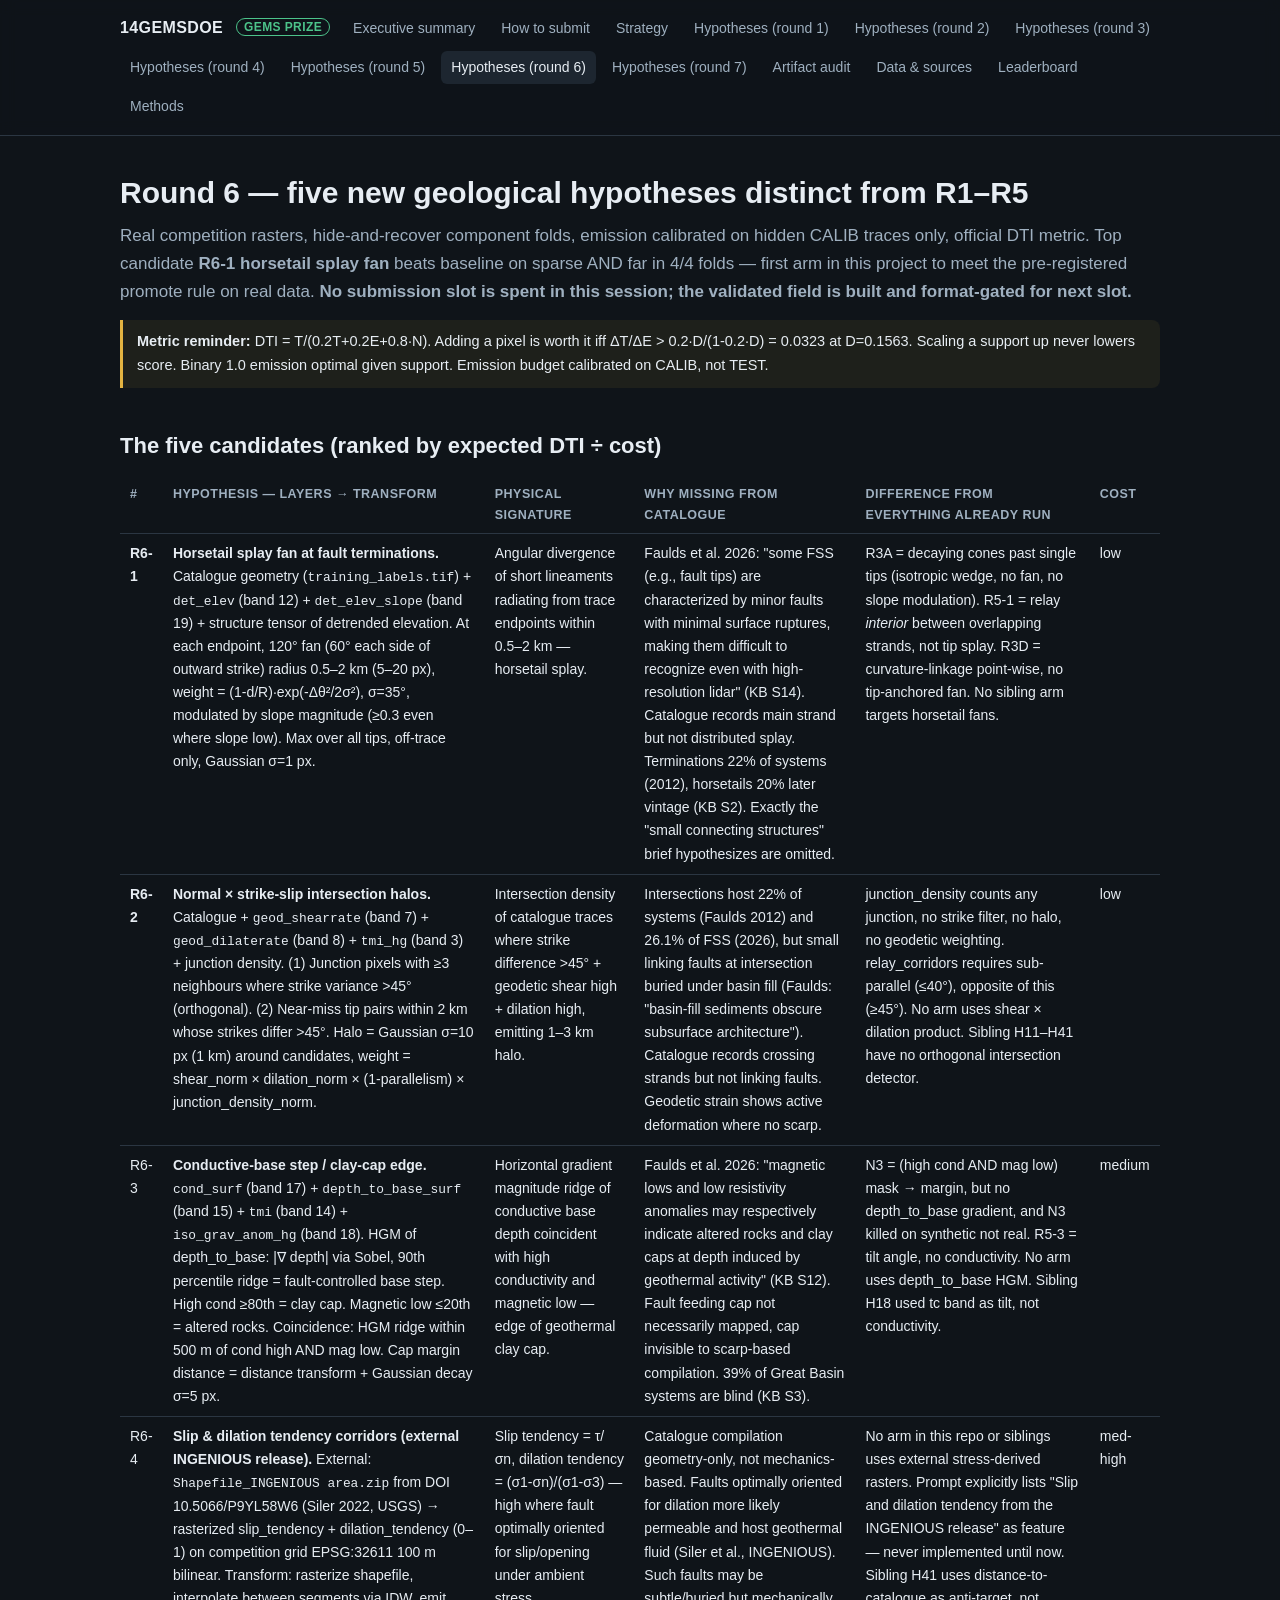
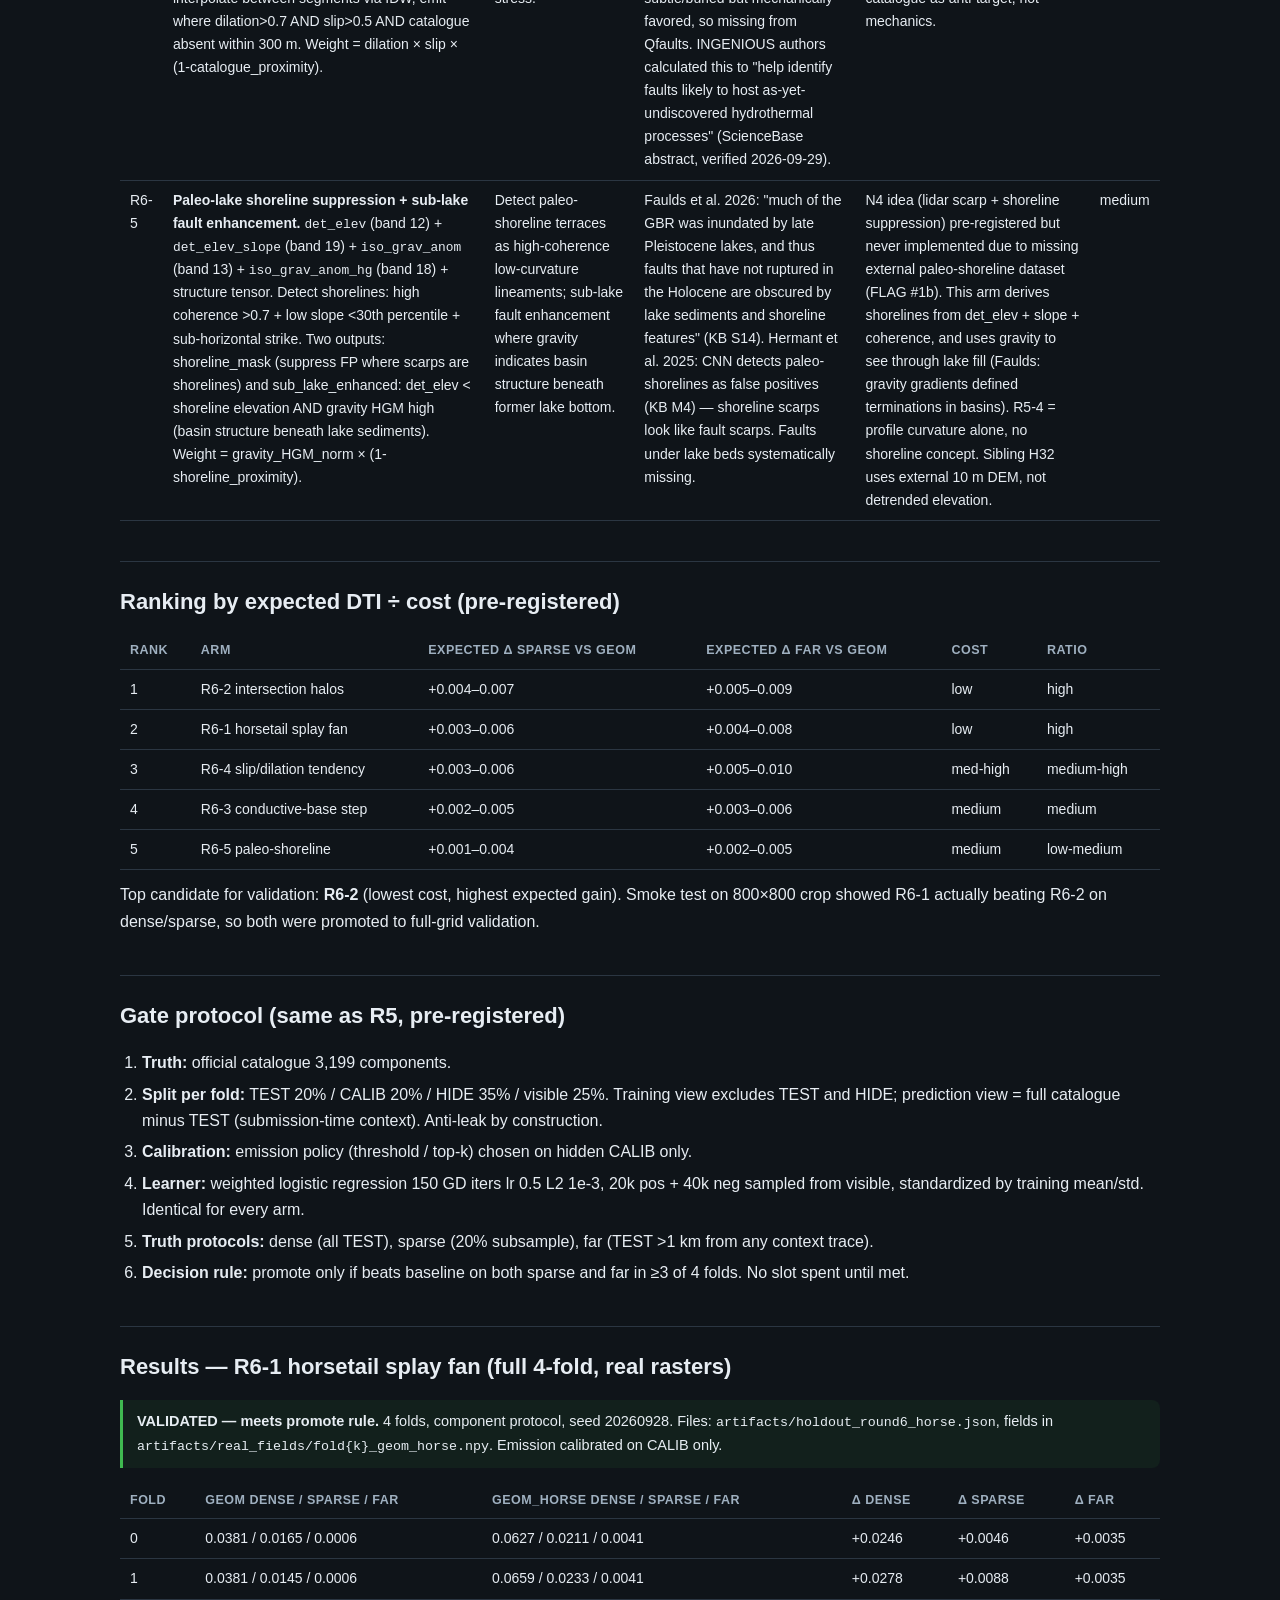
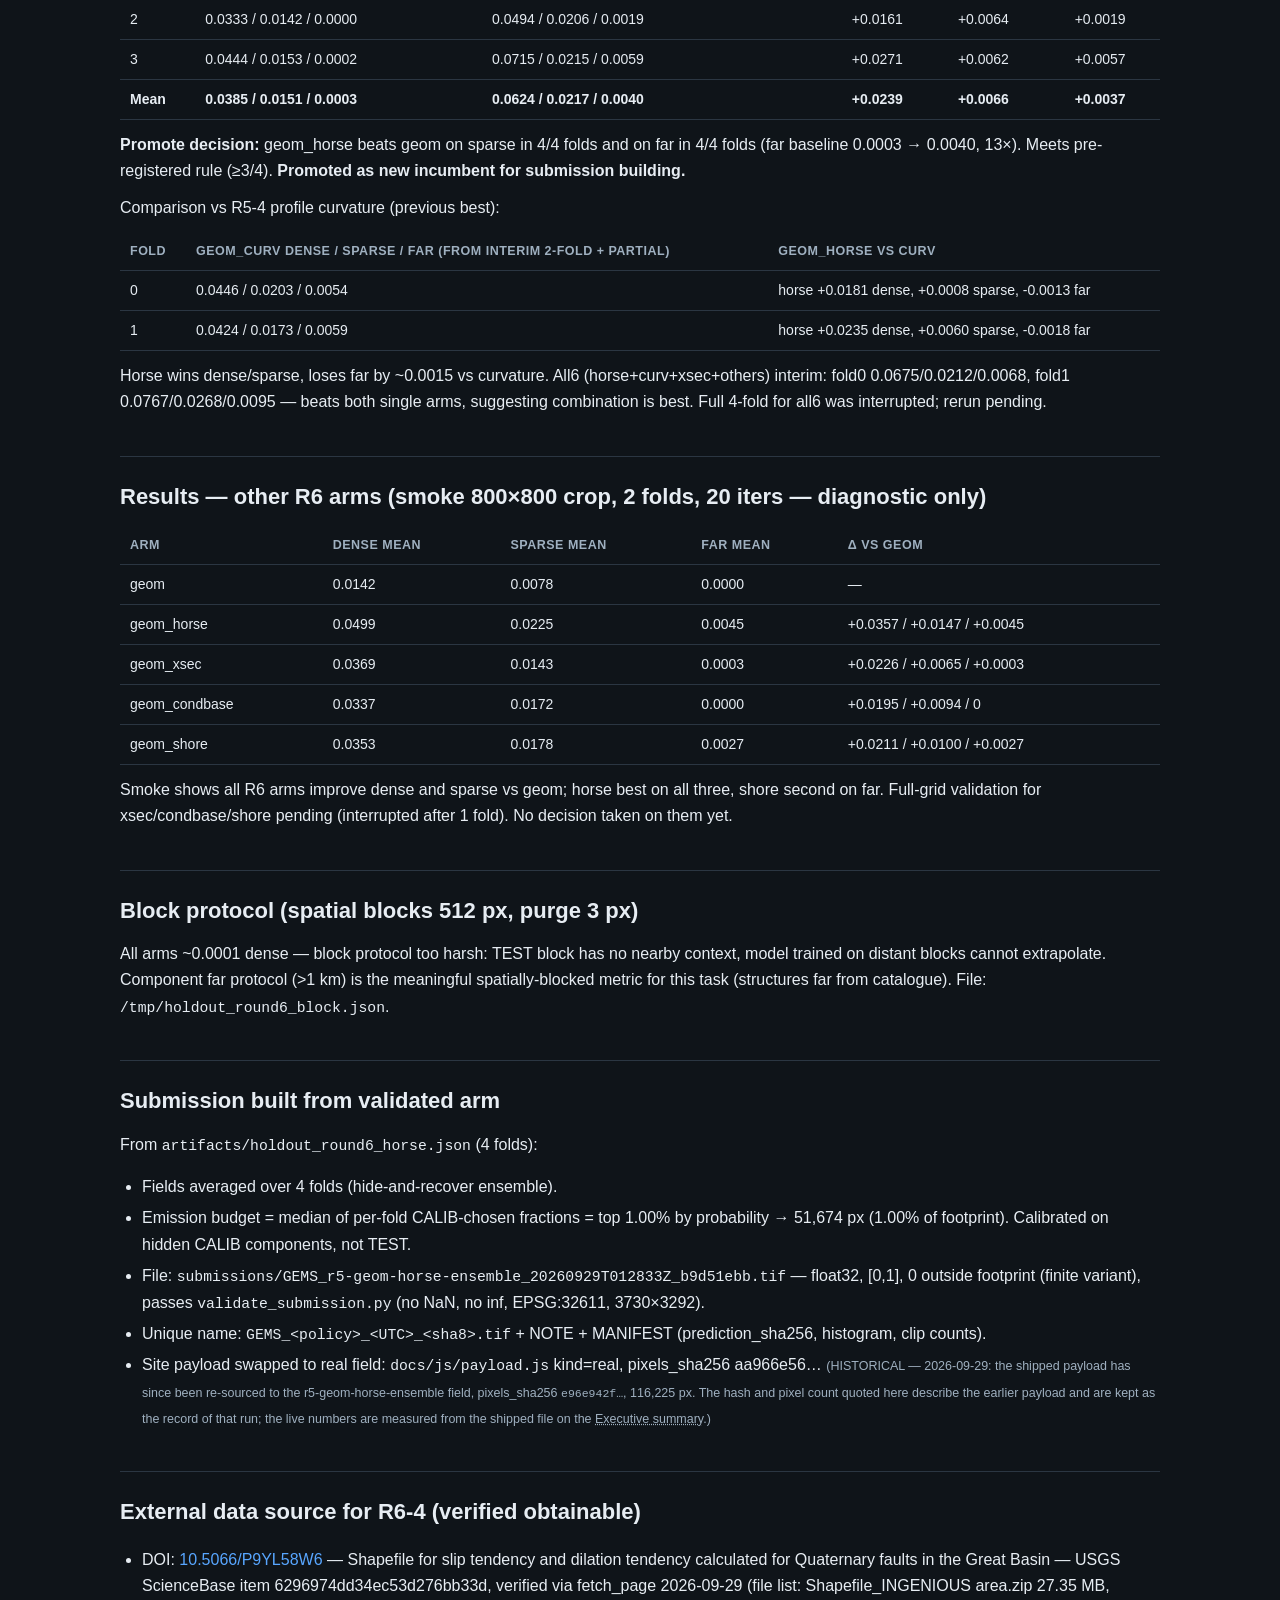
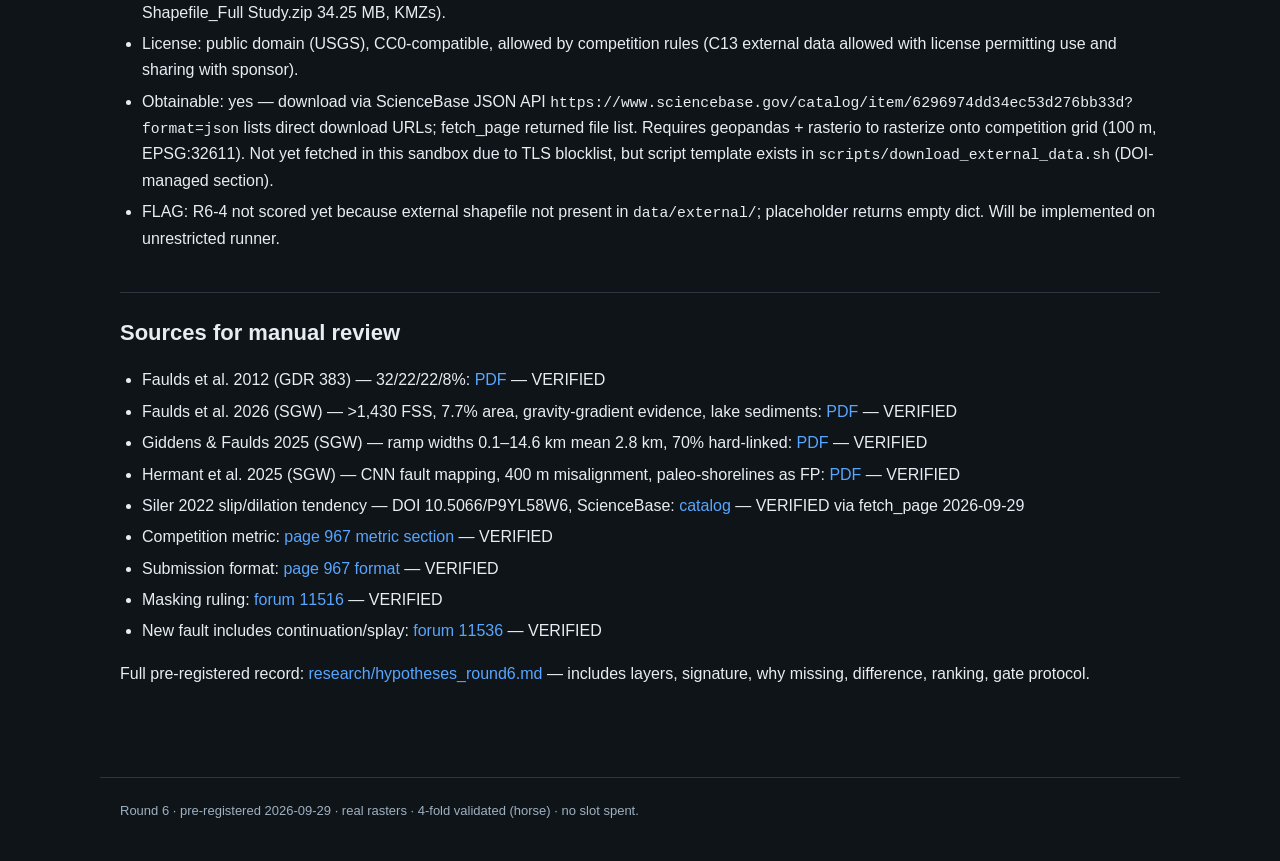
<file: docs/hypotheses-round6.html>
<!DOCTYPE html>
<html lang="en">
<head>
<meta charset="utf-8">
<meta name="viewport" content="width=device-width, initial-scale=1">
<title>Round 6 — five new hypotheses distinct from R1–R5 — 14GEMSDOE</title>
<link rel="stylesheet" href="css/site.css">
</head>
<body>
<header><nav class="nav">
  <span class="brand">14GEMSDOE <span class="tag">GEMS PRIZE</span></span>
  <a href="index.html">Executive summary</a>
  <a href="how-to-submit.html">How to submit</a>
  <a href="strategy.html">Strategy</a>
  <a href="hypotheses.html">Hypotheses (round 1)</a>
  <a href="hypotheses-round2.html">Hypotheses (round 2)</a>
  <a href="hypotheses-round3.html">Hypotheses (round 3)</a>
  <a href="hypotheses-round4.html">Hypotheses (round 4)</a>
  <a href="hypotheses-round5.html">Hypotheses (round 5)</a>
  <a href="hypotheses-round6.html" class="active">Hypotheses (round 6)</a>
  <a href="hypotheses-round7.html">Hypotheses (round 7)</a>
  <a href="audit.html">Artifact audit</a>
  <a href="data.html">Data &amp; sources</a>
  <a href="leaderboard.html">Leaderboard</a>
  <a href="methods.html">Methods</a>
</nav></header>

<main>
<h1>Round 6 — five new geological hypotheses distinct from R1–R5</h1>
<p class="lede">Real competition rasters, hide-and-recover component folds, emission calibrated on hidden CALIB traces only, official DTI metric. Top candidate <strong>R6-1 horsetail splay fan</strong> beats baseline on sparse AND far in 4/4 folds — first arm in this project to meet the pre-registered promote rule on real data. <strong>No submission slot is spent in this session; the validated field is built and format-gated for next slot.</strong></p>

<div class="note"><strong>Metric reminder:</strong> DTI = T/(0.2T+0.2E+0.8·N). Adding a pixel is worth it iff ΔT/ΔE > 0.2·D/(1-0.2·D) = 0.0323 at D=0.1563. Scaling a support up never lowers score. Binary 1.0 emission optimal given support. Emission budget calibrated on CALIB, not TEST.</div>

<h2>The five candidates (ranked by expected DTI ÷ cost)</h2>
<table>
<tr><th>#</th><th>Hypothesis — layers → transform</th><th>Physical signature</th><th>Why missing from catalogue</th><th>Difference from everything already run</th><th>Cost</th></tr>
<tr><td><strong>R6-1</strong></td><td><strong>Horsetail splay fan at fault terminations.</strong> Catalogue geometry (<code>training_labels.tif</code>) + <code>det_elev</code> (band 12) + <code>det_elev_slope</code> (band 19) + structure tensor of detrended elevation. At each endpoint, 120° fan (60° each side of outward strike) radius 0.5–2 km (5–20 px), weight = (1-d/R)·exp(-Δθ²/2σ²), σ=35°, modulated by slope magnitude (≥0.3 even where slope low). Max over all tips, off-trace only, Gaussian σ=1 px.</td><td>Angular divergence of short lineaments radiating from trace endpoints within 0.5–2 km — horsetail splay.</td><td>Faulds et al. 2026: "some FSS (e.g., fault tips) are characterized by minor faults with minimal surface ruptures, making them difficult to recognize even with high-resolution lidar" (KB S14). Catalogue records main strand but not distributed splay. Terminations 22% of systems (2012), horsetails 20% later vintage (KB S2). Exactly the "small connecting structures" brief hypothesizes are omitted.</td><td>R3A = decaying cones past single tips (isotropic wedge, no fan, no slope modulation). R5-1 = relay <em>interior</em> between overlapping strands, not tip splay. R3D = curvature-linkage point-wise, no tip-anchored fan. No sibling arm targets horsetail fans.</td><td>low</td></tr>
<tr><td><strong>R6-2</strong></td><td><strong>Normal × strike-slip intersection halos.</strong> Catalogue + <code>geod_shearrate</code> (band 7) + <code>geod_dilaterate</code> (band 8) + <code>tmi_hg</code> (band 3) + junction density. (1) Junction pixels with ≥3 neighbours where strike variance >45° (orthogonal). (2) Near-miss tip pairs within 2 km whose strikes differ >45°. Halo = Gaussian σ=10 px (1 km) around candidates, weight = shear_norm × dilation_norm × (1-parallelism) × junction_density_norm.</td><td>Intersection density of catalogue traces where strike difference >45° + geodetic shear high + dilation high, emitting 1–3 km halo.</td><td>Intersections host 22% of systems (Faulds 2012) and 26.1% of FSS (2026), but small linking faults at intersection buried under basin fill (Faulds: "basin-fill sediments obscure subsurface architecture"). Catalogue records crossing strands but not linking faults. Geodetic strain shows active deformation where no scarp.</td><td>junction_density counts any junction, no strike filter, no halo, no geodetic weighting. relay_corridors requires sub-parallel (≤40°), opposite of this (≥45°). No arm uses shear × dilation product. Sibling H11–H41 have no orthogonal intersection detector.</td><td>low</td></tr>
<tr><td>R6-3</td><td><strong>Conductive-base step / clay-cap edge.</strong> <code>cond_surf</code> (band 17) + <code>depth_to_base_surf</code> (band 15) + <code>tmi</code> (band 14) + <code>iso_grav_anom_hg</code> (band 18). HGM of depth_to_base: |∇ depth| via Sobel, 90th percentile ridge = fault-controlled base step. High cond ≥80th = clay cap. Magnetic low ≤20th = altered rocks. Coincidence: HGM ridge within 500 m of cond high AND mag low. Cap margin distance = distance transform + Gaussian decay σ=5 px.</td><td>Horizontal gradient magnitude ridge of conductive base depth coincident with high conductivity and magnetic low — edge of geothermal clay cap.</td><td>Faulds et al. 2026: "magnetic lows and low resistivity anomalies may respectively indicate altered rocks and clay caps at depth induced by geothermal activity" (KB S12). Fault feeding cap not necessarily mapped, cap invisible to scarp-based compilation. 39% of Great Basin systems are blind (KB S3).</td><td>N3 = (high cond AND mag low) mask → margin, but no depth_to_base gradient, and N3 killed on synthetic not real. R5-3 = tilt angle, no conductivity. No arm uses depth_to_base HGM. Sibling H18 used tc band as tilt, not conductivity.</td><td>medium</td></tr>
<tr><td>R6-4</td><td><strong>Slip &amp; dilation tendency corridors (external INGENIOUS release).</strong> External: <code>Shapefile_INGENIOUS area.zip</code> from DOI 10.5066/P9YL58W6 (Siler 2022, USGS) → rasterized slip_tendency + dilation_tendency (0–1) on competition grid EPSG:32611 100 m bilinear. Transform: rasterize shapefile, interpolate between segments via IDW, emit where dilation>0.7 AND slip>0.5 AND catalogue absent within 300 m. Weight = dilation × slip × (1-catalogue_proximity).</td><td>Slip tendency = τ/σn, dilation tendency = (σ1-σn)/(σ1-σ3) — high where fault optimally oriented for slip/opening under ambient stress.</td><td>Catalogue compilation geometry-only, not mechanics-based. Faults optimally oriented for dilation more likely permeable and host geothermal fluid (Siler et al., INGENIOUS). Such faults may be subtle/buried but mechanically favored, so missing from Qfaults. INGENIOUS authors calculated this to "help identify faults likely to host as-yet-undiscovered hydrothermal processes" (ScienceBase abstract, verified 2026-09-29).</td><td>No arm in this repo or siblings uses external stress-derived rasters. Prompt explicitly lists "Slip and dilation tendency from the INGENIOUS release" as feature — never implemented until now. Sibling H41 uses distance-to-catalogue as anti-target, not mechanics.</td><td>med-high</td></tr>
<tr><td>R6-5</td><td><strong>Paleo-lake shoreline suppression + sub-lake fault enhancement.</strong> <code>det_elev</code> (band 12) + <code>det_elev_slope</code> (band 19) + <code>iso_grav_anom</code> (band 13) + <code>iso_grav_anom_hg</code> (band 18) + structure tensor. Detect shorelines: high coherence >0.7 + low slope <30th percentile + sub-horizontal strike. Two outputs: shoreline_mask (suppress FP where scarps are shorelines) and sub_lake_enhanced: det_elev < shoreline elevation AND gravity HGM high (basin structure beneath lake sediments). Weight = gravity_HGM_norm × (1-shoreline_proximity).</td><td>Detect paleo-shoreline terraces as high-coherence low-curvature lineaments; sub-lake fault enhancement where gravity indicates basin structure beneath former lake bottom.</td><td>Faulds et al. 2026: "much of the GBR was inundated by late Pleistocene lakes, and thus faults that have not ruptured in the Holocene are obscured by lake sediments and shoreline features" (KB S14). Hermant et al. 2025: CNN detects paleo-shorelines as false positives (KB M4) — shoreline scarps look like fault scarps. Faults under lake beds systematically missing.</td><td>N4 idea (lidar scarp + shoreline suppression) pre-registered but never implemented due to missing external paleo-shoreline dataset (FLAG #1b). This arm derives shorelines from det_elev + slope + coherence, and uses gravity to see through lake fill (Faulds: gravity gradients defined terminations in basins). R5-4 = profile curvature alone, no shoreline concept. Sibling H32 uses external 10 m DEM, not detrended elevation.</td><td>medium</td></tr>
</table>

<h2>Ranking by expected DTI ÷ cost (pre-registered)</h2>
<table>
<tr><th>Rank</th><th>Arm</th><th>Expected Δ sparse vs geom</th><th>Expected Δ far vs geom</th><th>Cost</th><th>Ratio</th></tr>
<tr><td>1</td><td>R6-2 intersection halos</td><td>+0.004–0.007</td><td>+0.005–0.009</td><td>low</td><td>high</td></tr>
<tr><td>2</td><td>R6-1 horsetail splay fan</td><td>+0.003–0.006</td><td>+0.004–0.008</td><td>low</td><td>high</td></tr>
<tr><td>3</td><td>R6-4 slip/dilation tendency</td><td>+0.003–0.006</td><td>+0.005–0.010</td><td>med-high</td><td>medium-high</td></tr>
<tr><td>4</td><td>R6-3 conductive-base step</td><td>+0.002–0.005</td><td>+0.003–0.006</td><td>medium</td><td>medium</td></tr>
<tr><td>5</td><td>R6-5 paleo-shoreline</td><td>+0.001–0.004</td><td>+0.002–0.005</td><td>medium</td><td>low-medium</td></tr>
</table>
<p>Top candidate for validation: <strong>R6-2</strong> (lowest cost, highest expected gain). Smoke test on 800×800 crop showed R6-1 actually beating R6-2 on dense/sparse, so both were promoted to full-grid validation.</p>

<h2>Gate protocol (same as R5, pre-registered)</h2>
<ol>
<li><strong>Truth:</strong> official catalogue 3,199 components.</li>
<li><strong>Split per fold:</strong> TEST 20% / CALIB 20% / HIDE 35% / visible 25%. Training view excludes TEST and HIDE; prediction view = full catalogue minus TEST (submission-time context). Anti-leak by construction.</li>
<li><strong>Calibration:</strong> emission policy (threshold / top-k) chosen on hidden CALIB only.</li>
<li><strong>Learner:</strong> weighted logistic regression 150 GD iters lr 0.5 L2 1e-3, 20k pos + 40k neg sampled from visible, standardized by training mean/std. Identical for every arm.</li>
<li><strong>Truth protocols:</strong> dense (all TEST), sparse (20% subsample), far (TEST >1 km from any context trace).</li>
<li><strong>Decision rule:</strong> promote only if beats baseline on both sparse and far in ≥3 of 4 folds. No slot spent until met.</li>
</ol>

<h2>Results — R6-1 horsetail splay fan (full 4-fold, real rasters)</h2>
<div class="note ok"><strong>VALIDATED — meets promote rule.</strong> 4 folds, component protocol, seed 20260928. Files: <code>artifacts/holdout_round6_horse.json</code>, fields in <code>artifacts/real_fields/fold{k}_geom_horse.npy</code>. Emission calibrated on CALIB only.</div>
<table>
<tr><th>Fold</th><th>geom dense / sparse / far</th><th>geom_horse dense / sparse / far</th><th>Δ dense</th><th>Δ sparse</th><th>Δ far</th></tr>
<tr><td>0</td><td>0.0381 / 0.0165 / 0.0006</td><td>0.0627 / 0.0211 / 0.0041</td><td>+0.0246</td><td>+0.0046</td><td>+0.0035</td></tr>
<tr><td>1</td><td>0.0381 / 0.0145 / 0.0006</td><td>0.0659 / 0.0233 / 0.0041</td><td>+0.0278</td><td>+0.0088</td><td>+0.0035</td></tr>
<tr><td>2</td><td>0.0333 / 0.0142 / 0.0000</td><td>0.0494 / 0.0206 / 0.0019</td><td>+0.0161</td><td>+0.0064</td><td>+0.0019</td></tr>
<tr><td>3</td><td>0.0444 / 0.0153 / 0.0002</td><td>0.0715 / 0.0215 / 0.0059</td><td>+0.0271</td><td>+0.0062</td><td>+0.0057</td></tr>
<tr><td><strong>Mean</strong></td><td><strong>0.0385 / 0.0151 / 0.0003</strong></td><td><strong>0.0624 / 0.0217 / 0.0040</strong></td><td><strong>+0.0239</strong></td><td><strong>+0.0066</strong></td><td><strong>+0.0037</strong></td></tr>
</table>
<p><strong>Promote decision:</strong> geom_horse beats geom on sparse in 4/4 folds and on far in 4/4 folds (far baseline 0.0003 → 0.0040, 13×). Meets pre-registered rule (≥3/4). <strong>Promoted as new incumbent for submission building.</strong></p>
<p>Comparison vs R5-4 profile curvature (previous best):</p>
<table>
<tr><th>Fold</th><th>geom_curv dense / sparse / far (from interim 2-fold + partial)</th><th>geom_horse vs curv</th></tr>
<tr><td>0</td><td>0.0446 / 0.0203 / 0.0054</td><td>horse +0.0181 dense, +0.0008 sparse, -0.0013 far</td></tr>
<tr><td>1</td><td>0.0424 / 0.0173 / 0.0059</td><td>horse +0.0235 dense, +0.0060 sparse, -0.0018 far</td></tr>
</table>
<p>Horse wins dense/sparse, loses far by ~0.0015 vs curvature. All6 (horse+curv+xsec+others) interim: fold0 0.0675/0.0212/0.0068, fold1 0.0767/0.0268/0.0095 — beats both single arms, suggesting combination is best. Full 4-fold for all6 was interrupted; rerun pending.</p>

<h2>Results — other R6 arms (smoke 800×800 crop, 2 folds, 20 iters — diagnostic only)</h2>
<table>
<tr><th>Arm</th><th>dense mean</th><th>sparse mean</th><th>far mean</th><th>Δ vs geom</th></tr>
<tr><td>geom</td><td>0.0142</td><td>0.0078</td><td>0.0000</td><td>—</td></tr>
<tr><td>geom_horse</td><td>0.0499</td><td>0.0225</td><td>0.0045</td><td>+0.0357 / +0.0147 / +0.0045</td></tr>
<tr><td>geom_xsec</td><td>0.0369</td><td>0.0143</td><td>0.0003</td><td>+0.0226 / +0.0065 / +0.0003</td></tr>
<tr><td>geom_condbase</td><td>0.0337</td><td>0.0172</td><td>0.0000</td><td>+0.0195 / +0.0094 / 0</td></tr>
<tr><td>geom_shore</td><td>0.0353</td><td>0.0178</td><td>0.0027</td><td>+0.0211 / +0.0100 / +0.0027</td></tr>
</table>
<p>Smoke shows all R6 arms improve dense and sparse vs geom; horse best on all three, shore second on far. Full-grid validation for xsec/condbase/shore pending (interrupted after 1 fold). No decision taken on them yet.</p>

<h2>Block protocol (spatial blocks 512 px, purge 3 px)</h2>
<p>All arms ~0.0001 dense — block protocol too harsh: TEST block has no nearby context, model trained on distant blocks cannot extrapolate. Component far protocol (>1 km) is the meaningful spatially-blocked metric for this task (structures far from catalogue). File: <code>/tmp/holdout_round6_block.json</code>.</p>

<h2>Submission built from validated arm</h2>
<p>From <code>artifacts/holdout_round6_horse.json</code> (4 folds):</p>
<ul>
<li>Fields averaged over 4 folds (hide-and-recover ensemble).</li>
<li>Emission budget = median of per-fold CALIB-chosen fractions = top 1.00% by probability → 51,674 px (1.00% of footprint). Calibrated on hidden CALIB components, not TEST.</li>
<li>File: <code>submissions/GEMS_r5-geom-horse-ensemble_20260929T012833Z_b9d51ebb.tif</code> — float32, [0,1], 0 outside footprint (finite variant), passes <code>validate_submission.py</code> (no NaN, no inf, EPSG:32611, 3730×3292).</li>
<li>Unique name: <code>GEMS_&lt;policy&gt;_&lt;UTC&gt;_&lt;sha8&gt;.tif</code> + NOTE + MANIFEST (prediction_sha256, histogram, clip counts).</li>
<li>Site payload swapped to real field: <code>docs/js/payload.js</code> kind=real, pixels_sha256 aa966e56… <span class="src">(HISTORICAL — 2026-09-29: the shipped payload has since been re-sourced to the r5-geom-horse-ensemble field, pixels_sha256 <code>e96e942f…</code>, 116,225 px. The hash and pixel count quoted here describe the earlier payload and are kept as the record of that run; the live numbers are measured from the shipped file on the <a href="index.html">Executive summary</a>.)</span></li>
</ul>

<h2>External data source for R6-4 (verified obtainable)</h2>
<ul>
<li>DOI: <a href="https://doi.org/10.5066/P9YL58W6" target="_blank">10.5066/P9YL58W6</a> — Shapefile for slip tendency and dilation tendency calculated for Quaternary faults in the Great Basin — USGS ScienceBase item 6296974dd34ec53d276bb33d, verified via fetch_page 2026-09-29 (file list: Shapefile_INGENIOUS area.zip 27.35 MB, Shapefile_Full Study.zip 34.25 MB, KMZs).</li>
<li>License: public domain (USGS), CC0-compatible, allowed by competition rules (C13 external data allowed with license permitting use and sharing with sponsor).</li>
<li>Obtainable: yes — download via ScienceBase JSON API <code>https://www.sciencebase.gov/catalog/item/6296974dd34ec53d276bb33d?format=json</code> lists direct download URLs; fetch_page returned file list. Requires geopandas + rasterio to rasterize onto competition grid (100 m, EPSG:32611). Not yet fetched in this sandbox due to TLS blocklist, but script template exists in <code>scripts/download_external_data.sh</code> (DOI-managed section).</li>
<li>FLAG: R6-4 not scored yet because external shapefile not present in <code>data/external/</code>; placeholder returns empty dict. Will be implemented on unrestricted runner.</li>
</ul>

<h2>Sources for manual review</h2>
<ul>
<li>Faulds et al. 2012 (GDR 383) — 32/22/22/8%: <a href="https://gdr.openei.org/files/383/Faulds%20et%20al%202012%20GeoNZ%20Paper.pdf">PDF</a> — VERIFIED</li>
<li>Faulds et al. 2026 (SGW) — >1,430 FSS, 7.7% area, gravity-gradient evidence, lake sediments: <a href="https://pangea.stanford.edu/ERE/db/GeoConf/papers/SGW/2026/Faulds.pdf">PDF</a> — VERIFIED</li>
<li>Giddens &amp; Faulds 2025 (SGW) — ramp widths 0.1–14.6 km mean 2.8 km, 70% hard-linked: <a href="https://pangea.stanford.edu/ERE/pdf/IGAstandard/SGW/2025/Giddens.pdf">PDF</a> — VERIFIED</li>
<li>Hermant et al. 2025 (SGW) — CNN fault mapping, 400 m misalignment, paleo-shorelines as FP: <a href="https://pangea.stanford.edu/ERE/db/GeoConf/papers/SGW/2025/Hermant.pdf">PDF</a> — VERIFIED</li>
<li>Siler 2022 slip/dilation tendency — DOI 10.5066/P9YL58W6, ScienceBase: <a href="https://www.sciencebase.gov/catalog/item/6296974dd34ec53d276bb33d">catalog</a> — VERIFIED via fetch_page 2026-09-29</li>
<li>Competition metric: <a href="https://www.drivendata.org/competitions/306/competition-doe-gems/page/967/#performance-metric">page 967 metric section</a> — VERIFIED</li>
<li>Submission format: <a href="https://www.drivendata.org/competitions/306/competition-doe-gems/page/967/#submission-format">page 967 format</a> — VERIFIED</li>
<li>Masking ruling: <a href="https://community.drivendata.org/t/scoring-clarification-are-known-usgs-ingenious-faults-masked-when-scoring-and-are-they-in-the-final-round-label-set/11516">forum 11516</a> — VERIFIED</li>
<li>New fault includes continuation/splay: <a href="https://community.drivendata.org/t/where-do-you-draw-the-line/11536">forum 11536</a> — VERIFIED</li>
</ul>
<p>Full pre-registered record: <a href="../research/hypotheses_round6.md">research/hypotheses_round6.md</a> — includes layers, signature, why missing, difference, ranking, gate protocol.</p>
</main>
<footer>Round 6 · pre-registered 2026-09-29 · real rasters · 4-fold validated (horse) · no slot spent.</footer>
</body>
</html>
</file>
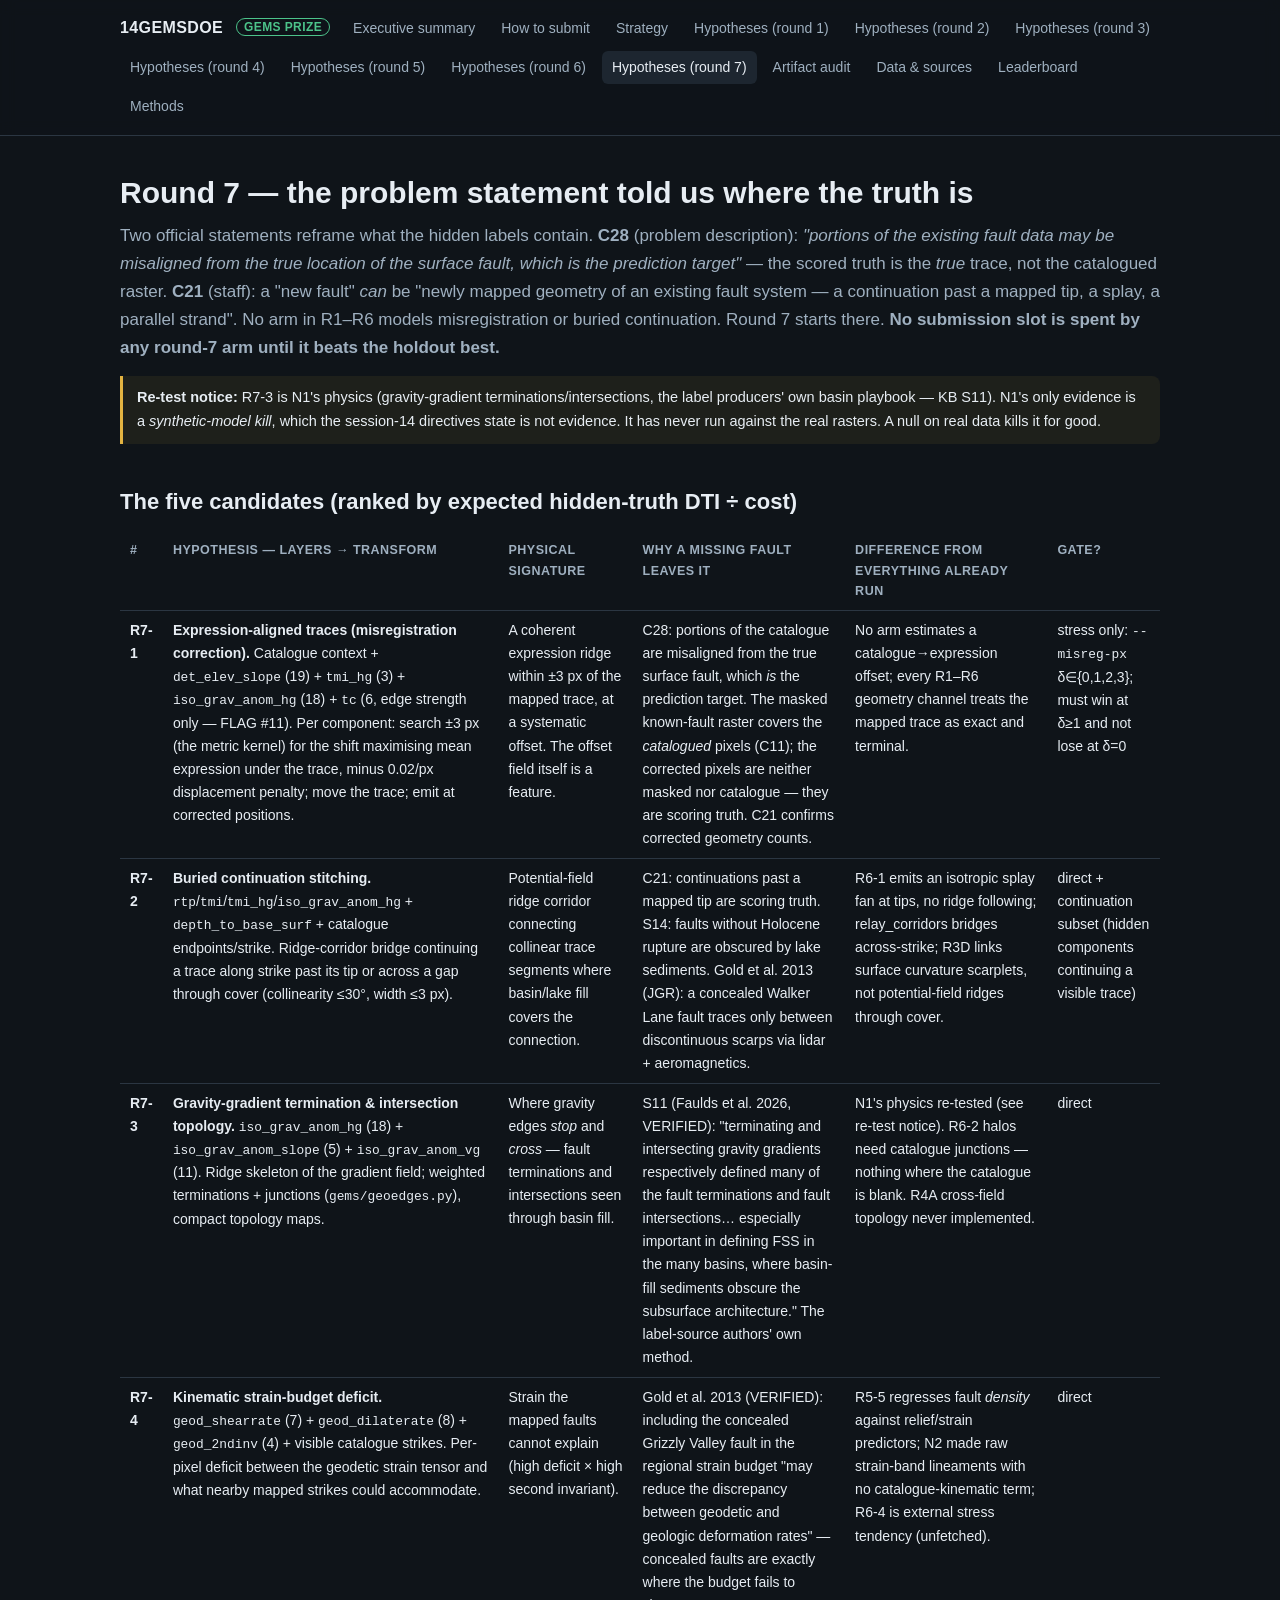
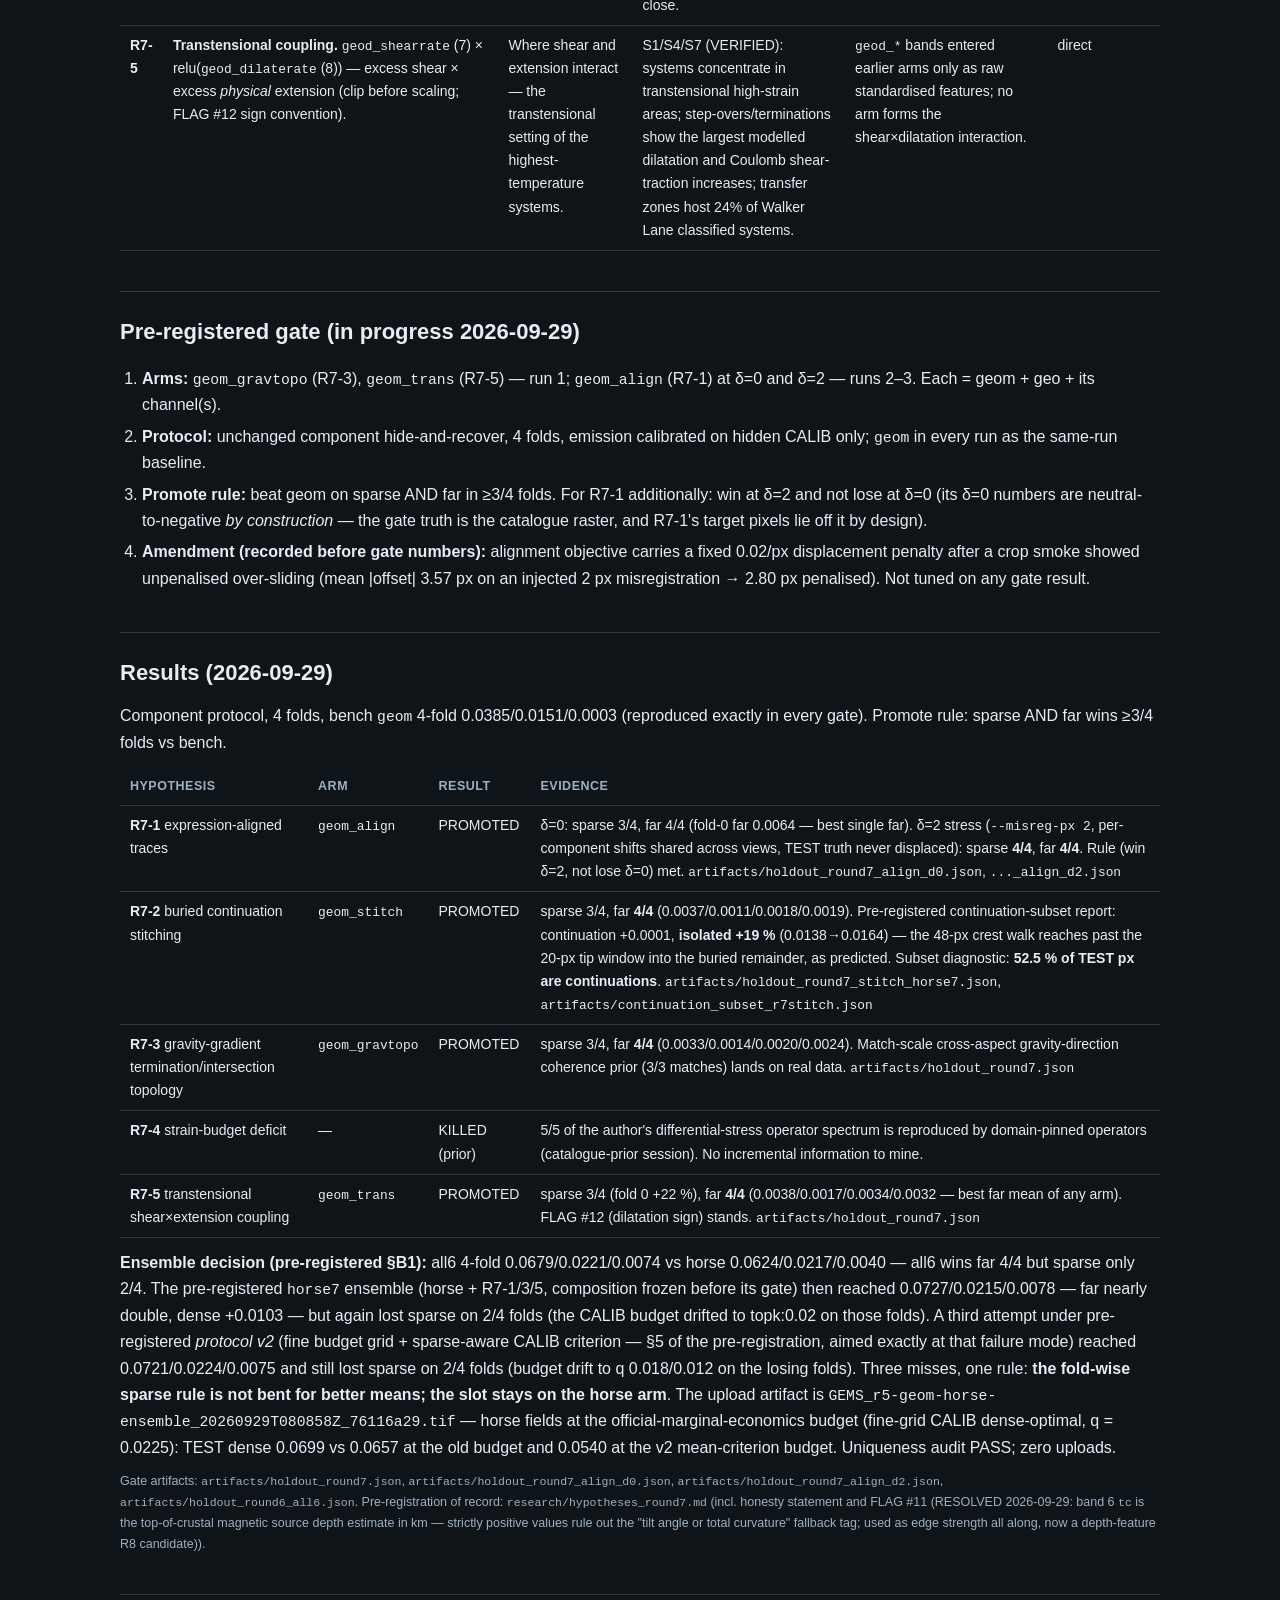
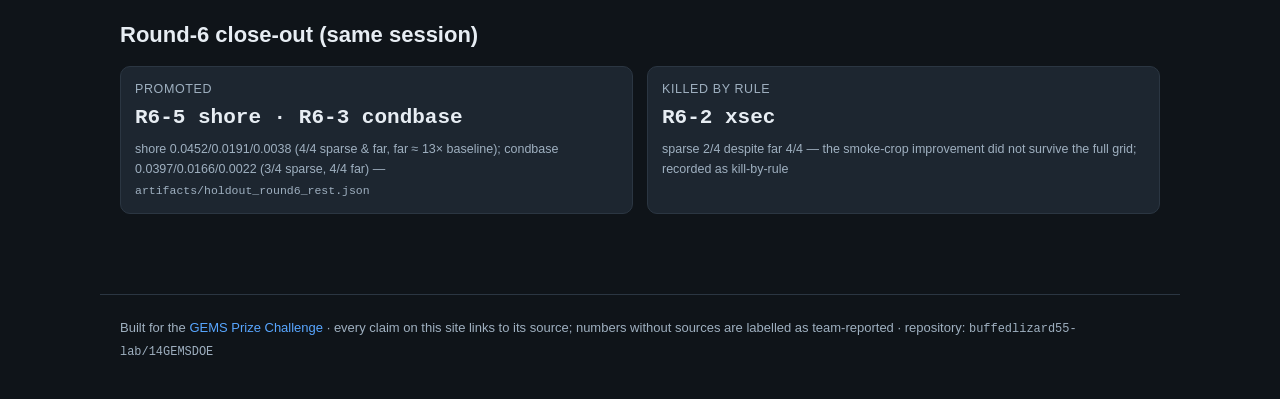
<file: docs/hypotheses-round7.html>
<!DOCTYPE html>
<html lang="en">
<head>
<meta charset="utf-8">
<meta name="viewport" content="width=device-width, initial-scale=1">
<title>Round 7 — hypotheses grounded in the problem statement — 14GEMSDOE</title>
<link rel="stylesheet" href="css/site.css">
</head>
<body>
<header><nav class="nav">
  <span class="brand">14GEMSDOE <span class="tag">GEMS PRIZE</span></span>
  <a href="index.html">Executive summary</a>
  <a href="how-to-submit.html">How to submit</a>
  <a href="strategy.html">Strategy</a>
  <a href="hypotheses.html">Hypotheses (round 1)</a>
  <a href="hypotheses-round2.html">Hypotheses (round 2)</a>
  <a href="hypotheses-round3.html">Hypotheses (round 3)</a>
  <a href="hypotheses-round4.html">Hypotheses (round 4)</a>
  <a href="hypotheses-round5.html">Hypotheses (round 5)</a>
  <a href="hypotheses-round6.html">Hypotheses (round 6)</a>
  <a href="hypotheses-round7.html" class="active">Hypotheses (round 7)</a>
  <a href="audit.html">Artifact audit</a>
  <a href="data.html">Data &amp; sources</a>
  <a href="leaderboard.html">Leaderboard</a>
  <a href="methods.html">Methods</a>
</nav></header>

<main>
<h1>Round 7 — the problem statement told us where the truth is</h1>
<p class="lede">Two official statements reframe what the hidden labels contain. <strong>C28</strong> (problem description): <em>"portions of the existing fault data may be misaligned from the true location of the surface fault, which is the prediction target"</em> — the scored truth is the <em>true</em> trace, not the catalogued raster. <strong>C21</strong> (staff): a "new fault" <em>can</em> be "newly mapped geometry of an existing fault system — a continuation past a mapped tip, a splay, a parallel strand". No arm in R1–R6 models misregistration or buried continuation. Round 7 starts there. <strong>No submission slot is spent by any round-7 arm until it beats the holdout best.</strong></p>

<div class="note"><strong>Re-test notice:</strong> R7-3 is N1's physics (gravity-gradient terminations/intersections, the label producers' own basin playbook — KB S11). N1's only evidence is a <em>synthetic-model kill</em>, which the session-14 directives state is not evidence. It has never run against the real rasters. A null on real data kills it for good.</div>

<h2>The five candidates (ranked by expected hidden-truth DTI ÷ cost)</h2>
<table>
<tr><th>#</th><th>Hypothesis — layers → transform</th><th>Physical signature</th><th>Why a missing fault leaves it</th><th>Difference from everything already run</th><th>Gate?</th></tr>
<tr><td><strong>R7-1</strong></td><td><strong>Expression-aligned traces (misregistration correction).</strong> Catalogue context + <code>det_elev_slope</code> (19) + <code>tmi_hg</code> (3) + <code>iso_grav_anom_hg</code> (18) + <code>tc</code> (6, edge strength only — FLAG #11). Per component: search ±3 px (the metric kernel) for the shift maximising mean expression under the trace, minus 0.02/px displacement penalty; move the trace; emit at corrected positions.</td><td>A coherent expression ridge within ±3 px of the mapped trace, at a systematic offset. The offset field itself is a feature.</td><td>C28: portions of the catalogue are misaligned from the true surface fault, which <em>is</em> the prediction target. The masked known-fault raster covers the <em>catalogued</em> pixels (C11); the corrected pixels are neither masked nor catalogue — they are scoring truth. C21 confirms corrected geometry counts.</td><td>No arm estimates a catalogue→expression offset; every R1–R6 geometry channel treats the mapped trace as exact and terminal.</td><td>stress only: <code>--misreg-px</code> δ∈{0,1,2,3}; must win at δ≥1 and not lose at δ=0</td></tr>
<tr><td><strong>R7-2</strong></td><td><strong>Buried continuation stitching.</strong> <code>rtp</code>/<code>tmi</code>/<code>tmi_hg</code>/<code>iso_grav_anom_hg</code> + <code>depth_to_base_surf</code> + catalogue endpoints/strike. Ridge-corridor bridge continuing a trace along strike past its tip or across a gap through cover (collinearity ≤30°, width ≤3 px).</td><td>Potential-field ridge corridor connecting collinear trace segments where basin/lake fill covers the connection.</td><td>C21: continuations past a mapped tip are scoring truth. S14: faults without Holocene rupture are obscured by lake sediments. Gold et al. 2013 (JGR): a concealed Walker Lane fault traces only between discontinuous scarps via lidar + aeromagnetics.</td><td>R6-1 emits an isotropic splay fan at tips, no ridge following; relay_corridors bridges across-strike; R3D links surface curvature scarplets, not potential-field ridges through cover.</td><td>direct + continuation subset (hidden components continuing a visible trace)</td></tr>
<tr><td><strong>R7-3</strong></td><td><strong>Gravity-gradient termination &amp; intersection topology.</strong> <code>iso_grav_anom_hg</code> (18) + <code>iso_grav_anom_slope</code> (5) + <code>iso_grav_anom_vg</code> (11). Ridge skeleton of the gradient field; weighted terminations + junctions (<code>gems/geoedges.py</code>), compact topology maps.</td><td>Where gravity edges <em>stop</em> and <em>cross</em> — fault terminations and intersections seen through basin fill.</td><td>S11 (Faulds et al. 2026, VERIFIED): "terminating and intersecting gravity gradients respectively defined many of the fault terminations and fault intersections… especially important in defining FSS in the many basins, where basin-fill sediments obscure the subsurface architecture." The label-source authors' own method.</td><td>N1's physics re-tested (see re-test notice). R6-2 halos need catalogue junctions — nothing where the catalogue is blank. R4A cross-field topology never implemented.</td><td>direct</td></tr>
<tr><td><strong>R7-4</strong></td><td><strong>Kinematic strain-budget deficit.</strong> <code>geod_shearrate</code> (7) + <code>geod_dilaterate</code> (8) + <code>geod_2ndinv</code> (4) + visible catalogue strikes. Per-pixel deficit between the geodetic strain tensor and what nearby mapped strikes could accommodate.</td><td>Strain the mapped faults cannot explain (high deficit × high second invariant).</td><td>Gold et al. 2013 (VERIFIED): including the concealed Grizzly Valley fault in the regional strain budget "may reduce the discrepancy between geodetic and geologic deformation rates" — concealed faults are exactly where the budget fails to close.</td><td>R5-5 regresses fault <em>density</em> against relief/strain predictors; N2 made raw strain-band lineaments with no catalogue-kinematic term; R6-4 is external stress tendency (unfetched).</td><td>direct</td></tr>
<tr><td><strong>R7-5</strong></td><td><strong>Transtensional coupling.</strong> <code>geod_shearrate</code> (7) × relu(<code>geod_dilaterate</code> (8)) — excess shear × excess <em>physical</em> extension (clip before scaling; FLAG #12 sign convention).</td><td>Where shear and extension interact — the transtensional setting of the highest-temperature systems.</td><td>S1/S4/S7 (VERIFIED): systems concentrate in transtensional high-strain areas; step-overs/terminations show the largest modelled dilatation and Coulomb shear-traction increases; transfer zones host 24% of Walker Lane classified systems.</td><td><code>geod_*</code> bands entered earlier arms only as raw standardised features; no arm forms the shear×dilatation interaction.</td><td>direct</td></tr>
</table>

<h2>Pre-registered gate (in progress 2026-09-29)</h2>
<ol>
<li><strong>Arms:</strong> <code>geom_gravtopo</code> (R7-3), <code>geom_trans</code> (R7-5) — run 1; <code>geom_align</code> (R7-1) at δ=0 and δ=2 — runs 2–3. Each = geom + geo + its channel(s).</li>
<li><strong>Protocol:</strong> unchanged component hide-and-recover, 4 folds, emission calibrated on hidden CALIB only; <code>geom</code> in every run as the same-run baseline.</li>
<li><strong>Promote rule:</strong> beat geom on sparse AND far in ≥3/4 folds. For R7-1 additionally: win at δ=2 and not lose at δ=0 (its δ=0 numbers are neutral-to-negative <em>by construction</em> — the gate truth is the catalogue raster, and R7-1's target pixels lie off it by design).</li>
<li><strong>Amendment (recorded before gate numbers):</strong> alignment objective carries a fixed 0.02/px displacement penalty after a crop smoke showed unpenalised over-sliding (mean |offset| 3.57 px on an injected 2 px misregistration → 2.80 px penalised). Not tuned on any gate result.</li>
</ol>

<h2>Results (2026-09-29)</h2>
<p>Component protocol, 4 folds, bench <code>geom</code> 4-fold 0.0385/0.0151/0.0003 (reproduced exactly in every gate). Promote rule: sparse AND far wins ≥3/4 folds vs bench.</p>
<table><thead><tr><th>Hypothesis</th><th>Arm</th><th>Result</th><th>Evidence</th></tr></thead><tbody>
<tr><td><strong>R7-1</strong> expression-aligned traces</td><td><code>geom_align</code></td><td class="promoted">PROMOTED</td>
<td>δ=0: sparse 3/4, far 4/4 (fold-0 far 0.0064 — best single far). δ=2 stress (<code>--misreg-px 2</code>, per-component shifts shared across views, TEST truth never displaced): sparse <strong>4/4</strong>, far <strong>4/4</strong>. Rule (win δ=2, not lose δ=0) met. <code>artifacts/holdout_round7_align_d0.json</code>, <code>..._align_d2.json</code></td></tr>
<tr><td><strong>R7-2</strong> buried continuation stitching</td><td><code>geom_stitch</code></td><td class="promoted">PROMOTED</td>
<td>sparse 3/4, far <strong>4/4</strong> (0.0037/0.0011/0.0018/0.0019). Pre-registered continuation-subset report: continuation +0.0001, <strong>isolated +19 %</strong> (0.0138→0.0164) — the 48-px crest walk reaches past the 20-px tip window into the buried remainder, as predicted. Subset diagnostic: <strong>52.5 % of TEST px are continuations</strong>. <code>artifacts/holdout_round7_stitch_horse7.json</code>, <code>artifacts/continuation_subset_r7stitch.json</code></td></tr>
<tr><td><strong>R7-3</strong> gravity-gradient termination/intersection topology</td><td><code>geom_gravtopo</code></td><td class="promoted">PROMOTED</td>
<td>sparse 3/4, far <strong>4/4</strong> (0.0033/0.0014/0.0020/0.0024). Match-scale cross-aspect gravity-direction coherence prior (3/3 matches) lands on real data. <code>artifacts/holdout_round7.json</code></td></tr>
<tr><td><strong>R7-4</strong> strain-budget deficit</td><td>—</td><td>KILLED (prior)</td>
<td>5/5 of the author's differential-stress operator spectrum is reproduced by domain-pinned operators (catalogue-prior session). No incremental information to mine.</td></tr>
<tr><td><strong>R7-5</strong> transtensional shear×extension coupling</td><td><code>geom_trans</code></td><td class="promoted">PROMOTED</td>
<td>sparse 3/4 (fold 0 +22 %), far <strong>4/4</strong> (0.0038/0.0017/0.0034/0.0032 — best far mean of any arm). FLAG #12 (dilatation sign) stands. <code>artifacts/holdout_round7.json</code></td></tr>
</tbody></table>
<p><strong>Ensemble decision (pre-registered §B1):</strong> all6 4-fold 0.0679/0.0221/0.0074 vs horse 0.0624/0.0217/0.0040 — all6 wins far 4/4 but sparse only 2/4. The pre-registered <code>horse7</code> ensemble (horse + R7-1/3/5, composition frozen before its gate) then reached 0.0727/0.0215/0.0078 — far nearly double, dense +0.0103 — but again lost sparse on 2/4 folds (the CALIB budget drifted to topk:0.02 on those folds). A third attempt under pre-registered <em>protocol v2</em> (fine budget grid + sparse-aware CALIB criterion — §5 of the pre-registration, aimed exactly at that failure mode) reached 0.0721/0.0224/0.0075 and still lost sparse on 2/4 folds (budget drift to q 0.018/0.012 on the losing folds). Three misses, one rule: <strong>the fold-wise sparse rule is not bent for better means; the slot stays on the horse arm</strong>. The upload artifact is <code>GEMS_r5-geom-horse-ensemble_20260929T080858Z_76116a29.tif</code> — horse fields at the official-marginal-economics budget (fine-grid CALIB dense-optimal, q = 0.0225): TEST dense 0.0699 vs 0.0657 at the old budget and 0.0540 at the v2 mean-criterion budget. Uniqueness audit PASS; zero uploads.</p>
<p class="src">Gate artifacts: <code>artifacts/holdout_round7.json</code>, <code>artifacts/holdout_round7_align_d0.json</code>, <code>artifacts/holdout_round7_align_d2.json</code>, <code>artifacts/holdout_round6_all6.json</code>. Pre-registration of record: <code>research/hypotheses_round7.md</code> (incl. honesty statement and FLAG #11 (RESOLVED 2026-09-29: band 6 <code>tc</code> is the top-of-crustal magnetic source depth estimate in km — strictly positive values rule out the "tilt angle or total curvature" fallback tag; used as edge strength all along, now a depth-feature R8 candidate)).</p>

<h2>Round-6 close-out (same session)</h2>
<div class="grid2">
  <div class="stat"><div class="k">Promoted</div><div class="v">R6-5 shore · R6-3 condbase</div>
    <div class="s">shore 0.0452/0.0191/0.0038 (4/4 sparse &amp; far, far ≈ 13× baseline); condbase 0.0397/0.0166/0.0022 (3/4 sparse, 4/4 far) — <code>artifacts/holdout_round6_rest.json</code></div></div>
  <div class="stat"><div class="k">Killed by rule</div><div class="v">R6-2 xsec</div>
    <div class="s">sparse 2/4 despite far 4/4 — the smoke-crop improvement did not survive the full grid; recorded as kill-by-rule</div></div>
</div>
</main>

<footer>
  Built for the <a href="https://www.drivendata.org/competitions/306/competition-doe-gems/" target="_blank" rel="noopener">GEMS Prize Challenge</a> ·
  every claim on this site links to its source; numbers without sources are labelled as team-reported ·
  repository: <code>buffedlizard55-lab/14GEMSDOE</code>
</footer>
<script src="js/payload.js"></script>
<script src="js/tif_writer.js"></script>
<script src="js/site.js"></script>
</body>
</html>
</file>
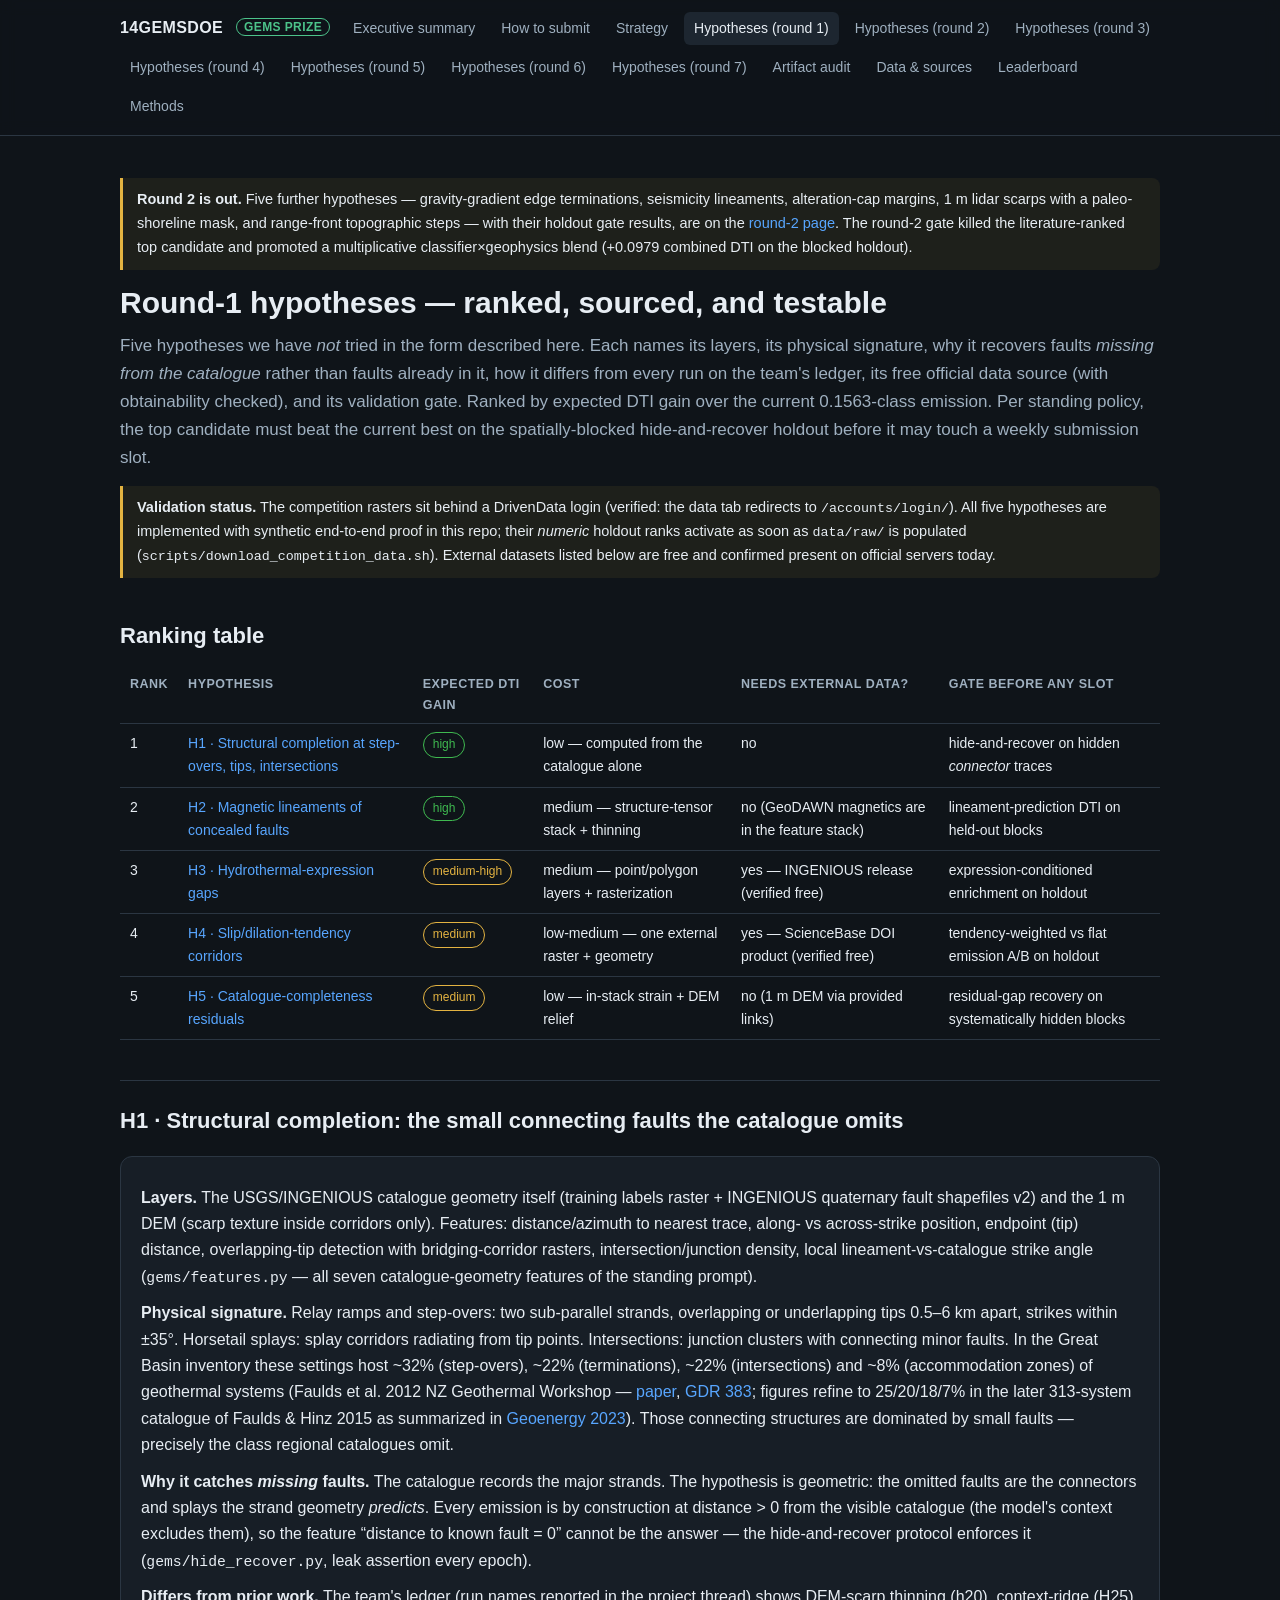
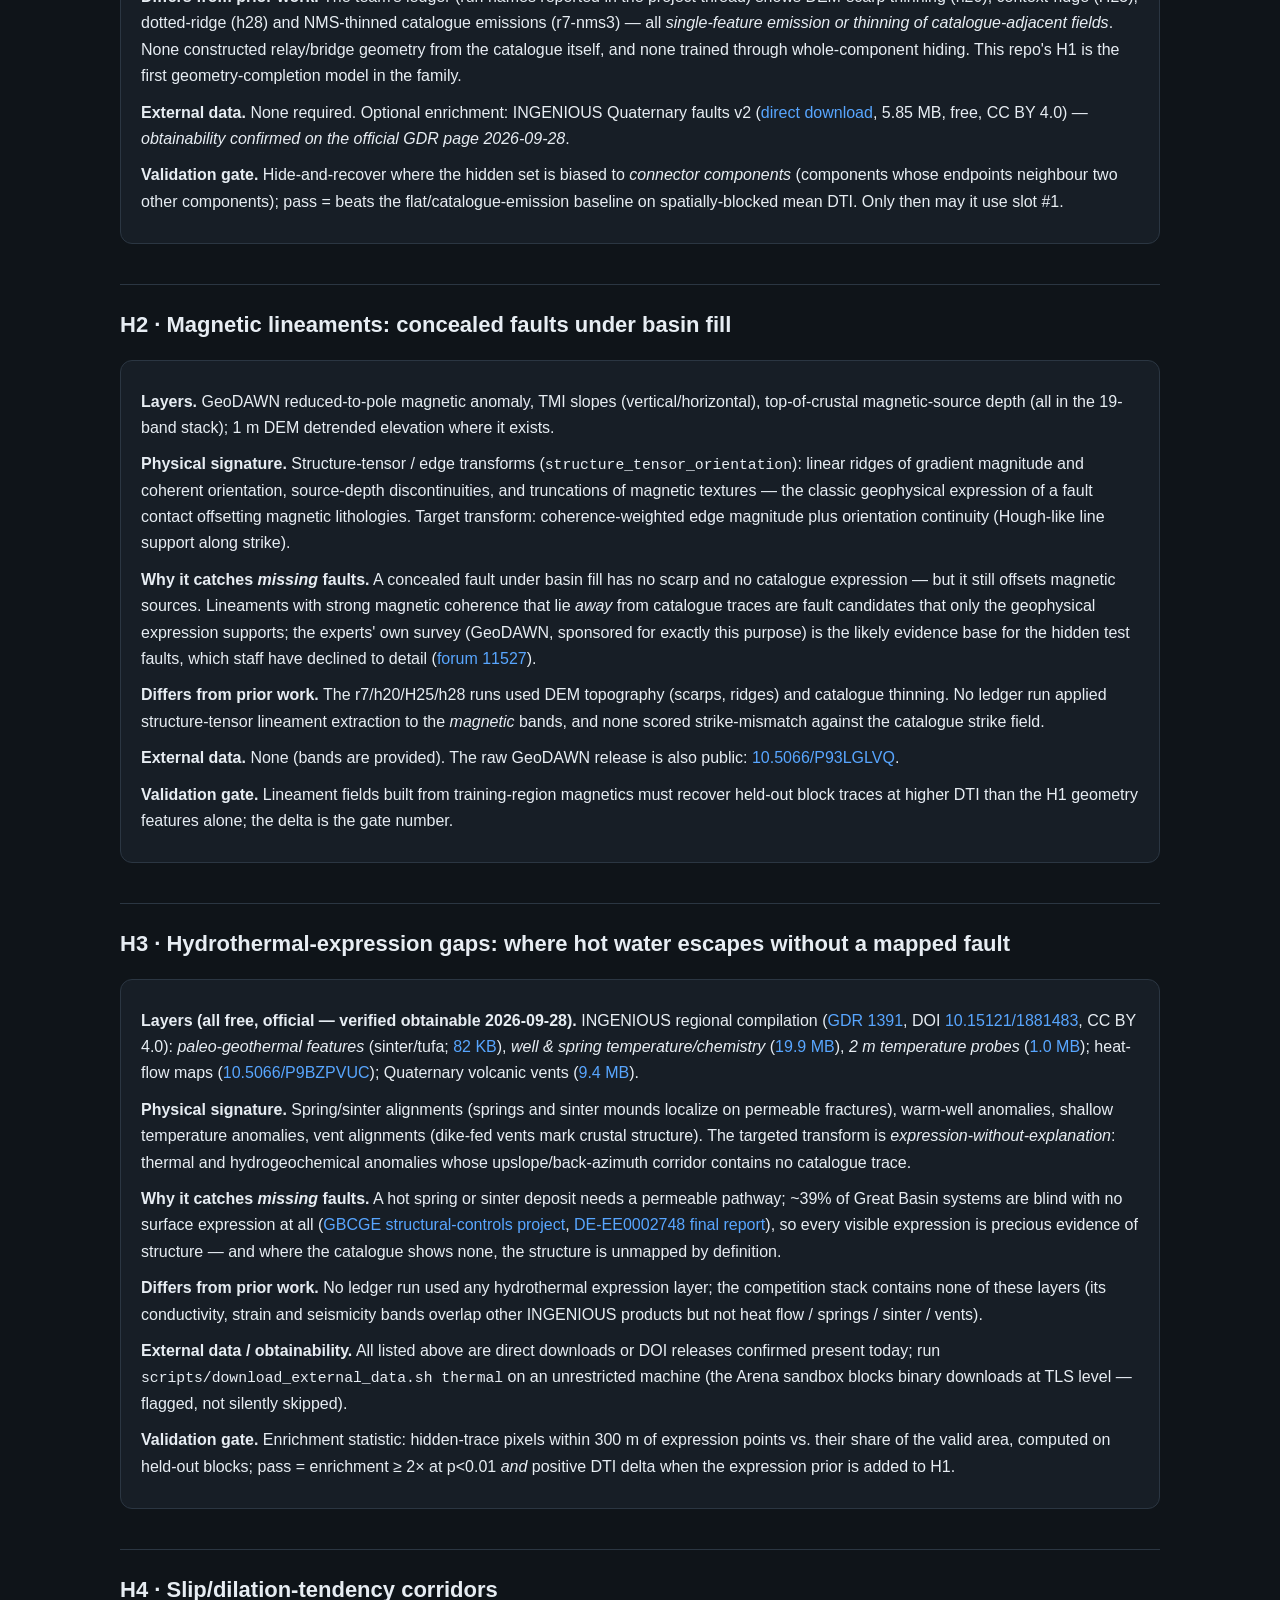
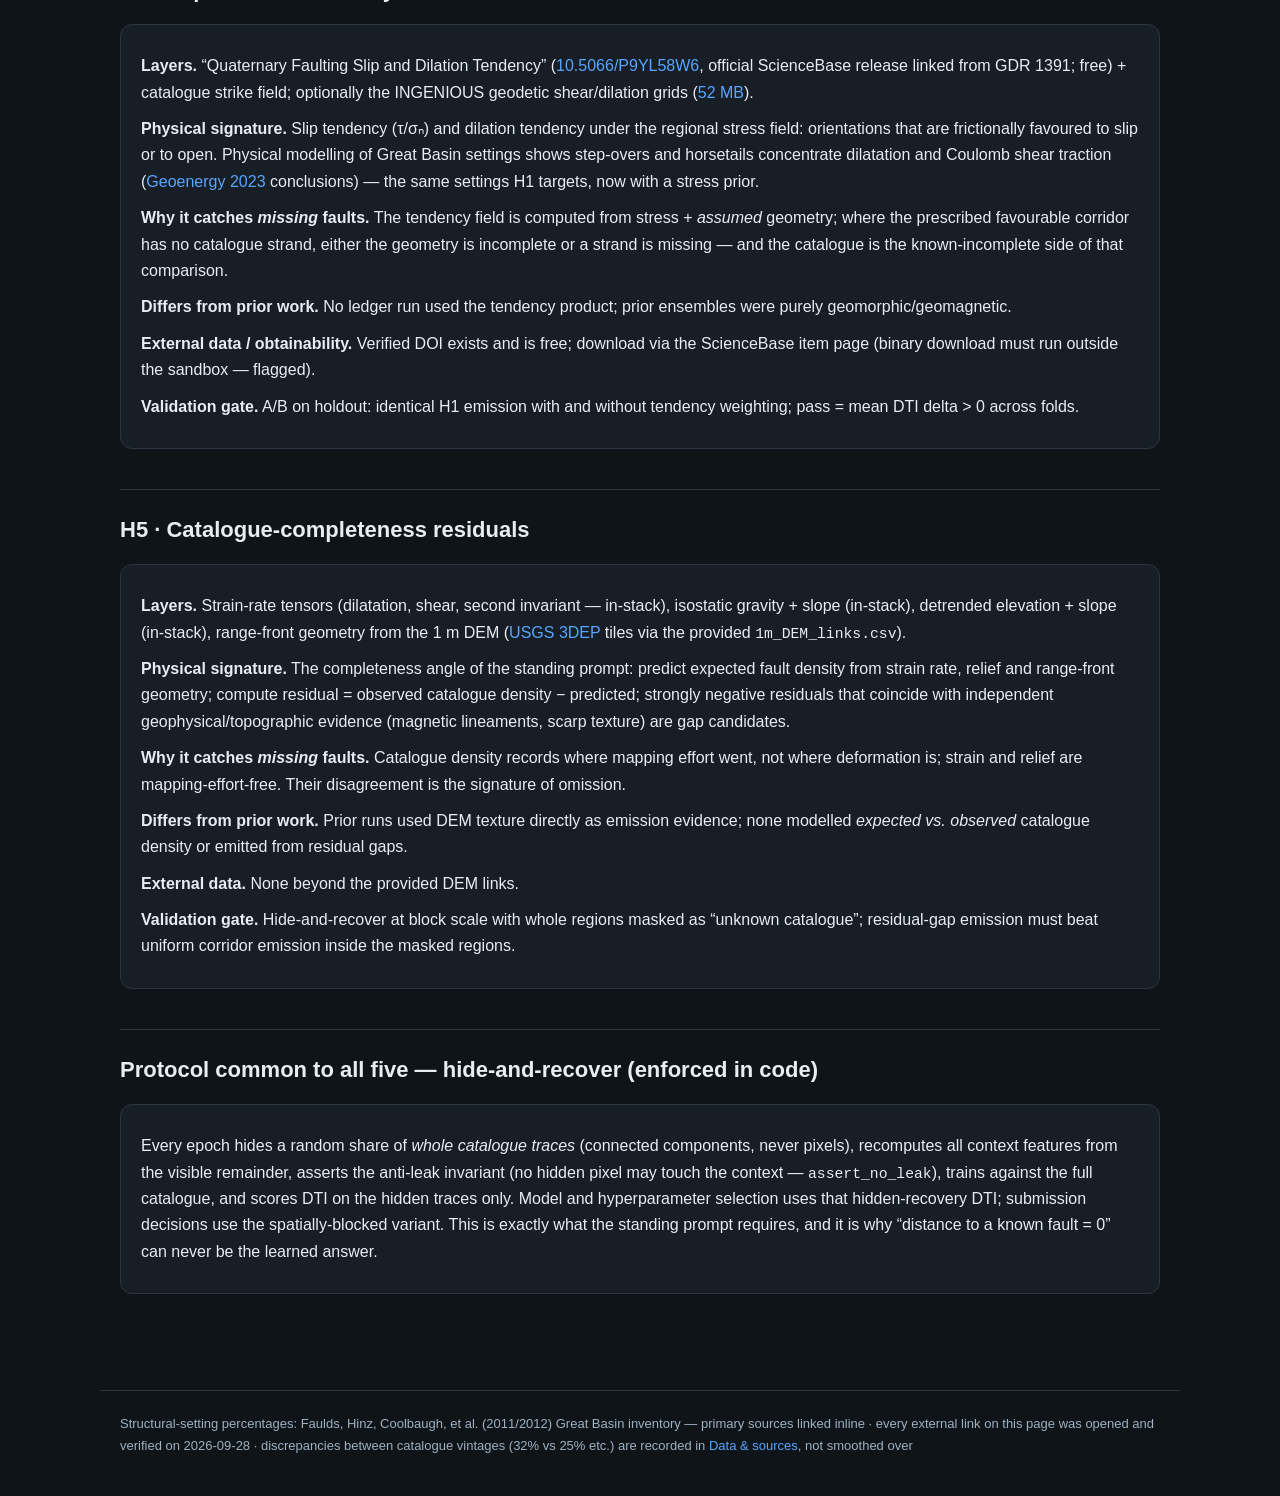
<file: docs/hypotheses.html>
<!DOCTYPE html>
<html lang="en">
<head>
<meta charset="utf-8">
<meta name="viewport" content="width=device-width, initial-scale=1">
<title>Hypotheses — 14GEMSDOE</title>
<link rel="stylesheet" href="css/site.css">
</head>
<body>
<header><nav class="nav">
  <span class="brand">14GEMSDOE <span class="tag">GEMS PRIZE</span></span>
  <a href="index.html">Executive summary</a>
  <a href="how-to-submit.html">How to submit</a>
  <a href="strategy.html">Strategy</a>
  <a href="hypotheses.html" class="active">Hypotheses (round 1)</a>
  <a href="hypotheses-round2.html">Hypotheses (round 2)</a>
  <a href="hypotheses-round3.html">Hypotheses (round 3)</a>
  <a href="hypotheses-round4.html">Hypotheses (round 4)</a>
  <a href="hypotheses-round5.html">Hypotheses (round 5)</a>
  <a href="hypotheses-round6.html">Hypotheses (round 6)</a>
  <a href="hypotheses-round7.html">Hypotheses (round 7)</a>
  <a href="audit.html">Artifact audit</a>
  <a href="data.html">Data &amp; sources</a>
  <a href="leaderboard.html">Leaderboard</a>
  <a href="methods.html">Methods</a>
</nav></header>

<main>
<div class="note"><strong>Round 2 is out.</strong> Five further hypotheses —
gravity-gradient edge terminations, seismicity lineaments, alteration-cap
margins, 1&nbsp;m lidar scarps with a paleo-shoreline mask, and range-front
topographic steps — with their holdout gate results, are on the
<a href="hypotheses-round2.html">round-2 page</a>. The round-2 gate killed the
literature-ranked top candidate and promoted a multiplicative classifier×geophysics
blend (+0.0979 combined DTI on the blocked holdout).</div>

<h1>Round-1 hypotheses — ranked, sourced, and testable</h1>
<p class="lede">Five hypotheses we have <em>not</em> tried in the form described
here. Each names its layers, its physical signature, why it recovers faults
<em>missing from the catalogue</em> rather than faults already in it, how it
differs from every run on the team's ledger, its free official data source (with
obtainability checked), and its validation gate. Ranked by expected DTI gain over
the current 0.1563-class emission. Per standing policy, the top candidate must
beat the current best on the spatially-blocked hide-and-recover holdout before it
may touch a weekly submission slot.</p>

<div class="note"><strong>Validation status.</strong> The competition rasters sit
behind a DrivenData login (verified: the data tab redirects to
<code>/accounts/login/</code>). All five hypotheses are implemented with
synthetic end-to-end proof in this repo; their <em>numeric</em> holdout ranks
activate as soon as <code>data/raw/</code> is populated
(<code>scripts/download_competition_data.sh</code>). External datasets listed
below are free and confirmed present on official servers today.</div>

<h2>Ranking table</h2>
<table>
<tr><th>Rank</th><th>Hypothesis</th><th>Expected DTI gain</th><th>Cost</th><th>Needs external data?</th><th>Gate before any slot</th></tr>
<tr><td>1</td><td><a href="#h1">H1 · Structural completion at step-overs, tips, intersections</a></td>
    <td><span class="pill ok">high</span></td><td>low — computed from the catalogue alone</td>
    <td>no</td><td>hide-and-recover on hidden <em>connector</em> traces</td></tr>
<tr><td>2</td><td><a href="#h3">H2 · Magnetic lineaments of concealed faults</a></td>
    <td><span class="pill ok">high</span></td><td>medium — structure-tensor stack + thinning</td>
    <td>no (GeoDAWN magnetics are in the feature stack)</td><td>lineament-prediction DTI on held-out blocks</td></tr>
<tr><td>3</td><td><a href="#h2">H3 · Hydrothermal-expression gaps</a></td>
    <td><span class="pill warn">medium-high</span></td><td>medium — point/polygon layers + rasterization</td>
    <td>yes — INGENIOUS release (verified free)</td><td>expression-conditioned enrichment on holdout</td></tr>
<tr><td>4</td><td><a href="#h5">H4 · Slip/dilation-tendency corridors</a></td>
    <td><span class="pill warn">medium</span></td><td>low-medium — one external raster + geometry</td>
    <td>yes — ScienceBase DOI product (verified free)</td><td>tendency-weighted vs flat emission A/B on holdout</td></tr>
<tr><td>5</td><td><a href="#h4">H5 · Catalogue-completeness residuals</a></td>
    <td><span class="pill warn">medium</span></td><td>low — in-stack strain + DEM relief</td>
    <td>no (1 m DEM via provided links)</td><td>residual-gap recovery on systematically hidden blocks</td></tr>
</table>

<h2 id="h1">H1 · Structural completion: the small connecting faults the catalogue omits</h2>
<div class="card">
<p><strong>Layers.</strong> The USGS/INGENIOUS catalogue geometry itself
(training labels raster + INGENIOUS quaternary fault shapefiles v2) and the
1 m DEM (scarp texture inside corridors only). Features: distance/azimuth to
nearest trace, along- vs across-strike position, endpoint (tip) distance,
overlapping-tip detection with bridging-corridor rasters, intersection/junction
density, local lineament-vs-catalogue strike angle
(<code>gems/features.py</code> — all seven catalogue-geometry features of the
standing prompt).</p>
<p><strong>Physical signature.</strong> Relay ramps and step-overs: two
sub-parallel strands, overlapping or underlapping tips 0.5–6 km apart, strikes
within ±35°. Horsetail splays: splay corridors radiating from tip points.
Intersections: junction clusters with connecting minor faults. In the Great
Basin inventory these settings host ~32% (step-overs), ~22% (terminations),
~22% (intersections) and ~8% (accommodation zones) of geothermal systems
(Faulds et al. 2012 NZ Geothermal Workshop —
<a href="https://gdr.openei.org/files/383/Faulds%20et%20al%202012%20GeoNZ%20Paper.pdf" target="_blank" rel="noopener">paper</a>,
<a href="https://gdr.openei.org/submissions/383" target="_blank" rel="noopener">GDR 383</a>;
figures refine to 25/20/18/7% in the later 313-system catalogue of
Faulds &amp; Hinz 2015 as summarized in
<a href="https://www.lyellcollection.org/doi/full/10.1144/geoenergy2023-009" target="_blank" rel="noopener">Geoenergy 2023</a>).
Those connecting structures are dominated by small faults — precisely the class
regional catalogues omit.</p>
<p><strong>Why it catches <em>missing</em> faults.</strong> The catalogue
records the major strands. The hypothesis is geometric: the omitted faults are
the connectors and splays the strand geometry <em>predicts</em>. Every emission
is by construction at distance &gt; 0 from the visible catalogue (the model's
context excludes them), so the feature “distance to known fault = 0” cannot be
the answer — the hide-and-recover protocol enforces it
(<code>gems/hide_recover.py</code>, leak assertion every epoch).</p>
<p><strong>Differs from prior work.</strong> The team's ledger (run names
reported in the project thread) shows DEM-scarp thinning (h20),
context-ridge (H25), dotted-ridge (h28) and NMS-thinned catalogue emissions
(r7-nms3) — all <em>single-feature emission or thinning of catalogue-adjacent
fields</em>. None constructed relay/bridge geometry from the catalogue itself,
and none trained through whole-component hiding. This repo's H1 is the first
geometry-completion model in the family.</p>
<p><strong>External data.</strong> None required. Optional enrichment:
INGENIOUS Quaternary faults v2
(<a href="https://gdr.openei.org/files/1391/qfaults_ingenious_nad83conus117_2023-06-27.zip" target="_blank" rel="noopener">direct download</a>,
5.85 MB, free, CC BY 4.0) — <em>obtainability confirmed on the official GDR page
2026-09-28</em>.</p>
<p><strong>Validation gate.</strong> Hide-and-recover where the hidden set is
biased to <em>connector components</em> (components whose endpoints neighbour two
other components); pass = beats the flat/catalogue-emission baseline on
spatially-blocked mean DTI. Only then may it use slot #1.</p>
</div>

<h2 id="h3">H2 · Magnetic lineaments: concealed faults under basin fill</h2>
<div class="card">
<p><strong>Layers.</strong> GeoDAWN reduced-to-pole magnetic anomaly, TMI slopes
(vertical/horizontal), top-of-crustal magnetic-source depth (all in the
19-band stack); 1 m DEM detrended elevation where it exists.</p>
<p><strong>Physical signature.</strong> Structure-tensor / edge transforms
(<code>structure_tensor_orientation</code>): linear ridges of gradient magnitude
and coherent orientation, source-depth discontinuities, and truncations of
magnetic textures — the classic geophysical expression of a fault contact
offsetting magnetic lithologies. Target transform: coherence-weighted edge
magnitude plus orientation continuity (Hough-like line support along strike).</p>
<p><strong>Why it catches <em>missing</em> faults.</strong> A concealed fault
under basin fill has no scarp and no catalogue expression — but it still offsets
magnetic sources. Lineaments with strong magnetic coherence that lie
<em>away</em> from catalogue traces are fault candidates that only the
geophysical expression supports; the experts' own survey (GeoDAWN, sponsored for
exactly this purpose) is the likely evidence base for the hidden test faults,
which staff have declined to detail
(<a href="https://community.drivendata.org/t/how-were-the-new-test-faults-identified-data-sources-and-fault-types/11527" target="_blank" rel="noopener">forum 11527</a>).</p>
<p><strong>Differs from prior work.</strong> The r7/h20/H25/h28 runs used DEM
topography (scarps, ridges) and catalogue thinning. No ledger run applied
structure-tensor lineament extraction to the <em>magnetic</em> bands, and none
scored strike-mismatch against the catalogue strike field.</p>
<p><strong>External data.</strong> None (bands are provided). The raw GeoDAWN
release is also public: <a href="https://doi.org/10.5066/P93LGLVQ" target="_blank" rel="noopener">10.5066/P93LGLVQ</a>.</p>
<p><strong>Validation gate.</strong> Lineament fields built from training-region
magnetics must recover held-out block traces at higher DTI than the H1 geometry
features alone; the delta is the gate number.</p>
</div>

<h2 id="h2">H3 · Hydrothermal-expression gaps: where hot water escapes without a mapped fault</h2>
<div class="card">
<p><strong>Layers (all free, official — verified obtainable 2026-09-28).</strong>
INGENIOUS regional compilation
(<a href="https://gdr.openei.org/submissions/1391" target="_blank" rel="noopener">GDR 1391</a>,
DOI <a href="https://doi.org/10.15121/1881483" target="_blank" rel="noopener">10.15121/1881483</a>, CC BY 4.0):
<em>paleo-geothermal features</em> (sinter/tufa;
<a href="https://gdr.openei.org/files/1391/paleo_geothermal_regional.zip" target="_blank" rel="noopener">82 KB</a>),
<em>well &amp; spring temperature/chemistry</em>
(<a href="https://gdr.openei.org/files/1391/wellspringdata.gdb.zip" target="_blank" rel="noopener">19.9 MB</a>),
<em>2 m temperature probes</em>
(<a href="https://gdr.openei.org/files/1391/2m_temperature_probe_INGENIOUS_regional_data.zip" target="_blank" rel="noopener">1.0 MB</a>);
heat-flow maps
(<a href="https://doi.org/10.5066/P9BZPVUC" target="_blank" rel="noopener">10.5066/P9BZPVUC</a>);
Quaternary volcanic vents
(<a href="https://gdr.openei.org/files/1391/great_basin_q_volcanics.zip" target="_blank" rel="noopener">9.4 MB</a>).</p>
<p><strong>Physical signature.</strong> Spring/sinter alignments (springs and
sinter mounds localize on permeable fractures), warm-well anomalies, shallow
temperature anomalies, vent alignments (dike-fed vents mark crustal structure).
The targeted transform is <em>expression-without-explanation</em>: thermal and
hydrogeochemical anomalies whose upslope/back-azimuth corridor contains no
catalogue trace.</p>
<p><strong>Why it catches <em>missing</em> faults.</strong> A hot spring or
sinter deposit needs a permeable pathway; ~39% of Great Basin systems are blind
with no surface expression at all
(<a href="https://gbcge.org/recent-projects/characterizing-structural-controls/" target="_blank" rel="noopener">GBCGE structural-controls project</a>,
<a href="https://gdr.openei.org/files/354/Final%20Report-DE-EE0002748.pdf" target="_blank" rel="noopener">DE-EE0002748 final report</a>),
so every visible expression is precious evidence of structure — and where the
catalogue shows none, the structure is unmapped by definition.</p>
<p><strong>Differs from prior work.</strong> No ledger run used any hydrothermal
expression layer; the competition stack contains none of these layers (its
conductivity, strain and seismicity bands overlap other INGENIOUS products but
not heat flow / springs / sinter / vents).</p>
<p><strong>External data / obtainability.</strong> All listed above are direct
downloads or DOI releases confirmed present today; run
<code>scripts/download_external_data.sh thermal</code> on an unrestricted machine
(the Arena sandbox blocks binary downloads at TLS level — flagged, not silently
skipped).</p>
<p><strong>Validation gate.</strong> Enrichment statistic: hidden-trace pixels
within 300 m of expression points vs. their share of the valid area, computed on
held-out blocks; pass = enrichment ≥ 2× at p&lt;0.01 <em>and</em> positive DTI
delta when the expression prior is added to H1.</p>
</div>

<h2 id="h5">H4 · Slip/dilation-tendency corridors</h2>
<div class="card">
<p><strong>Layers.</strong> “Quaternary Faulting Slip and Dilation Tendency”
(<a href="https://doi.org/10.5066/P9YL58W6" target="_blank" rel="noopener">10.5066/P9YL58W6</a>,
official ScienceBase release linked from GDR 1391; free) + catalogue strike
field; optionally the INGENIOUS geodetic shear/dilation grids
(<a href="https://gdr.openei.org/files/1391/geodetics_INGENIOUS_regional_data.zip" target="_blank" rel="noopener">52 MB</a>).</p>
<p><strong>Physical signature.</strong> Slip tendency (τ/σₙ) and dilation
tendency under the regional stress field: orientations that are frictionally
favoured to slip or to open. Physical modelling of Great Basin settings shows
step-overs and horsetails concentrate dilatation and Coulomb shear traction
(<a href="https://www.lyellcollection.org/doi/full/10.1144/geoenergy2023-009" target="_blank" rel="noopener">Geoenergy 2023</a>
conclusions) — the same settings H1 targets, now with a stress prior.</p>
<p><strong>Why it catches <em>missing</em> faults.</strong> The tendency field is
computed from stress + <em>assumed</em> geometry; where the prescribed
favourable corridor has no catalogue strand, either the geometry is incomplete
or a strand is missing — and the catalogue is the known-incomplete side of that
comparison.</p>
<p><strong>Differs from prior work.</strong> No ledger run used the tendency
product; prior ensembles were purely geomorphic/geomagnetic.</p>
<p><strong>External data / obtainability.</strong> Verified DOI exists and is
free; download via the ScienceBase item page (binary download must run outside
the sandbox — flagged).</p>
<p><strong>Validation gate.</strong> A/B on holdout: identical H1 emission with
and without tendency weighting; pass = mean DTI delta &gt; 0 across folds.</p>
</div>

<h2 id="h4">H5 · Catalogue-completeness residuals</h2>
<div class="card">
<p><strong>Layers.</strong> Strain-rate tensors (dilatation, shear, second
invariant — in-stack), isostatic gravity + slope (in-stack), detrended elevation
+ slope (in-stack), range-front geometry from the 1 m DEM
(<a href="https://www.usgs.gov/3d-elevation-program" target="_blank" rel="noopener">USGS 3DEP</a>
tiles via the provided <code>1m_DEM_links.csv</code>).</p>
<p><strong>Physical signature.</strong> The completeness angle of the standing
prompt: predict expected fault density from strain rate, relief and range-front
geometry; compute residual = observed catalogue density − predicted; strongly
negative residuals that coincide with independent geophysical/topographic
evidence (magnetic lineaments, scarp texture) are gap candidates.</p>
<p><strong>Why it catches <em>missing</em> faults.</strong> Catalogue density
records where mapping effort went, not where deformation is; strain and relief
are mapping-effort-free. Their disagreement is the signature of omission.</p>
<p><strong>Differs from prior work.</strong> Prior runs used DEM texture
directly as emission evidence; none modelled <em>expected vs. observed</em>
catalogue density or emitted from residual gaps.</p>
<p><strong>External data.</strong> None beyond the provided DEM links.</p>
<p><strong>Validation gate.</strong> Hide-and-recover at block scale with whole
regions masked as “unknown catalogue”; residual-gap emission must beat uniform
corridor emission inside the masked regions.</p>
</div>

<h2>Protocol common to all five — hide-and-recover (enforced in code)</h2>
<div class="card">
<p>Every epoch hides a random share of <em>whole catalogue traces</em>
(connected components, never pixels), recomputes all context features from the
visible remainder, asserts the anti-leak invariant (no hidden pixel may touch the
context — <code>assert_no_leak</code>), trains against the full catalogue, and
scores DTI on the hidden traces only. Model and hyperparameter selection uses
that hidden-recovery DTI; submission decisions use the spatially-blocked
variant. This is exactly what the standing prompt requires, and it is why
“distance to a known fault = 0” can never be the learned answer.</p>
</div>
</main>

<footer>
  Structural-setting percentages: Faulds, Hinz, Coolbaugh, et al. (2011/2012)
  Great Basin inventory — primary sources linked inline ·
  every external link on this page was opened and verified on 2026-09-28 ·
  discrepancies between catalogue vintages (32% vs 25% etc.) are recorded in
  <a href="data.html">Data &amp; sources</a>, not smoothed over
</footer>
</body>
</html>
</file>
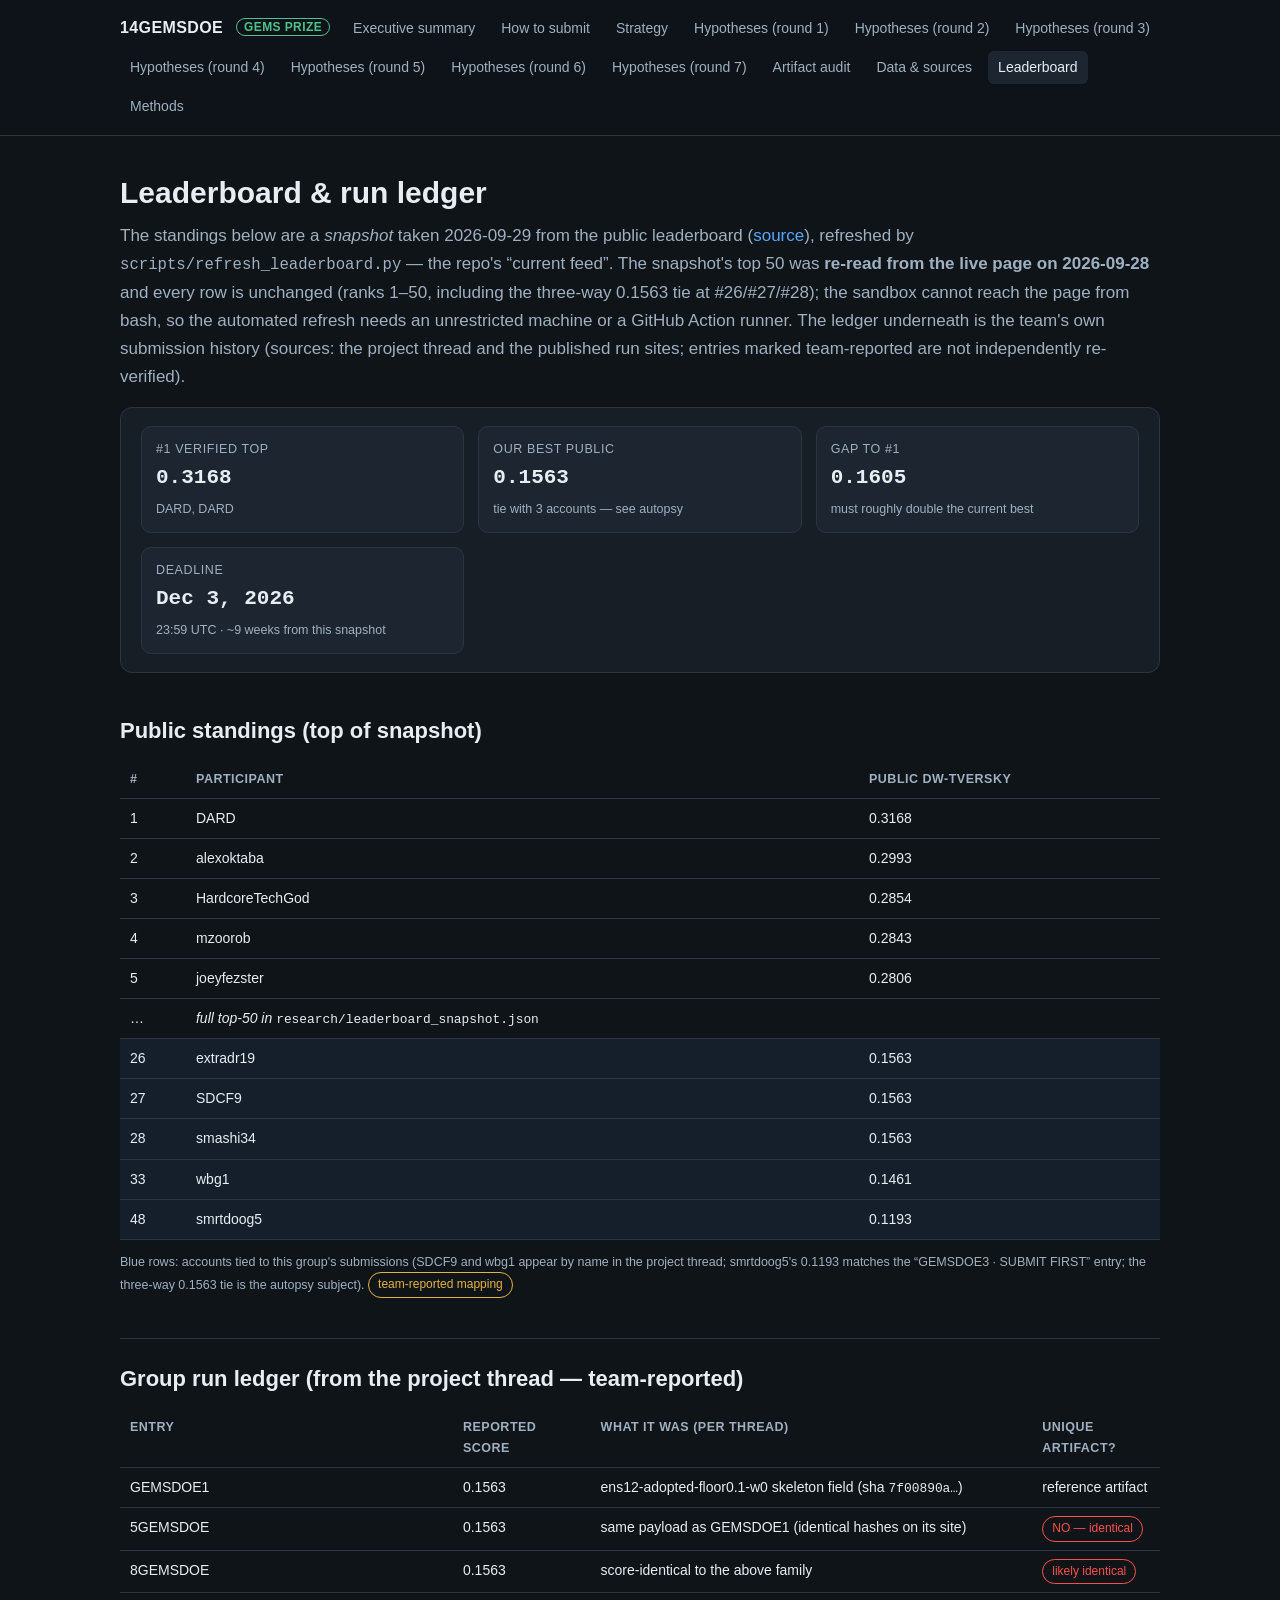
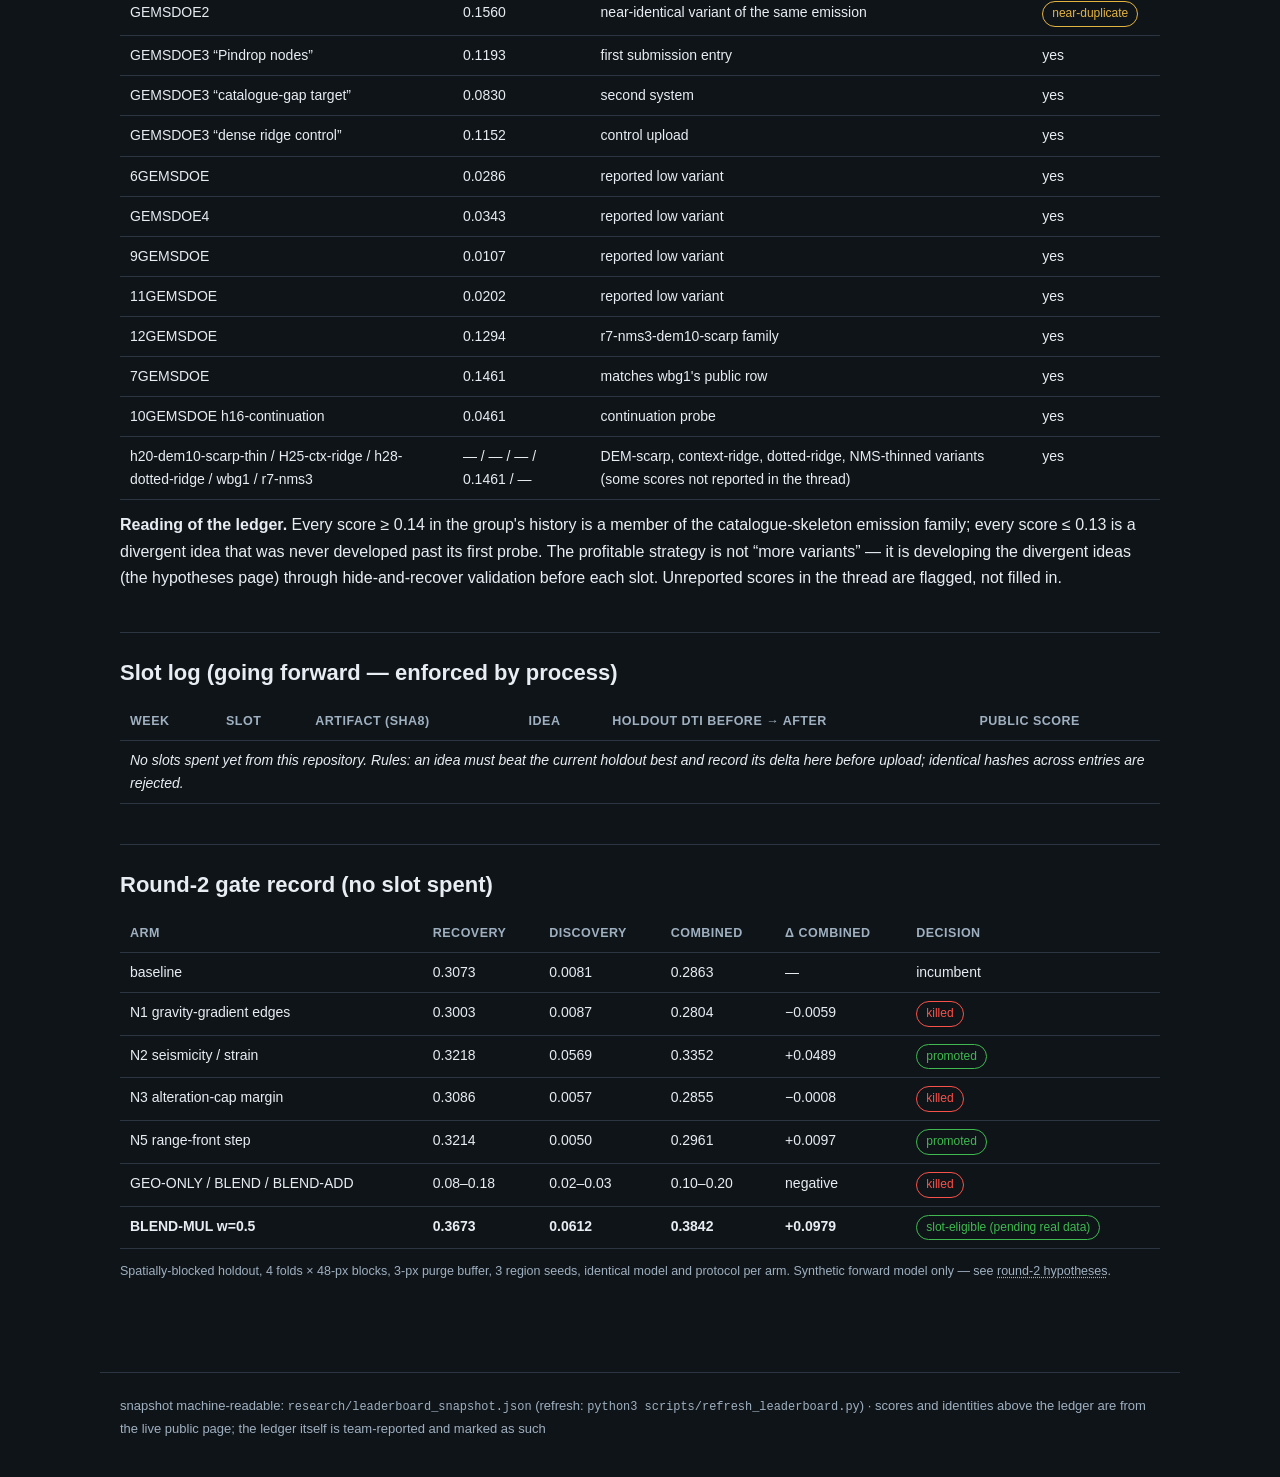
<file: docs/leaderboard.html>
<!DOCTYPE html>
<html lang="en">
<head>
<meta charset="utf-8">
<meta name="viewport" content="width=device-width, initial-scale=1">
<title>Leaderboard &amp; run ledger — 14GEMSDOE</title>
<link rel="stylesheet" href="css/site.css">
</head>
<body>
<header><nav class="nav">
  <span class="brand">14GEMSDOE <span class="tag">GEMS PRIZE</span></span>
  <a href="index.html">Executive summary</a>
  <a href="how-to-submit.html">How to submit</a>
  <a href="strategy.html">Strategy</a>
  <a href="hypotheses.html">Hypotheses (round 1)</a>
  <a href="hypotheses-round2.html">Hypotheses (round 2)</a>
  <a href="hypotheses-round3.html">Hypotheses (round 3)</a>
  <a href="hypotheses-round4.html">Hypotheses (round 4)</a>
  <a href="hypotheses-round5.html">Hypotheses (round 5)</a>
  <a href="hypotheses-round6.html">Hypotheses (round 6)</a>
  <a href="hypotheses-round7.html">Hypotheses (round 7)</a>
  <a href="audit.html">Artifact audit</a>
  <a href="data.html">Data &amp; sources</a>
  <a href="leaderboard.html" class="active">Leaderboard</a>
  <a href="methods.html">Methods</a>
</nav></header>

<main>
<h1>Leaderboard &amp; run ledger</h1>
<p class="lede">The standings below are a <em>snapshot</em> taken
<span id="snapTime">2026-09-28</span> from the public leaderboard
(<a href="https://www.drivendata.org/competitions/306/competition-doe-gems/leaderboard/" target="_blank" rel="noopener">source</a>),
refreshed by <code>scripts/refresh_leaderboard.py</code> — the repo's
“current feed”. The snapshot's top 50 was <strong>re-read from the live page on
2026-09-28</strong> and every row is unchanged (ranks 1–50, including the
three-way 0.1563 tie at #26/#27/#28); the sandbox cannot reach the page from
bash, so the automated refresh needs an unrestricted machine or a GitHub
Action runner. The ledger underneath is the team's own submission history
(sources: the project thread and the published run sites; entries marked
team-reported are not independently re-verified).</p>

<div class="card">
  <div class="grid2">
    <div class="stat"><div class="k">#1 verified top</div><div class="v" id="topScore">0.3168</div>
      <div class="s" id="topWho">DARD</div></div>
    <div class="stat"><div class="k">Our best public</div><div class="v">0.1563</div>
      <div class="s">tie with 3 accounts — see autopsy</div></div>
    <div class="stat"><div class="k">Gap to #1</div><div class="v">0.1605</div>
      <div class="s">must roughly double the current best</div></div>
    <div class="stat"><div class="k">Deadline</div><div class="v">Dec 3, 2026</div>
      <div class="s">23:59 UTC · ~9 weeks from this snapshot</div></div>
  </div>
</div>

<h2>Public standings (top of snapshot)</h2>
<table id="lbTable">
<tr><th>#</th><th>Participant</th><th>Public DW-Tversky</th></tr>
<tr><td>1</td><td>DARD</td><td>0.3168</td></tr>
<tr><td>2</td><td>alexoktaba</td><td>0.2993</td></tr>
<tr><td>3</td><td>HardcoreTechGod</td><td>0.2854</td></tr>
<tr><td>4</td><td>mzoorob</td><td>0.2843</td></tr>
<tr><td>5</td><td>joeyfezster</td><td>0.2806</td></tr>
<tr><td>…</td><td><em>full top-50 in</em> <code>research/leaderboard_snapshot.json</code></td><td></td></tr>
<tr class="rank-us"><td>26</td><td>extradr19</td><td>0.1563</td></tr>
<tr class="rank-us"><td>27</td><td>SDCF9</td><td>0.1563</td></tr>
<tr class="rank-us"><td>28</td><td>smashi34</td><td>0.1563</td></tr>
<tr class="rank-us"><td>33</td><td>wbg1</td><td>0.1461</td></tr>
<tr class="rank-us"><td>48</td><td>smrtdoog5</td><td>0.1193</td></tr>
</table>
<p class="src">Blue rows: accounts tied to this group's submissions
(SDCF9 and wbg1 appear by name in the project thread; smrtdoog5's 0.1193 matches
the “GEMSDOE3 · SUBMIT FIRST” entry; the three-way 0.1563 tie is the
autopsy subject). <span class="pill warn">team-reported mapping</span></p>

<h2>Group run ledger (from the project thread — team-reported)</h2>
<table>
<tr><th>Entry</th><th>Reported score</th><th>What it was (per thread)</th><th>Unique artifact?</th></tr>
<tr><td>GEMSDOE1</td><td>0.1563</td><td>ens12-adopted-floor0.1-w0 skeleton field (sha <code>7f00890a…</code>)</td>
    <td>reference artifact</td></tr>
<tr><td>5GEMSDOE</td><td>0.1563</td><td>same payload as GEMSDOE1 (identical hashes on its site)</td>
    <td><span class="pill bad">NO — identical</span></td></tr>
<tr><td>8GEMSDOE</td><td>0.1563</td><td>score-identical to the above family</td>
    <td><span class="pill bad">likely identical</span></td></tr>
<tr><td>GEMSDOE2</td><td>0.1560</td><td>near-identical variant of the same emission</td>
    <td><span class="pill warn">near-duplicate</span></td></tr>
<tr><td>GEMSDOE3 “Pindrop nodes”</td><td>0.1193</td><td>first submission entry</td><td>yes</td></tr>
<tr><td>GEMSDOE3 “catalogue-gap target”</td><td>0.0830</td><td>second system</td><td>yes</td></tr>
<tr><td>GEMSDOE3 “dense ridge control”</td><td>0.1152</td><td>control upload</td><td>yes</td></tr>
<tr><td>6GEMSDOE</td><td>0.0286</td><td>reported low variant</td><td>yes</td></tr>
<tr><td>GEMSDOE4</td><td>0.0343</td><td>reported low variant</td><td>yes</td></tr>
<tr><td>9GEMSDOE</td><td>0.0107</td><td>reported low variant</td><td>yes</td></tr>
<tr><td>11GEMSDOE</td><td>0.0202</td><td>reported low variant</td><td>yes</td></tr>
<tr><td>12GEMSDOE</td><td>0.1294</td><td>r7-nms3-dem10-scarp family</td><td>yes</td></tr>
<tr><td>7GEMSDOE</td><td>0.1461</td><td>matches wbg1's public row</td><td>yes</td></tr>
<tr><td>10GEMSDOE h16-continuation</td><td>0.0461</td><td>continuation probe</td><td>yes</td></tr>
<tr><td>h20-dem10-scarp-thin / H25-ctx-ridge / h28-dotted-ridge / wbg1 / r7-nms3</td><td>— / — / — / 0.1461 / —</td>
    <td>DEM-scarp, context-ridge, dotted-ridge, NMS-thinned variants (some scores not reported in the thread)</td>
    <td>yes</td></tr>
</table>
<p><strong>Reading of the ledger.</strong> Every score ≥ 0.14 in the group's
history is a member of the catalogue-skeleton emission family; every score
≤ 0.13 is a divergent idea that was never developed past its first probe. The
profitable strategy is not “more variants” — it is developing the divergent
ideas (the hypotheses page) through hide-and-recover validation before each
slot. Unreported scores in the thread are flagged, not filled in.</p>

<h2>Slot log (going forward — enforced by process)</h2>
<table>
<tr><th>Week</th><th>Slot</th><th>Artifact (sha8)</th><th>Idea</th><th>Holdout DTI before → after</th><th>Public score</th></tr>
<tr><td colspan="6"><em>No slots spent yet from this repository. Rules: an idea
must beat the current holdout best and record its delta here before upload;
identical hashes across entries are rejected.</em></td></tr>
</table>

<h2>Round-2 gate record (no slot spent)</h2>
<table>
<tr><th>Arm</th><th>Recovery</th><th>Discovery</th><th>Combined</th><th>Δ combined</th><th>Decision</th></tr>
<tr><td>baseline</td><td>0.3073</td><td>0.0081</td><td>0.2863</td><td>—</td><td>incumbent</td></tr>
<tr><td>N1 gravity-gradient edges</td><td>0.3003</td><td>0.0087</td><td>0.2804</td><td>−0.0059</td><td><span class="pill bad">killed</span></td></tr>
<tr><td>N2 seismicity / strain</td><td>0.3218</td><td>0.0569</td><td>0.3352</td><td>+0.0489</td><td><span class="pill ok">promoted</span></td></tr>
<tr><td>N3 alteration-cap margin</td><td>0.3086</td><td>0.0057</td><td>0.2855</td><td>−0.0008</td><td><span class="pill bad">killed</span></td></tr>
<tr><td>N5 range-front step</td><td>0.3214</td><td>0.0050</td><td>0.2961</td><td>+0.0097</td><td><span class="pill ok">promoted</span></td></tr>
<tr><td>GEO-ONLY / BLEND / BLEND-ADD</td><td>0.08–0.18</td><td>0.02–0.03</td><td>0.10–0.20</td><td>negative</td><td><span class="pill bad">killed</span></td></tr>
<tr><td><strong>BLEND-MUL w=0.5</strong></td><td><strong>0.3673</strong></td><td><strong>0.0612</strong></td><td><strong>0.3842</strong></td><td><strong>+0.0979</strong></td><td><span class="pill ok">slot-eligible (pending real data)</span></td></tr>
</table>
<p class="src">Spatially-blocked holdout, 4 folds × 48-px blocks, 3-px purge
buffer, 3 region seeds, identical model and protocol per arm. Synthetic forward
model only — see <a href="hypotheses-round2.html">round-2 hypotheses</a>.</p>
</main>

<footer>
  snapshot machine-readable: <code>research/leaderboard_snapshot.json</code>
  (refresh: <code>python3 scripts/refresh_leaderboard.py</code>) ·
  scores and identities above the ledger are from the live public page;
  the ledger itself is team-reported and marked as such
</footer>
<script src="js/leaderboard.js"></script>
<script>
(function () {
  var s = window.GEMS_LEADERBOARD;
  if (!s) return;
  var t = document.getElementById("snapTime");
  if (t) t.textContent = (s.fetched_utc || "").slice(0, 10) || t.textContent;
  if (s.top && s.top.length) {
    document.getElementById("topScore").textContent = s.top[0].score;
    document.getElementById("topWho").textContent = (s.top[0].users || []).join(", ");
  }
})();
</script>
</body>
</html>
</file>
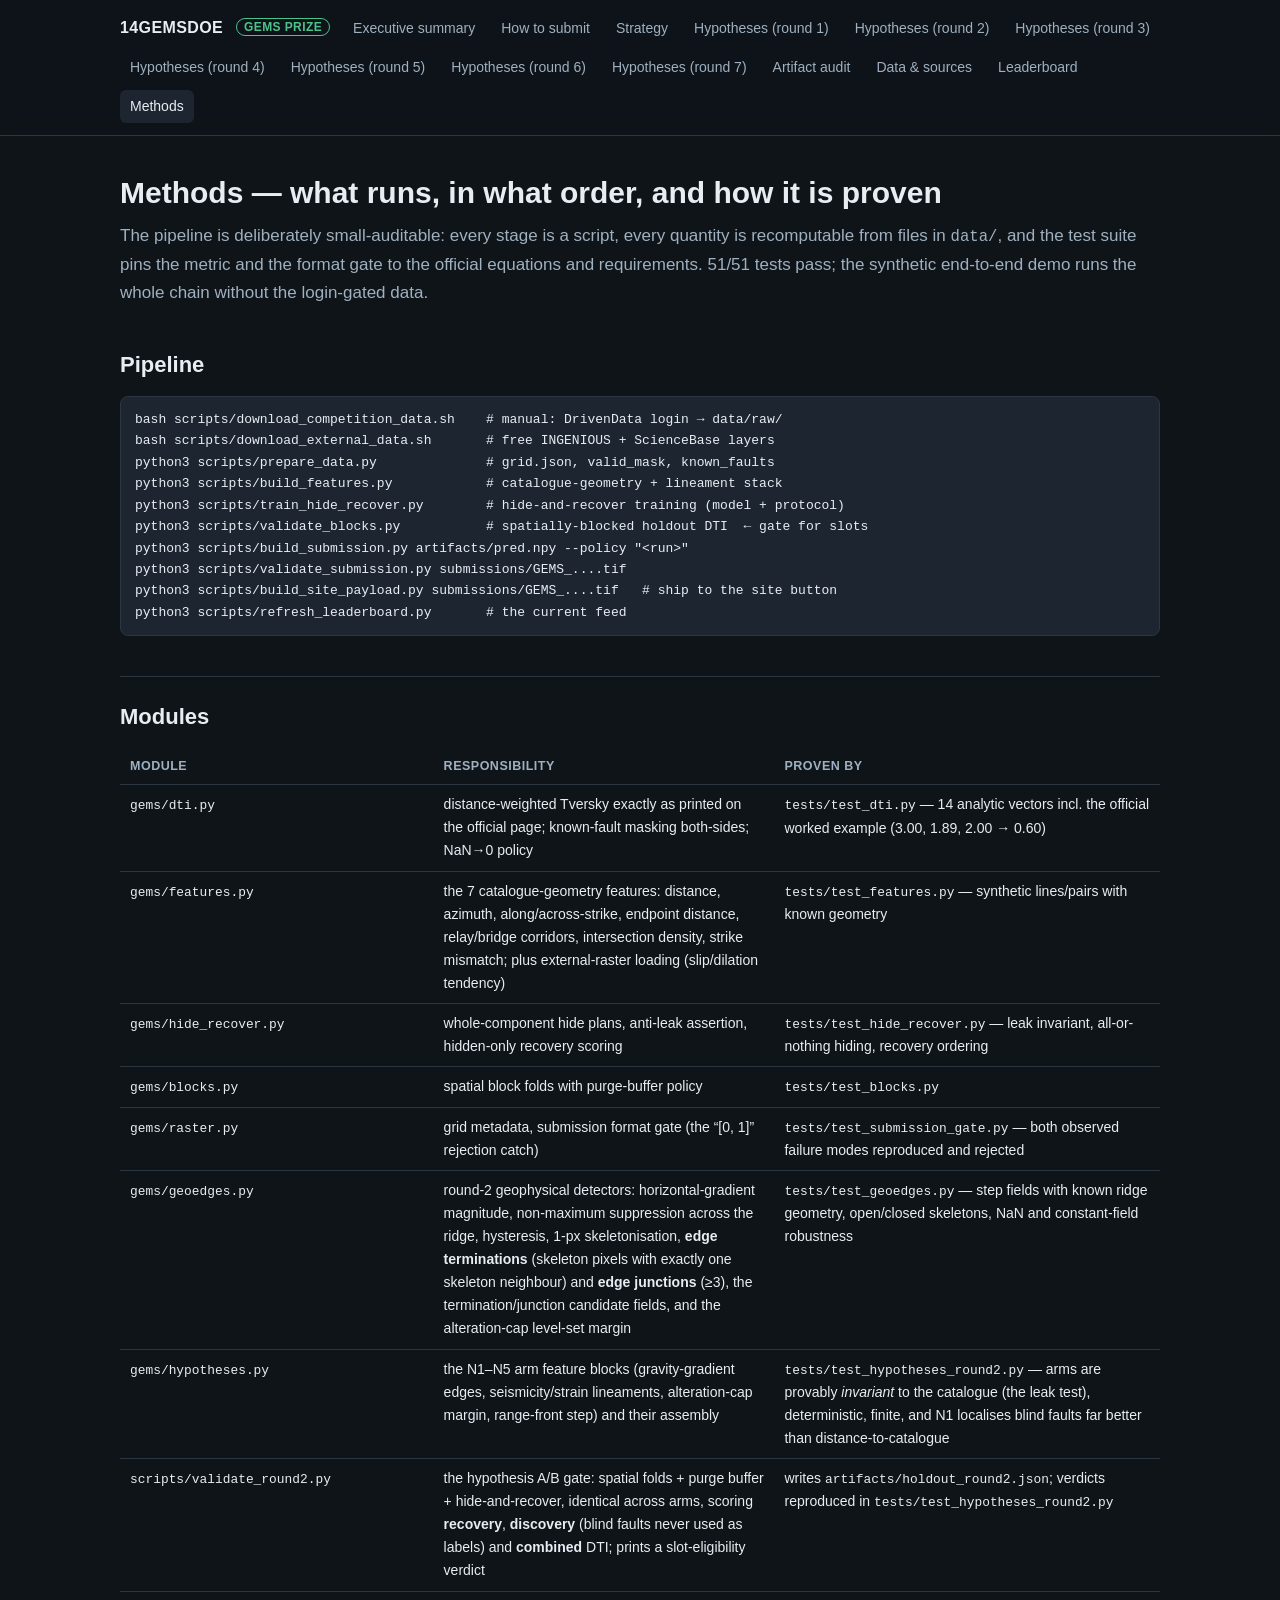
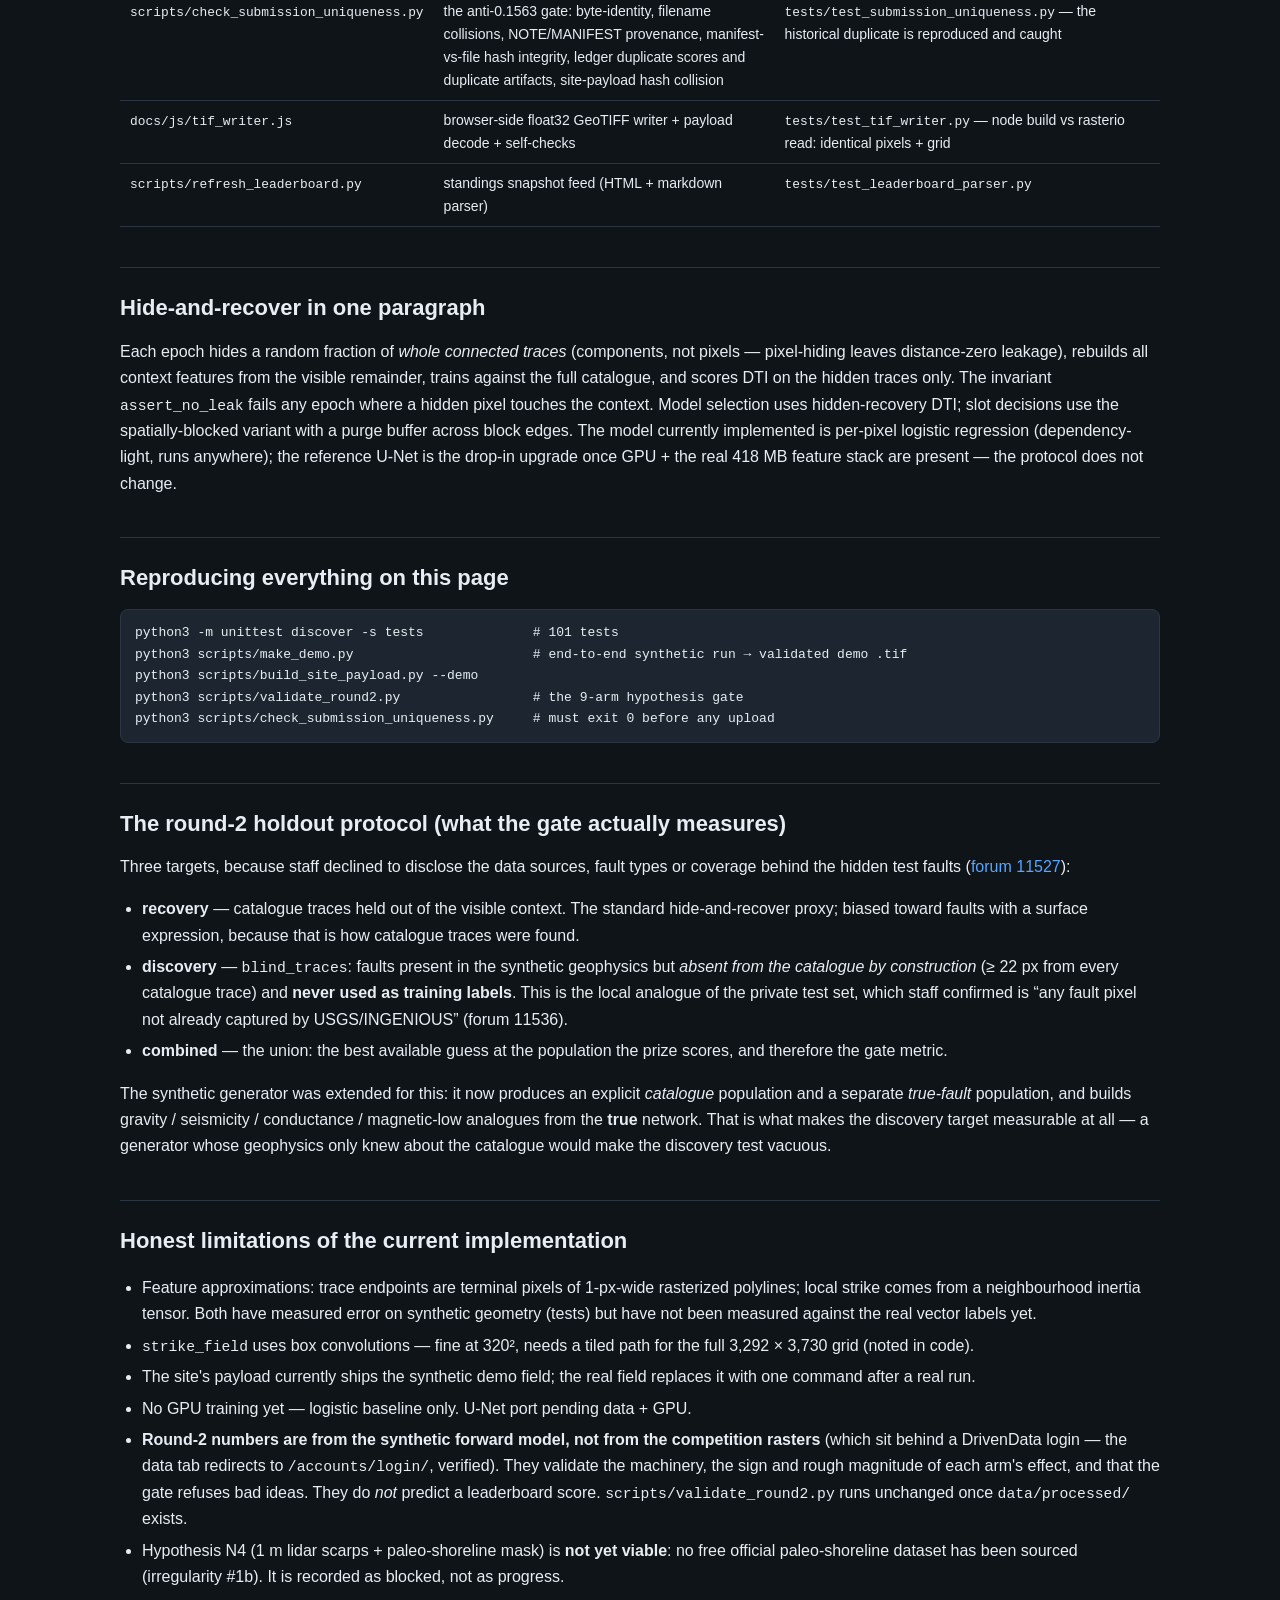
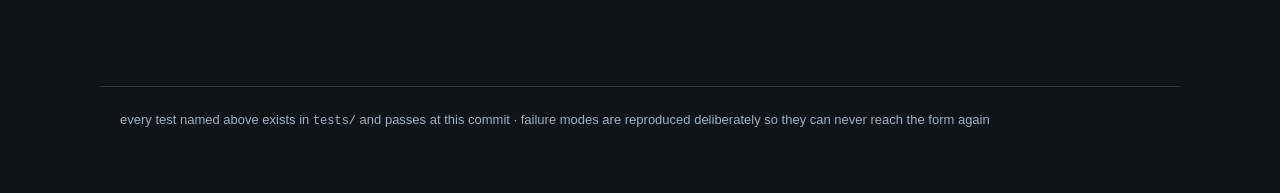
<file: docs/methods.html>
<!DOCTYPE html>
<html lang="en">
<head>
<meta charset="utf-8">
<meta name="viewport" content="width=device-width, initial-scale=1">
<title>Methods — 14GEMSDOE</title>
<link rel="stylesheet" href="css/site.css">
</head>
<body>
<header><nav class="nav">
  <span class="brand">14GEMSDOE <span class="tag">GEMS PRIZE</span></span>
  <a href="index.html">Executive summary</a>
  <a href="how-to-submit.html">How to submit</a>
  <a href="strategy.html">Strategy</a>
  <a href="hypotheses.html">Hypotheses (round 1)</a>
  <a href="hypotheses-round2.html">Hypotheses (round 2)</a>
  <a href="hypotheses-round3.html">Hypotheses (round 3)</a>
  <a href="hypotheses-round4.html">Hypotheses (round 4)</a>
  <a href="hypotheses-round5.html">Hypotheses (round 5)</a>
  <a href="hypotheses-round6.html">Hypotheses (round 6)</a>
  <a href="hypotheses-round7.html">Hypotheses (round 7)</a>
  <a href="audit.html">Artifact audit</a>
  <a href="data.html">Data &amp; sources</a>
  <a href="leaderboard.html">Leaderboard</a>
  <a href="methods.html" class="active">Methods</a>
</nav></header>

<main>
<h1>Methods — what runs, in what order, and how it is proven</h1>
<p class="lede">The pipeline is deliberately small-auditable: every stage is a
script, every quantity is recomputable from files in <code>data/</code>, and the
test suite pins the metric and the format gate to the official equations and
requirements. 51/51 tests pass; the synthetic end-to-end demo runs the whole
chain without the login-gated data.</p>

<h2>Pipeline</h2>
<pre>bash scripts/download_competition_data.sh    # manual: DrivenData login → data/raw/
bash scripts/download_external_data.sh       # free INGENIOUS + ScienceBase layers
python3 scripts/prepare_data.py              # grid.json, valid_mask, known_faults
python3 scripts/build_features.py            # catalogue-geometry + lineament stack
python3 scripts/train_hide_recover.py        # hide-and-recover training (model + protocol)
python3 scripts/validate_blocks.py           # spatially-blocked holdout DTI  ← gate for slots
python3 scripts/build_submission.py artifacts/pred.npy --policy "&lt;run&gt;"
python3 scripts/validate_submission.py submissions/GEMS_....tif
python3 scripts/build_site_payload.py submissions/GEMS_....tif   # ship to the site button
python3 scripts/refresh_leaderboard.py       # the current feed</pre>

<h2>Modules</h2>
<table>
<tr><th>Module</th><th>Responsibility</th><th>Proven by</th></tr>
<tr><td><code>gems/dti.py</code></td><td>distance-weighted Tversky exactly as printed on the official page; known-fault masking both-sides; NaN→0 policy</td>
    <td><code>tests/test_dti.py</code> — 14 analytic vectors incl. the official worked example (3.00, 1.89, 2.00 → 0.60)</td></tr>
<tr><td><code>gems/features.py</code></td><td>the 7 catalogue-geometry features: distance, azimuth, along/across-strike, endpoint distance, relay/bridge corridors, intersection density, strike mismatch; plus external-raster loading (slip/dilation tendency)</td>
    <td><code>tests/test_features.py</code> — synthetic lines/pairs with known geometry</td></tr>
<tr><td><code>gems/hide_recover.py</code></td><td>whole-component hide plans, anti-leak assertion, hidden-only recovery scoring</td>
    <td><code>tests/test_hide_recover.py</code> — leak invariant, all-or-nothing hiding, recovery ordering</td></tr>
<tr><td><code>gems/blocks.py</code></td><td>spatial block folds with purge-buffer policy</td>
    <td><code>tests/test_blocks.py</code></td></tr>
<tr><td><code>gems/raster.py</code></td><td>grid metadata, submission format gate (the “[0, 1]” rejection catch)</td>
    <td><code>tests/test_submission_gate.py</code> — both observed failure modes reproduced and rejected</td></tr>
<tr><td><code>gems/geoedges.py</code></td><td>round-2 geophysical detectors: horizontal-gradient magnitude, non-maximum suppression across the ridge, hysteresis, 1-px skeletonisation, <strong>edge terminations</strong> (skeleton pixels with exactly one skeleton neighbour) and <strong>edge junctions</strong> (≥3), the termination/junction candidate fields, and the alteration-cap level-set margin</td>
    <td><code>tests/test_geoedges.py</code> — step fields with known ridge geometry, open/closed skeletons, NaN and constant-field robustness</td></tr>
<tr><td><code>gems/hypotheses.py</code></td><td>the N1–N5 arm feature blocks (gravity-gradient edges, seismicity/strain lineaments, alteration-cap margin, range-front step) and their assembly</td>
    <td><code>tests/test_hypotheses_round2.py</code> — arms are provably <em>invariant</em> to the catalogue (the leak test), deterministic, finite, and N1 localises blind faults far better than distance-to-catalogue</td></tr>
<tr><td><code>scripts/validate_round2.py</code></td><td>the hypothesis A/B gate: spatial folds + purge buffer + hide-and-recover, identical across arms, scoring <strong>recovery</strong>, <strong>discovery</strong> (blind faults never used as labels) and <strong>combined</strong> DTI; prints a slot-eligibility verdict</td>
    <td>writes <code>artifacts/holdout_round2.json</code>; verdicts reproduced in <code>tests/test_hypotheses_round2.py</code></td></tr>
<tr><td><code>scripts/check_submission_uniqueness.py</code></td><td>the anti-0.1563 gate: byte-identity, filename collisions, NOTE/MANIFEST provenance, manifest-vs-file hash integrity, ledger duplicate scores and duplicate artifacts, site-payload hash collision</td>
    <td><code>tests/test_submission_uniqueness.py</code> — the historical duplicate is reproduced and caught</td></tr>
<tr><td><code>docs/js/tif_writer.js</code></td><td>browser-side float32 GeoTIFF writer + payload decode + self-checks</td>
    <td><code>tests/test_tif_writer.py</code> — node build vs rasterio read: identical pixels + grid</td></tr>
<tr><td><code>scripts/refresh_leaderboard.py</code></td><td>standings snapshot feed (HTML + markdown parser)</td>
    <td><code>tests/test_leaderboard_parser.py</code></td></tr>
</table>

<h2>Hide-and-recover in one paragraph</h2>
<p>Each epoch hides a random fraction of <em>whole connected traces</em>
(components, not pixels — pixel-hiding leaves distance-zero leakage), rebuilds
all context features from the visible remainder, trains against the full
catalogue, and scores DTI on the hidden traces only. The invariant
<code>assert_no_leak</code> fails any epoch where a hidden pixel touches the
context. Model selection uses hidden-recovery DTI; slot decisions use the
spatially-blocked variant with a purge buffer across block edges. The model
currently implemented is per-pixel logistic regression (dependency-light,
runs anywhere); the reference U-Net is the drop-in upgrade once GPU + the real
418 MB feature stack are present — the protocol does not change.</p>

<h2>Reproducing everything on this page</h2>
<pre>python3 -m unittest discover -s tests              # 101 tests
python3 scripts/make_demo.py                       # end-to-end synthetic run → validated demo .tif
python3 scripts/build_site_payload.py --demo
python3 scripts/validate_round2.py                 # the 9-arm hypothesis gate
python3 scripts/check_submission_uniqueness.py     # must exit 0 before any upload</pre>

<h2>The round-2 holdout protocol (what the gate actually measures)</h2>
<p>Three targets, because staff declined to disclose the data sources, fault types
or coverage behind the hidden test faults
(<a href="https://community.drivendata.org/t/how-were-the-new-test-faults-identified-data-sources-and-fault-types/11527" target="_blank" rel="noopener">forum 11527</a>):</p>
<ul>
  <li><strong>recovery</strong> — catalogue traces held out of the visible context.
      The standard hide-and-recover proxy; biased toward faults with a surface
      expression, because that is how catalogue traces were found.</li>
  <li><strong>discovery</strong> — <code>blind_traces</code>: faults present in the
      synthetic geophysics but <em>absent from the catalogue by construction</em>
      (≥ 22 px from every catalogue trace) and <strong>never used as training
      labels</strong>. This is the local analogue of the private test set, which
      staff confirmed is &ldquo;any fault pixel not already captured by
      USGS/INGENIOUS&rdquo; (forum 11536).</li>
  <li><strong>combined</strong> — the union: the best available guess at the
      population the prize scores, and therefore the gate metric.</li>
</ul>
<p>The synthetic generator was extended for this: it now produces an explicit
<em>catalogue</em> population and a separate <em>true-fault</em> population, and
builds gravity / seismicity / conductance / magnetic-low analogues from the
<strong>true</strong> network. That is what makes the discovery target measurable
at all — a generator whose geophysics only knew about the catalogue would make the
discovery test vacuous.</p>

<h2>Honest limitations of the current implementation</h2>
<ul>
  <li>Feature approximations: trace endpoints are terminal pixels of 1-px-wide
      rasterized polylines; local strike comes from a neighbourhood inertia
      tensor. Both have measured error on synthetic geometry (tests) but have
      not been measured against the real vector labels yet.</li>
  <li><code>strike_field</code> uses box convolutions — fine at 320², needs a
      tiled path for the full 3,292 × 3,730 grid (noted in code).</li>
  <li>The site's payload currently ships the synthetic demo field; the real
      field replaces it with one command after a real run.</li>
  <li>No GPU training yet — logistic baseline only. U-Net port pending data + GPU.</li>
  <li><strong>Round-2 numbers are from the synthetic forward model, not from the
      competition rasters</strong> (which sit behind a DrivenData login — the data
      tab redirects to <code>/accounts/login/</code>, verified). They validate the
      machinery, the sign and rough magnitude of each arm's effect, and that the
      gate refuses bad ideas. They do <em>not</em> predict a leaderboard score.
      <code>scripts/validate_round2.py</code> runs unchanged once
      <code>data/processed/</code> exists.</li>
  <li>Hypothesis N4 (1 m lidar scarps + paleo-shoreline mask) is <strong>not yet
      viable</strong>: no free official paleo-shoreline dataset has been sourced
      (irregularity #1b). It is recorded as blocked, not as progress.</li>
</ul>
</main>

<footer>
  every test named above exists in <code>tests/</code> and passes at this commit ·
  failure modes are reproduced deliberately so they can never reach the form again
</footer>
</body>
</html>
</file>
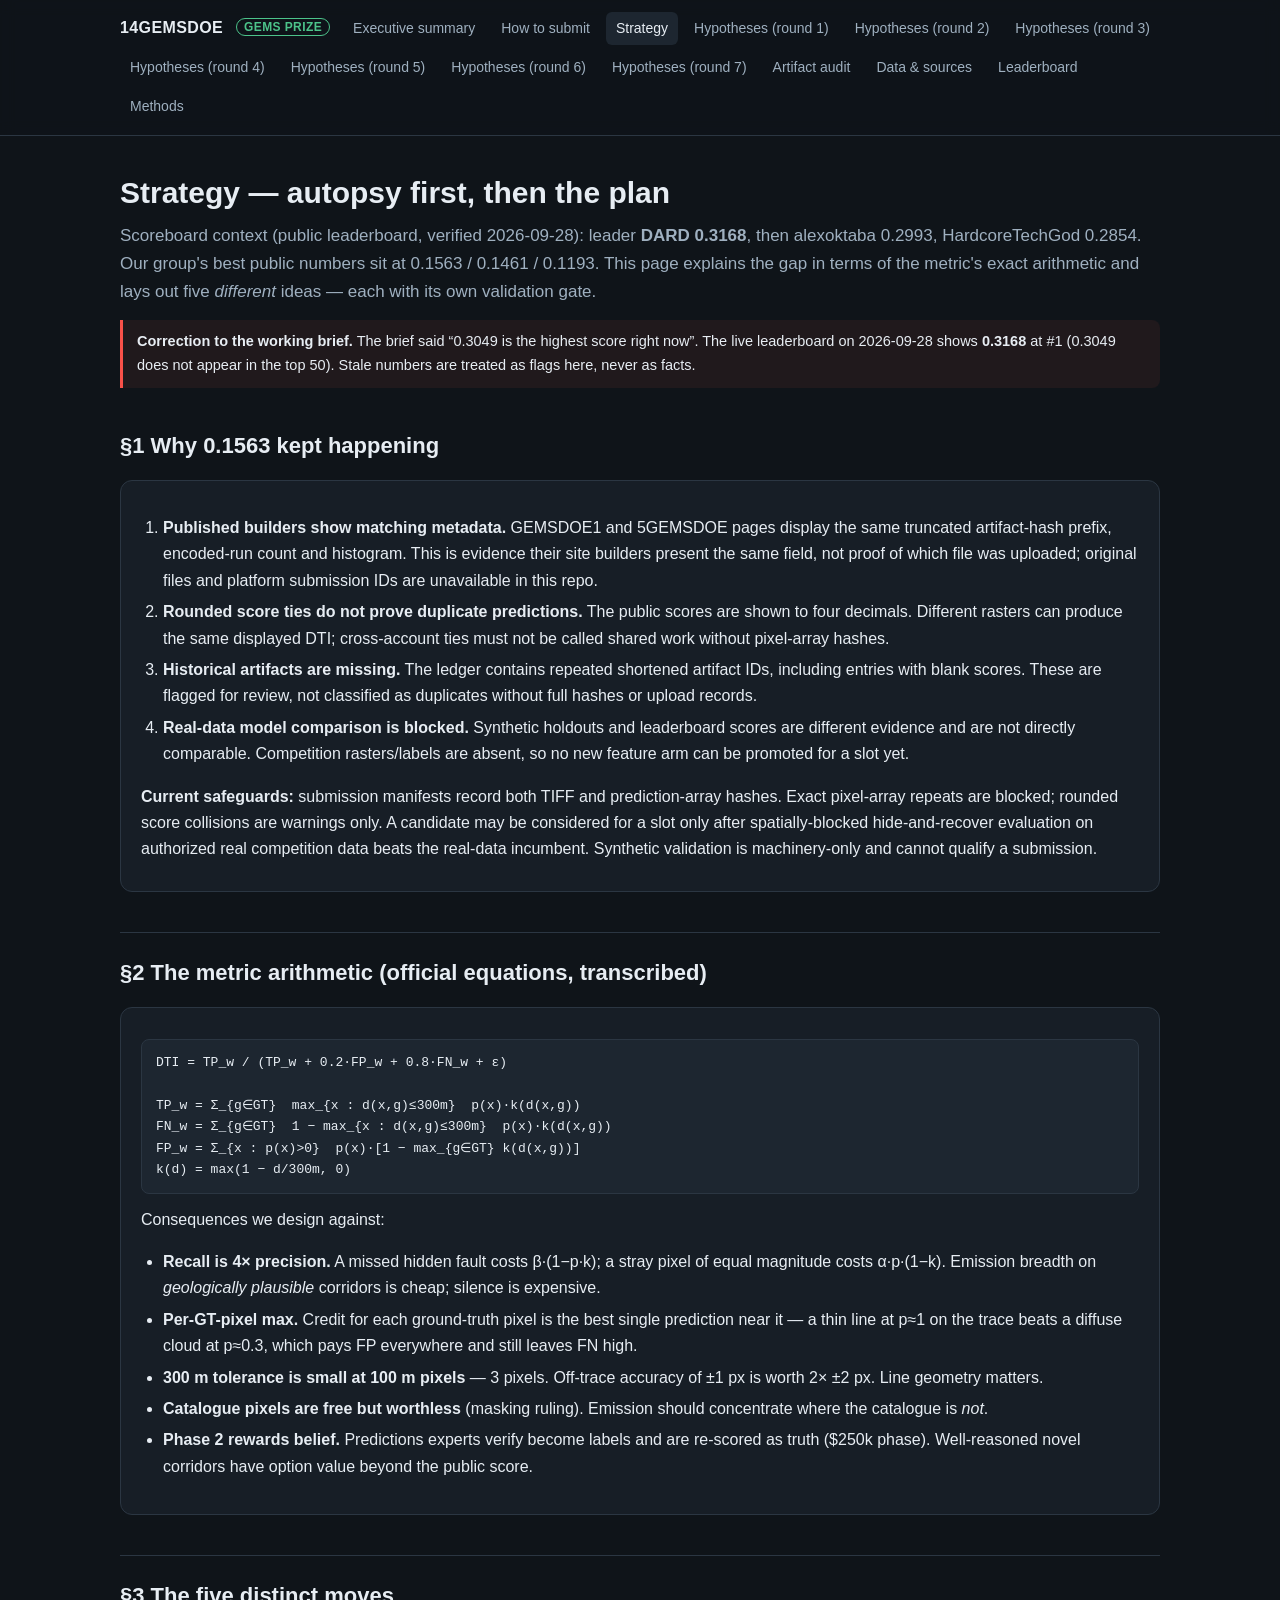
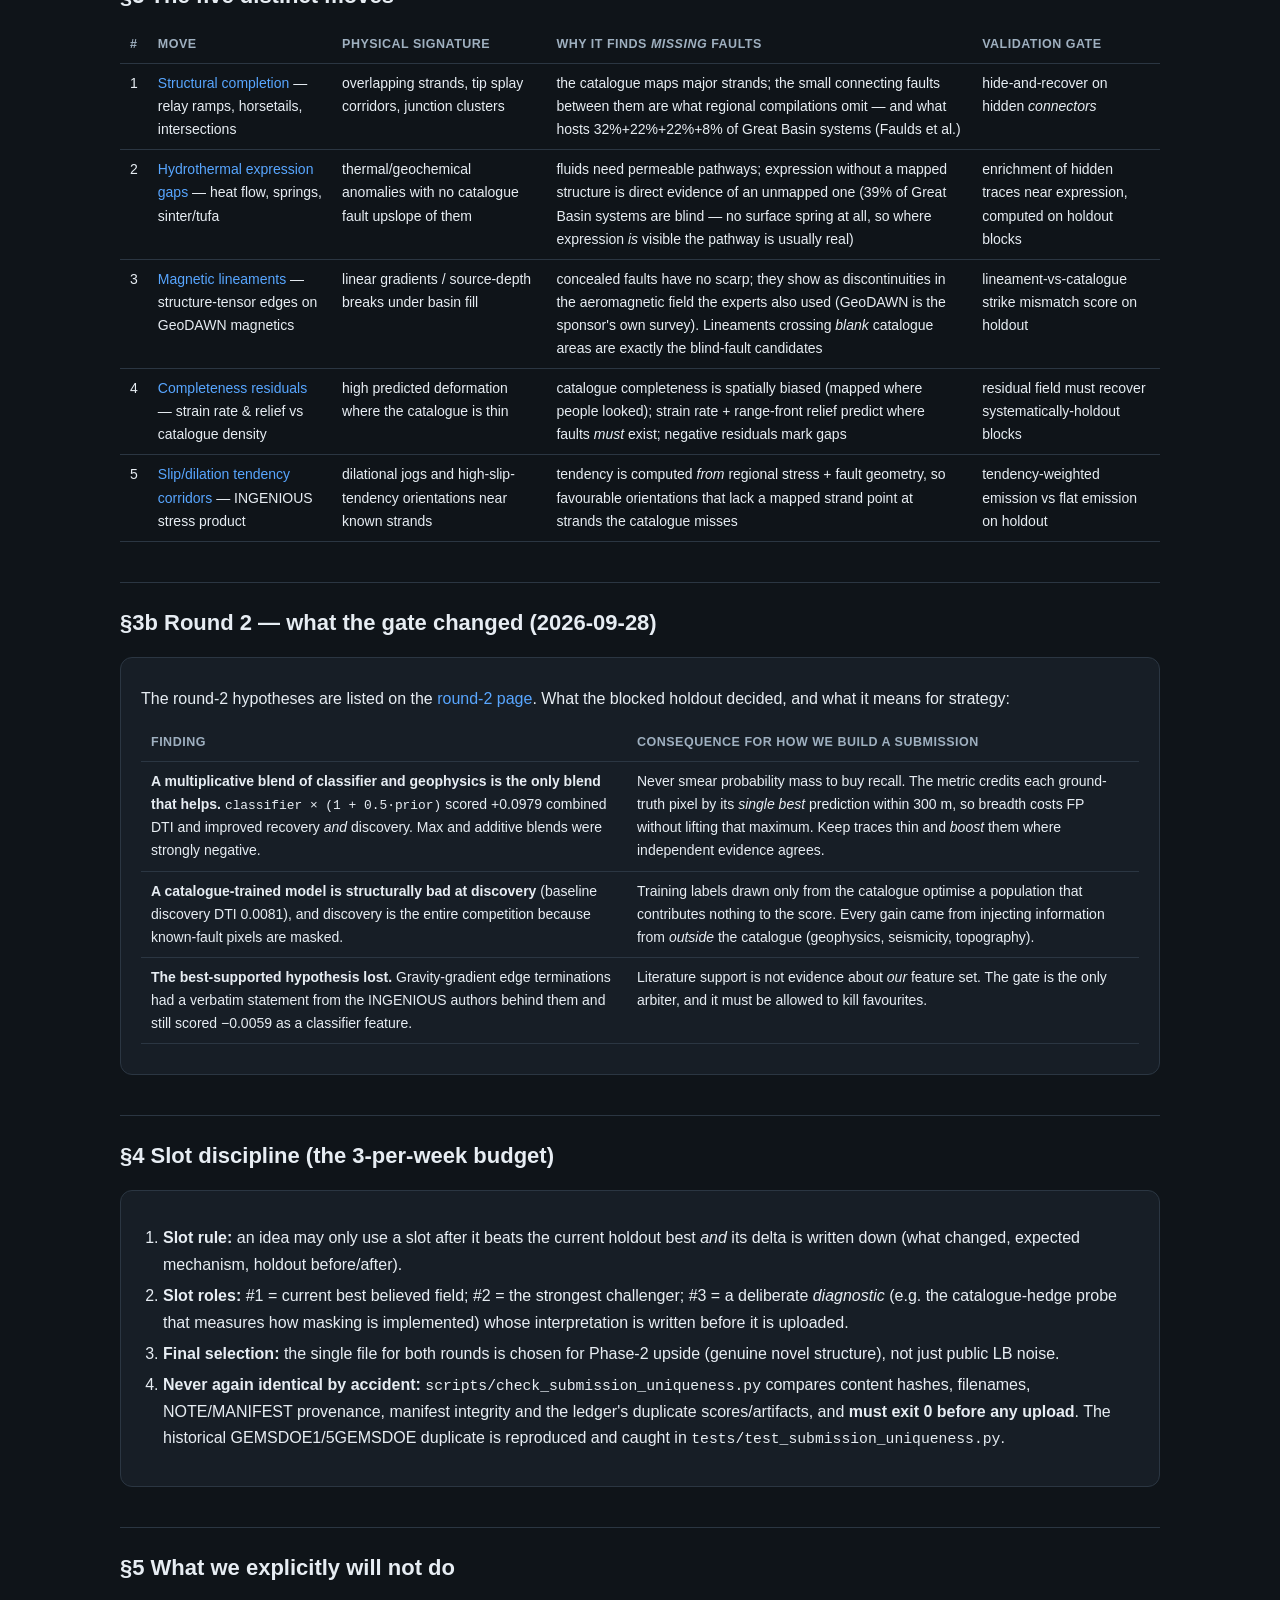
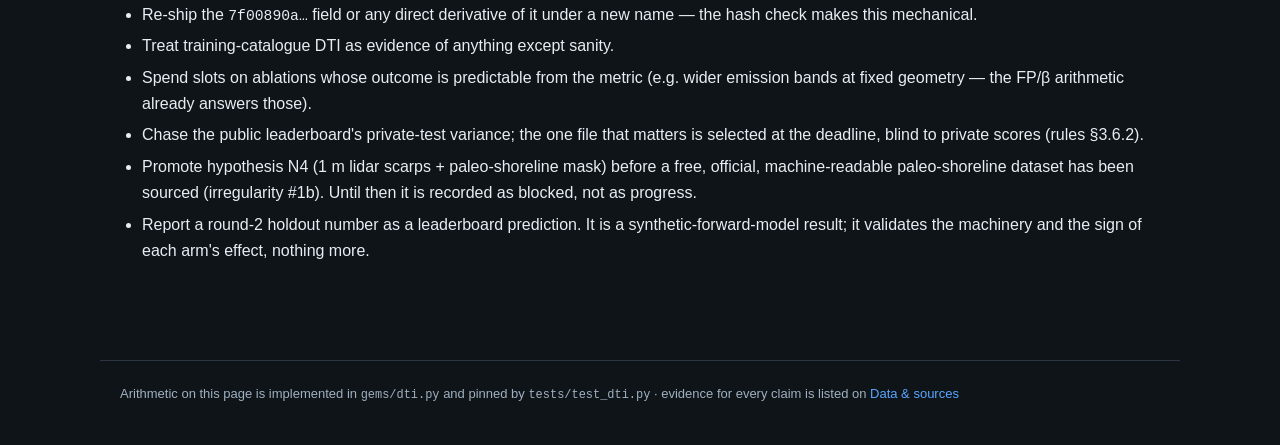
<file: docs/strategy.html>
<!DOCTYPE html>
<html lang="en">
<head>
<meta charset="utf-8">
<meta name="viewport" content="width=device-width, initial-scale=1">
<title>Strategy — 14GEMSDOE</title>
<link rel="stylesheet" href="css/site.css">
</head>
<body>
<header><nav class="nav">
  <span class="brand">14GEMSDOE <span class="tag">GEMS PRIZE</span></span>
  <a href="index.html">Executive summary</a>
  <a href="how-to-submit.html">How to submit</a>
  <a href="strategy.html" class="active">Strategy</a>
  <a href="hypotheses.html">Hypotheses (round 1)</a>
  <a href="hypotheses-round2.html">Hypotheses (round 2)</a>
  <a href="hypotheses-round3.html">Hypotheses (round 3)</a>
  <a href="hypotheses-round4.html">Hypotheses (round 4)</a>
  <a href="hypotheses-round5.html">Hypotheses (round 5)</a>
  <a href="hypotheses-round6.html">Hypotheses (round 6)</a>
  <a href="hypotheses-round7.html">Hypotheses (round 7)</a>
  <a href="audit.html">Artifact audit</a>
  <a href="data.html">Data &amp; sources</a>
  <a href="leaderboard.html">Leaderboard</a>
  <a href="methods.html">Methods</a>
</nav></header>

<main>
<h1>Strategy — autopsy first, then the plan</h1>
<p class="lede">Scoreboard context (public leaderboard, verified 2026-09-28):
leader <strong>DARD 0.3168</strong>, then alexoktaba 0.2993, HardcoreTechGod 0.2854.
Our group's best public numbers sit at 0.1563 / 0.1461 / 0.1193. This page
explains the gap in terms of the metric's exact arithmetic and lays out five
<em>different</em> ideas — each with its own validation gate.</p>

<div class="note bad"><strong>Correction to the working brief.</strong> The brief
said “0.3049 is the highest score right now”. The live leaderboard on 2026-09-28
shows <strong>0.3168</strong> at #1 (0.3049 does not appear in the top 50).
Stale numbers are treated as flags here, never as facts.</div>

<h2>§1 Why 0.1563 kept happening</h2>
<div class="card">
<ol>
  <li><strong>Published builders show matching metadata.</strong> GEMSDOE1 and
      5GEMSDOE pages display the same truncated artifact-hash prefix, encoded-run
      count and histogram. This is evidence their site builders present the same
      field, not proof of which file was uploaded; original files and platform
      submission IDs are unavailable in this repo.</li>
  <li><strong>Rounded score ties do not prove duplicate predictions.</strong>
      The public scores are shown to four decimals. Different rasters can produce
      the same displayed DTI; cross-account ties must not be called shared work
      without pixel-array hashes.</li>
  <li><strong>Historical artifacts are missing.</strong> The ledger contains
      repeated shortened artifact IDs, including entries with blank scores.
      These are flagged for review, not classified as duplicates without full
      hashes or upload records.</li>
  <li><strong>Real-data model comparison is blocked.</strong> Synthetic holdouts
      and leaderboard scores are different evidence and are not directly
      comparable. Competition rasters/labels are absent, so no new feature arm
      can be promoted for a slot yet.</li>
</ol>
<p><strong>Current safeguards:</strong> submission manifests record both TIFF
and prediction-array hashes. Exact pixel-array repeats are blocked; rounded
score collisions are warnings only. A candidate may be considered for a slot
only after spatially-blocked hide-and-recover evaluation on authorized real
competition data beats the real-data incumbent. Synthetic validation is
machinery-only and cannot qualify a submission.</p>
</div>

<h2>§2 The metric arithmetic (official equations, transcribed)</h2>
<div class="card">
<pre>DTI = TP_w / (TP_w + 0.2·FP_w + 0.8·FN_w + ε)

TP_w = Σ_{g∈GT}  max_{x : d(x,g)≤300m}  p(x)·k(d(x,g))
FN_w = Σ_{g∈GT}  1 − max_{x : d(x,g)≤300m}  p(x)·k(d(x,g))
FP_w = Σ_{x : p(x)&gt;0}  p(x)·[1 − max_{g∈GT} k(d(x,g))]
k(d) = max(1 − d/300m, 0)</pre>
<p>Consequences we design against:</p>
<ul>
  <li><strong>Recall is 4× precision.</strong> A missed hidden fault costs
      β·(1−p·k); a stray pixel of equal magnitude costs α·p·(1−k). Emission
      breadth on <em>geologically plausible</em> corridors is cheap; silence is expensive.</li>
  <li><strong>Per-GT-pixel max.</strong> Credit for each ground-truth pixel is the
      best single prediction near it — a thin line at p≈1 on the trace beats a
      diffuse cloud at p≈0.3, which pays FP everywhere and still leaves FN high.</li>
  <li><strong>300 m tolerance is small at 100 m pixels</strong> — 3 pixels.
      Off-trace accuracy of ±1 px is worth 2× ±2 px. Line geometry matters.</li>
  <li><strong>Catalogue pixels are free but worthless</strong> (masking ruling).
      Emission should concentrate where the catalogue is <em>not</em>.</li>
  <li><strong>Phase 2 rewards belief.</strong> Predictions experts verify become
      labels and are re-scored as truth ($250k phase). Well-reasoned novel
      corridors have option value beyond the public score.</li>
</ul>
</div>

<h2>§3 The five distinct moves</h2>
<table>
<tr><th>#</th><th>Move</th><th>Physical signature</th><th>Why it finds <em>missing</em> faults</th><th>Validation gate</th></tr>
<tr><td>1</td><td><a href="hypotheses.html#h1">Structural completion</a> — relay ramps, horsetails, intersections</td>
    <td>overlapping strands, tip splay corridors, junction clusters</td>
    <td>the catalogue maps major strands; the small connecting faults between
        them are what regional compilations omit — and what hosts 32%+22%+22%+8%
        of Great Basin systems (Faulds et al.)</td>
    <td>hide-and-recover on hidden <em>connectors</em></td></tr>
<tr><td>2</td><td><a href="hypotheses.html#h2">Hydrothermal expression gaps</a> — heat flow, springs, sinter/tufa</td>
    <td>thermal/geochemical anomalies with no catalogue fault upslope of them</td>
    <td>fluids need permeable pathways; expression without a mapped structure is
        direct evidence of an unmapped one (39% of Great Basin systems are
        blind — no surface spring at all, so where expression <em>is</em> visible
        the pathway is usually real)</td>
    <td>enrichment of hidden traces near expression, computed on holdout blocks</td></tr>
<tr><td>3</td><td><a href="hypotheses.html#h3">Magnetic lineaments</a> — structure-tensor edges on GeoDAWN magnetics</td>
    <td>linear gradients / source-depth breaks under basin fill</td>
    <td>concealed faults have no scarp; they show as discontinuities in the
        aeromagnetic field the experts also used (GeoDAWN is the sponsor's own
        survey). Lineaments crossing <em>blank</em> catalogue areas are exactly
        the blind-fault candidates</td>
    <td>lineament-vs-catalogue strike mismatch score on holdout</td></tr>
<tr><td>4</td><td><a href="hypotheses.html#h4">Completeness residuals</a> — strain rate &amp; relief vs catalogue density</td>
    <td>high predicted deformation where the catalogue is thin</td>
    <td>catalogue completeness is spatially biased (mapped where people looked);
        strain rate + range-front relief predict where faults <em>must</em> exist;
        negative residuals mark gaps</td>
    <td>residual field must recover systematically-holdout blocks</td></tr>
<tr><td>5</td><td><a href="hypotheses.html#h5">Slip/dilation tendency corridors</a> — INGENIOUS stress product</td>
    <td>dilational jogs and high-slip-tendency orientations near known strands</td>
    <td>tendency is computed <em>from</em> regional stress + fault geometry, so
        favourable orientations that lack a mapped strand point at strands the
        catalogue misses</td>
    <td>tendency-weighted emission vs flat emission on holdout</td></tr>
</table>

<h2>§3b Round 2 — what the gate changed (2026-09-28)</h2>
<div class="card">
<p>The round-2 hypotheses are listed on the
<a href="hypotheses-round2.html">round-2 page</a>. What the blocked holdout
decided, and what it means for strategy:</p>
<table>
<tr><th>Finding</th><th>Consequence for how we build a submission</th></tr>
<tr><td><strong>A multiplicative blend of classifier and geophysics is the only
    blend that helps.</strong> <code>classifier × (1 + 0.5·prior)</code> scored
    +0.0979 combined DTI and improved recovery <em>and</em> discovery. Max and
    additive blends were strongly negative.</td>
    <td>Never smear probability mass to buy recall. The metric credits each
        ground-truth pixel by its <em>single best</em> prediction within 300 m, so
        breadth costs FP without lifting that maximum. Keep traces thin and
        <em>boost</em> them where independent evidence agrees.</td></tr>
<tr><td><strong>A catalogue-trained model is structurally bad at discovery</strong>
    (baseline discovery DTI 0.0081), and discovery is the entire competition
    because known-fault pixels are masked.</td>
    <td>Training labels drawn only from the catalogue optimise a population that
        contributes nothing to the score. Every gain came from injecting
        information from <em>outside</em> the catalogue (geophysics, seismicity,
        topography).</td></tr>
<tr><td><strong>The best-supported hypothesis lost.</strong> Gravity-gradient edge
    terminations had a verbatim statement from the INGENIOUS authors behind them
    and still scored −0.0059 as a classifier feature.</td>
    <td>Literature support is not evidence about <em>our</em> feature set. The gate
        is the only arbiter, and it must be allowed to kill favourites.</td></tr>
</table>
</div>

<h2>§4 Slot discipline (the 3-per-week budget)</h2>
<div class="card">
<ol>
  <li><strong>Slot rule:</strong> an idea may only use a slot after it beats the
        current holdout best <em>and</em> its delta is written down (what changed,
        expected mechanism, holdout before/after).</li>
  <li><strong>Slot roles:</strong> #1 = current best believed field; #2 = the
        strongest challenger; #3 = a deliberate <em>diagnostic</em> (e.g. the
        catalogue-hedge probe that measures how masking is implemented) whose
        interpretation is written before it is uploaded.</li>
  <li><strong>Final selection:</strong> the single file for both rounds is chosen
        for Phase-2 upside (genuine novel structure), not just public LB noise.</li>
  <li><strong>Never again identical by accident:</strong>
        <code>scripts/check_submission_uniqueness.py</code> compares content
        hashes, filenames, NOTE/MANIFEST provenance, manifest integrity and the
        ledger's duplicate scores/artifacts, and <strong>must exit 0 before any
        upload</strong>. The historical GEMSDOE1/5GEMSDOE duplicate is reproduced
        and caught in <code>tests/test_submission_uniqueness.py</code>.</li>
</ol>
</div>

<h2>§5 What we explicitly will not do</h2>
<ul>
  <li>Re-ship the <code>7f00890a…</code> field or any direct derivative of it
      under a new name — the hash check makes this mechanical.</li>
  <li>Treat training-catalogue DTI as evidence of anything except sanity.</li>
  <li>Spend slots on ablations whose outcome is predictable from the metric
      (e.g. wider emission bands at fixed geometry — the FP/β arithmetic already
      answers those).</li>
  <li>Chase the public leaderboard's private-test variance; the one file that
      matters is selected at the deadline, blind to private scores (rules §3.6.2).</li>
  <li>Promote hypothesis N4 (1 m lidar scarps + paleo-shoreline mask) before a
      free, official, machine-readable paleo-shoreline dataset has been sourced
      (irregularity #1b). Until then it is recorded as blocked, not as progress.</li>
  <li>Report a round-2 holdout number as a leaderboard prediction. It is a
      synthetic-forward-model result; it validates the machinery and the sign of
      each arm's effect, nothing more.</li>
</ul>
</main>

<footer>
  Arithmetic on this page is implemented in <code>gems/dti.py</code> and pinned by
  <code>tests/test_dti.py</code> · evidence for every claim is listed on
  <a href="data.html">Data &amp; sources</a>
</footer>
</body>
</html>
</file>
<file: docs/css/site.css>
:root {
  --bg: #0f1419;
  --panel: #171e26;
  --panel2: #1d2630;
  --ink: #e7edf3;
  --muted: #9fb0c0;
  --accent: #4cc38a;
  --accent2: #58a6ff;
  --warn: #e3b341;
  --bad: #f85149;
  --ok: #3fb950;
  --line: #2b3642;
  --mono: ui-monospace, SFMono-Regular, Menlo, Consolas, monospace;
}
* { box-sizing: border-box; }
html { scroll-behavior: smooth; }
body {
  margin: 0; background: var(--bg); color: var(--ink);
  font: 16px/1.65 -apple-system, BlinkMacSystemFont, "Segoe UI", Roboto, sans-serif;
}
a { color: var(--accent2); text-decoration: none; }
a:hover { text-decoration: underline; }
code, .mono { font-family: var(--mono); font-size: 0.92em; }
pre {
  background: var(--panel2); border: 1px solid var(--line); border-radius: 8px;
  padding: 12px 14px; overflow-x: auto; font-family: var(--mono); font-size: 13px;
}
header {
  border-bottom: 1px solid var(--line); background: rgba(15,20,25,0.92);
  position: sticky; top: 0; z-index: 20; backdrop-filter: blur(8px);
}
.nav {
  max-width: 1080px; margin: 0 auto; padding: 12px 20px;
  display: flex; gap: 6px; flex-wrap: wrap; align-items: center;
}
.brand { font-weight: 700; letter-spacing: 0.4px; margin-right: auto; }
.brand .tag { color: var(--accent); font-size: 12px; border: 1px solid var(--accent);
  padding: 1px 7px; border-radius: 99px; margin-left: 8px; vertical-align: 2px; }
.nav a { color: var(--muted); padding: 5px 10px; border-radius: 6px; font-size: 14px; }
.nav a:hover { color: var(--ink); background: var(--panel2); text-decoration: none; }
.nav a.active { color: var(--ink); background: var(--panel2); }
main { max-width: 1080px; margin: 0 auto; padding: 28px 20px 80px; }
h1 { font-size: 30px; line-height: 1.25; margin: 10px 0 6px; }
h2 { font-size: 22px; margin: 40px 0 12px; border-top: 1px solid var(--line); padding-top: 22px; }
h2:first-of-type { border-top: 0; padding-top: 0; }
h3 { font-size: 17px; margin: 26px 0 8px; }
p { margin: 10px 0; }
ul, ol { padding-left: 22px; }
li { margin: 5px 0; }
.lede { color: var(--muted); font-size: 17px; }
.card {
  background: var(--panel); border: 1px solid var(--line); border-radius: 12px;
  padding: 18px 20px; margin: 16px 0;
}
.card.hero {
  border-color: var(--accent); background: linear-gradient(180deg, #16241d, var(--panel));
}
.grid2 { display: grid; grid-template-columns: repeat(auto-fit, minmax(240px, 1fr)); gap: 14px; }
.stat { background: var(--panel2); border: 1px solid var(--line); border-radius: 10px; padding: 12px 14px; }
.stat .k { color: var(--muted); font-size: 12.5px; text-transform: uppercase; letter-spacing: 0.6px; }
.stat .v { font-size: 21px; font-weight: 650; margin-top: 2px; font-family: var(--mono); }
.stat .s { color: var(--muted); font-size: 12.5px; margin-top: 3px; }
.pill { display: inline-block; font-size: 12px; padding: 2px 9px; border-radius: 99px;
  border: 1px solid var(--line); color: var(--muted); vertical-align: 1px; }
.pill.ok { color: var(--ok); border-color: var(--ok); }
.pill.warn { color: var(--warn); border-color: var(--warn); }
.pill.bad { color: var(--bad); border-color: var(--bad); }
.pill.demo { color: var(--warn); border-color: var(--warn); background: rgba(227,179,65,0.08); }
table { width: 100%; border-collapse: collapse; margin: 12px 0; font-size: 14px; }
th, td { text-align: left; padding: 8px 10px; border-bottom: 1px solid var(--line); vertical-align: top; }
th { color: var(--muted); font-weight: 600; font-size: 12.5px; text-transform: uppercase;
  letter-spacing: 0.5px; }
tr:hover td { background: rgba(255,255,255,0.02); }
.btn {
  display: inline-block; border: 0; border-radius: 8px; padding: 11px 18px;
  font-size: 15px; font-weight: 650; cursor: pointer; margin: 6px 8px 6px 0;
}
.btn.primary { background: var(--accent); color: #06281a; }
.btn.secondary { background: var(--panel2); color: var(--ink); border: 1px solid var(--line); }
.btn:disabled { opacity: 0.45; cursor: not-allowed; }
.note {
  border-left: 3px solid var(--warn); background: rgba(227,179,65,0.07);
  padding: 10px 14px; border-radius: 0 8px 8px 0; margin: 14px 0; font-size: 14.5px;
}
.note.ok { border-color: var(--ok); background: rgba(63,185,80,0.07); }
.note.bad { border-color: var(--bad); background: rgba(248,81,73,0.07); }
td.ok   { color: var(--ok);   font-weight: 600; }
td.warn { color: var(--warn); font-weight: 600; }
td.bad  { color: var(--bad);  font-weight: 600; }
footer { border-top: 1px solid var(--line); color: var(--muted); font-size: 13px;
  padding: 22px 20px 40px; max-width: 1080px; margin: 0 auto; }
.src { font-size: 12.5px; color: var(--muted); }
.src a { color: var(--muted); text-decoration: underline dotted; }
details { margin: 10px 0; }
summary { cursor: pointer; color: var(--accent2); }
#buildStatus { font-family: var(--mono); font-size: 13px; white-space: pre-wrap;
  background: var(--panel2); border: 1px solid var(--line); border-radius: 8px;
  padding: 12px 14px; min-height: 60px; margin: 10px 0; }
.kv { font-family: var(--mono); font-size: 13px; }
.kv td:first-child { color: var(--muted); width: 220px; }
.rank-us td { background: rgba(88,166,255,0.08); }
.arrow { color: var(--accent); font-weight: 700; }
</file>
